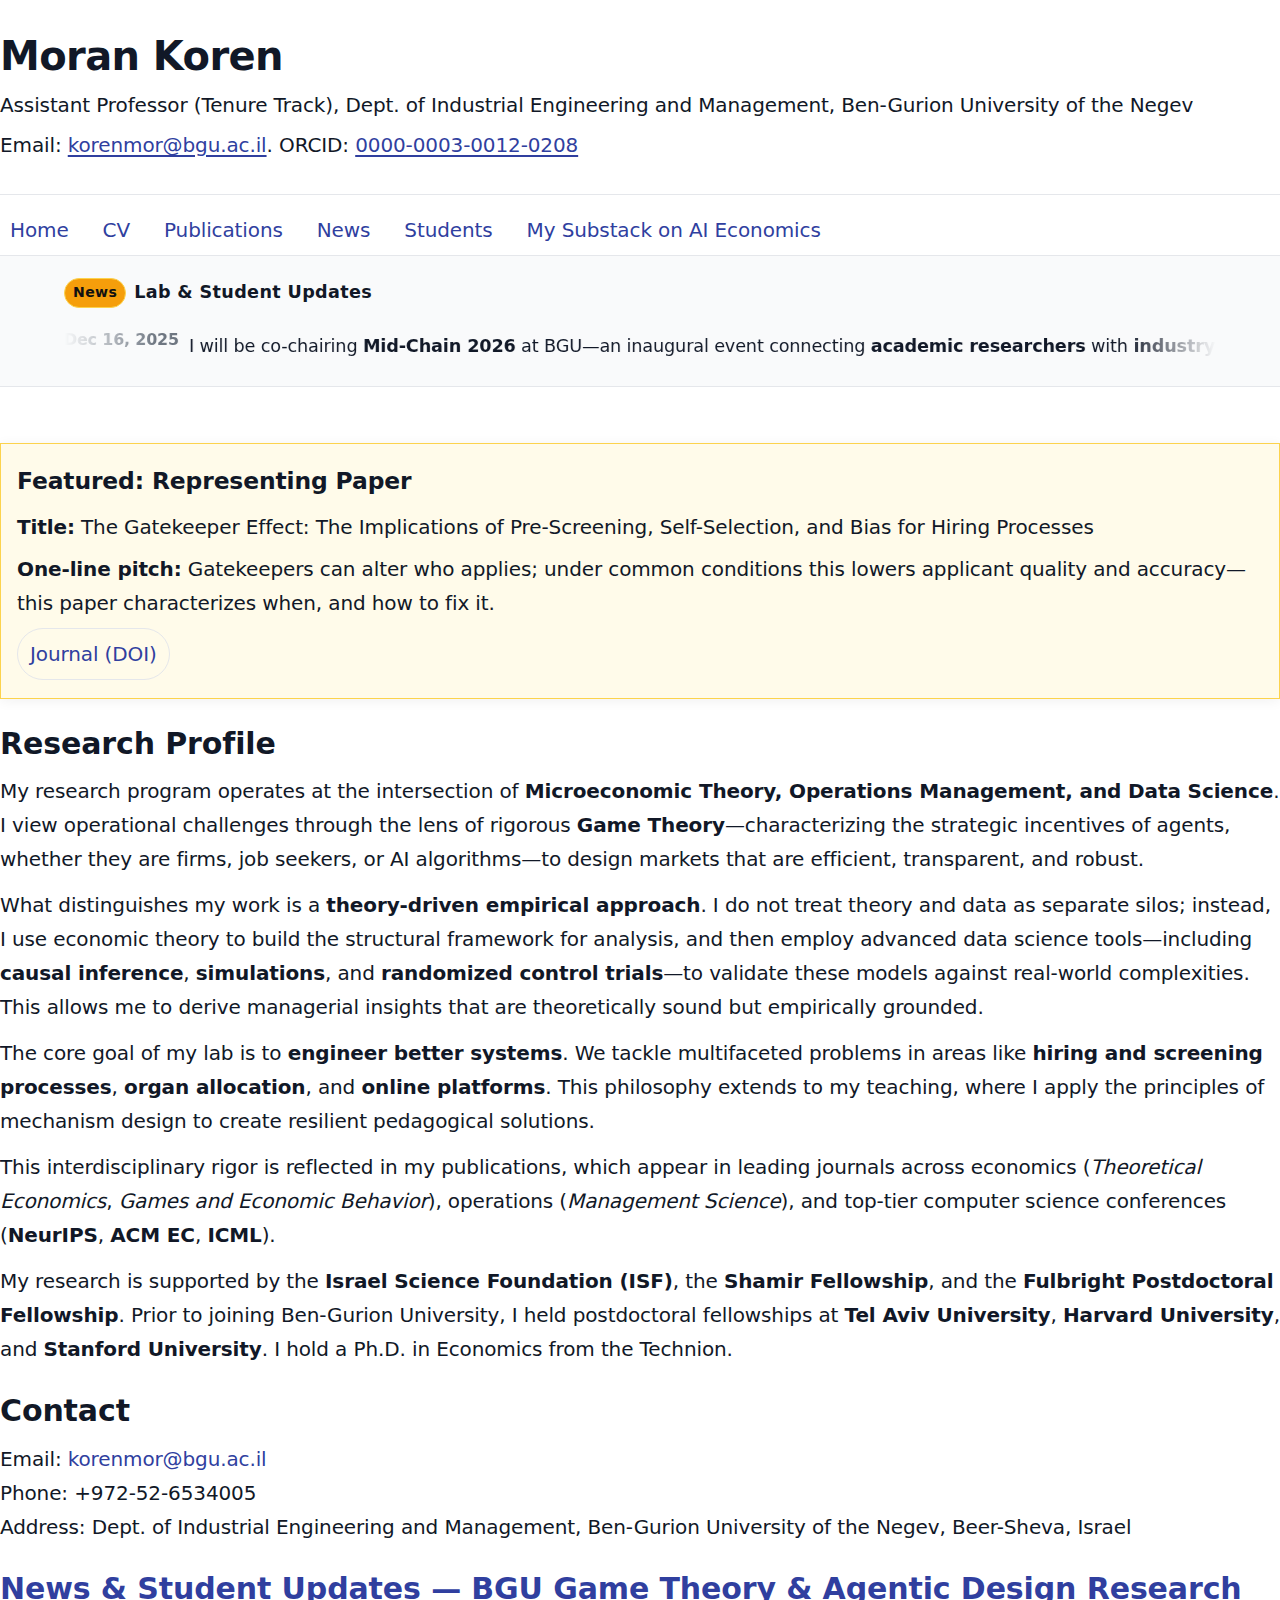
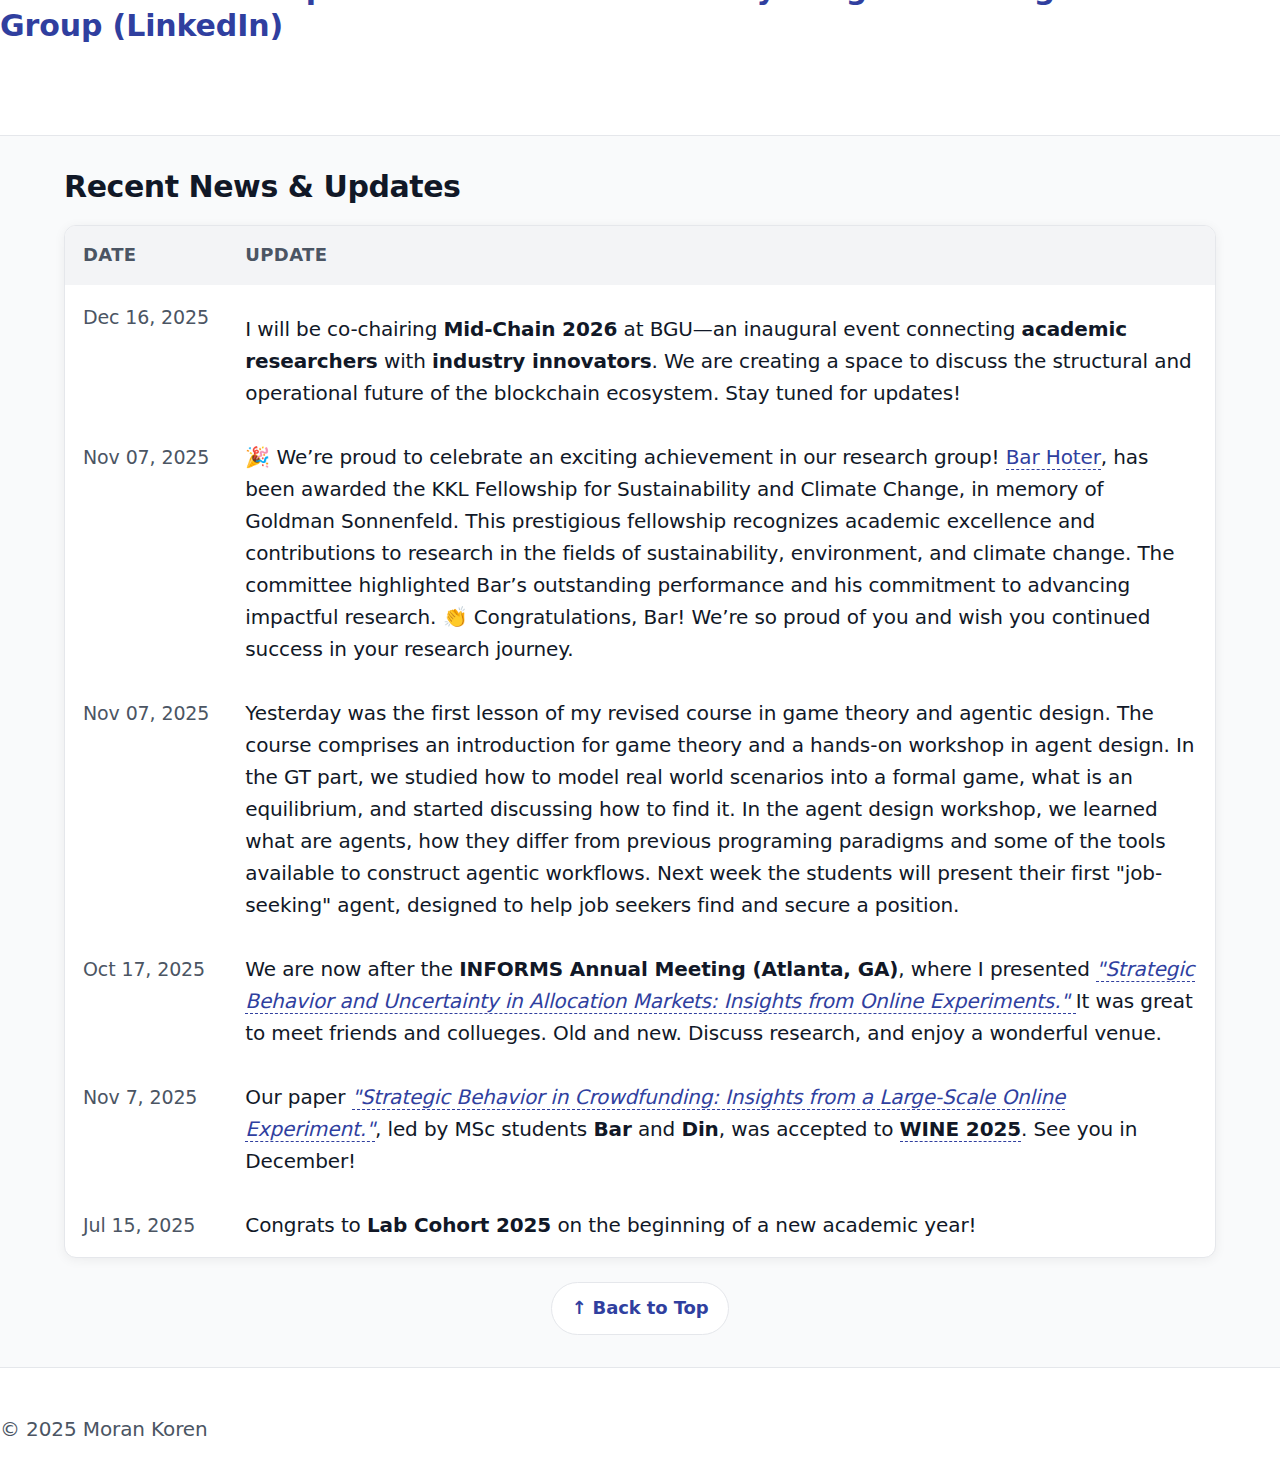
<file: index.html>
<!DOCTYPE html>
<html lang="en">
<head>
  <!-- Google tag (gtag.js) -->
  <script async src="https://www.googletagmanager.com/gtag/js?id=G-2VTLVLV9QM"></script>
  <script>
    window.dataLayer = window.dataLayer || [];
    function gtag(){dataLayer.push(arguments);}
    gtag('js', new Date());
    gtag('config', 'G-2VTLVLV9QM');
  </script>

  <meta charset="UTF-8" />
  <meta name="viewport" content="width=device-width, initial-scale=1.0"/>
  <title>Moran Koren – Academic Website</title>

  <!-- External stylesheet (optional; overridden where needed) -->
  <link rel="stylesheet" href="style.css">

  <style>
    :root{
      --bg: #ffffff;
      --text: #111827;
      --muted: #4b5563;
      --border: #e5e7eb;
      --brand: #303f9f;
      --accent: #f59e0b;
      --panel: #ffffff;
      --shadow: 0 2px 12px rgba(0,0,0,.06);
      --ticker-speed: 30s; /* baseline duration; JS will update */
    }

    html { font-size: clamp(18px, 1.05vw + 8px, 20px); scroll-behavior: smooth; }
    body {
      margin: 0;
      background: var(--bg);
      color: var(--text);
      font: 500 1rem/1.7 ui-sans-serif, system-ui, -apple-system, "Segoe UI",
            Roboto, Arial, "Apple Color Emoji", "Segoe UI Emoji";
      text-rendering: optimizeLegibility;
      -webkit-font-smoothing: antialiased;
      -moz-osx-font-smoothing: grayscale;
      min-height: 100svh;
      display: flex; flex-direction: column;
    }

    header, main, footer {
      width: 100%;
      margin: 0;
      padding: clamp(20px, 3vw, 32px) clamp(24px, 5vw, 80px);
      box-sizing: border-box;
    }

    header h1 { margin: 0 0 8px; font-weight: 800; letter-spacing: -0.015em; line-height: 1.2; }
    header p { margin: 6px 0; }
    header a { color: var(--brand); text-decoration: underline; text-underline-offset: 3px; }

    nav {
      width: 100%; margin: 0;
      padding: 10px clamp(24px, 5vw, 80px) 0;
      display: flex; flex-wrap: wrap; gap: 14px;
      border-top: 1px solid var(--border);
      box-sizing: border-box;
    }
    nav a { color: var(--brand); text-decoration: none; padding: 8px 10px; border-radius: 10px; }
    nav a:hover { background: #f9fafb; text-decoration: underline; text-underline-offset: 3px; }

    main section { margin: 26px 0; }
    h2 { margin: 0 0 10px; line-height: 1.25; }

    .jmp-hero {
      background: #fffbea;
      border: 1px solid #fcd34d;
      border-radius: 12px;
      padding: 18px 16px;
      box-shadow: var(--shadow);
      margin: 24px 0;
      max-width: none;
    }
    .jmp-hero h3 { margin: 0 0 8px; }
    .jmp-hero p { margin: 8px 0; }
    .jmp-links a {
      display: inline-block; margin-right: 10px;
      text-decoration: none; padding: 8px 12px;
      border-radius: 999px; border: 1px solid var(--border);
      color: var(--brand);
    }
    .jmp-links a:hover { text-decoration: underline; text-underline-offset: 3px; }

    a { color: var(--brand); }
    p { margin: 12px 0; }

    /* ======== News reel ======== */
    .news-reel {
      background: #f9fafb;
      border-top: 1px solid var(--border);
      border-bottom: 1px solid var(--border);
      margin: 0;
    }
    .news-reel .inner {
      padding: 10px clamp(24px, 5vw, 80px);
      display: grid; gap: 8px;
    }
    .news-reel .label {
      font-weight: 700; letter-spacing: .02em;
      display: inline-flex; align-items: center; gap: 8px;
    }
    .badge-new {
      font-size: .8em; font-weight: 700; background: var(--accent);
      color: #111; border: 1px solid #fcd34d; padding: 2px 8px; border-radius: 999px;
    }

    .news-ticker {
      overflow: hidden; position: relative;
      min-height: 2.2em;
      white-space: nowrap;
    }
    @supports (mask-image: linear-gradient(to right, black, black)) or (-webkit-mask-image: linear-gradient(to right, black, black)) {
      .news-ticker {
        mask-image: linear-gradient(to right, transparent, black 8%, black 92%, transparent);
        -webkit-mask-image: linear-gradient(to right, transparent, black 8%, black 92%, transparent);
      }
    }

    .news-track {
      display: inline-flex; gap: 28px; align-items: center;
      will-change: transform;
      /* Baseline animation so it moves immediately; JS only tweaks duration */
      animation: mkTicker var(--ticker-speed) linear infinite;
    }
    .news-item { display: inline-flex; align-items: center; gap: 10px; }
    .news-item time { font-size: .9em; color: var(--muted); }
    .news-item a { color: var(--brand); text-decoration: none; border-bottom: 1px dashed var(--brand); }
    .news-item a:hover { text-decoration: underline; text-underline-offset: 3px; }

    /* Unique keyframes: we duplicate items once; -50% loops seamlessly */
    @keyframes mkTicker {
      from { transform: translateX(0); }
      to   { transform: translateX(-50%); }
    }

    .news-ticker:hover .news-track { animation-play-state: paused; }

    @media (prefers-reduced-motion: reduce) {
      .news-track { animation: none !important; transform: none !important; }
    }

    /* ======== News Table Section ======== */
    .news-table-section {
      background: #f9fafb;
      border-top: 1px solid var(--border);
      padding: 32px clamp(24px, 5vw, 80px);
      margin-top: 32px;
    }

    .news-table-section h2 {
      margin: 0 0 20px;
      font-weight: 700;
      letter-spacing: -0.015em;
    }

    .news-table {
      width: 100%;
      border-collapse: separate;
      border-spacing: 0;
      background: var(--panel);
      border: 1px solid var(--border);
      border-radius: 12px;
      overflow: hidden;
      box-shadow: var(--shadow);
    }

    .news-table thead {
      background: #f3f4f6;
      border-bottom: 2px solid var(--border);
    }

    .news-table th {
      text-align: left;
      padding: 14px 18px;
      font-weight: 700;
      font-size: 0.9em;
      letter-spacing: 0.02em;
      color: var(--muted);
      text-transform: uppercase;
    }

    .news-table tbody tr {
      border-bottom: 1px solid var(--border);
      transition: background 0.15s ease;
    }

    .news-table tbody tr:last-child {
      border-bottom: none;
    }

    .news-table tbody tr:hover {
      background: #f9fafb;
    }

    .news-table td {
      padding: 16px 18px;
      vertical-align: top;
    }

    .news-table .date-cell {
      white-space: nowrap;
      color: var(--muted);
      font-size: 0.95em;
      width: 140px;
    }

    .news-table .content-cell {
      line-height: 1.6;
    }

    .news-table .content-cell strong {
      color: var(--text);
      font-weight: 700;
    }

    .news-table .content-cell a {
      color: var(--brand);
      text-decoration: none;
      border-bottom: 1px dashed var(--brand);
    }

    .news-table .content-cell a:hover {
      text-decoration: underline;
      text-underline-offset: 3px;
    }

    .back-to-top {
      margin-top: 24px;
      text-align: center;
    }

    .back-to-top a {
      color: var(--brand);
      text-decoration: none;
      padding: 10px 20px;
      border: 1px solid var(--border);
      border-radius: 999px;
      display: inline-block;
      font-size: 0.9em;
      transition: background 0.15s ease;
    }

    .back-to-top a:hover {
      background: #f3f4f6;
      text-decoration: none;
    }

    .sr-only {
      position: absolute !important;
      width: 1px; height: 1px;
      padding: 0; margin: -1px; overflow: hidden;
      clip: rect(0,0,0,0); white-space: nowrap; border: 0;
    }

    footer {
      color: var(--muted);
      border-top: 1px solid var(--border);
      margin-top: 28px;
      padding-bottom: 32px;
    }

    @media (max-width: 640px){
      nav { gap: 10px; padding: 8px clamp(16px, 4vw, 24px) 0; }
      header, main, footer { padding: clamp(16px, 2vw, 20px) clamp(16px, 4vw, 24px); }
      .news-reel .inner { padding: 10px clamp(16px, 4vw, 24px); }
      .news-table-section { padding: 24px clamp(16px, 4vw, 24px); }
      .news-table th, .news-table td { padding: 12px 14px; }
      .news-table .date-cell { display: block; margin-bottom: 8px; width: auto; }
    }
    @media (min-width: 641px) and (max-width: 1024px) {
      header, main, footer { padding: clamp(20px, 2.5vw, 28px) clamp(32px, 6vw, 64px); }
      nav { padding: 10px clamp(32px, 6vw, 64px) 0; }
      .news-reel .inner { padding: 10px clamp(32px, 6vw, 64px); }
      .news-table-section { padding: 28px clamp(32px, 6vw, 64px); }
    }
    @media (min-width: 1400px) {
      header, main, footer { padding: 32px 120px; }
      nav { padding: 10px 120px 0; }
      .news-reel .inner { padding: 10px 120px; }
      .news-table-section { padding: 32px 120px; }
    }

    header, nav, main, footer { padding-inline: 0 !important; width: 100%; margin: 0; box-sizing: border-box; }
    main { flex: 1 1 auto; }
    .jmp-hero { border-radius: 0; margin-left: 0; margin-right: 0; }
    .container, .wrapper, .content, .page, .site, .main {
      max-width: none !important; margin: 0 !important; padding-inline: 0 !important;
    }
  </style>
</head>
<body id="top">
  <header>
    <h1>Moran Koren</h1>
    <p>Assistant Professor (Tenure Track), Dept. of Industrial Engineering and Management, Ben-Gurion University of the Negev</p>
    <p>Email: <a href="mailto:korenmor@bgu.ac.il">korenmor@bgu.ac.il</a>. ORCID:
      <a href="https://orcid.org/0000-0003-0012-0208" target="_blank" rel="noopener">0000-0003-0012-0208</a>
    </p>
  </header>

  <nav aria-label="Primary">
    <a href="index.html">Home</a>
    <a href="cv.html">CV</a>
    <a href="publications.html">Publications</a>
    <a href="#news-table-section">News</a>
    <a href="students.html">Students</a>
    <a href="https://agenticdesigneconai.substack.com/?utm_campaign=homepage" target="_blank" rel="noopener">My Substack on AI Economics</a>
  </nav>

  <!-- NEWS REEL (ticker will be populated from table) -->
  <section class="news-reel" aria-labelledby="news-reel-title">
    <div class="inner">
      <h3 id="news-reel-title" class="label">
        <span class="badge-new">News</span> Lab & Student Updates
      </h3>

      <div class="news-ticker" aria-live="polite" aria-label="Latest news items auto-scrolling. Hover to pause.">
        <div class="news-track">
          <!-- Will be populated from the news table by JavaScript -->
        </div>
      </div>

      <p class="sr-only">Tip: Hover over the news line to pause scrolling.</p>
    </div>
  </section>

  <script>
    (function () {
      const TICKER_SEL = '.news-ticker';
      const TRACK_SEL  = '.news-track';
      const TABLE_SEL  = '#news-table';

      function populateTickerFromTable() {
        const track = document.querySelector(TRACK_SEL);
        const table = document.querySelector(TABLE_SEL);
        
        if (!track || !table) return;
        
        // Clear existing items
        track.innerHTML = '';
        
        // Get all rows from tbody
        const rows = table.querySelectorAll('tbody tr');
        
        rows.forEach(row => {
          const dateCell = row.querySelector('.date-cell');
          const contentCell = row.querySelector('.content-cell');
          
          if (dateCell && contentCell) {
            const newsItem = document.createElement('span');
            newsItem.className = 'news-item';
            
            // Clone the content to preserve links and formatting
            const dateTime = dateCell.getAttribute('data-datetime') || '';
            const dateText = dateCell.textContent.trim();
            const contentHTML = contentCell.innerHTML;
            
            newsItem.innerHTML = `
              <time datetime="${dateTime}">${dateText}</time>
              ${contentHTML}
            `;
            
            track.appendChild(newsItem);
          }
        });
      }

      function duplicateOnce(track) {
        if (track.dataset.mkCloned) return;
        const originals = Array.from(track.children);
        const frag = document.createDocumentFragment();
        originals.forEach(node => frag.appendChild(node.cloneNode(true)));
        track.appendChild(frag);
        track.dataset.mkCloned = '1';
      }

      function setDuration(track) {
        // Sum width of the FIRST HALF (originals) only
        const halfCount = Math.floor(track.children.length / 2);
        let w = 0;
        for (let i = 0; i < halfCount; i++) {
          w += track.children[i].getBoundingClientRect().width;
        }
        if (w > 0) {
          const pxPerSec = 120; // lower = slower
          const duration = Math.max(14, Math.round(w / pxPerSec));
          // Update via CSS variable so the baseline animation keeps running
          track.style.setProperty('--ticker-speed', duration + 's');
        }
      }

      function initTicker() {
        const ticker = document.querySelector(TICKER_SEL);
        const track  = ticker && ticker.querySelector(TRACK_SEL);
        if (!ticker || !track) return;

        // Populate ticker from table
        populateTickerFromTable();

        // Respect reduced motion
        if (window.matchMedia && window.matchMedia('(prefers-reduced-motion: reduce)').matches) {
          track.style.animation = 'none';
          track.style.transform = 'none';
          return;
        }

        duplicateOnce(track);
        // Measure now and again shortly after (to cover late font/layout settles)
        setDuration(track);
        setTimeout(() => setDuration(track), 500);
        setTimeout(() => setDuration(track), 2000);
      }

      // Start ASAP on DOM ready (no waiting on fonts)
      if (document.readyState === 'loading') {
        document.addEventListener('DOMContentLoaded', initTicker, { once: true });
      } else {
        initTicker();
      }

      // Recalc on visibility/resize/orientation/content changes
      document.addEventListener('visibilitychange', () => { if (!document.hidden) initTicker(); });
      window.addEventListener('resize', initTicker);
      window.addEventListener('orientationchange', initTicker);

      // Optional: if you dynamically add/remove news items later
      const mo = new MutationObserver(initTicker);
      const target = document.querySelector(TABLE_SEL);
      if (target) mo.observe(target, { childList: true, subtree: true });
    })();
  </script>

  <main>
    <section class="jmp-hero" aria-labelledby="jmp-title">
      <h3 id="jmp-title">Featured: Representing Paper</h3>
      <p><strong>Title:</strong> The Gatekeeper Effect: The Implications of Pre-Screening, Self-Selection, and Bias for Hiring Processes</p>
      <p><strong>One-line pitch:</strong> Gatekeepers can alter who applies; under common conditions this lowers applicant quality and accuracy—this paper characterizes when, and how to fix it.</p>
      <div class="jmp-links">
        <a href="https://doi.org/10.1287/mnsc.2021.03918" target="_blank" rel="noopener">Journal (DOI)</a>
      </div>
    </section>

    <section aria-labelledby="research-profile">
      <h2 id="research-profile">Research Profile</h2>
     <p>
    My research program operates at the intersection of <strong>Microeconomic Theory, Operations Management, and Data Science</strong>. 
    I view operational challenges through the lens of rigorous <strong>Game Theory</strong>—characterizing the strategic incentives of agents, 
    whether they are firms, job seekers, or AI algorithms—to design markets that are efficient, transparent, and robust.
  </p>

  <p>
    What distinguishes my work is a <strong>theory-driven empirical approach</strong>. 
    I do not treat theory and data as separate silos; instead, I use economic theory to build the structural framework for analysis, 
    and then employ advanced data science tools—including <strong>causal inference</strong>, <strong>simulations</strong>, 
    and <strong>randomized control trials</strong>—to validate these models against real-world complexities. 
    This allows me to derive managerial insights that are theoretically sound but empirically grounded.
  </p>

  <p>
    The core goal of my lab is to <strong>engineer better systems</strong>. We tackle multifaceted problems in areas like 
    <strong>hiring and screening processes</strong>, <strong>organ allocation</strong>, and <strong>online platforms</strong>. 
    This philosophy extends to my teaching, where I apply the principles of mechanism design to create resilient pedagogical solutions.
  </p>

  <p>
    This interdisciplinary rigor is reflected in my publications, which appear in leading journals across economics 
    (<em>Theoretical Economics</em>, <em>Games and Economic Behavior</em>), operations (<em>Management Science</em>), 
    and top-tier computer science conferences (<strong>NeurIPS</strong>, <strong>ACM EC</strong>, <strong>ICML</strong>).
  </p>

  <p>
    My research is supported by the <strong>Israel Science Foundation (ISF)</strong>, the <strong>Shamir Fellowship</strong>, 
    and the <strong>Fulbright Postdoctoral Fellowship</strong>. Prior to joining Ben-Gurion University, I held postdoctoral fellowships at 
    <strong>Tel Aviv University</strong>, <strong>Harvard University</strong>, and <strong>Stanford University</strong>. 
    I hold a Ph.D. in Economics from the Technion.
  </p>
    </section>

    <section aria-labelledby="contact">
      <h2 id="contact">Contact</h2>
      <p>
        Email: <a href="mailto:korenmor@bgu.ac.il">korenmor@bgu.ac.il</a><br>
        Phone: +972-52-6534005<br>
        Address: Dept. of Industrial Engineering and Management, Ben-Gurion University of the Negev, Beer-Sheva, Israel
      </p>
    </section>

    <section aria-labelledby="news-updates">
      <h2 id="news-updates">
        <a href="https://tinyurl.com/gtg2025" target="_blank" rel="noopener">
          News & Student Updates — BGU Game Theory & Agentic Design Research Group (LinkedIn)
        </a>
      </h2>
    </section>
  </main>

  <!-- NEWS TABLE SECTION -->
  <section class="news-table-section" id="news-table-section" aria-labelledby="news-table-title">
    <h2 id="news-table-title">Recent News & Updates</h2>
    <table class="news-table" id="news-table">
      <thead>
        <tr>
          <th scope="col">Date</th>
          <th scope="col">Update</th>
        </tr>
      </thead>
      <tbody>
                <tr>
          <td class="date-cell" data-datetime="2025-12-16">Dec 16, 2025</td>
          <td class="content-cell">
        <p>
    I will be co-chairing <strong>Mid-Chain 2026</strong> at BGU—an inaugural event connecting 
    <strong>academic researchers</strong> with <strong>industry innovators</strong>. 
    We are creating a space to discuss the structural and operational future of the blockchain ecosystem. 
    Stay tuned for updates!
  </p>
                     </td>
        </tr>
        <tr>
          <td class="date-cell" data-datetime="2025-11-07">Nov 07, 2025</td>
          <td class="content-cell">
            🎉 We’re proud to celebrate an exciting achievement in our research group!
            <a href="https://www.linkedin.com/in/barhoter/">Bar Hoter</a>, has been awarded the KKL Fellowship for Sustainability and Climate Change, in memory of Goldman Sonnenfeld.
              This prestigious fellowship recognizes academic excellence and contributions to research in the fields of sustainability, environment, and climate change.
               The committee highlighted Bar’s outstanding performance and his commitment to advancing impactful research.
                👏 Congratulations, Bar! We’re so proud of you and wish you continued success in your research journey.
          </td>
        </tr>
          <tr>
          <td class="date-cell" data-datetime="2025-11-07">Nov 07, 2025</td>
          <td class="content-cell">
            Yesterday was the first lesson of my revised course in game theory and agentic design. The course comprises an introduction for game theory and a hands-on workshop in agent design. In the GT part, we studied how to model real world scenarios into a formal game, what is an equilibrium, and started discussing how to find it.
            In the agent design workshop, we learned what are agents, how they differ from previous programing paradigms and some of the tools available to construct agentic workflows. Next week the students will present their first "job-seeking" agent, designed to help job seekers find and secure a position.
          </td>
        </tr>
        <tr>
          <td class="date-cell" data-datetime="2025-11-07">Oct 17, 2025</td>
          <td class="content-cell">
            We are now after the <strong>INFORMS Annual Meeting (Atlanta, GA)</strong>, where I presented
            <a href="https://submissions.mirasmart.com/InformsAnnual2025/Itinerary/PresentationDetail.aspx?evdid=480" target="_blank" rel="noopener">
              <em>"Strategic Behavior and Uncertainty in Allocation Markets: Insights from Online Experiments."</em>
            </a>
            It was great to meet friends and collueges. Old and new. Discuss research, and enjoy a wonderful venue. 
          </td>
        </tr>
        <tr>
          <td class="date-cell" data-datetime="2025-09-30">Nov 7, 2025</td>
          <td class="content-cell">
            Our paper <em><a href="https://arxiv.org/abs/2510.14872" target="_blank" rel="noopener">"Strategic Behavior in Crowdfunding: Insights from a Large-Scale Online Experiment."</a></em>,
            led by MSc students <strong>Bar</strong> and <strong>Din</strong>, was accepted to
            <a href="https://wine2025.cs.rutgers.edu/" target="_blank" rel="noopener"><strong>WINE 2025</strong></a>. See you in December!
          </td>
        </tr>
        <tr>
          <td class="date-cell" data-datetime="2025-07-15">Jul 15, 2025</td>
          <td class="content-cell">
            Congrats to <strong>Lab Cohort 2025</strong> on the beginning of a new academic year!
          </td>
        </tr>
      </tbody>
    </table>
    <div class="back-to-top">
      <a href="#top">↑ Back to Top</a>
    </div>
  </section>

  <footer>
    <p>&copy; 2025 Moran Koren</p>
  </footer>
</body>
</html>
</file>
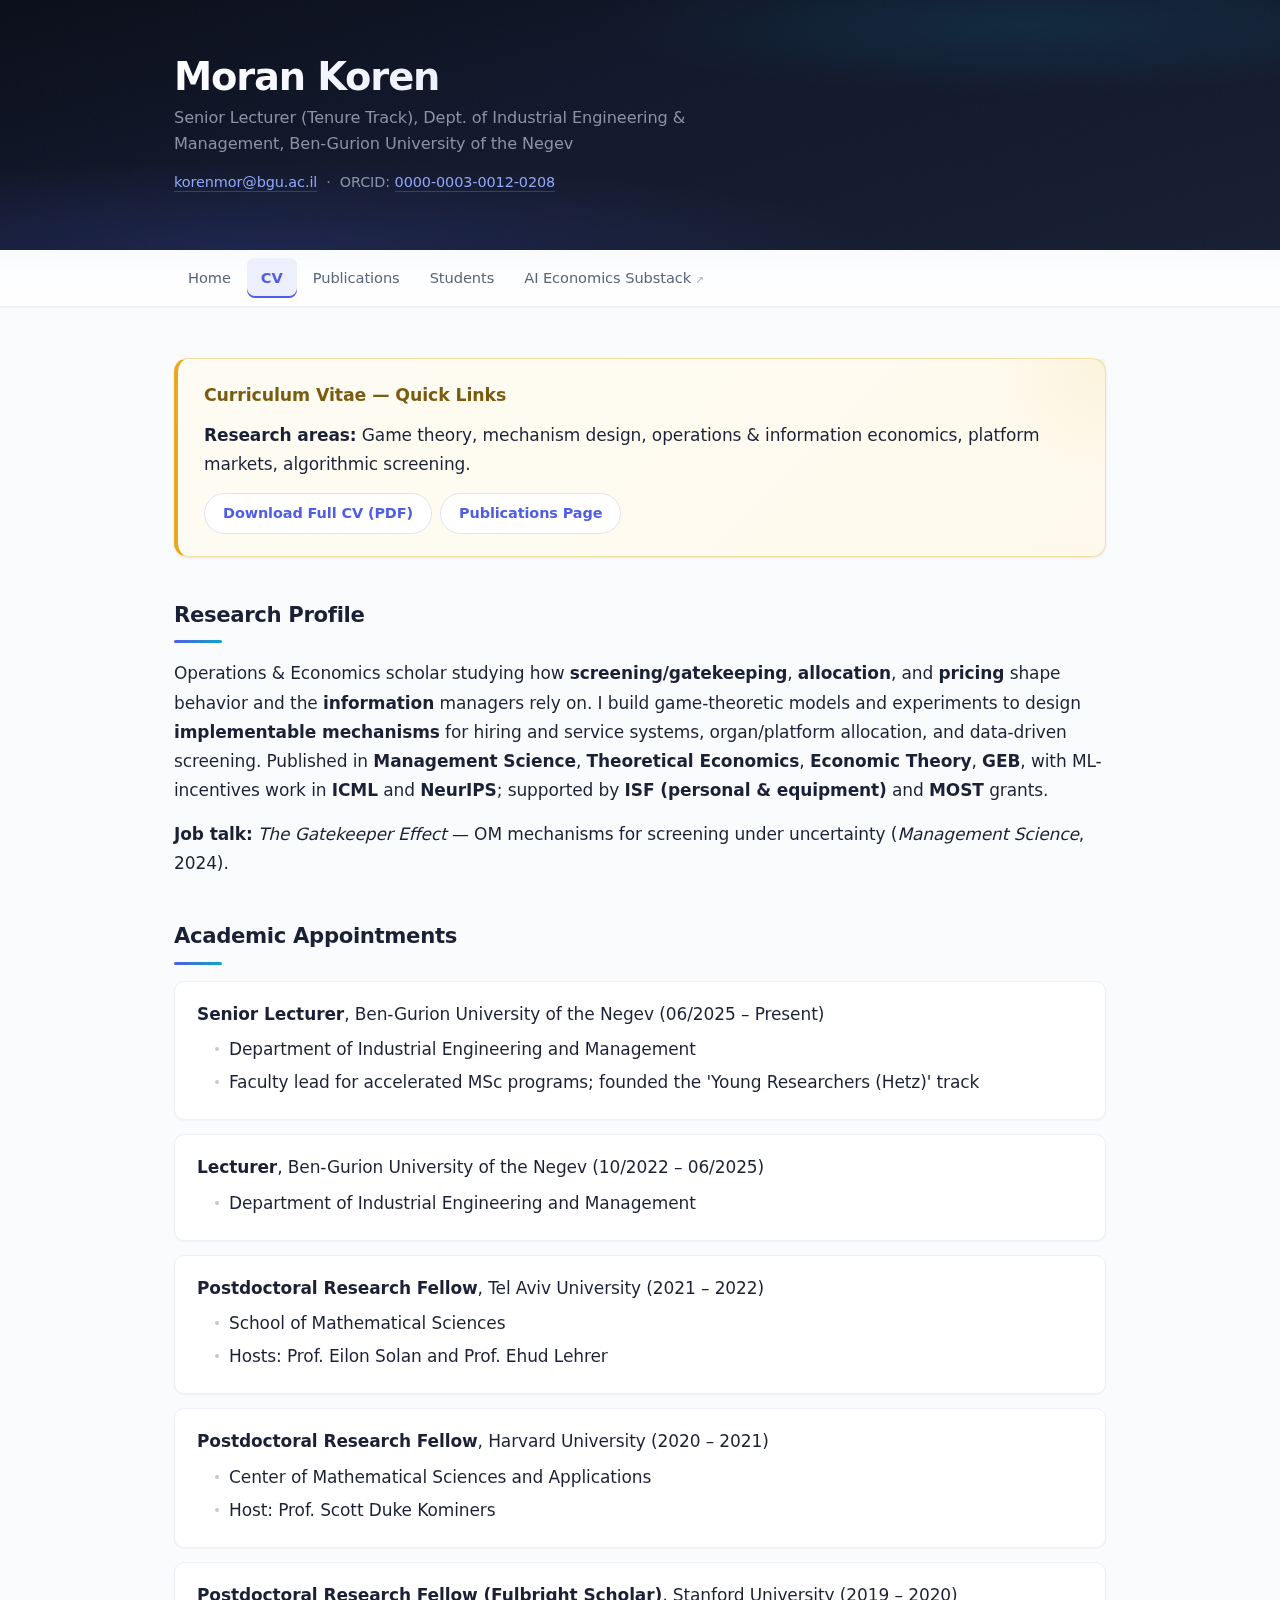
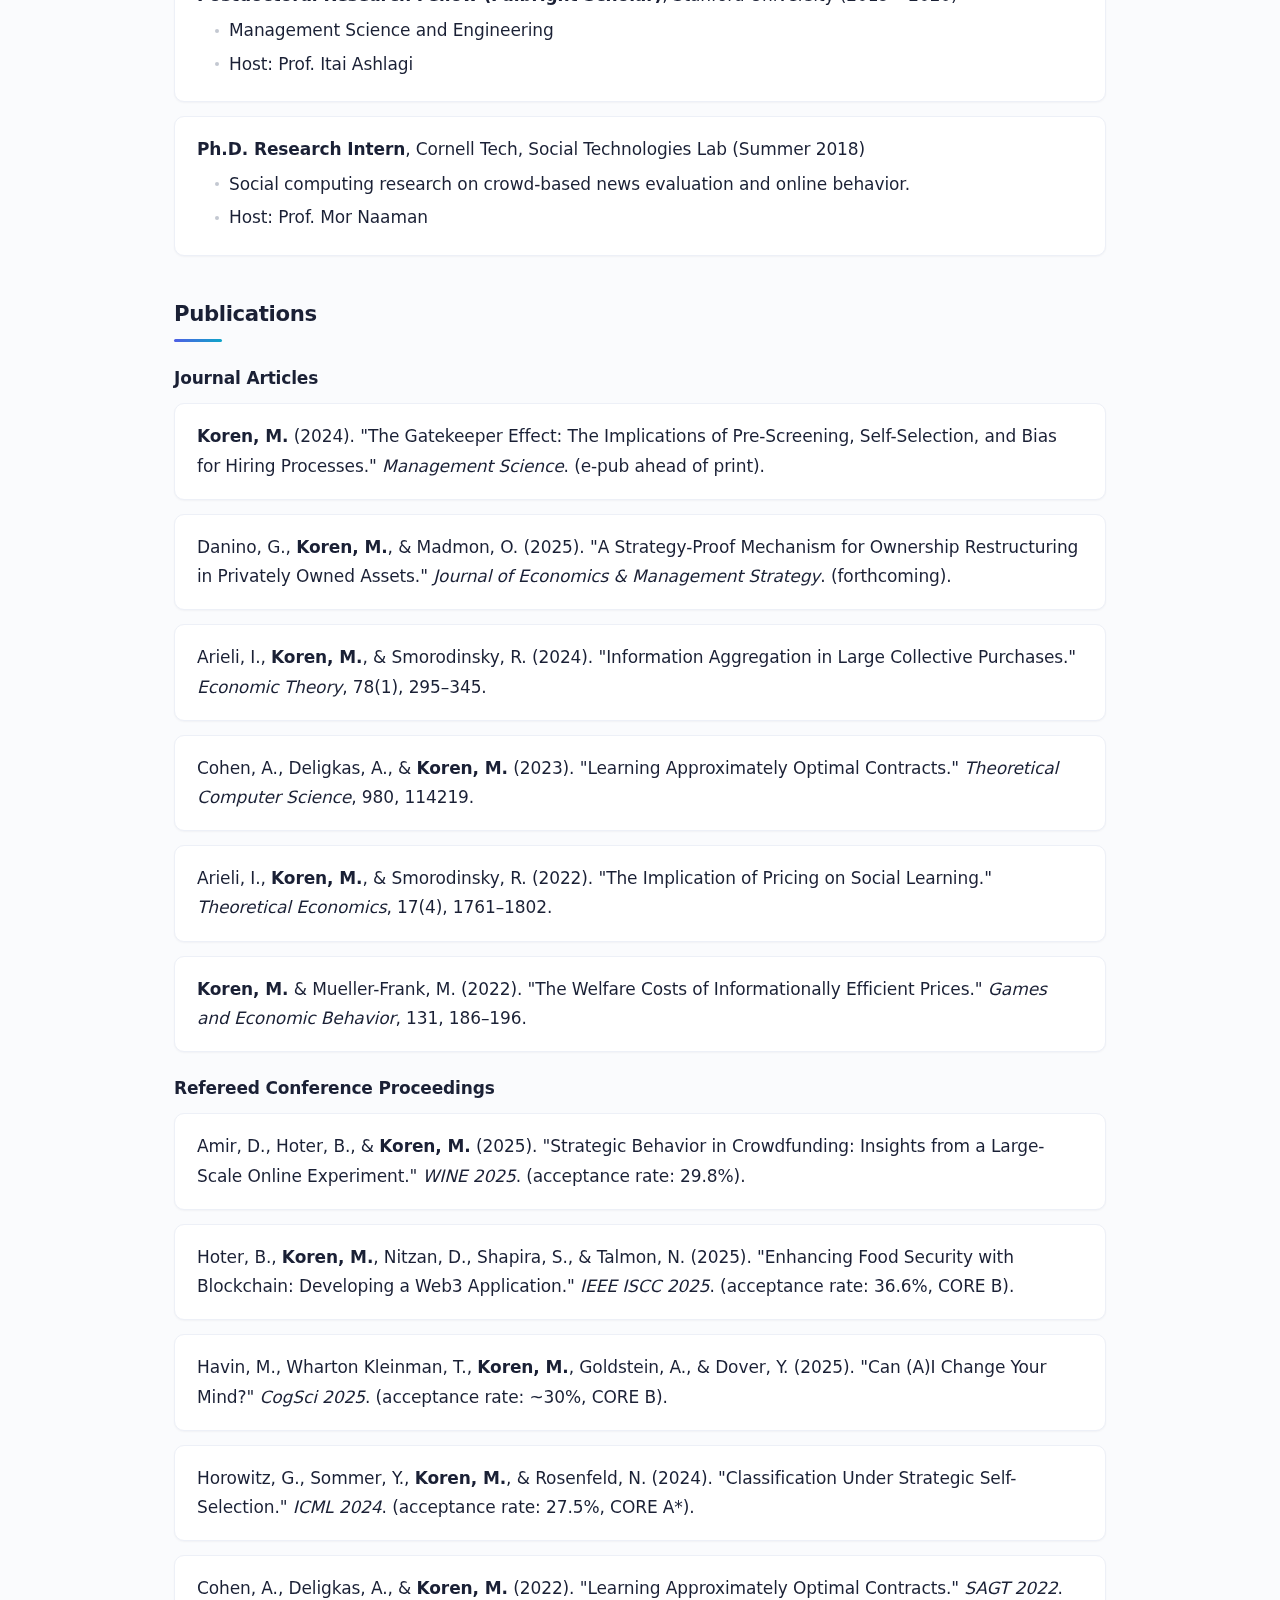
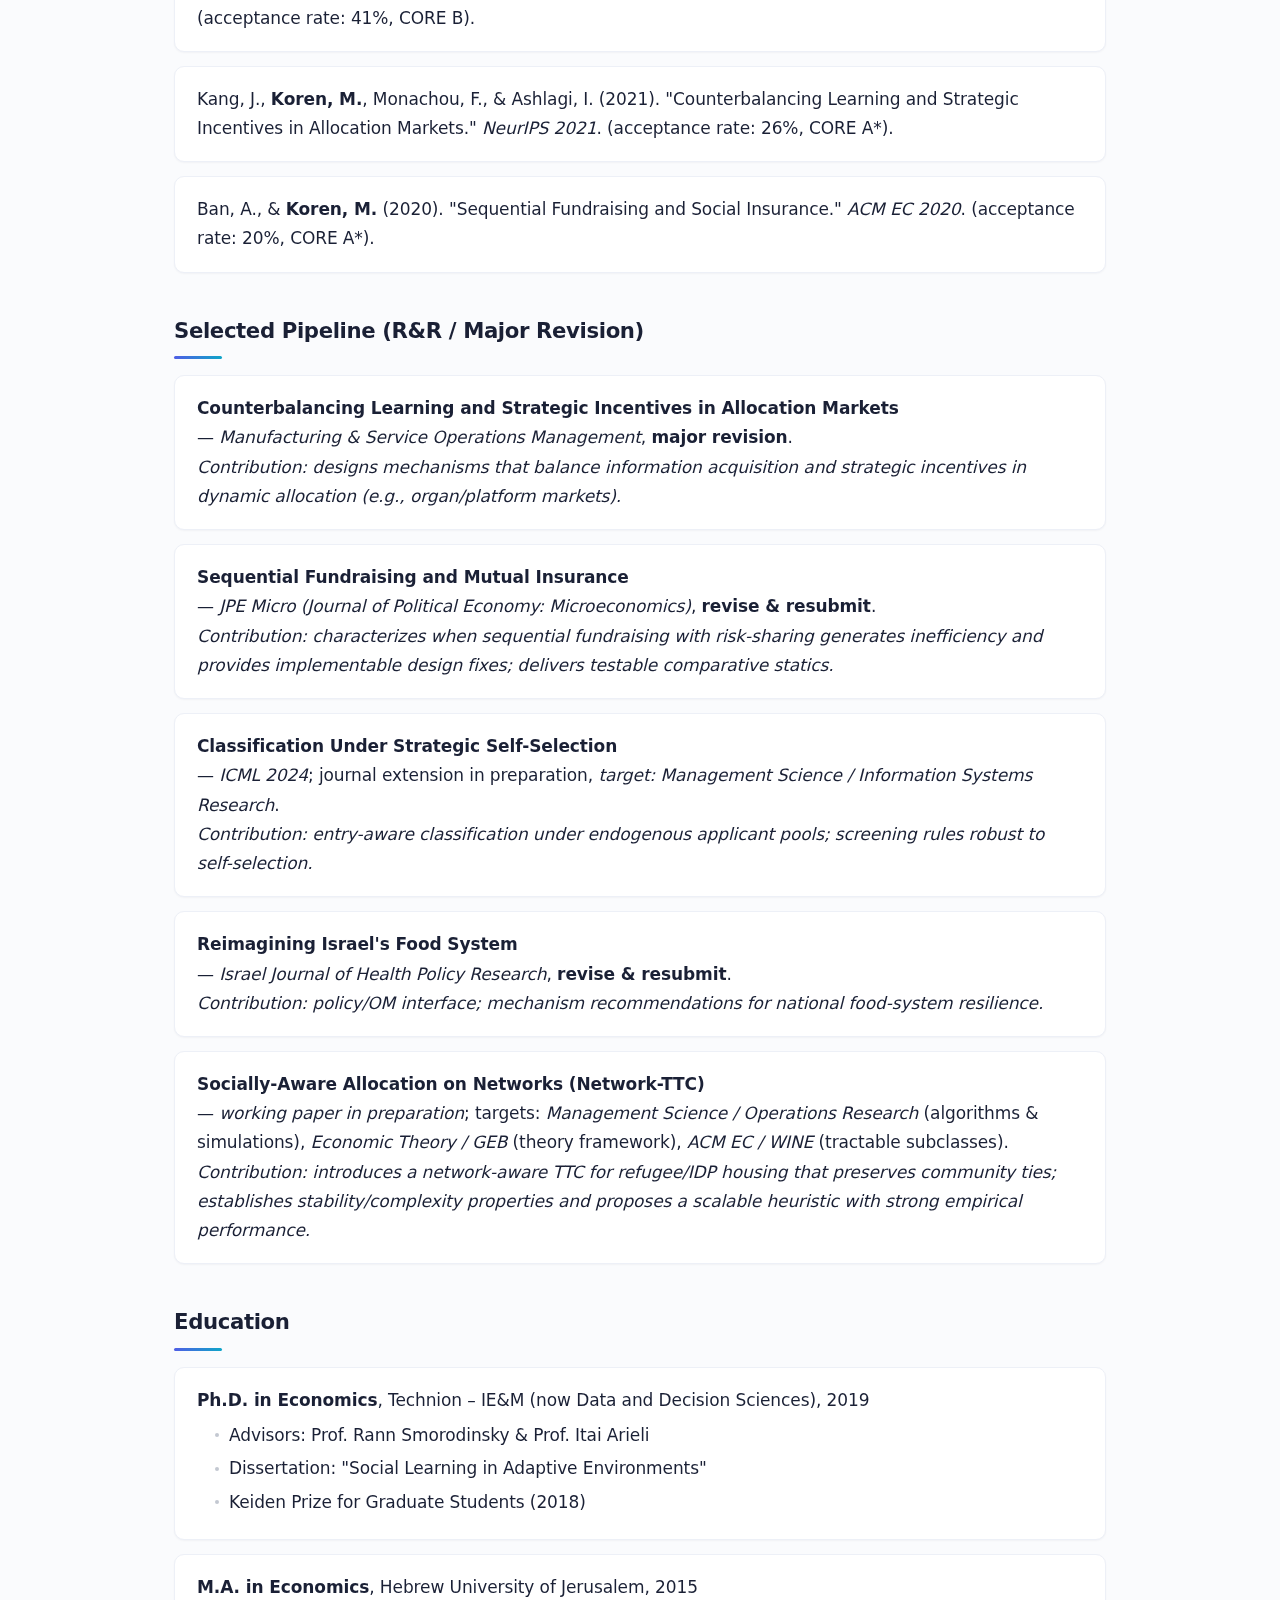
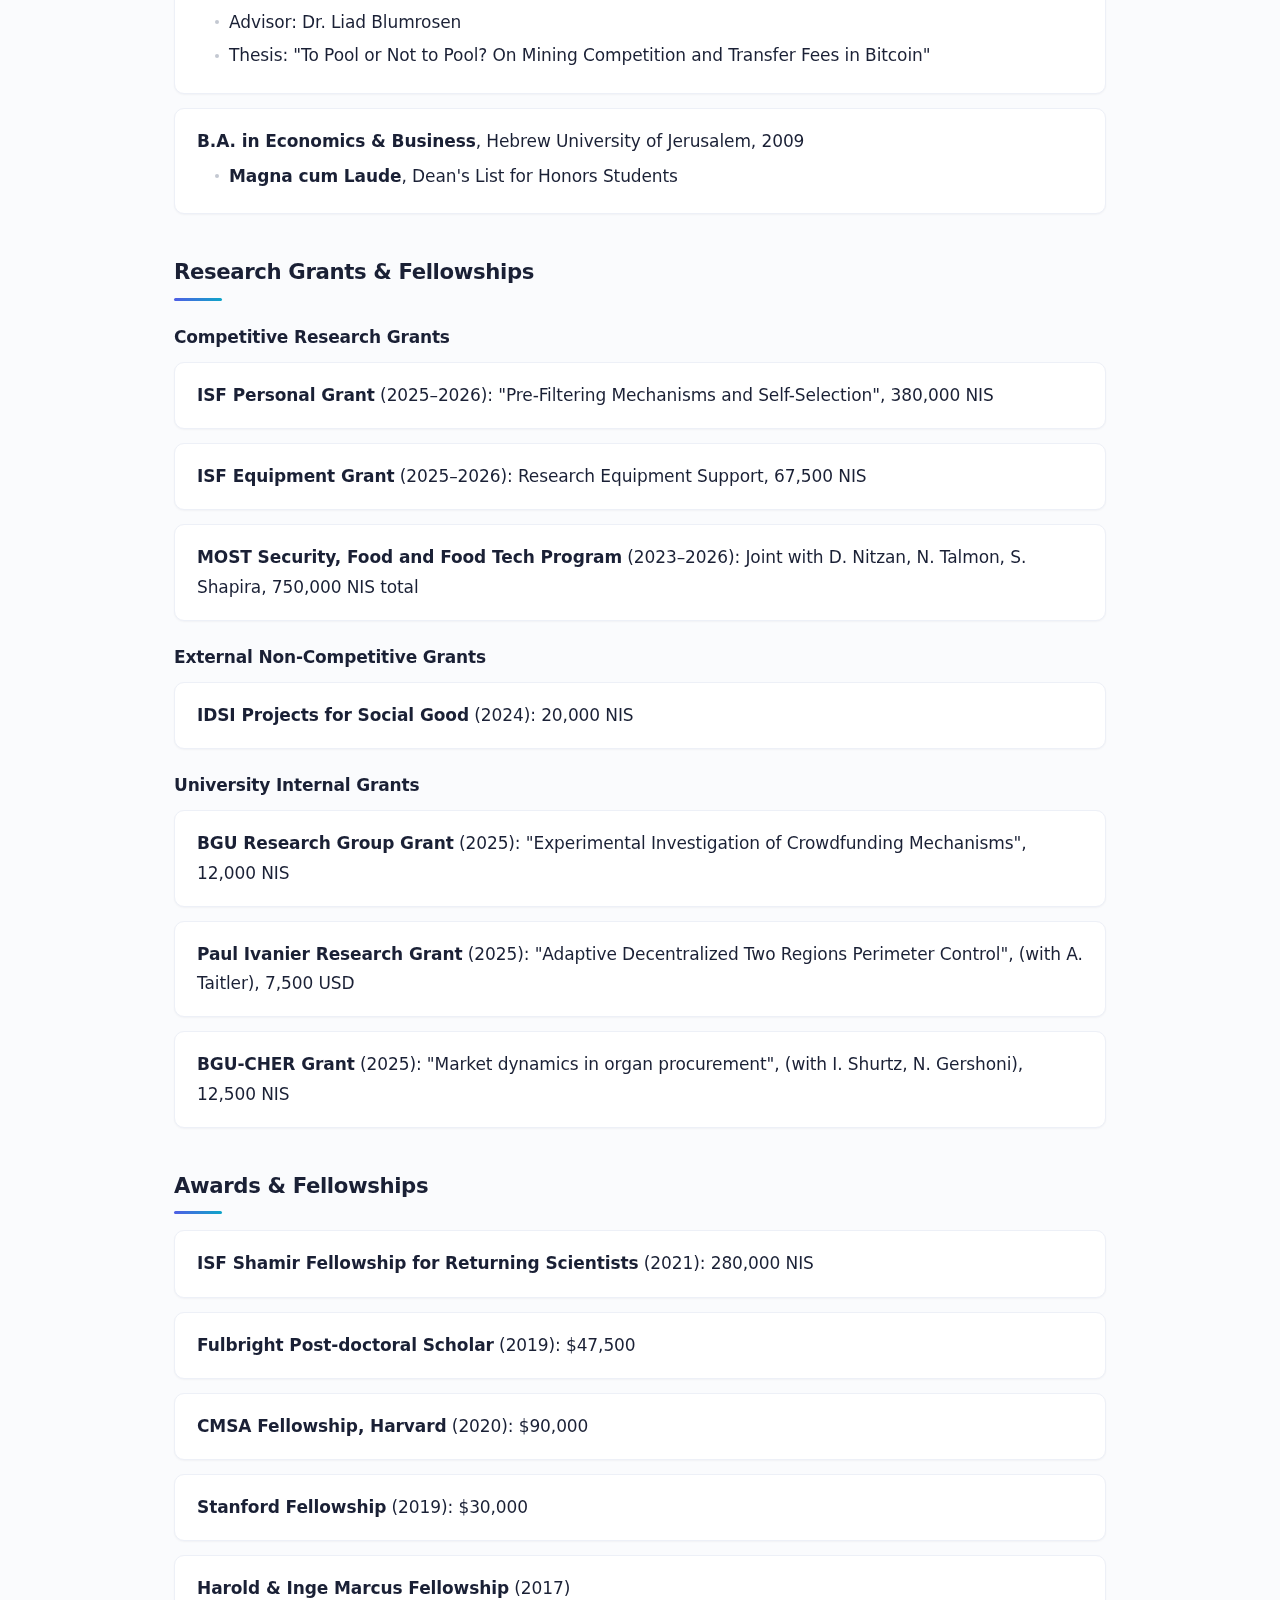
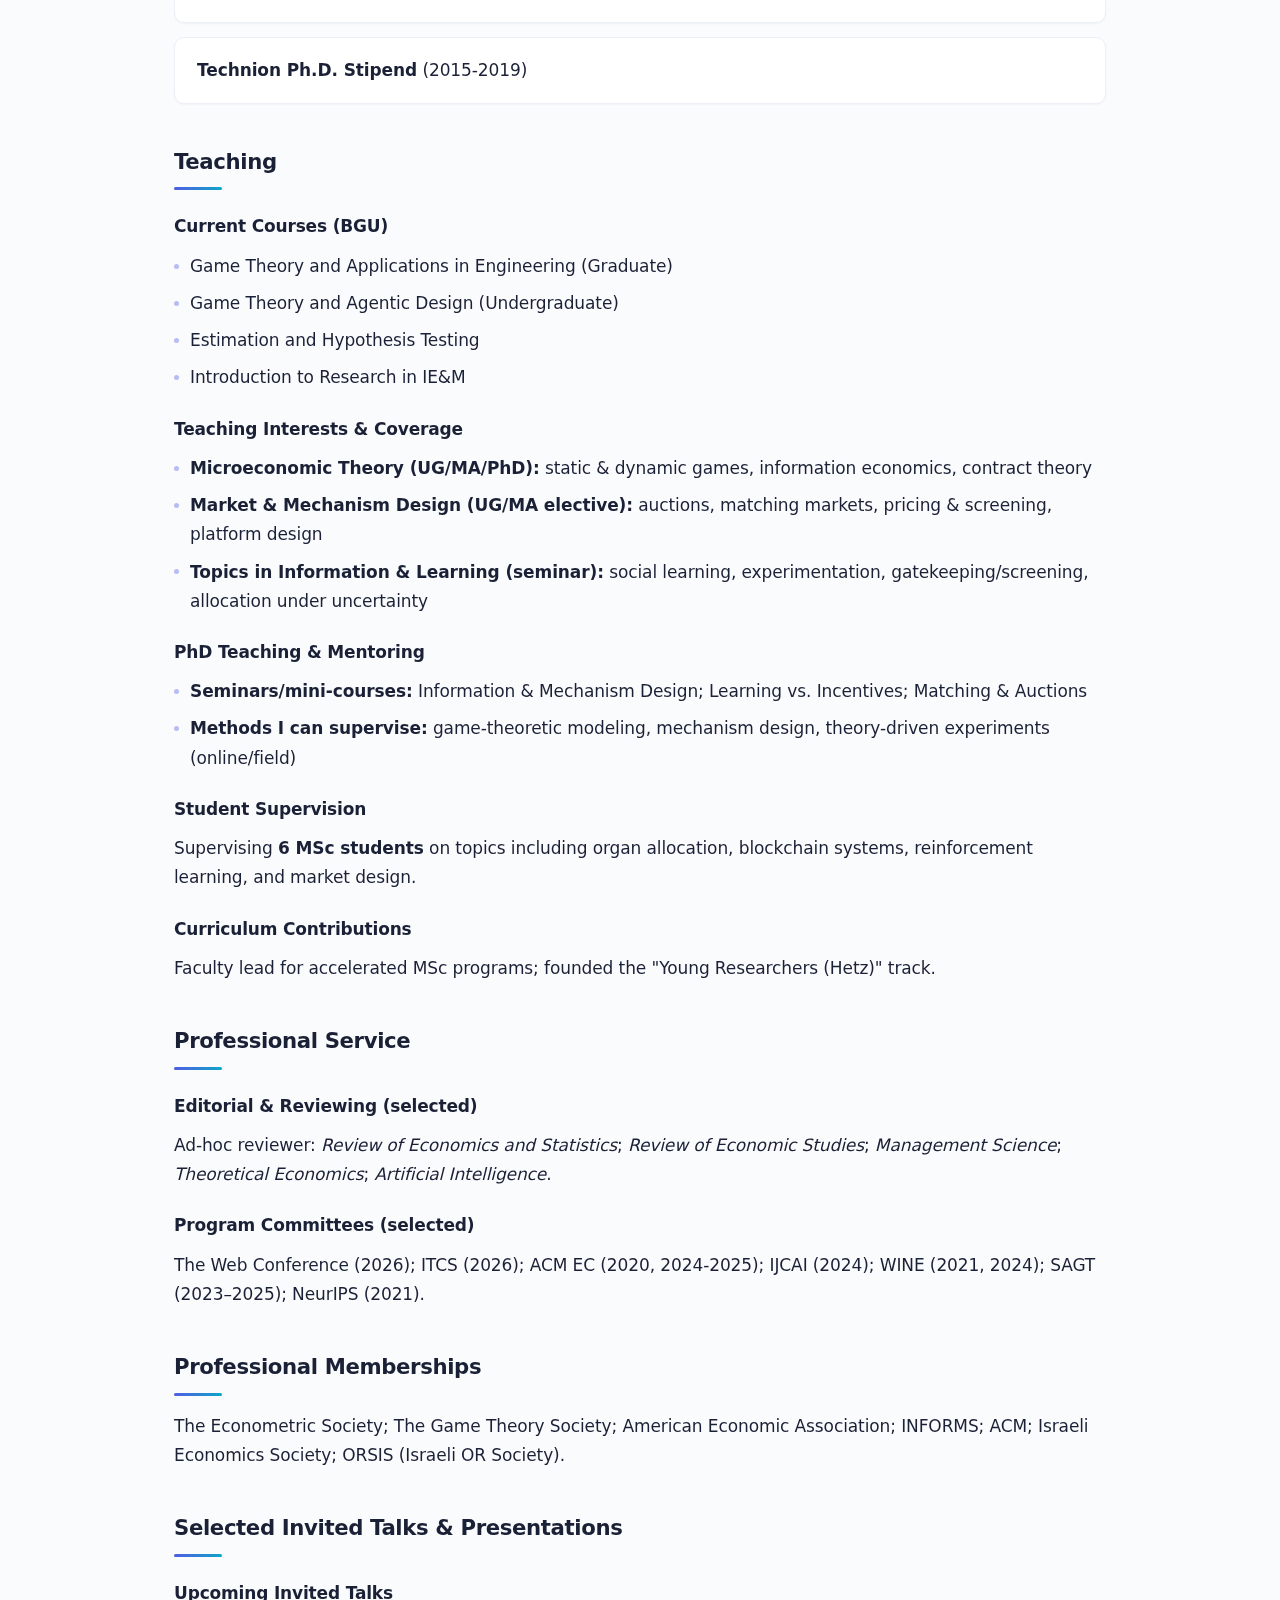
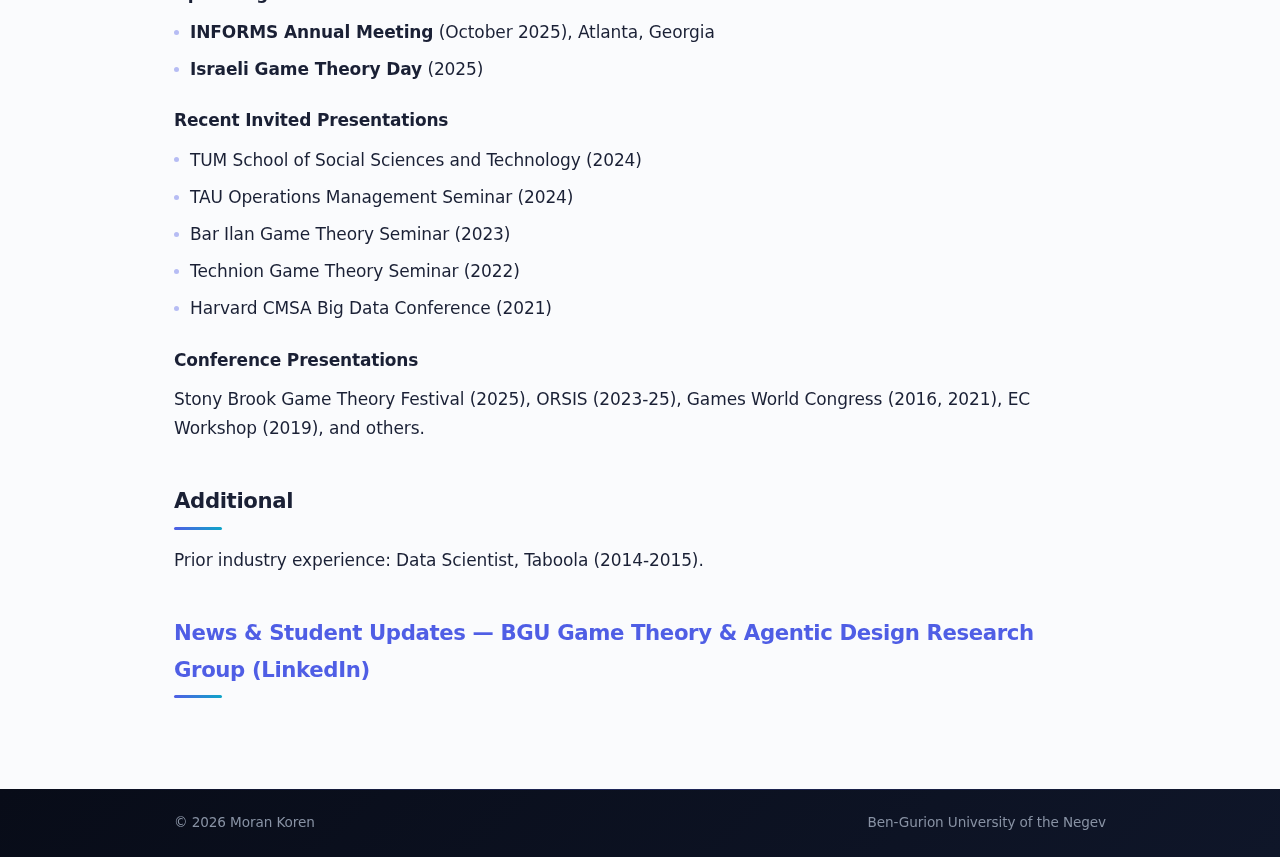
<file: cv.html>
<!DOCTYPE html>
<html lang="en">
<head>
  <meta charset="UTF-8" />
  <meta name="viewport" content="width=device-width, initial-scale=1.0" />
  <meta name="description" content="Curriculum Vitae — Moran Koren, Assistant Professor at Ben-Gurion University. Game theory, mechanism design, operations management." />
  <title>CV – Moran Koren</title>
  <link rel="stylesheet" href="style.css" />

  <!-- Google tag (gtag.js) -->
  <script async src="https://www.googletagmanager.com/gtag/js?id=G-2VTLVLV9QM"></script>
  <script>
    window.dataLayer = window.dataLayer || [];
    function gtag(){dataLayer.push(arguments);}
    gtag('js', new Date());
    gtag('config', 'G-2VTLVLV9QM');
  </script>
</head>
<body>

  <!-- ===== Header ===== -->
  <div class="site-header-wrap">
    <header class="site-header wrap">
      <h1>Moran Koren</h1>
      <p class="tagline">Senior Lecturer (Tenure Track), Dept. of Industrial Engineering &amp; Management, Ben-Gurion University of the Negev</p>
      <p class="contact-info">
        <a href="mailto:korenmor@bgu.ac.il">korenmor@bgu.ac.il</a>
        &nbsp;&middot;&nbsp;
        ORCID: <a href="https://orcid.org/0000-0003-0012-0208" target="_blank" rel="noopener">0000-0003-0012-0208</a>
      </p>
    </header>
  </div>

  <!-- ===== Nav ===== -->
  <div class="site-nav-wrap">
    <nav class="site-nav wrap" aria-label="Primary">
      <a href="index.html">Home</a>
      <a href="cv.html" aria-current="page">CV</a>
      <a href="publications.html">Publications</a>
      <a href="students.html">Students</a>
      <a href="https://agenticdesigneconai.substack.com/?utm_campaign=homepage" target="_blank" rel="noopener" class="nav-external">AI Economics Substack</a>
    </nav>
  </div>

  <!-- ===== Main ===== -->
  <div class="site-main-wrap">
    <main class="site-main wrap">

      <!-- CV Quick Links -->
      <section class="section">
        <div class="card card-featured">
          <h3>Curriculum Vitae &mdash; Quick Links</h3>
          <p><strong>Research areas:</strong> Game theory, mechanism design, operations &amp; information economics, platform markets, algorithmic screening.</p>
          <div class="card-links">
            <a href="https://www.dropbox.com/scl/fi/r0rkpu1ar5f9ccr6bpj4n/Koren_short_cv.pdf?rlkey=icxp6mgj5wj0y42fp84mxwzqv&dl=0" target="_blank" rel="noopener">Download Full CV (PDF)</a>
            <a href="publications.html">Publications Page</a>
          </div>
        </div>
      </section>

      <!-- Research Profile -->
      <section class="section" id="research">
        <h2 class="section-title">Research Profile</h2>
        <p>
          Operations &amp; Economics scholar studying how <strong>screening/gatekeeping</strong>, <strong>allocation</strong>, and <strong>pricing</strong> shape behavior and the <strong>information</strong> managers rely on.
          I build game-theoretic models and experiments to design <strong>implementable mechanisms</strong> for hiring and service systems, organ/platform allocation, and data-driven screening.
          Published in <strong>Management Science</strong>, <strong>Theoretical Economics</strong>, <strong>Economic Theory</strong>, <strong>GEB</strong>, with ML-incentives work in <strong>ICML</strong> and <strong>NeurIPS</strong>;
          supported by <strong>ISF (personal &amp; equipment)</strong> and <strong>MOST</strong> grants.
        </p>
        <p><strong>Job talk:</strong> <em>The Gatekeeper Effect</em> — OM mechanisms for screening under uncertainty (<em>Management Science</em>, 2024).</p>
      </section>

      <!-- Appointments -->
      <section class="section" id="appointments">
        <h2 class="section-title">Academic Appointments</h2>
        <ul class="spaced-list">
          <li>
            <strong>Senior Lecturer</strong>, Ben-Gurion University of the Negev (06/2025 – Present)
            <ul>
              <li>Department of Industrial Engineering and Management</li>
              <li>Faculty lead for accelerated MSc programs; founded the 'Young Researchers (Hetz)' track</li>
            </ul>
          </li>
          <li>
            <strong>Lecturer</strong>, Ben-Gurion University of the Negev (10/2022 – 06/2025)
            <ul>
              <li>Department of Industrial Engineering and Management</li>
            </ul>
          </li>
          <li>
            <strong>Postdoctoral Research Fellow</strong>, Tel Aviv University (2021 – 2022)
            <ul>
              <li>School of Mathematical Sciences</li>
              <li>Hosts: Prof. Eilon Solan and Prof. Ehud Lehrer</li>
            </ul>
          </li>
          <li>
            <strong>Postdoctoral Research Fellow</strong>, Harvard University (2020 – 2021)
            <ul>
              <li>Center of Mathematical Sciences and Applications</li>
              <li>Host: Prof. Scott Duke Kominers</li>
            </ul>
          </li>
          <li>
            <strong>Postdoctoral Research Fellow (Fulbright Scholar)</strong>, Stanford University (2019 – 2020)
            <ul>
              <li>Management Science and Engineering</li>
              <li>Host: Prof. Itai Ashlagi</li>
            </ul>
          </li>
          <li>
            <strong>Ph.D. Research Intern</strong>, Cornell Tech, Social Technologies Lab (Summer 2018)
            <ul>
              <li>Social computing research on crowd-based news evaluation and online behavior.</li>
              <li>Host: Prof. Mor Naaman</li>
            </ul>
          </li>
        </ul>
      </section>

      <!-- Publications summary -->
      <section class="section" id="publications">
        <h2 class="section-title">Publications</h2>
        <h3 class="section-subtitle">Journal Articles</h3>
        <ul class="spaced-list">
          <li><strong>Koren, M.</strong> (2024). "The Gatekeeper Effect: The Implications of Pre-Screening, Self-Selection, and Bias for Hiring Processes." <em>Management Science</em>. (e-pub ahead of print).</li>
          <li>Danino, G., <strong>Koren, M.</strong>, &amp; Madmon, O. (2025). "A Strategy-Proof Mechanism for Ownership Restructuring in Privately Owned Assets." <em>Journal of Economics &amp; Management Strategy</em>. (forthcoming).</li>
          <li>Arieli, I., <strong>Koren, M.</strong>, &amp; Smorodinsky, R. (2024). "Information Aggregation in Large Collective Purchases." <em>Economic Theory</em>, 78(1), 295–345.</li>
          <li>Cohen, A., Deligkas, A., &amp; <strong>Koren, M.</strong> (2023). "Learning Approximately Optimal Contracts." <em>Theoretical Computer Science</em>, 980, 114219.</li>
          <li>Arieli, I., <strong>Koren, M.</strong>, &amp; Smorodinsky, R. (2022). "The Implication of Pricing on Social Learning." <em>Theoretical Economics</em>, 17(4), 1761–1802.</li>
          <li><strong>Koren, M.</strong> &amp; Mueller-Frank, M. (2022). "The Welfare Costs of Informationally Efficient Prices." <em>Games and Economic Behavior</em>, 131, 186–196.</li>
        </ul>

        <h3 class="section-subtitle">Refereed Conference Proceedings</h3>
        <ul class="spaced-list">
          <li>Amir, D., Hoter, B., &amp; <strong>Koren, M.</strong> (2025). "Strategic Behavior in Crowdfunding: Insights from a Large-Scale Online Experiment." <em>WINE 2025</em>. (acceptance rate: 29.8%).</li>
          <li>Hoter, B., <strong>Koren, M.</strong>, Nitzan, D., Shapira, S., &amp; Talmon, N. (2025). "Enhancing Food Security with Blockchain: Developing a Web3 Application." <em>IEEE ISCC 2025</em>. (acceptance rate: 36.6%, CORE B).</li>
          <li>Havin, M., Wharton Kleinman, T., <strong>Koren, M.</strong>, Goldstein, A., &amp; Dover, Y. (2025). "Can (A)I Change Your Mind?" <em>CogSci 2025</em>. (acceptance rate: ~30%, CORE B).</li>
          <li>Horowitz, G., Sommer, Y., <strong>Koren, M.</strong>, &amp; Rosenfeld, N. (2024). "Classification Under Strategic Self-Selection." <em>ICML 2024</em>. (acceptance rate: 27.5%, CORE A*).</li>
          <li>Cohen, A., Deligkas, A., &amp; <strong>Koren, M.</strong> (2022). "Learning Approximately Optimal Contracts." <em>SAGT 2022</em>. (acceptance rate: 41%, CORE B).</li>
          <li>Kang, J., <strong>Koren, M.</strong>, Monachou, F., &amp; Ashlagi, I. (2021). "Counterbalancing Learning and Strategic Incentives in Allocation Markets." <em>NeurIPS 2021</em>. (acceptance rate: 26%, CORE A*).</li>
          <li>Ban, A., &amp; <strong>Koren, M.</strong> (2020). "Sequential Fundraising and Social Insurance." <em>ACM EC 2020</em>. (acceptance rate: 20%, CORE A*).</li>
        </ul>
      </section>

      <!-- Pipeline -->
      <section class="section" id="pipeline">
        <h2 class="section-title">Selected Pipeline (R&amp;R / Major Revision)</h2>
        <ul class="spaced-list">
          <li>
            <p><strong>Counterbalancing Learning and Strategic Incentives in Allocation Markets</strong><br />
            — <em>Manufacturing &amp; Service Operations Management</em>, <strong>major revision</strong>.<br />
            <em>Contribution: designs mechanisms that balance information acquisition and strategic incentives in dynamic allocation (e.g., organ/platform markets).</em></p>
          </li>
          <li>
            <p><strong>Sequential Fundraising and Mutual Insurance</strong><br />
            — <em>JPE Micro (Journal of Political Economy: Microeconomics)</em>, <strong>revise &amp; resubmit</strong>.<br />
            <em>Contribution: characterizes when sequential fundraising with risk-sharing generates inefficiency and provides implementable design fixes; delivers testable comparative statics.</em></p>
          </li>
          <li>
            <p><strong>Classification Under Strategic Self-Selection</strong><br />
            — <em>ICML 2024</em>; journal extension in preparation, <em>target: Management Science / Information Systems Research</em>.<br />
            <em>Contribution: entry-aware classification under endogenous applicant pools; screening rules robust to self-selection.</em></p>
          </li>
          <li>
            <p><strong>Reimagining Israel's Food System</strong><br />
            — <em>Israel Journal of Health Policy Research</em>, <strong>revise &amp; resubmit</strong>.<br />
            <em>Contribution: policy/OM interface; mechanism recommendations for national food-system resilience.</em></p>
          </li>
          <li>
            <p><strong>Socially-Aware Allocation on Networks (Network-TTC)</strong><br />
            — <em>working paper in preparation</em>; targets: <em>Management Science / Operations Research</em> (algorithms &amp; simulations), <em>Economic Theory / GEB</em> (theory framework), <em>ACM EC / WINE</em> (tractable subclasses).<br />
            <em>Contribution: introduces a network-aware TTC for refugee/IDP housing that preserves community ties; establishes stability/complexity properties and proposes a scalable heuristic with strong empirical performance.</em></p>
          </li>
        </ul>
      </section>

      <!-- Education -->
      <section class="section" id="education">
        <h2 class="section-title">Education</h2>
        <ul class="spaced-list">
          <li>
            <strong>Ph.D. in Economics</strong>, Technion – IE&amp;M (now Data and Decision Sciences), 2019
            <ul>
              <li>Advisors: Prof. Rann Smorodinsky &amp; Prof. Itai Arieli</li>
              <li>Dissertation: "Social Learning in Adaptive Environments"</li>
              <li>Keiden Prize for Graduate Students (2018)</li>
            </ul>
          </li>
          <li>
            <strong>M.A. in Economics</strong>, Hebrew University of Jerusalem, 2015
            <ul>
              <li>Advisor: Dr. Liad Blumrosen</li>
              <li>Thesis: "To Pool or Not to Pool? On Mining Competition and Transfer Fees in Bitcoin"</li>
            </ul>
          </li>
          <li>
            <strong>B.A. in Economics &amp; Business</strong>, Hebrew University of Jerusalem, 2009
            <ul>
              <li><strong>Magna cum Laude</strong>, Dean's List for Honors Students</li>
            </ul>
          </li>
        </ul>
      </section>

      <!-- Grants -->
      <section class="section" id="grants">
        <h2 class="section-title">Research Grants &amp; Fellowships</h2>

        <h3 class="section-subtitle">Competitive Research Grants</h3>
        <ul class="spaced-list">
          <li><strong>ISF Personal Grant</strong> (2025–2026): "Pre-Filtering Mechanisms and Self-Selection", 380,000 NIS</li>
          <li><strong>ISF Equipment Grant</strong> (2025–2026): Research Equipment Support, 67,500 NIS</li>
          <li><strong>MOST Security, Food and Food Tech Program</strong> (2023–2026): Joint with D. Nitzan, N. Talmon, S. Shapira, 750,000 NIS total</li>
        </ul>

        <h3 class="section-subtitle">External Non-Competitive Grants</h3>
        <ul class="spaced-list">
          <li><strong>IDSI Projects for Social Good</strong> (2024): 20,000 NIS</li>
        </ul>

        <h3 class="section-subtitle">University Internal Grants</h3>
        <ul class="spaced-list">
          <li><strong>BGU Research Group Grant</strong> (2025): "Experimental Investigation of Crowdfunding Mechanisms", 12,000 NIS</li>
          <li><strong>Paul Ivanier Research Grant</strong> (2025): "Adaptive Decentralized Two Regions Perimeter Control", (with A. Taitler), 7,500 USD</li>
          <li><strong>BGU-CHER Grant</strong> (2025): "Market dynamics in organ procurement", (with I. Shurtz, N. Gershoni), 12,500 NIS</li>
        </ul>
      </section>

      <!-- Awards -->
      <section class="section" id="awards">
        <h2 class="section-title">Awards &amp; Fellowships</h2>
        <ul class="spaced-list">
          <li><strong>ISF Shamir Fellowship for Returning Scientists</strong> (2021): 280,000 NIS</li>
          <li><strong>Fulbright Post-doctoral Scholar</strong> (2019): $47,500</li>
          <li><strong>CMSA Fellowship, Harvard</strong> (2020): $90,000</li>
          <li><strong>Stanford Fellowship</strong> (2019): $30,000</li>
          <li><strong>Harold &amp; Inge Marcus Fellowship</strong> (2017)</li>
          <li><strong>Technion Ph.D. Stipend</strong> (2015-2019)</li>
        </ul>
      </section>

      <!-- Teaching -->
      <section class="section" id="teaching">
        <h2 class="section-title">Teaching</h2>

        <h3 class="section-subtitle">Current Courses (BGU)</h3>
        <ul class="clean-list">
          <li>Game Theory and Applications in Engineering (Graduate)</li>
          <li>Game Theory and Agentic Design (Undergraduate)</li>
          <li>Estimation and Hypothesis Testing</li>
          <li>Introduction to Research in IE&amp;M</li>
        </ul>

        <h3 class="section-subtitle">Teaching Interests &amp; Coverage</h3>
        <ul class="clean-list">
          <li><strong>Microeconomic Theory (UG/MA/PhD):</strong> static &amp; dynamic games, information economics, contract theory</li>
          <li><strong>Market &amp; Mechanism Design (UG/MA elective):</strong> auctions, matching markets, pricing &amp; screening, platform design</li>
          <li><strong>Topics in Information &amp; Learning (seminar):</strong> social learning, experimentation, gatekeeping/screening, allocation under uncertainty</li>
        </ul>

        <h3 class="section-subtitle">PhD Teaching &amp; Mentoring</h3>
        <ul class="clean-list">
          <li><strong>Seminars/mini-courses:</strong> Information &amp; Mechanism Design; Learning vs. Incentives; Matching &amp; Auctions</li>
          <li><strong>Methods I can supervise:</strong> game-theoretic modeling, mechanism design, theory-driven experiments (online/field)</li>
        </ul>

        <h3 class="section-subtitle">Student Supervision</h3>
        <p>Supervising <strong>6 MSc students</strong> on topics including organ allocation, blockchain systems, reinforcement learning, and market design.</p>

        <h3 class="section-subtitle">Curriculum Contributions</h3>
        <p>Faculty lead for accelerated MSc programs; founded the "Young Researchers (Hetz)" track.</p>
      </section>

      <!-- Service -->
      <section class="section" id="service">
        <h2 class="section-title">Professional Service</h2>
        <h3 class="section-subtitle">Editorial &amp; Reviewing (selected)</h3>
        <p>Ad-hoc reviewer: <em>Review of Economics and Statistics</em>; <em>Review of Economic Studies</em>; <em>Management Science</em>; <em>Theoretical Economics</em>; <em>Artificial Intelligence</em>.</p>
        <h3 class="section-subtitle">Program Committees (selected)</h3>
        <p>The Web Conference (2026); ITCS (2026); ACM EC (2020, 2024-2025); IJCAI (2024); WINE (2021, 2024); SAGT (2023–2025); NeurIPS (2021).</p>
      </section>

      <!-- Memberships -->
      <section class="section" id="memberships">
        <h2 class="section-title">Professional Memberships</h2>
        <p>The Econometric Society; The Game Theory Society; American Economic Association; INFORMS; ACM; Israeli Economics Society; ORSIS (Israeli OR Society).</p>
      </section>

      <!-- Talks -->
      <section class="section" id="talks">
        <h2 class="section-title">Selected Invited Talks &amp; Presentations</h2>

        <h3 class="section-subtitle">Upcoming Invited Talks</h3>
        <ul class="clean-list">
          <li><strong>INFORMS Annual Meeting</strong> (October 2025), Atlanta, Georgia</li>
          <li><strong>Israeli Game Theory Day</strong> (2025)</li>
        </ul>

        <h3 class="section-subtitle">Recent Invited Presentations</h3>
        <ul class="clean-list">
          <li>TUM School of Social Sciences and Technology (2024)</li>
          <li>TAU Operations Management Seminar (2024)</li>
          <li>Bar Ilan Game Theory Seminar (2023)</li>
          <li>Technion Game Theory Seminar (2022)</li>
          <li>Harvard CMSA Big Data Conference (2021)</li>
        </ul>

        <h3 class="section-subtitle">Conference Presentations</h3>
        <p>Stony Brook Game Theory Festival (2025), ORSIS (2023-25), Games World Congress (2016, 2021), EC Workshop (2019), and others.</p>
      </section>

      <!-- Additional -->
      <section class="section" id="additional">
        <h2 class="section-title">Additional</h2>
        <p>Prior industry experience: Data Scientist, Taboola (2014-2015).</p>
      </section>

      <!-- LinkedIn -->
      <section class="section">
        <h2 class="section-title">
          <a href="https://tinyurl.com/gtg2025" target="_blank" rel="noopener">
            News &amp; Student Updates — BGU Game Theory &amp; Agentic Design Research Group (LinkedIn)
          </a>
        </h2>
      </section>
    </main>
  </div>

  <!-- ===== Footer ===== -->
  <div class="site-footer-wrap">
    <footer class="site-footer wrap">
      <span>&copy; 2026 Moran Koren</span>
      <span>Ben-Gurion University of the Negev</span>
    </footer>
  </div>
</body>
</html>
</file>
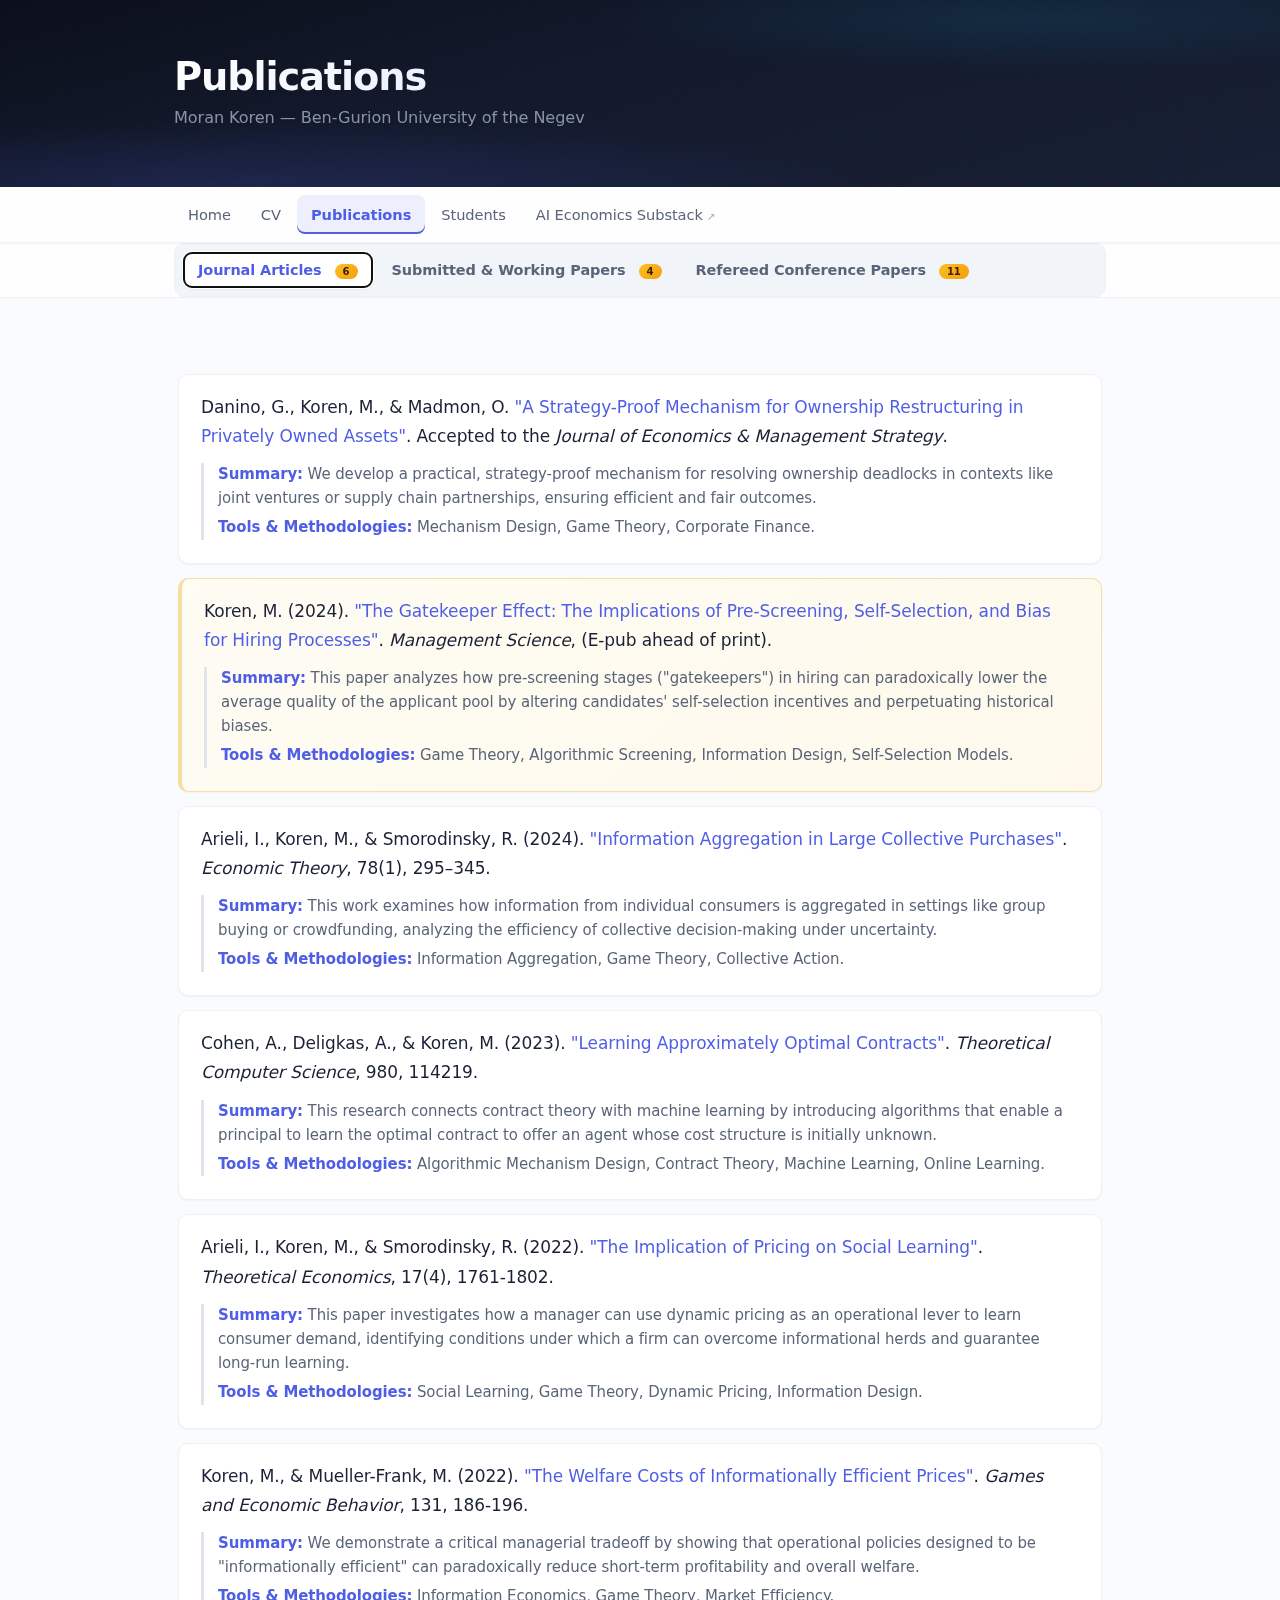
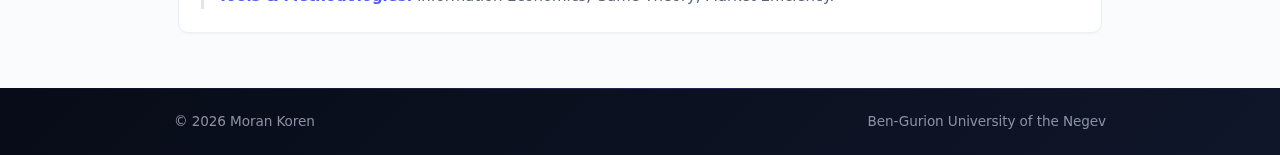
<file: publications.html>
<!DOCTYPE html>
<html lang="en">
<head>
  <meta charset="UTF-8" />
  <meta name="viewport" content="width=device-width, initial-scale=1.0" />
  <meta name="description" content="Publications by Moran Koren — journal articles, working papers, and refereed conference proceedings." />
  <title>Publications – Moran Koren</title>
  <link rel="stylesheet" href="style.css" />

  <!-- Google tag (gtag.js) -->
  <script async src="https://www.googletagmanager.com/gtag/js?id=G-2VTLVLV9QM"></script>
  <script>
    window.dataLayer = window.dataLayer || [];
    function gtag(){dataLayer.push(arguments);}
    gtag('js', new Date());
    gtag('config', 'G-2VTLVLV9QM');
  </script>
</head>
<body>

  <!-- ===== Header ===== -->
  <div class="site-header-wrap">
    <header class="site-header wrap">
      <h1>Publications</h1>
      <p class="tagline">Moran Koren — Ben-Gurion University of the Negev</p>
    </header>
  </div>

  <!-- ===== Nav ===== -->
  <div class="site-nav-wrap">
    <nav class="site-nav wrap" aria-label="Primary">
      <a href="index.html">Home</a>
      <a href="cv.html">CV</a>
      <a href="publications.html" aria-current="page">Publications</a>
      <a href="students.html">Students</a>
      <a href="https://agenticdesigneconai.substack.com/?utm_campaign=homepage" target="_blank" rel="noopener" class="nav-external">AI Economics Substack</a>
    </nav>
  </div>

  <!-- ===== Tabs ===== -->
  <div class="tabs-wrap">
    <div class="wrap">
      <div class="tablist" role="tablist" aria-label="Publications">
        <button role="tab" id="tab-journals" aria-selected="true" aria-controls="panel-journals">Journal Articles <span class="tab-badge" data-count="journals"></span></button>
        <button role="tab" id="tab-working" aria-selected="false" aria-controls="panel-working">Submitted &amp; Working Papers <span class="tab-badge" data-count="working"></span></button>
        <button role="tab" id="tab-conferences" aria-selected="false" aria-controls="panel-conferences">Refereed Conference Papers <span class="tab-badge" data-count="conferences"></span></button>
      </div>
    </div>
  </div>

  <!-- ===== Main ===== -->
  <div class="site-main-wrap">
    <main class="site-main wrap">

      <!-- Journals -->
      <section id="panel-journals" role="tabpanel" aria-labelledby="tab-journals" tabindex="0">
        <ul class="spaced-list" data-group="journals">
          <li>
            Danino, G., Koren, M., &amp; Madmon, O.
            <a href="https://onlinelibrary.wiley.com/doi/10.1111/jems.12638">"A Strategy-Proof Mechanism for Ownership Restructuring in Privately Owned Assets"</a>.
            Accepted to the <em>Journal of Economics &amp; Management Strategy</em>.
            <div class="pub-details">
              <p><strong>Summary:</strong> We develop a practical, strategy-proof mechanism for resolving ownership deadlocks in contexts like joint ventures or supply chain partnerships, ensuring efficient and fair outcomes.</p>
              <p><strong>Tools &amp; Methodologies:</strong> Mechanism Design, Game Theory, Corporate Finance.</p>
            </div>
          </li>
          <li class="highlight">
            Koren, M. (2024).
            <a href="https://pubsonline.informs.org/doi/10.1287/mnsc.2021.03918" target="_blank" rel="noopener">"The Gatekeeper Effect: The Implications of Pre-Screening, Self-Selection, and Bias for Hiring Processes"</a>.
            <em>Management Science</em>, (E-pub ahead of print).
            <div class="pub-details">
              <p><strong>Summary:</strong> This paper analyzes how pre-screening stages ("gatekeepers") in hiring can paradoxically lower the average quality of the applicant pool by altering candidates' self-selection incentives and perpetuating historical biases.</p>
              <p><strong>Tools &amp; Methodologies:</strong> Game Theory, Algorithmic Screening, Information Design, Self-Selection Models.</p>
            </div>
          </li>
          <li>
            Arieli, I., Koren, M., &amp; Smorodinsky, R. (2024).
            <a href="https://link.springer.com/article/10.1007/s00199-023-01525-w" target="_blank" rel="noopener">"Information Aggregation in Large Collective Purchases"</a>.
            <em>Economic Theory</em>, 78(1), 295–345.
            <div class="pub-details">
              <p><strong>Summary:</strong> This work examines how information from individual consumers is aggregated in settings like group buying or crowdfunding, analyzing the efficiency of collective decision-making under uncertainty.</p>
              <p><strong>Tools &amp; Methodologies:</strong> Information Aggregation, Game Theory, Collective Action.</p>
            </div>
          </li>
          <li>
            Cohen, A., Deligkas, A., &amp; Koren, M. (2023).
            <a href="https://doi.org/10.1016/j.tcs.2023.114219" target="_blank" rel="noopener">"Learning Approximately Optimal Contracts"</a>.
            <em>Theoretical Computer Science</em>, 980, 114219.
            <div class="pub-details">
              <p><strong>Summary:</strong> This research connects contract theory with machine learning by introducing algorithms that enable a principal to learn the optimal contract to offer an agent whose cost structure is initially unknown.</p>
              <p><strong>Tools &amp; Methodologies:</strong> Algorithmic Mechanism Design, Contract Theory, Machine Learning, Online Learning.</p>
            </div>
          </li>
          <li>
            Arieli, I., Koren, M., &amp; Smorodinsky, R. (2022).
            <a href="https://econtheory.org/ojs/index.php/te/article/view/3842" target="_blank" rel="noopener">"The Implication of Pricing on Social Learning"</a>.
            <em>Theoretical Economics</em>, 17(4), 1761-1802.
            <div class="pub-details">
              <p><strong>Summary:</strong> This paper investigates how a manager can use dynamic pricing as an operational lever to learn consumer demand, identifying conditions under which a firm can overcome informational herds and guarantee long-run learning.</p>
              <p><strong>Tools &amp; Methodologies:</strong> Social Learning, Game Theory, Dynamic Pricing, Information Design.</p>
            </div>
          </li>
          <li>
            Koren, M., &amp; Mueller-Frank, M. (2022).
            <a href="https://doi.org/10.1016/j.geb.2021.11.014" target="_blank" rel="noopener">"The Welfare Costs of Informationally Efficient Prices"</a>.
            <em>Games and Economic Behavior</em>, 131, 186-196.
            <div class="pub-details">
              <p><strong>Summary:</strong> We demonstrate a critical managerial tradeoff by showing that operational policies designed to be "informationally efficient" can paradoxically reduce short-term profitability and overall welfare.</p>
              <p><strong>Tools &amp; Methodologies:</strong> Information Economics, Game Theory, Market Efficiency.</p>
            </div>
          </li>
        </ul>
      </section>

      <!-- Working / Submitted -->
      <section id="panel-working" role="tabpanel" aria-labelledby="tab-working" tabindex="0" hidden>
        <ul class="spaced-list" data-group="working">
          <li>
            Kang, J., Koren, M., Monachou, F., &amp; Ashlagi, I.
            <a href="https://arxiv.org/abs/2110.14865" target="_blank" rel="noopener">"Counterbalancing Learning and Strategic Incentives in Allocation Markets"</a>.
            (Major Revision at <em>Manufacturing &amp; Service Operations Management</em>).
            <div class="pub-details">
              <p><strong>Summary:</strong> This work designs mechanisms that balance information acquisition and strategic incentives in dynamic allocation markets (e.g., organ/platform markets). It proposes a novel batch-based voting mechanism to mitigate herd behavior and improve allocation efficiency.</p>
              <p><strong>Tools &amp; Methodologies:</strong> Mechanism Design, Game Theory, Social Learning, Market Design, Simulations.</p>
            </div>
          </li>
          <li>
            Ban, A., &amp; Koren, M.
            <a href="https://arxiv.org/abs/2005.10711" target="_blank" rel="noopener">"Sequential Fundraising and Mutual Insurance"</a>.
            (Revise &amp; Resubmit at <em>JPE-Micro</em>).
            <div class="pub-details">
              <p><strong>Summary:</strong> Characterizes when sequential fundraising with risk-sharing generates inefficiency and provides implementable design fixes; delivers testable comparative statics.</p>
              <p><strong>Tools &amp; Methodologies:</strong> Game Theory, Mechanism Design, Crowdfunding, Social Learning.</p>
            </div>
          </li>
          <li>
            Berkovich, E., Koren, M., Nitzan, D., Shapira, S., &amp; Talmon, N.
            "Reimagining Israel's Food System...".
            (Revise &amp; Resubmit at <em>Israel Journal of Health Policy Research</em>).
            <div class="pub-details">
              <p><strong>Summary:</strong> A paper at the interface of operations management and policy, providing mechanism-based recommendations for enhancing the resilience of the national food-system.</p>
              <p><strong>Tools &amp; Methodologies:</strong> System Design, Operations Management, Public Policy, Resilience.</p>
            </div>
          </li>
          <li>
            Yuval, D., &amp; Koren M. "Socially-Aware Allocation on Networks". (Working paper).
          </li>
        </ul>
      </section>

      <!-- Conferences -->
      <section id="panel-conferences" role="tabpanel" aria-labelledby="tab-conferences" tabindex="0" hidden>
        <ul class="spaced-list" data-group="conferences">
          <li>
            Amir, D., Hoter, B., <strong>Koren, M.</strong> (2025).
            <a href="https://arxiv.org/abs/2510.14872">"Strategic Behavior in Crowdfunding: Insights from a Large-Scale Online Experiment".</a>
            <em>WINE 2025</em>.
            <strong>[Acceptance: 29.8%]</strong>
            <div class="pub-details">
              <p><strong>Summary:</strong> This student-led publication serves as a proof-of-concept for translating a core research agenda into a productive, student-driven research program. It directly validates theoretical predictions from earlier work.</p>
              <p><strong>Tools &amp; Methodologies:</strong> Online Experiments, Behavioral Economics, Game Theory, Crowdfunding Platforms.</p>
            </div>
          </li>
          <li>Havin, M., Kleinman, T.W., Koren, M., Goldstein, A., &amp; Dover, Y. (2025).
            <a href="https://arxiv.org/abs/2503.01844" target="_blank" rel="noopener">"Can (A)I Change Your Mind?"</a>.
            <em>CogSci 2025</em>.
          </li>
          <li>Hoter, B., Koren, M., Nitzan, D., Shapira, S., &amp; Talmon, N. (2025).
            "Enhancing Food Security with Blockchain...".
            <em>IEEE ISCC 2025</em>.
          </li>
          <li>
            Horowitz, G., Sommer, Y., Koren, M., &amp; Rosenfeld, N. (2024).
            <a href="https://proceedings.mlr.press/v235/horowitz24a.html" target="_blank" rel="noopener">"Classification Under Strategic Self-Selection"</a>.
            <em>ICML 2024</em>.
            <div class="pub-details">
              <p><strong>Summary:</strong> Develops entry-aware classification under endogenous applicant pools and proposes screening rules that are robust to self-selection.</p>
              <p><strong>Tools &amp; Methodologies:</strong> Machine Learning, Algorithmic Game Theory, Causal Inference, Fairness in AI.</p>
            </div>
          </li>
          <li>
            Cohen, A., Deligkas, A., &amp; Koren, M. (2022).
            <a href="https://link.springer.com/chapter/10.1007/978-3-031-15714-1_19" target="_blank" rel="noopener">"Learning Approximately Optimal Contracts"</a>.
            <em>SAGT 2022</em>.
          </li>
          <li>
            Kang, J., Koren, M., Monachou, F., &amp; Ashlagi, I. (2021).
            <a href="https://proceedings.neurips.cc/paper/2021/hash/5cc3749a6e56ef6d656735dff9176074-Abstract.html" target="_blank" rel="noopener">"Counterbalancing Learning and Strategic Incentives in Allocation Markets"</a>.
            <em>NeurIPS 2021</em>.
          </li>
          <li>
            Ban, A., &amp; Koren, M. (2020).
            <a href="https://dl.acm.org/doi/abs/10.1145/3391403.3399479" target="_blank" rel="noopener">"Sequential Fundraising and Social Insurance"</a>.
            <em>ACM EC '20</em>.
          </li>
          <li>
            Jakesch, M., Koren, M., Evtushenko, A., &amp; Naaman, M. (2020).
            <a href="https://truthandtrustonline.com/wp-content/uploads/2020/10/TTO01.pdf" target="_blank" rel="noopener">"How Partisan Crowds Affect News Evaluation"</a>.
            <em>TTO 2020</em>.
          </li>
          <li>
            Arieli, I., Koren, M., &amp; Smorodinsky, R. (2019).
            <a href="https://dl.acm.org/doi/10.1145/3328526.3329554" target="_blank" rel="noopener">"The Implication of Pricing on Social Learning"</a>.
            <em>ACM EC '19</em>.
          </li>
          <li>
            Arieli, I., Koren, M., &amp; Smorodinsky, R. (2018).
            <a href="https://dl.acm.org/doi/10.1145/3219166.3219215" target="_blank" rel="noopener">"The One-Shot Crowdfunding Game"</a>.
            <em>ACM EC '18</em>.
          </li>
          <li>
            Arieli, I., Koren, M., &amp; Smorodinsky, R. (2017).
            <a href="https://arxiv.org/abs/1710.00319" target="_blank" rel="noopener">"The Crowdfunding Game"</a>.
            <em>WINE 2017</em>.
          </li>
        </ul>
      </section>
    </main>
  </div>

  <!-- ===== Footer ===== -->
  <div class="site-footer-wrap">
    <footer class="site-footer wrap">
      <span>&copy; 2026 Moran Koren</span>
      <span>Ben-Gurion University of the Negev</span>
    </footer>
  </div>

  <!-- ===== Tab JS ===== -->
  <script>
    (function () {
      const tablist = document.querySelector('.tablist');
      const tabs = Array.from(tablist.querySelectorAll('[role="tab"]'));
      const panels = tabs.map(t => document.getElementById(t.getAttribute('aria-controls')));
      const keys = { left: 37, right: 39, home: 36, end: 35 };

      const saved = localStorage.getItem('pubsActiveTab') || (location.hash && location.hash.slice(1));
      if (saved) {
        const t = document.getElementById(saved.replace('panel', 'tab'));
        if (t) activate(t, false); else activate(tabs[0], false);
      } else activate(tabs[0], false);

      document.querySelectorAll('.tab-badge').forEach(b => {
        const group = b.getAttribute('data-count');
        const list = document.querySelector('[data-group="' + group + '"]');
        if (list) b.textContent = list.querySelectorAll(':scope > li').length;
      });

      tabs.forEach(tab => {
        tab.addEventListener('click', () => activate(tab, true));
        tab.addEventListener('keydown', e => {
          if (e.keyCode === keys.left)  { e.preventDefault(); focusPrev(tab); }
          if (e.keyCode === keys.right) { e.preventDefault(); focusNext(tab); }
          if (e.keyCode === keys.home)  { e.preventDefault(); tabs[0].focus(); }
          if (e.keyCode === keys.end)   { e.preventDefault(); tabs[tabs.length - 1].focus(); }
        });
      });

      function activate(selected, pushHash) {
        tabs.forEach((t, i) => {
          const on = t === selected;
          t.setAttribute('aria-selected', on ? 'true' : 'false');
          t.tabIndex = on ? 0 : -1;
          panels[i].hidden = !on;
          if (on) {
            panels[i].setAttribute('tabindex', '0');
            if (pushHash) history.replaceState(null, '', '#' + panels[i].id);
            localStorage.setItem('pubsActiveTab', t.id.replace('tab', 'panel'));
          }
        });
        selected.focus();
      }
      function focusPrev(cur) { const i = tabs.indexOf(cur); const p = tabs[(i - 1 + tabs.length) % tabs.length]; p.focus(); activate(p, true); }
      function focusNext(cur) { const i = tabs.indexOf(cur); const n = tabs[(i + 1) % tabs.length]; n.focus(); activate(n, true); }
    })();
  </script>
</body>
</html>
</file>
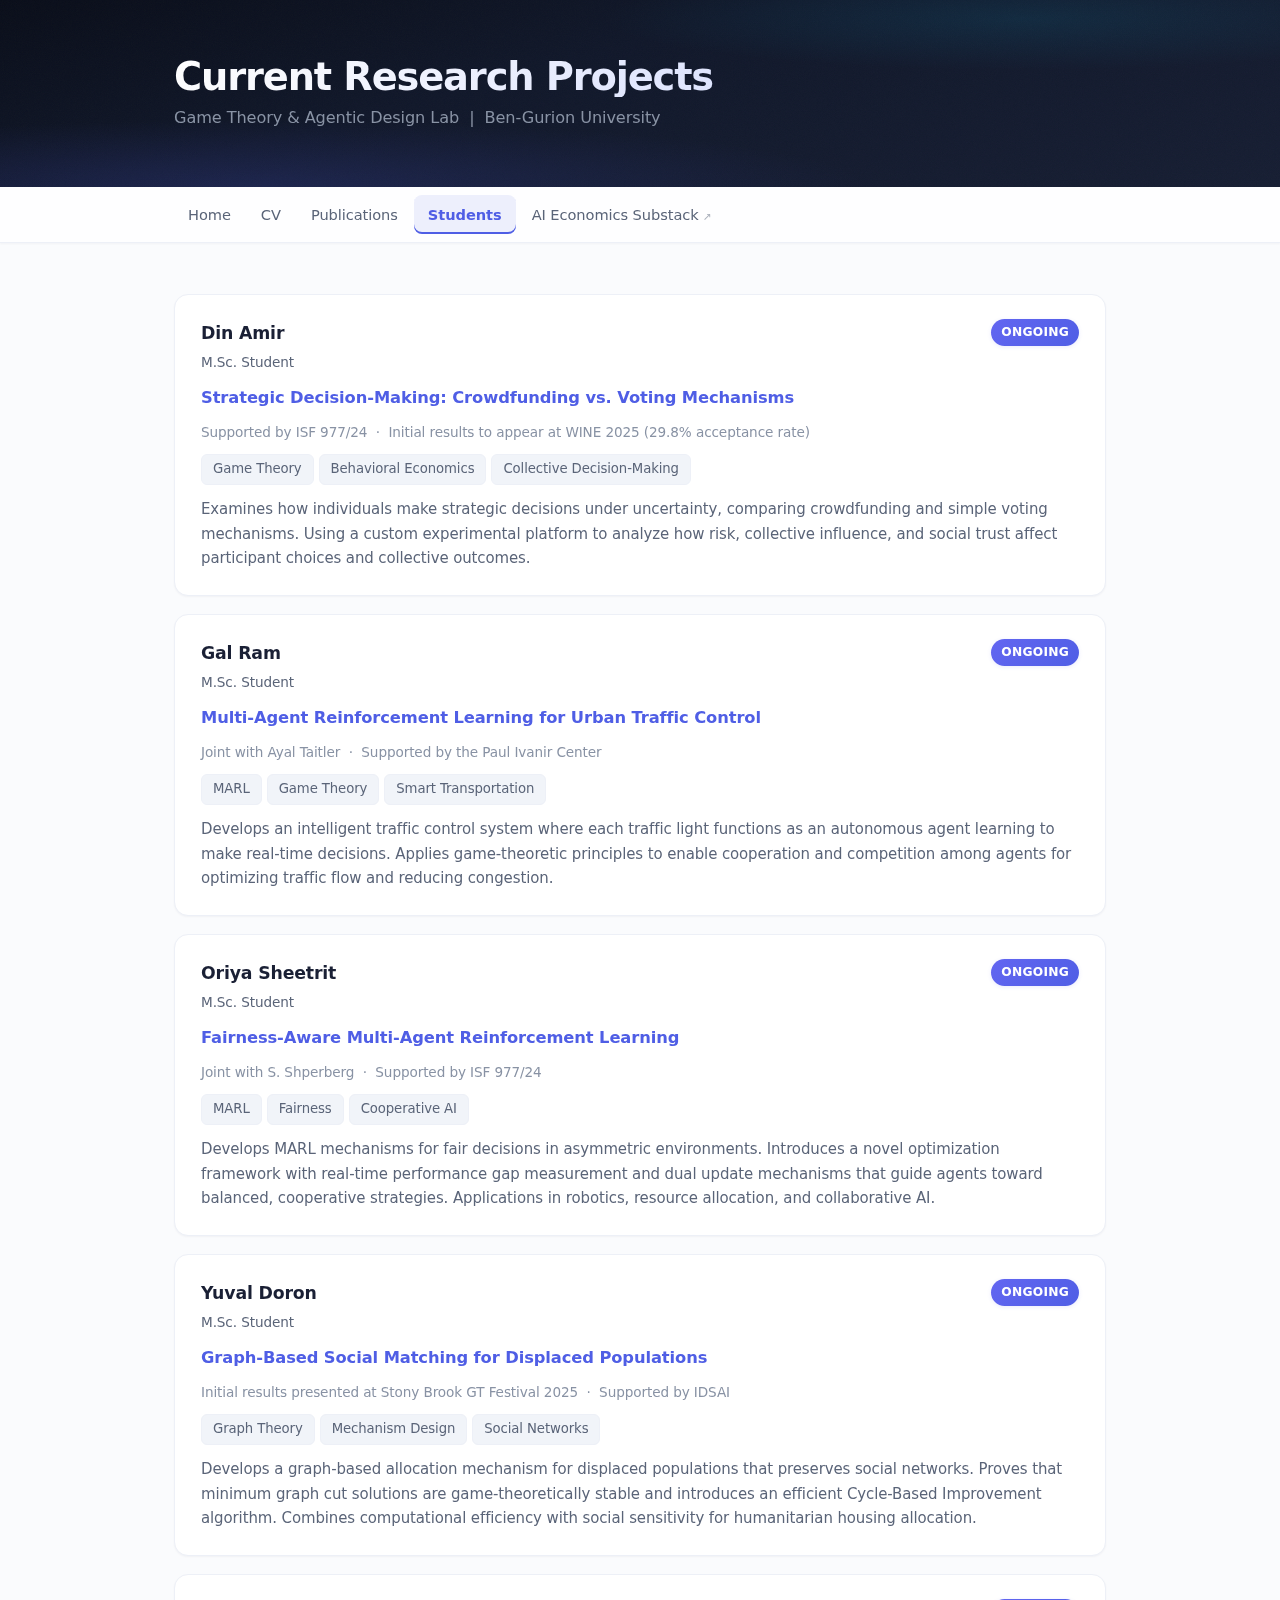
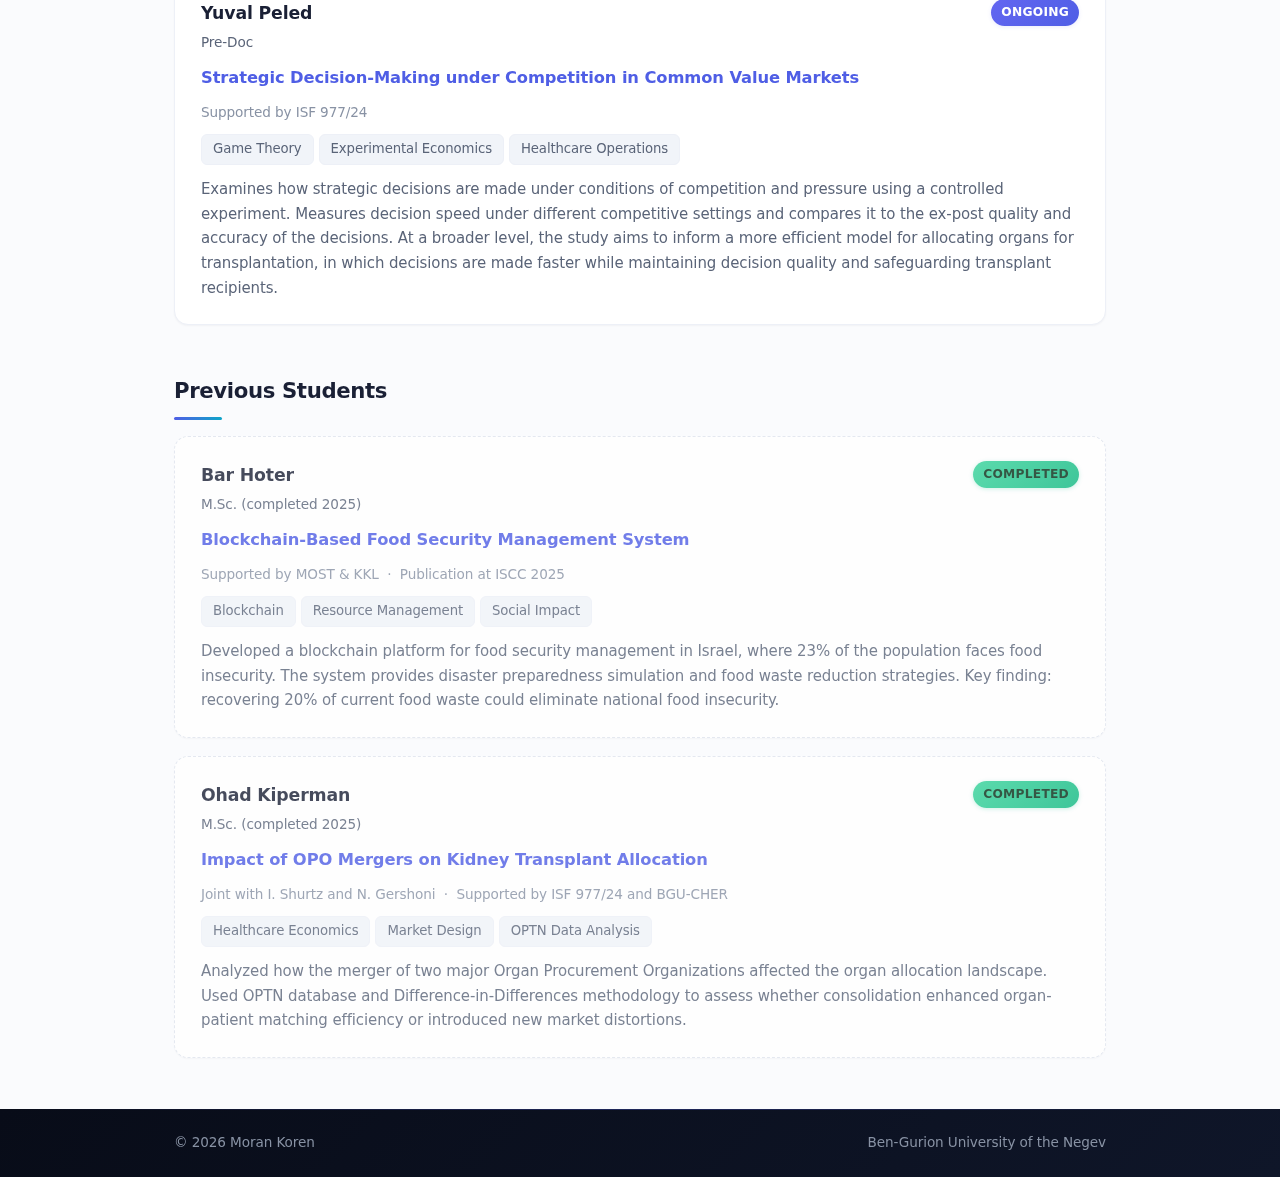
<file: students.html>
<!DOCTYPE html>
<html lang="en">
<head>
  <meta charset="UTF-8" />
  <meta name="viewport" content="width=device-width, initial-scale=1.0" />
  <meta name="description" content="Student research projects in the Game Theory &amp; Agentic Design Lab at Ben-Gurion University, led by Moran Koren." />
  <title>Students – Moran Koren</title>
  <link rel="stylesheet" href="style.css" />

  <!-- Google tag (gtag.js) -->
  <script async src="https://www.googletagmanager.com/gtag/js?id=G-2VTLVLV9QM"></script>
  <script>
    window.dataLayer = window.dataLayer || [];
    function gtag(){dataLayer.push(arguments);}
    gtag('js', new Date());
    gtag('config', 'G-2VTLVLV9QM');
  </script>
</head>
<body>

  <!-- ===== Header ===== -->
  <div class="site-header-wrap">
    <header class="site-header wrap">
      <h1>Current Research Projects</h1>
      <p class="tagline">Game Theory &amp; Agentic Design Lab &nbsp;|&nbsp; Ben-Gurion University</p>
    </header>
  </div>

  <!-- ===== Nav ===== -->
  <div class="site-nav-wrap">
    <nav class="site-nav wrap" aria-label="Primary">
      <a href="index.html">Home</a>
      <a href="cv.html">CV</a>
      <a href="publications.html">Publications</a>
      <a href="students.html" aria-current="page">Students</a>
      <a href="https://agenticdesigneconai.substack.com/?utm_campaign=homepage" target="_blank" rel="noopener" class="nav-external">AI Economics Substack</a>
    </nav>
  </div>

  <!-- ===== Main ===== -->
  <div class="site-main-wrap">
    <main class="site-main wrap">
      <div class="student-grid">

        <!-- Din Amir -->
        <article class="student-card">
          <div class="student-card-header">
            <div>
              <div class="student-name">Din Amir</div>
              <div class="student-role">M.Sc. Student</div>
            </div>
            <span class="badge badge-brand">Ongoing</span>
          </div>
          <div class="student-project-title">Strategic Decision-Making: Crowdfunding vs. Voting Mechanisms</div>
          <div class="student-meta">Supported by ISF 977/24 &nbsp;&middot;&nbsp; Initial results to appear at WINE 2025 (29.8% acceptance rate)</div>
          <div class="student-tags">
            <span class="tag">Game Theory</span>
            <span class="tag">Behavioral Economics</span>
            <span class="tag">Collective Decision-Making</span>
          </div>
          <div class="student-description">
            Examines how individuals make strategic decisions under uncertainty, comparing crowdfunding and simple voting mechanisms. Using a custom experimental platform to analyze how risk, collective influence, and social trust affect participant choices and collective outcomes.
          </div>
        </article>

        <!-- Gal Ram -->
        <article class="student-card">
          <div class="student-card-header">
            <div>
              <div class="student-name">Gal Ram</div>
              <div class="student-role">M.Sc. Student</div>
            </div>
            <span class="badge badge-brand">Ongoing</span>
          </div>
          <div class="student-project-title">Multi-Agent Reinforcement Learning for Urban Traffic Control</div>
          <div class="student-meta">Joint with Ayal Taitler &nbsp;&middot;&nbsp; Supported by the Paul Ivanir Center</div>
          <div class="student-tags">
            <span class="tag">MARL</span>
            <span class="tag">Game Theory</span>
            <span class="tag">Smart Transportation</span>
          </div>
          <div class="student-description">
            Develops an intelligent traffic control system where each traffic light functions as an autonomous agent learning to make real-time decisions. Applies game-theoretic principles to enable cooperation and competition among agents for optimizing traffic flow and reducing congestion.
          </div>
        </article>

        <!-- Oriya Sheetrit -->
        <article class="student-card">
          <div class="student-card-header">
            <div>
              <div class="student-name">Oriya Sheetrit</div>
              <div class="student-role">M.Sc. Student</div>
            </div>
            <span class="badge badge-brand">Ongoing</span>
          </div>
          <div class="student-project-title">Fairness-Aware Multi-Agent Reinforcement Learning</div>
          <div class="student-meta">Joint with S. Shperberg &nbsp;&middot;&nbsp; Supported by ISF 977/24</div>
          <div class="student-tags">
            <span class="tag">MARL</span>
            <span class="tag">Fairness</span>
            <span class="tag">Cooperative AI</span>
          </div>
          <div class="student-description">
            Develops MARL mechanisms for fair decisions in asymmetric environments. Introduces a novel optimization framework with real-time performance gap measurement and dual update mechanisms that guide agents toward balanced, cooperative strategies. Applications in robotics, resource allocation, and collaborative AI.
          </div>
        </article>

        <!-- Yuval Doron -->
        <article class="student-card">
          <div class="student-card-header">
            <div>
              <div class="student-name">Yuval Doron</div>
              <div class="student-role">M.Sc. Student</div>
            </div>
            <span class="badge badge-brand">Ongoing</span>
          </div>
          <div class="student-project-title">Graph-Based Social Matching for Displaced Populations</div>
          <div class="student-meta">Initial results presented at Stony Brook GT Festival 2025 &nbsp;&middot;&nbsp; Supported by IDSAI</div>
          <div class="student-tags">
            <span class="tag">Graph Theory</span>
            <span class="tag">Mechanism Design</span>
            <span class="tag">Social Networks</span>
          </div>
          <div class="student-description">
            Develops a graph-based allocation mechanism for displaced populations that preserves social networks. Proves that minimum graph cut solutions are game-theoretically stable and introduces an efficient Cycle-Based Improvement algorithm. Combines computational efficiency with social sensitivity for humanitarian housing allocation.
          </div>
        </article>

        <!-- Yuval Peled -->
        <article class="student-card">
          <div class="student-card-header">
            <div>
              <div class="student-name">Yuval Peled</div>
              <div class="student-role">Pre-Doc</div>
            </div>
            <span class="badge badge-brand">Ongoing</span>
          </div>
          <div class="student-project-title">Strategic Decision-Making under Competition in Common Value Markets</div>
          <div class="student-meta">Supported by ISF 977/24</div>
          <div class="student-tags">
            <span class="tag">Game Theory</span>
            <span class="tag">Experimental Economics</span>
            <span class="tag">Healthcare Operations</span>
          </div>
          <div class="student-description">
            Examines how strategic decisions are made under conditions of competition and pressure using a controlled experiment. Measures decision speed under different competitive settings and compares it to the ex-post quality and accuracy of the decisions. At a broader level, the study aims to inform a more efficient model for allocating organs for transplantation, in which decisions are made faster while maintaining decision quality and safeguarding transplant recipients.
          </div>
        </article>

      </div>

      <!-- Previous Students -->
      <h2 class="section-title" style="margin-top:48px">Previous Students</h2>
      <div class="student-grid">

        <!-- Bar Hoter -->
        <article class="student-card alumni">
          <div class="student-card-header">
            <div>
              <div class="student-name">Bar Hoter</div>
              <div class="student-role">M.Sc. (completed 2025)</div>
            </div>
            <span class="badge badge-success">Completed</span>
          </div>
          <div class="student-project-title">Blockchain-Based Food Security Management System</div>
          <div class="student-meta">Supported by MOST &amp; KKL &nbsp;&middot;&nbsp; Publication at ISCC 2025</div>
          <div class="student-tags">
            <span class="tag">Blockchain</span>
            <span class="tag">Resource Management</span>
            <span class="tag">Social Impact</span>
          </div>
          <div class="student-description">
            Developed a blockchain platform for food security management in Israel, where 23% of the population faces food insecurity. The system provides disaster preparedness simulation and food waste reduction strategies. Key finding: recovering 20% of current food waste could eliminate national food insecurity.
          </div>
        </article>

        <!-- Ohad Kiperman -->
        <article class="student-card alumni">
          <div class="student-card-header">
            <div>
              <div class="student-name">Ohad Kiperman</div>
              <div class="student-role">M.Sc. (completed 2025)</div>
            </div>
            <span class="badge badge-success">Completed</span>
          </div>
          <div class="student-project-title">Impact of OPO Mergers on Kidney Transplant Allocation</div>
          <div class="student-meta">Joint with I. Shurtz and N. Gershoni &nbsp;&middot;&nbsp; Supported by ISF 977/24 and BGU-CHER</div>
          <div class="student-tags">
            <span class="tag">Healthcare Economics</span>
            <span class="tag">Market Design</span>
            <span class="tag">OPTN Data Analysis</span>
          </div>
          <div class="student-description">
            Analyzed how the merger of two major Organ Procurement Organizations affected the organ allocation landscape. Used OPTN database and Difference-in-Differences methodology to assess whether consolidation enhanced organ-patient matching efficiency or introduced new market distortions.
          </div>
        </article>

      </div>
    </main>
  </div>

  <!-- ===== Footer ===== -->
  <div class="site-footer-wrap">
    <footer class="site-footer wrap">
      <span>&copy; 2026 Moran Koren</span>
      <span>Ben-Gurion University of the Negev</span>
    </footer>
  </div>
</body>
</html>
</file>
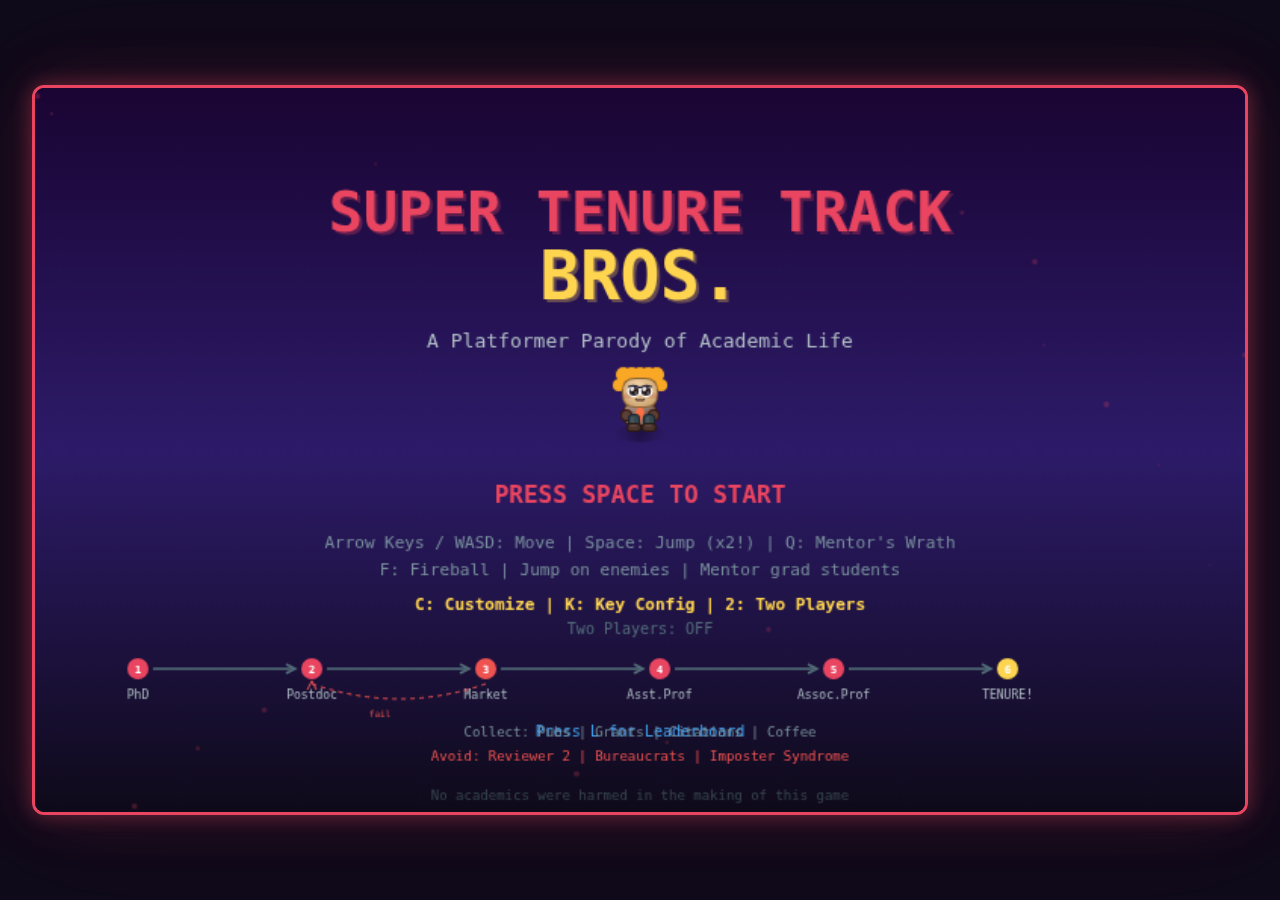
<file: TT_co.html>
<!DOCTYPE html>
<html lang="en">
<head>
<meta charset="UTF-8">
<meta name="viewport" content="width=device-width, initial-scale=1.0">
<title>Super Tenure Track Bros.</title>
<style>
@import url('https://fonts.googleapis.com/css2?family=Fredoka+One&family=Press+Start+2P&display=swap');
* { margin: 0; padding: 0; box-sizing: border-box; }
body {
  background: #0f0a1a;
  display: flex;
  justify-content: center;
  align-items: center;
  min-height: 100vh;
  font-family: 'Courier New', monospace;
  overflow: hidden;
}
canvas {
  border: 3px solid #e94560;
  border-radius: 12px;
  box-shadow: 0 0 20px rgba(233, 69, 96, 0.4), 0 0 60px rgba(233, 69, 96, 0.15), 0 0 120px rgba(233, 69, 96, 0.05), inset 0 0 30px rgba(0,0,0,0.1);
  image-rendering: auto;
}
</style>
</head>
<body>
<canvas id="game"></canvas>
<script>
// ============================================================
// SUPER TENURE TRACK BROS.
// A platformer parody of the academic tenure track
// ============================================================

const canvas = document.getElementById('game');
const ctx = canvas.getContext('2d');

const GAME_W = 800;
const GAME_H = 480;
const TILE = 32;

canvas.width = GAME_W;
canvas.height = GAME_H;

function resizeCanvas() {
  const scale = Math.min(window.innerWidth / GAME_W, window.innerHeight / GAME_H) * 0.95;
  canvas.style.width = (GAME_W * scale) + 'px';
  canvas.style.height = (GAME_H * scale) + 'px';
}
resizeCanvas();
window.addEventListener('resize', resizeCanvas);

// ============================================================
// INPUT
// ============================================================
const keys = {};
const justPressed = {};
window.addEventListener('keydown', e => {
  if (!keys[e.code]) justPressed[e.code] = true;
  keys[e.code] = true;
  e.preventDefault();
});
window.addEventListener('keyup', e => { keys[e.code] = false; e.preventDefault(); });

// ============================================================
// KEY BINDINGS
// ============================================================
let keyBindings = {
  p1_left:  ['ArrowLeft', 'KeyA'],
  p1_right: ['ArrowRight', 'KeyD'],
  p1_jump:  ['ArrowUp', 'KeyW', 'Space'],
  p1_fire:  ['KeyF', 'KeyX'],
  p1_potion:['KeyQ'],
  p2_left:  ['KeyJ'],
  p2_right: ['KeyL'],
  p2_jump:  ['KeyI', 'KeyU'],
  p2_fire:  ['KeyH'],
  p2_potion:['KeyO'],
};
const BINDABLE_ACTIONS = ['p1_left','p1_right','p1_jump','p1_fire','p1_potion','p2_left','p2_right','p2_jump','p2_fire','p2_potion'];
const ACTION_LABELS = {
  p1_left:'P1 Left', p1_right:'P1 Right', p1_jump:'P1 Jump', p1_fire:'P1 Fire', p1_potion:'P1 Potion',
  p2_left:'P2 Left', p2_right:'P2 Right', p2_jump:'P2 Jump', p2_fire:'P2 Fire', p2_potion:'P2 Potion',
};
function isAction(action) { return keyBindings[action] && keyBindings[action].some(k => keys[k]); }
function isActionJP(action) { return keyBindings[action] && keyBindings[action].some(k => justPressed[k]); }
function keyName(code) {
  if (code.startsWith('Key')) return code.slice(3);
  if (code.startsWith('Arrow')) return code.slice(5);
  if (code === 'Space') return 'Space';
  return code;
}

// Key config state
let keyConfigActive = false;
let keyConfigIndex = 0;
let keyConfigWaiting = false; // waiting for new key press

// ============================================================
// DRAWING HELPERS
// ============================================================
function drawRoundRect(x, y, w, h, r) {
  ctx.beginPath();
  ctx.moveTo(x + r, y);
  ctx.lineTo(x + w - r, y);
  ctx.quadraticCurveTo(x + w, y, x + w, y + r);
  ctx.lineTo(x + w, y + h - r);
  ctx.quadraticCurveTo(x + w, y + h, x + w - r, y + h);
  ctx.lineTo(x + r, y + h);
  ctx.quadraticCurveTo(x, y + h, x, y + h - r);
  ctx.lineTo(x, y + r);
  ctx.quadraticCurveTo(x, y, x + r, y);
  ctx.closePath();
}

function drawCircle(x, y, r) {
  ctx.beginPath();
  ctx.arc(x, y, r, 0, Math.PI * 2);
}

function drawEllipse(x, y, rx, ry) {
  ctx.beginPath();
  ctx.ellipse(x, y, rx, ry, 0, 0, Math.PI * 2);
}

function lerpColor(a, b, t) {
  const ah = parseInt(a.replace('#', ''), 16);
  const bh = parseInt(b.replace('#', ''), 16);
  const ar = (ah >> 16) & 0xff, ag = (ah >> 8) & 0xff, ab = ah & 0xff;
  const br = (bh >> 16) & 0xff, bg = (bh >> 8) & 0xff, bb = bh & 0xff;
  const rr = Math.round(ar + (br - ar) * t);
  const rg = Math.round(ag + (bg - ag) * t);
  const rb = Math.round(ab + (bb - ab) * t);
  return `rgb(${rr},${rg},${rb})`;
}

// ============================================================
// CONTOUR / OUTLINE SYSTEM
// ============================================================
// Draw an outline around any shape by rendering it offset in 8 directions
function withOutline(drawFn, outlineColor, thickness) {
  const t = thickness || 2;
  ctx.save();
  ctx.globalCompositeOperation = 'source-over';
  const offsets = [[-t,0],[t,0],[0,-t],[0,t],[-t,-t],[t,-t],[-t,t],[t,t]];
  for (const [ox, oy] of offsets) {
    ctx.save();
    ctx.translate(ox, oy);
    drawFn(true); // true = outline pass
    ctx.restore();
  }
  drawFn(false); // false = normal pass
  ctx.restore();
}

// Offscreen buffer for outline rendering (stamp-based approach)
let outlineCanvas, outlineCtx;
function ensureOutlineBuffer() {
  if (!outlineCanvas) {
    outlineCanvas = document.createElement('canvas');
    outlineCanvas.width = 128;
    outlineCanvas.height = 128;
    outlineCtx = outlineCanvas.getContext('2d');
  }
}

// Draw a sprite with a colored outline via offscreen stamp
function drawWithOutline(x, y, w, h, drawFn, outlineColor, thickness) {
  ensureOutlineBuffer();
  const pad = (thickness || 2) + 2;
  const bw = w + pad * 2;
  const bh = h + pad * 2;
  // Resize buffer if needed
  if (outlineCanvas.width < bw || outlineCanvas.height < bh) {
    outlineCanvas.width = Math.max(outlineCanvas.width, bw + 16);
    outlineCanvas.height = Math.max(outlineCanvas.height, bh + 16);
  }
  outlineCtx.clearRect(0, 0, bw + 4, bh + 4);
  // Draw sprite into buffer
  outlineCtx.save();
  outlineCtx.translate(pad - x, pad - y);
  const origCtx = ctx;
  ctx = outlineCtx;
  drawFn();
  ctx = origCtx;
  outlineCtx.restore();
  // Draw expanded outline
  const t = thickness || 2;
  ctx.save();
  ctx.globalAlpha = 1;
  // Render outline color behind
  ctx.globalCompositeOperation = 'source-over';
  const offsets = [[-t,0],[t,0],[0,-t],[0,t]];
  for (const [ox, oy] of offsets) {
    ctx.drawImage(outlineCanvas, 0, 0, bw, bh, x - pad + ox, y - pad + oy, bw, bh);
  }
  // Tint the outline copies
  ctx.globalCompositeOperation = 'source-atop';
  // (Simple approach: draw the original on top, outline stays as-is from the sprite colors)
  ctx.globalCompositeOperation = 'source-over';
  ctx.drawImage(outlineCanvas, 0, 0, bw, bh, x - pad, y - pad, bw, bh);
  ctx.restore();
}

// Darken a hex color for outlines
function darkenColor(hex, amount) {
  const h = parseInt(hex.replace('#', ''), 16);
  const r = Math.max(0, ((h >> 16) & 0xff) - amount);
  const g = Math.max(0, ((h >> 8) & 0xff) - amount);
  const b = Math.max(0, (h & 0xff) - amount);
  return `rgb(${r},${g},${b})`;
}

// Lighten a hex color for highlights
function lightenColor(hex, amount) {
  const h = parseInt(hex.replace('#', ''), 16);
  const r = Math.min(255, ((h >> 16) & 0xff) + amount);
  const g = Math.min(255, ((h >> 8) & 0xff) + amount);
  const b = Math.min(255, (h & 0xff) + amount);
  return `rgb(${r},${g},${b})`;
}

// Draw inner highlight (rim light) on a rounded rect
function drawInnerHighlight(x, y, w, h, r) {
  ctx.save();
  ctx.globalAlpha = 0.15;
  ctx.strokeStyle = '#fff';
  ctx.lineWidth = 1.5;
  drawRoundRect(x + 1, y + 1, w - 2, h * 0.4, r);
  ctx.stroke();
  ctx.restore();
}

// Draw a drop shadow under a sprite area
function drawDropShadow(x, y, w, h) {
  const grad = ctx.createRadialGradient(x + w / 2, y + h + 2, 1, x + w / 2, y + h + 2, w * 0.7);
  grad.addColorStop(0, 'rgba(0,0,0,0.25)');
  grad.addColorStop(0.6, 'rgba(0,0,0,0.08)');
  grad.addColorStop(1, 'rgba(0,0,0,0)');
  ctx.fillStyle = grad;
  drawEllipse(x + w / 2, y + h + 2, w * 0.6, 5);
  ctx.fill();
}

// ============================================================
// LEVEL THEMES
// ============================================================
const THEMES = [
  { // PhD Student - Cheerful campus
    skyTop: '#4fc3f7', skyBot: '#b3e5fc', grass: '#66bb6a', grassDark: '#43a047',
    dirt: '#8d6e63', dirtDark: '#6d4c41', platform: '#a1887f', platformTop: '#bcaaa4',
    bgHill1: '#81c784', bgHill2: '#66bb6a', bgHill3: '#a5d6a7',
    cloudColor: 'rgba(255,255,255,0.9)', flowerColors: ['#ef5350','#ffee58','#ab47bc','#ff7043'],
    treeColor: '#388e3c', treeTrunk: '#5d4037',
  },
  { // Postdoc - Slightly muted, autumn feel
    skyTop: '#ffb74d', skyBot: '#ffe0b2', grass: '#aed581', grassDark: '#8bc34a',
    dirt: '#a1887f', dirtDark: '#8d6e63', platform: '#bcaaa4', platformTop: '#d7ccc8',
    bgHill1: '#c5e1a5', bgHill2: '#aed581', bgHill3: '#dce775',
    cloudColor: 'rgba(255,245,230,0.85)', flowerColors: ['#ffa726','#ef5350','#ffca28','#ff7043'],
    treeColor: '#e65100', treeTrunk: '#4e342e',
  },
  { // Job Market - Stressful blue/steel
    skyTop: '#37474f', skyBot: '#78909c', grass: '#546e7a', grassDark: '#455a64',
    dirt: '#455a64', dirtDark: '#37474f', platform: '#607d8b', platformTop: '#90a4ae',
    bgHill1: '#546e7a', bgHill2: '#455a64', bgHill3: '#607d8b',
    cloudColor: 'rgba(176,190,197,0.5)', flowerColors: ['#ef5350','#78909c','#42a5f5','#ff7043'],
    treeColor: '#455a64', treeTrunk: '#37474f',
  },
  { // Assistant Prof - Urban/institutional
    skyTop: '#90a4ae', skyBot: '#cfd8dc', grass: '#78909c', grassDark: '#607d8b',
    dirt: '#78909c', dirtDark: '#546e7a', platform: '#90a4ae', platformTop: '#b0bec5',
    bgHill1: '#78909c', bgHill2: '#607d8b', bgHill3: '#90a4ae',
    cloudColor: 'rgba(200,210,220,0.7)', flowerColors: ['#42a5f5','#78909c','#b0bec5','#26c6da'],
    treeColor: '#546e7a', treeTrunk: '#455a64',
  },
  { // Associate Prof - Warm, golden
    skyTop: '#ff8a65', skyBot: '#ffccbc', grass: '#ffb74d', grassDark: '#ffa726',
    dirt: '#d7a86e', dirtDark: '#bf8040', platform: '#dcc69c', platformTop: '#efe0c0',
    bgHill1: '#ffcc80', bgHill2: '#ffb74d', bgHill3: '#ffe0b2',
    cloudColor: 'rgba(255,230,200,0.8)', flowerColors: ['#ffd54f','#ff8a65','#ffab40','#e65100'],
    treeColor: '#ff6f00', treeTrunk: '#5d4037',
  },
  { // Tenure Review - Dramatic purple/night
    skyTop: '#1a0533', skyBot: '#4a148c', grass: '#7e57c2', grassDark: '#5e35b1',
    dirt: '#4a148c', dirtDark: '#311b92', platform: '#7e57c2', platformTop: '#b39ddb',
    bgHill1: '#4a148c', bgHill2: '#311b92', bgHill3: '#6a1b9a',
    cloudColor: 'rgba(150,120,200,0.5)', flowerColors: ['#ce93d8','#ba68c8','#e040fb','#ea80fc'],
    treeColor: '#6a1b9a', treeTrunk: '#311b92',
  },
];

// ============================================================
// DIVERSITY SYSTEM
// ============================================================
const SKIN_TONES = [
  { base: '#ffe0b2', shadow: '#ffcc80', blush: 'rgba(255,138,128,0.35)' },  // light
  { base: '#ffcc80', shadow: '#ffb74d', blush: 'rgba(255,120,100,0.3)' },   // light-medium
  { base: '#deb887', shadow: '#c8a070', blush: 'rgba(200,100,80,0.25)' },   // medium
  { base: '#c68c53', shadow: '#a8723f', blush: 'rgba(180,80,60,0.25)' },    // medium-dark
  { base: '#8d5524', shadow: '#704214', blush: 'rgba(140,60,40,0.2)' },     // dark
  { base: '#5c3310', shadow: '#3d200a', blush: 'rgba(100,40,30,0.15)' },    // very dark
];

const HAIR_COLORS = [
  '#4e342e', // dark brown
  '#212121', // black
  '#5d4037', // brown
  '#795548', // light brown
  '#bf360c', // red/auburn
  '#f9a825', // blonde
  '#424242', // dark gray
  '#9e9e9e', // gray/silver
  '#1b5e20', // fun: dark green
  '#4a148c', // fun: purple
];

const HAIR_STYLES = [
  'messy',     // tufts sticking up (current default)
  'short',     // close-cropped
  'long',      // longer, flowing down sides
  'curly',     // round poofy curls
  'bun',       // top bun / updo
  'mohawk',    // tall center spike
  'bob',       // neat bob cut
  'afro',      // round afro
];

const JACKET_COLORS = [
  { main: '#8d6e63', patch: '#5d4037' },  // brown tweed
  { main: '#546e7a', patch: '#37474f' },  // charcoal
  { main: '#5c6bc0', patch: '#3949ab' },  // navy
  { main: '#7b1fa2', patch: '#4a148c' },  // plum
  { main: '#00695c', patch: '#004d40' },  // teal
  { main: '#bf360c', patch: '#8e2400' },  // burgundy
  { main: '#37474f', patch: '#263238' },  // dark gray
];

const TIE_COLORS = ['#ef5350', '#42a5f5', '#ffd54f', '#66bb6a', '#ab47bc', '#ff7043', '#26c6da'];

const HOODIE_COLORS = [
  { main: '#66bb6a', dark: '#388e3c' },  // green (original)
  { main: '#42a5f5', dark: '#1565c0' },  // blue
  { main: '#ab47bc', dark: '#7b1fa2' },  // purple
  { main: '#ef5350', dark: '#c62828' },  // red
  { main: '#ffa726', dark: '#e65100' },  // orange
  { main: '#26c6da', dark: '#00838f' },  // teal
  { main: '#ec407a', dark: '#ad1457' },  // pink
  { main: '#78909c', dark: '#37474f' },  // gray
  { main: '#ffee58', dark: '#f9a825' },  // yellow
];

const GLASSES_STYLES = ['none', 'round', 'rectangular', 'cat-eye'];
const ACCESSORY_STYLES = ['none', 'earrings', 'necklace', 'scarf', 'bowtie'];

function randomAppearance() {
  const gender = Math.random() < 0.5 ? 'masc' : 'fem';
  return {
    gender,
    skin: SKIN_TONES[Math.floor(Math.random() * SKIN_TONES.length)],
    hair: HAIR_COLORS[Math.floor(Math.random() * HAIR_COLORS.length)],
    hairStyle: HAIR_STYLES[Math.floor(Math.random() * HAIR_STYLES.length)],
    jacket: JACKET_COLORS[Math.floor(Math.random() * JACKET_COLORS.length)],
    tie: TIE_COLORS[Math.floor(Math.random() * TIE_COLORS.length)],
    hoodie: HOODIE_COLORS[Math.floor(Math.random() * HOODIE_COLORS.length)],
    glasses: GLASSES_STYLES[Math.floor(Math.random() * GLASSES_STYLES.length)],
    accessory: ACCESSORY_STYLES[Math.floor(Math.random() * ACCESSORY_STYLES.length)],
  };
}

let playerAppearance = randomAppearance();

// Avatar customization state
let customizing = false;
let customCategory = 0; // 0=skin, 1=hair color, 2=hair style, 3=jacket, 4=tie
let customIndices = { skin: 0, hair: 0, hairStyle: 0, jacket: 0, tie: 0 };
const CUSTOM_CATEGORIES = ['Skin', 'Hair Color', 'Hair Style', 'Jacket', 'Tie'];
const CUSTOM_ARRAYS = [SKIN_TONES, HAIR_COLORS, HAIR_STYLES, JACKET_COLORS, TIE_COLORS];
const CUSTOM_KEYS = ['skin', 'hair', 'hairStyle', 'jacket', 'tie'];

function applyCustomAppearance() {
  playerAppearance = {
    skin: SKIN_TONES[customIndices.skin],
    hair: HAIR_COLORS[customIndices.hair],
    hairStyle: HAIR_STYLES[customIndices.hairStyle],
    jacket: JACKET_COLORS[customIndices.jacket],
    tie: TIE_COLORS[customIndices.tie],
  };
}

function randomizeCustomIndices() {
  customIndices.skin = Math.floor(Math.random() * SKIN_TONES.length);
  customIndices.hair = Math.floor(Math.random() * HAIR_COLORS.length);
  customIndices.hairStyle = Math.floor(Math.random() * HAIR_STYLES.length);
  customIndices.jacket = Math.floor(Math.random() * JACKET_COLORS.length);
  customIndices.tie = Math.floor(Math.random() * TIE_COLORS.length);
  applyCustomAppearance();
}
// Init with random
randomizeCustomIndices();

function drawHairStyle(style, color, x, headY, w) {
  ctx.fillStyle = color;
  // Hair is drawn behind the head — must extend above/beyond head bounds to be visible
  switch (style) {
    case 'messy':
      drawRoundRect(x - 1, headY - 5, w + 2, 10, 5);
      ctx.fill();
      // Tufts sticking up
      ctx.fillRect(x + 1, headY - 8, 4, 5);
      ctx.fillRect(x + w / 2 - 2, headY - 9, 4, 6);
      ctx.fillRect(x + w - 5, headY - 7, 4, 4);
      break;
    case 'short':
      drawRoundRect(x, headY - 4, w, 8, 5);
      ctx.fill();
      break;
    case 'long':
      drawRoundRect(x - 2, headY - 5, w + 4, 10, 5);
      ctx.fill();
      // Side hair flowing down past head
      drawRoundRect(x - 3, headY + 2, 5, 16, 3);
      ctx.fill();
      drawRoundRect(x + w - 2, headY + 2, 5, 16, 3);
      ctx.fill();
      break;
    case 'curly':
      // Poofy round curls extending above and to sides
      for (let i = 0; i < 5; i++) {
        drawCircle(x + 2 + i * ((w - 4) / 4), headY - 3, 5);
        ctx.fill();
      }
      drawCircle(x - 1, headY + 4, 4);
      ctx.fill();
      drawCircle(x + w + 1, headY + 4, 4);
      ctx.fill();
      break;
    case 'bun':
      drawRoundRect(x, headY - 4, w, 7, 4);
      ctx.fill();
      // Top bun — sits well above head
      drawCircle(x + w / 2, headY - 8, 6);
      ctx.fill();
      break;
    case 'mohawk':
      drawRoundRect(x + 1, headY - 3, w - 2, 6, 3);
      ctx.fill();
      // Tall center spike
      ctx.beginPath();
      ctx.moveTo(x + w / 2 - 4, headY - 2);
      ctx.lineTo(x + w / 2, headY - 14);
      ctx.lineTo(x + w / 2 + 4, headY - 2);
      ctx.fill();
      break;
    case 'bob':
      drawRoundRect(x - 2, headY - 4, w + 4, 9, 5);
      ctx.fill();
      // Neat sides extending past head
      drawRoundRect(x - 3, headY + 2, 6, 12, 3);
      ctx.fill();
      drawRoundRect(x + w - 3, headY + 2, 6, 12, 3);
      ctx.fill();
      break;
    case 'afro':
      // Big round afro — extends well beyond head
      drawCircle(x + w / 2, headY + 2, w / 2 + 5);
      ctx.fill();
      break;
  }
}

// ============================================================
// CUTE CHARACTER DRAWING
// ============================================================
function drawPlayer(x, y, w, h, frame, facingRight, powered, isDead) {
  ctx.save();
  const cx = x + w / 2;

  if (!facingRight) {
    ctx.translate(cx, 0);
    ctx.scale(-1, 1);
    ctx.translate(-cx, 0);
  }

  // Bounce animation
  const bounce = Math.sin(frame * Math.PI / 2) * 2;
  const drawY = y - Math.abs(bounce);

  // Soft shadow with gradient (larger, more realistic)
  const shadowGrad = ctx.createRadialGradient(x + w / 2, y + h + 2, 1, x + w / 2, y + h + 2, w * 0.7);
  shadowGrad.addColorStop(0, 'rgba(0,0,0,0.3)');
  shadowGrad.addColorStop(0.5, 'rgba(0,0,0,0.12)');
  shadowGrad.addColorStop(1, 'rgba(0,0,0,0)');
  ctx.fillStyle = shadowGrad;
  drawEllipse(x + w / 2, y + h + 2, w * 0.65, 6);
  ctx.fill();

  // Body (round, chibi style) with contour
  const app = playerAppearance;

  // Body outline (dark contour)
  ctx.fillStyle = powered ? '#8B6914' : darkenColor(app.jacket.main, 80);
  drawRoundRect(x + 2, drawY + 13, w - 4, h - 16, 6);
  ctx.fill();

  // Body fill with gradient
  const bodyGrad = ctx.createLinearGradient(x, drawY + 14, x + w, drawY + 14);
  if (powered) {
    bodyGrad.addColorStop(0, '#FFD700');
    bodyGrad.addColorStop(0.5, '#FFE44D');
    bodyGrad.addColorStop(1, '#FFA000');
  } else {
    bodyGrad.addColorStop(0, lightenColor(app.jacket.main, 20));
    bodyGrad.addColorStop(0.5, app.jacket.main);
    bodyGrad.addColorStop(1, lerpColor(app.jacket.main, '#000000', 0.25));
  }
  ctx.fillStyle = bodyGrad;
  drawRoundRect(x + 3, drawY + 14, w - 6, h - 18, 5);
  ctx.fill();

  // Body highlight (rim light top)
  ctx.fillStyle = 'rgba(255,255,255,0.12)';
  drawRoundRect(x + 5, drawY + 15, w - 10, 4, 3);
  ctx.fill();

  // Elbow patches (cute detail) with contour
  ctx.fillStyle = powered ? '#8B6914' : darkenColor(app.jacket.patch, 40);
  drawCircle(x + 4, drawY + 22, 4);
  ctx.fill();
  drawCircle(x + w - 4, drawY + 22, 4);
  ctx.fill();
  ctx.fillStyle = powered ? '#ffcc02' : app.jacket.patch;
  drawCircle(x + 4, drawY + 22, 3);
  ctx.fill();
  drawCircle(x + w - 4, drawY + 22, 3);
  ctx.fill();

  // Tie
  ctx.fillStyle = app.tie;
  ctx.beginPath();
  ctx.moveTo(x + w / 2, drawY + 14);
  ctx.lineTo(x + w / 2 + 3, drawY + 20);
  ctx.lineTo(x + w / 2, drawY + 27);
  ctx.lineTo(x + w / 2 - 3, drawY + 20);
  ctx.closePath();
  ctx.fill();

  // Legs with shoes (walking animation)
  const legPhase = frame * 0.8;
  const leftLegX = x + 6 + Math.sin(legPhase) * 2;
  const rightLegX = x + w - 10 - Math.sin(legPhase) * 2;

  // Legs with contour
  ctx.fillStyle = '#1a2530';
  drawRoundRect(leftLegX - 1, drawY + h - 11, 8, 10, 3);
  ctx.fill();
  drawRoundRect(rightLegX - 1, drawY + h - 11, 8, 10, 3);
  ctx.fill();
  ctx.fillStyle = '#37474f';
  drawRoundRect(leftLegX, drawY + h - 10, 6, 8, 2);
  ctx.fill();
  drawRoundRect(rightLegX, drawY + h - 10, 6, 8, 2);
  ctx.fill();
  // Leg highlight
  ctx.fillStyle = 'rgba(255,255,255,0.08)';
  ctx.fillRect(leftLegX + 1, drawY + h - 9, 2, 5);
  ctx.fillRect(rightLegX + 1, drawY + h - 9, 2, 5);

  // Shoes with contour
  ctx.fillStyle = '#2a1a10';
  drawRoundRect(leftLegX - 2, drawY + h - 5, 10, 6, 3);
  ctx.fill();
  drawRoundRect(rightLegX - 2, drawY + h - 5, 10, 6, 3);
  ctx.fill();
  ctx.fillStyle = '#4e342e';
  drawRoundRect(leftLegX - 1, drawY + h - 4, 8, 4, 2);
  ctx.fill();
  drawRoundRect(rightLegX - 1, drawY + h - 4, 8, 4, 2);
  ctx.fill();
  // Shoe highlight
  ctx.fillStyle = 'rgba(255,255,255,0.1)';
  drawRoundRect(leftLegX, drawY + h - 4, 5, 1.5, 1);
  ctx.fill();
  drawRoundRect(rightLegX, drawY + h - 4, 5, 1.5, 1);
  ctx.fill();

  // Head (big, cute, round) with contour
  const headY = drawY - 2;

  // Hair (drawn behind head)
  drawHairStyle(app.hairStyle, app.hair, x, headY, w);

  // Head outline
  ctx.fillStyle = darkenColor(app.skin.shadow, 60);
  drawRoundRect(x + 1, headY - 1, w - 2, 20, 9);
  ctx.fill();
  // Head fill
  const headGrad = ctx.createRadialGradient(x + w / 2 - 2, headY + 5, 2, x + w / 2, headY + 7, 13);
  headGrad.addColorStop(0, lightenColor(app.skin.base, 15));
  headGrad.addColorStop(0.6, app.skin.base);
  headGrad.addColorStop(1, app.skin.shadow);
  ctx.fillStyle = headGrad;
  drawRoundRect(x + 2, headY, w - 4, 18, 8);
  ctx.fill();
  // Head specular highlight
  ctx.fillStyle = 'rgba(255,255,255,0.12)';
  drawEllipse(x + w / 2 - 2, headY + 4, 5, 3);
  ctx.fill();

  // Anime blush marks (horizontal lines)
  ctx.fillStyle = app.skin.blush;
  drawEllipse(x + 5, headY + 11, 3.5, 2);
  ctx.fill();
  drawEllipse(x + w - 5, headY + 11, 3.5, 2);
  ctx.fill();
  // Subtle diagonal blush lines (manga style)
  ctx.strokeStyle = app.skin.blush;
  ctx.lineWidth = 0.6;
  for (let bl = 0; bl < 3; bl++) {
    ctx.beginPath();
    ctx.moveTo(x + 3 + bl * 1.8, headY + 10);
    ctx.lineTo(x + 4.5 + bl * 1.8, headY + 12);
    ctx.stroke();
    ctx.beginPath();
    ctx.moveTo(x + w - 7 + bl * 1.8, headY + 10);
    ctx.lineTo(x + w - 5.5 + bl * 1.8, headY + 12);
    ctx.stroke();
  }

  // Anime-style big eyes
  const eyeL = x + 7;
  const eyeR = x + w - 11;
  const eyeY = headY + 7;

  if (isDead) {
    // Spiral/swirl dead eyes (manga style)
    ctx.strokeStyle = '#555';
    ctx.lineWidth = 1.5;
    for (const ex of [eyeL + 2, eyeR + 2]) {
      ctx.beginPath();
      for (let a = 0; a < Math.PI * 3; a += 0.2) {
        const sr = a * 0.7;
        const sx2 = ex + Math.cos(a) * sr;
        const sy2 = eyeY + 1 + Math.sin(a) * sr;
        a === 0 ? ctx.moveTo(sx2, sy2) : ctx.lineTo(sx2, sy2);
      }
      ctx.stroke();
    }
  } else {
    // Big anime eyes with gradient iris and multiple highlights
    for (const ex of [eyeL, eyeR]) {
      // Eye white (larger, rounder)
      ctx.fillStyle = '#fff';
      drawEllipse(ex + 2, eyeY + 1, 4.5, 4);
      ctx.fill();

      // Iris gradient
      const irisGrad = ctx.createRadialGradient(ex + 2, eyeY + 1, 0.5, ex + 2, eyeY + 1, 3.5);
      irisGrad.addColorStop(0, '#5c3310');
      irisGrad.addColorStop(0.5, '#3e2723');
      irisGrad.addColorStop(1, '#1a1a2e');
      ctx.fillStyle = irisGrad;
      drawEllipse(ex + 2, eyeY + 1, 3.2, 3);
      ctx.fill();

      // Pupil
      ctx.fillStyle = '#000';
      drawCircle(ex + 2, eyeY + 1.5, 1.5);
      ctx.fill();

      // Big highlight (top-left)
      ctx.fillStyle = 'rgba(255,255,255,0.95)';
      drawCircle(ex + 0.8, eyeY - 0.5, 1.4);
      ctx.fill();

      // Small highlight (bottom-right)
      ctx.fillStyle = 'rgba(255,255,255,0.7)';
      drawCircle(ex + 3, eyeY + 2, 0.7);
      ctx.fill();

      // Subtle color reflection
      ctx.fillStyle = 'rgba(120,200,255,0.2)';
      drawCircle(ex + 1, eyeY + 2, 0.8);
      ctx.fill();
    }

    // Upper eyelash lines — thicker/longer for fem
    ctx.strokeStyle = '#1a1a2e';
    ctx.lineWidth = app.gender === 'fem' ? 1.8 : 1.2;
    ctx.lineCap = 'round';
    ctx.beginPath();
    ctx.moveTo(eyeL - 1.5, eyeY - 2);
    ctx.quadraticCurveTo(eyeL + 2, eyeY - 3.5, eyeL + 5.5, eyeY - 1.5);
    ctx.stroke();
    ctx.beginPath();
    ctx.moveTo(eyeR - 1.5, eyeY - 1.5);
    ctx.quadraticCurveTo(eyeR + 2, eyeY - 3.5, eyeR + 5.5, eyeY - 2);
    ctx.stroke();
    // Fem: extra lash flicks
    if (app.gender === 'fem') {
      ctx.lineWidth = 1;
      ctx.beginPath();
      ctx.moveTo(eyeL + 5.5, eyeY - 1.5);
      ctx.lineTo(eyeL + 7, eyeY - 3);
      ctx.stroke();
      ctx.beginPath();
      ctx.moveTo(eyeR + 5.5, eyeY - 2);
      ctx.lineTo(eyeR + 7, eyeY - 3.5);
      ctx.stroke();
    }
    ctx.lineCap = 'butt';
  }

  // Glasses (based on appearance)
  if (app.glasses && app.glasses !== 'none') {
    if (app.glasses === 'cat-eye') {
      ctx.strokeStyle = '#880e4f';
      ctx.lineWidth = 1.2;
      ctx.beginPath();
      ctx.moveTo(x + 4, headY + 10);
      ctx.lineTo(x + 4, headY + 5);
      ctx.lineTo(x + 13, headY + 4);
      ctx.lineTo(x + 13, headY + 10);
      ctx.closePath();
      ctx.stroke();
      ctx.beginPath();
      ctx.moveTo(x + w - 13, headY + 10);
      ctx.lineTo(x + w - 13, headY + 5);
      ctx.lineTo(x + w - 4, headY + 4);
      ctx.lineTo(x + w - 4, headY + 10);
      ctx.closePath();
      ctx.stroke();
    } else if (app.glasses === 'round') {
      ctx.strokeStyle = 'rgba(55,71,79,0.7)';
      ctx.lineWidth = 1;
      drawCircle(x + 8.5, headY + 7.5, 5);
      ctx.stroke();
      drawCircle(x + w - 8.5, headY + 7.5, 5);
      ctx.stroke();
      ctx.beginPath();
      ctx.moveTo(x + 13, headY + 7);
      ctx.lineTo(x + w - 13, headY + 7);
      ctx.stroke();
    } else {
      ctx.strokeStyle = 'rgba(55,71,79,0.6)';
      ctx.lineWidth = 1;
      drawRoundRect(x + 4, headY + 4, 9, 7, 3);
      ctx.stroke();
      drawRoundRect(x + w - 13, headY + 4, 9, 7, 3);
      ctx.stroke();
      ctx.beginPath();
      ctx.moveTo(x + 13, headY + 7);
      ctx.lineTo(x + w - 13, headY + 7);
      ctx.stroke();
    }
  }

  // Fem: earrings
  if (app.gender === 'fem' && app.accessory === 'earrings') {
    ctx.fillStyle = '#ffd54f';
    drawCircle(x + 1, headY + 12, 1.5);
    ctx.fill();
    drawCircle(x + w - 1, headY + 12, 1.5);
    ctx.fill();
  }

  // Mouth
  if (isDead) {
    // Wavy distress mouth
    ctx.strokeStyle = '#555';
    ctx.lineWidth = 1.2;
    ctx.beginPath();
    ctx.moveTo(x + 9, headY + 14);
    ctx.quadraticCurveTo(x + 11, headY + 15, x + w / 2, headY + 13.5);
    ctx.quadraticCurveTo(x + w - 11, headY + 15, x + w - 9, headY + 14);
    ctx.stroke();
  } else {
    // Cute cat-mouth (anime :3 style)
    ctx.strokeStyle = app.gender === 'fem' ? '#c0392b' : '#5d4037';
    ctx.lineWidth = 1.2;
    ctx.beginPath();
    ctx.moveTo(x + w / 2 - 3, headY + 13);
    ctx.quadraticCurveTo(x + w / 2 - 1, headY + 15, x + w / 2, headY + 13.5);
    ctx.quadraticCurveTo(x + w / 2 + 1, headY + 15, x + w / 2 + 3, headY + 13);
    ctx.stroke();
    // Fem: subtle lip color
    if (app.gender === 'fem') {
      ctx.fillStyle = 'rgba(192,57,43,0.25)';
      ctx.beginPath();
      ctx.moveTo(x + w / 2 - 3, headY + 13);
      ctx.quadraticCurveTo(x + w / 2, headY + 15.5, x + w / 2 + 3, headY + 13);
      ctx.fill();
    }
  }

  // Flame aura
  if (player && player.hasFlame) {
    ctx.shadowColor = '#ff5722';
    ctx.shadowBlur = 10;
    // Flame particles around player
    for (let i = 0; i < 4; i++) {
      const fx = x + w / 2 + Math.sin(levelTimer * 0.12 + i * 1.6) * (w / 2 + 4);
      const fy = drawY + h - 4 + Math.cos(levelTimer * 0.15 + i * 2.1) * 6 - 8;
      const fGrad = ctx.createRadialGradient(fx, fy, 0, fx, fy, 4);
      fGrad.addColorStop(0, 'rgba(255,235,59,0.8)');
      fGrad.addColorStop(1, 'rgba(255,87,34,0)');
      ctx.fillStyle = fGrad;
      drawCircle(fx, fy, 4);
      ctx.fill();
    }
    ctx.shadowBlur = 0;
  }

  // Power-up glow (anime aura)
  if (powered) {
    // Outer aura ring
    ctx.shadowColor = '#FFD700';
    ctx.shadowBlur = 20;
    const auraAlpha = 0.3 + Math.sin(levelTimer * 0.15) * 0.15;
    const auraGrad = ctx.createRadialGradient(x + w / 2, drawY + h / 2, 5, x + w / 2, drawY + h / 2, w + 5);
    auraGrad.addColorStop(0, `rgba(255,215,0,${auraAlpha})`);
    auraGrad.addColorStop(0.6, `rgba(255,235,59,${auraAlpha * 0.3})`);
    auraGrad.addColorStop(1, 'rgba(255,215,0,0)');
    ctx.fillStyle = auraGrad;
    drawCircle(x + w / 2, drawY + h / 2, w + 5);
    ctx.fill();
    ctx.shadowBlur = 0;

    // Anime sparkles (rotating around character)
    for (let i = 0; i < 5; i++) {
      const angle = levelTimer * 0.08 + i * Math.PI * 2 / 5;
      const sparkDist = w / 2 + 6 + Math.sin(levelTimer * 0.12 + i) * 3;
      const sx2 = x + w / 2 + Math.cos(angle) * sparkDist;
      const sy2 = drawY + h / 2 + Math.sin(angle) * (h / 2 + 4);
      ctx.fillStyle = '#FFD700';
      drawStar(sx2, sy2, 4, 3, 1.2);
      ctx.fill();
      ctx.fillStyle = '#fff';
      drawStar(sx2, sy2, 4, 1.5, 0.6);
      ctx.fill();
    }
  }

  // Manga speed lines when moving fast
  if (player && Math.abs(player.vx) > 2.5 && !isDead) {
    const dir = player.vx > 0 ? -1 : 1;
    ctx.globalAlpha = Math.min(Math.abs(player.vx) / 6, 0.4);
    ctx.strokeStyle = '#fff';
    ctx.lineWidth = 1;
    for (let i = 0; i < 4; i++) {
      const lx = x + (dir > 0 ? w + 2 : -2) + dir * (i * 4);
      const ly = drawY + 5 + i * 7;
      ctx.beginPath();
      ctx.moveTo(lx, ly);
      ctx.lineTo(lx + dir * (8 + Math.random() * 6), ly);
      ctx.stroke();
    }
    ctx.globalAlpha = 1;
  }

  ctx.restore();
}

// ============================================================
// CUTE ENEMY DRAWING
// ============================================================
function drawEnemy(e, x, y) {
  const bob = Math.sin(levelTimer * 0.06 + e.startX * 0.1) * 2;
  const dy = y + bob;
  const facingLeft = e.vx < 0;

  ctx.save();
  if (facingLeft) {
    ctx.translate(x + e.w, 0);
    ctx.scale(-1, 1);
    x = 0;
  }

  // Shadow (richer, larger)
  const eShadowGrad = ctx.createRadialGradient(x + e.w / 2, y + e.h + 2, 1, x + e.w / 2, y + e.h + 2, e.w * 0.55);
  eShadowGrad.addColorStop(0, 'rgba(0,0,0,0.25)');
  eShadowGrad.addColorStop(0.6, 'rgba(0,0,0,0.08)');
  eShadowGrad.addColorStop(1, 'rgba(0,0,0,0)');
  ctx.fillStyle = eShadowGrad;
  drawEllipse(x + e.w / 2, y + e.h + 2, e.w / 2.2, 4);
  ctx.fill();

  switch (e.type) {
    case 'reviewer2': {
      // Cute angry blob with anime features + contour
      // Dark contour outline
      ctx.fillStyle = '#7f0000';
      drawRoundRect(x, dy + 1, e.w, e.h - 2, 13);
      ctx.fill();
      // Body glow
      ctx.shadowColor = '#ef5350';
      ctx.shadowBlur = 6;
      const grad = ctx.createRadialGradient(x + e.w / 2, dy + 6, 3, x + e.w / 2, dy + 14, 18);
      grad.addColorStop(0, '#ff8a80');
      grad.addColorStop(0.4, '#ff7070');
      grad.addColorStop(0.7, '#ef5350');
      grad.addColorStop(1, '#b71c1c');
      ctx.fillStyle = grad;
      drawRoundRect(x + 1, dy + 2, e.w - 2, e.h - 4, 12);
      ctx.fill();
      ctx.shadowBlur = 0;
      // Body highlight (rim light)
      ctx.fillStyle = 'rgba(255,255,255,0.1)';
      drawRoundRect(x + 4, dy + 4, e.w - 8, 6, 6);
      ctx.fill();

      // Angry eyebrows (thicker, more manga)
      ctx.strokeStyle = '#1a1a1a';
      ctx.lineWidth = 2.5;
      ctx.lineCap = 'round';
      ctx.beginPath();
      ctx.moveTo(x + 4, dy + 9);
      ctx.lineTo(x + 13, dy + 12);
      ctx.stroke();
      ctx.beginPath();
      ctx.moveTo(x + e.w - 4, dy + 9);
      ctx.lineTo(x + e.w - 13, dy + 12);
      ctx.stroke();
      ctx.lineCap = 'butt';

      // Big anime eyes
      for (const ex of [x + 9, x + e.w - 9]) {
        ctx.fillStyle = '#fff';
        drawEllipse(ex, dy + 15, 5.5, 5);
        ctx.fill();
        // Red iris (angry!)
        const iGrad = ctx.createRadialGradient(ex, dy + 15, 0.5, ex, dy + 15, 3.5);
        iGrad.addColorStop(0, '#ff1744');
        iGrad.addColorStop(1, '#880e4f');
        ctx.fillStyle = iGrad;
        drawCircle(ex + 0.5, dy + 15.5, 3);
        ctx.fill();
        ctx.fillStyle = '#000';
        drawCircle(ex + 0.5, dy + 15.5, 1.5);
        ctx.fill();
        // Highlights
        ctx.fillStyle = 'rgba(255,255,255,0.9)';
        drawCircle(ex - 1.2, dy + 13.8, 1.3);
        ctx.fill();
        ctx.fillStyle = 'rgba(255,255,255,0.5)';
        drawCircle(ex + 1.5, dy + 16.5, 0.6);
        ctx.fill();
      }

      // Angry fanged mouth
      ctx.fillStyle = '#1a1a1a';
      ctx.beginPath();
      ctx.moveTo(x + 8, dy + 22);
      ctx.quadraticCurveTo(x + e.w / 2, dy + 18, x + e.w - 8, dy + 22);
      ctx.quadraticCurveTo(x + e.w / 2, dy + 25, x + 8, dy + 22);
      ctx.fill();
      // Fangs
      ctx.fillStyle = '#fff';
      ctx.beginPath();
      ctx.moveTo(x + 10, dy + 22);
      ctx.lineTo(x + 12, dy + 24);
      ctx.lineTo(x + 14, dy + 22);
      ctx.fill();
      ctx.beginPath();
      ctx.moveTo(x + e.w - 14, dy + 22);
      ctx.lineTo(x + e.w - 12, dy + 24);
      ctx.lineTo(x + e.w - 10, dy + 22);
      ctx.fill();

      // Blush marks (even angry chars get blush in manga)
      ctx.fillStyle = 'rgba(255,100,100,0.25)';
      drawEllipse(x + 4, dy + 18, 3, 1.5);
      ctx.fill();
      drawEllipse(x + e.w - 4, dy + 18, 3, 1.5);
      ctx.fill();

      // Label
      ctx.fillStyle = '#fff';
      ctx.font = 'bold 8px monospace';
      ctx.fillText('R2', x + 8, dy + e.h - 2);
      break;
    }

    case 'bureaucrat': {
      const ba = e.appearance || { skin: SKIN_TONES[0], jacket: JACKET_COLORS[0], tie: TIE_COLORS[0], hair: HAIR_COLORS[0], hairStyle: 'short' };
      // Body contour
      ctx.fillStyle = darkenColor(ba.jacket.patch, 60);
      drawRoundRect(x + 1, dy + 7, e.w - 2, e.h - 8, 9);
      ctx.fill();
      // Cute suit blob
      const grad = ctx.createLinearGradient(x, dy, x, dy + e.h);
      grad.addColorStop(0, ba.jacket.main);
      grad.addColorStop(1, ba.jacket.patch);
      ctx.fillStyle = grad;
      drawRoundRect(x + 2, dy + 8, e.w - 4, e.h - 10, 8);
      ctx.fill();

      // Hair behind head (must extend above head contour)
      ctx.fillStyle = ba.hair;
      drawRoundRect(x + e.w / 2 - 10, dy - 7, 20, 8, 5);
      ctx.fill();

      // Head contour
      ctx.fillStyle = darkenColor(ba.skin.shadow, 60);
      drawCircle(x + e.w / 2, dy + 6, 10);
      ctx.fill();
      // Head
      const headGrad = ctx.createRadialGradient(x + e.w / 2, dy + 6, 2, x + e.w / 2, dy + 6, 10);
      headGrad.addColorStop(0, ba.skin.base);
      headGrad.addColorStop(1, ba.skin.shadow);
      ctx.fillStyle = headGrad;
      drawCircle(x + e.w / 2, dy + 6, 9);
      ctx.fill();

      // Tie
      ctx.fillStyle = ba.tie;
      ctx.beginPath();
      ctx.moveTo(x + e.w / 2, dy + 12);
      ctx.lineTo(x + e.w / 2 + 3, dy + 18);
      ctx.lineTo(x + e.w / 2, dy + 24);
      ctx.lineTo(x + e.w / 2 - 3, dy + 18);
      ctx.closePath();
      ctx.fill();

      // Anime eyes (annoyed half-closed)
      for (const bex of [x + e.w / 2 - 4, x + e.w / 2 + 4]) {
        ctx.fillStyle = '#fff';
        drawEllipse(bex, dy + 5, 3.5, 2.5);
        ctx.fill();
        ctx.fillStyle = '#333';
        drawCircle(bex, dy + 5.5, 1.8);
        ctx.fill();
        ctx.fillStyle = 'rgba(255,255,255,0.8)';
        drawCircle(bex - 0.8, dy + 4.5, 0.8);
        ctx.fill();
        // Half-lid (annoyed look)
        ctx.fillStyle = ba.skin.shadow;
        ctx.fillRect(bex - 4, dy + 1, 8, 3);
      }
      // Fem: longer eyelashes
      if (ba.gender === 'fem') {
        ctx.strokeStyle = '#1a1a2e';
        ctx.lineWidth = 1.2;
        ctx.lineCap = 'round';
        for (const bex of [x + e.w / 2 - 4, x + e.w / 2 + 4]) {
          ctx.beginPath();
          ctx.moveTo(bex + 3.5, dy + 3);
          ctx.lineTo(bex + 5, dy + 1.5);
          ctx.stroke();
        }
        ctx.lineCap = 'butt';
      }

      // Flat annoyed mouth
      ctx.strokeStyle = ba.gender === 'fem' ? '#c0392b' : '#555';
      ctx.lineWidth = 1.2;
      ctx.beginPath();
      ctx.moveTo(x + e.w / 2 - 3, dy + 10);
      ctx.lineTo(x + e.w / 2 + 3, dy + 10.5);
      ctx.stroke();
      // Fem: lip color
      if (ba.gender === 'fem') {
        ctx.fillStyle = 'rgba(192,57,43,0.2)';
        drawEllipse(x + e.w / 2, dy + 10.5, 3, 1.5);
        ctx.fill();
      }
      // Fem: earrings
      if (ba.gender === 'fem' && ba.accessory === 'earrings') {
        ctx.fillStyle = '#ffd54f';
        drawCircle(x + e.w / 2 - 9, dy + 10, 1.5);
        ctx.fill();
        drawCircle(x + e.w / 2 + 9, dy + 10, 1.5);
        ctx.fill();
      }

      // Briefcase contour
      ctx.fillStyle = '#2a1a10';
      drawRoundRect(x + e.w - 3, dy + e.h - 15, 10, 12, 3);
      ctx.fill();
      // Briefcase with shine
      ctx.fillStyle = '#5d4037';
      drawRoundRect(x + e.w - 2, dy + e.h - 14, 8, 10, 2);
      ctx.fill();
      ctx.fillStyle = '#ffd54f';
      ctx.fillRect(x + e.w + 1, dy + e.h - 11, 4, 1);
      // Briefcase shine
      ctx.fillStyle = 'rgba(255,255,255,0.15)';
      ctx.fillRect(x + e.w - 1, dy + e.h - 13, 3, 4);
      break;
    }

    case 'imposter': {
      // Anime ghost / yokai style
      const alpha = 0.5 + Math.sin(levelTimer * 0.08) * 0.2;

      // Ethereal glow behind
      ctx.shadowColor = '#ce93d8';
      ctx.shadowBlur = 12;
      ctx.globalAlpha = alpha * 0.3;
      ctx.fillStyle = '#e1bee7';
      drawCircle(x + e.w / 2, dy + e.h / 2, 18);
      ctx.fill();
      ctx.shadowBlur = 0;

      ctx.globalAlpha = alpha;

      // Ghost body contour (dark outline)
      ctx.fillStyle = '#4a148c';
      ctx.beginPath();
      ctx.moveTo(x + 2, dy + e.h + 1);
      ctx.lineTo(x + 2, dy + 7);
      ctx.quadraticCurveTo(x + e.w / 2, dy - 7, x + e.w - 2, dy + 7);
      ctx.lineTo(x + e.w - 2, dy + e.h + 1);
      for (let i = 0; i < 4; i++) {
        const wx2 = x + 2 + (i + 0.5) * ((e.w - 4) / 4);
        const wx3 = x + 2 + (i + 1) * ((e.w - 4) / 4);
        const waveOff = Math.sin(levelTimer * 0.1 + i) * 2;
        ctx.quadraticCurveTo(wx2, dy + e.h + 7 + waveOff, wx3, dy + e.h + 1);
      }
      ctx.closePath();
      ctx.fill();

      const grad = ctx.createRadialGradient(x + e.w / 2, dy + 8, 3, x + e.w / 2, dy + e.h / 2, 20);
      grad.addColorStop(0, '#e1bee7');
      grad.addColorStop(0.5, '#ce93d8');
      grad.addColorStop(1, '#7b1fa2');
      ctx.fillStyle = grad;

      // Ghost body with flowing shape
      ctx.beginPath();
      ctx.moveTo(x + 3, dy + e.h);
      ctx.lineTo(x + 3, dy + 8);
      ctx.quadraticCurveTo(x + e.w / 2, dy - 6, x + e.w - 3, dy + 8);
      ctx.lineTo(x + e.w - 3, dy + e.h);
      for (let i = 0; i < 4; i++) {
        const wx = x + 3 + i * ((e.w - 6) / 4);
        const wx2 = x + 3 + (i + 0.5) * ((e.w - 6) / 4);
        const wx3 = x + 3 + (i + 1) * ((e.w - 6) / 4);
        const waveOff = Math.sin(levelTimer * 0.1 + i) * 2;
        ctx.quadraticCurveTo(wx2, dy + e.h + 6 + waveOff, wx3, dy + e.h);
      }
      ctx.closePath();
      ctx.fill();

      // Large anime ghost eyes
      for (const gex of [x + 8, x + e.w - 8]) {
        ctx.fillStyle = '#fff';
        drawEllipse(gex, dy + 12, 5.5, 6.5);
        ctx.fill();
        // Purple iris
        const giGrad = ctx.createRadialGradient(gex, dy + 13, 0.5, gex, dy + 13, 3.5);
        giGrad.addColorStop(0, '#9c27b0');
        giGrad.addColorStop(1, '#4a148c');
        ctx.fillStyle = giGrad;
        drawCircle(gex + 0.5, dy + 13, 3);
        ctx.fill();
        ctx.fillStyle = '#1a0533';
        drawCircle(gex + 0.5, dy + 13.5, 1.5);
        ctx.fill();
        // Big highlight
        ctx.fillStyle = 'rgba(255,255,255,0.9)';
        drawCircle(gex - 1.5, dy + 11, 1.5);
        ctx.fill();
        ctx.fillStyle = 'rgba(255,255,255,0.5)';
        drawCircle(gex + 1.5, dy + 14.5, 0.7);
        ctx.fill();
      }

      // Small surprised mouth
      ctx.fillStyle = '#4a148c';
      drawEllipse(x + e.w / 2, dy + 22, 3, 3.5);
      ctx.fill();

      ctx.globalAlpha = 1;

      // Floating "fraud?" text with anime wobble
      ctx.globalAlpha = alpha * 0.7;
      ctx.fillStyle = '#e1bee7';
      ctx.font = 'italic 7px monospace';
      const textWobble = Math.sin(levelTimer * 0.12) * 3;
      ctx.fillText('fraud?', x + 2 + textWobble, dy - 4);
      ctx.globalAlpha = 1;
      break;
    }

    case 'teaching': {
      // Walking stack of books with eyes
      // Stack contour
      ctx.fillStyle = '#1a1a2e';
      drawRoundRect(x + 1, dy + 3, e.w - 2, e.h - 2, 3);
      ctx.fill();

      const bookColors = ['#ef5350', '#42a5f5', '#66bb6a', '#ffa726', '#ab47bc'];
      for (let i = 0; i < 5; i++) {
        // Book contour
        ctx.fillStyle = darkenColor(bookColors[i], 80);
        drawRoundRect(x + 1 + (i % 2), dy + 3 + i * 5, e.w - 2 - (i % 2) * 2, 7, 2);
        ctx.fill();
        ctx.fillStyle = bookColors[i];
        drawRoundRect(x + 2 + (i % 2), dy + 4 + i * 5, e.w - 4 - (i % 2) * 2, 6, 2);
        ctx.fill();
        // Book spine lines
        ctx.fillStyle = 'rgba(0,0,0,0.15)';
        ctx.fillRect(x + 4 + (i % 2), dy + 5 + i * 5, e.w - 8, 1);
      }

      // Eyes peeking out from between books
      ctx.fillStyle = '#1a1a2e';
      drawCircle(x + 8, dy + 10, 5);
      ctx.fill();
      drawCircle(x + e.w - 8, dy + 10, 5);
      ctx.fill();
      ctx.fillStyle = '#fff';
      drawCircle(x + 8, dy + 10, 4);
      ctx.fill();
      drawCircle(x + e.w - 8, dy + 10, 4);
      ctx.fill();
      ctx.fillStyle = '#333';
      drawCircle(x + 9, dy + 10, 2);
      ctx.fill();
      drawCircle(x + e.w - 7, dy + 10, 2);
      ctx.fill();

      // Stressed expression lines
      ctx.strokeStyle = 'rgba(0,0,0,0.3)';
      ctx.lineWidth = 1;
      ctx.beginPath();
      ctx.moveTo(x + e.w + 2, dy + 6);
      ctx.lineTo(x + e.w + 5, dy + 4);
      ctx.moveTo(x + e.w + 2, dy + 10);
      ctx.lineTo(x + e.w + 5, dy + 10);
      ctx.moveTo(x + e.w + 2, dy + 14);
      ctx.lineTo(x + e.w + 5, dy + 16);
      ctx.stroke();

      ctx.fillStyle = '#fff';
      ctx.font = '6px monospace';
      ctx.fillText('4/4', x + 8, dy + e.h - 1);
      break;
    }

    case 'committee': {
      // Three tiny cute figures huddled — each with different appearance
      const committeeSkins = [
        SKIN_TONES[Math.floor((e.startX * 3) % SKIN_TONES.length)],
        SKIN_TONES[Math.floor((e.startX * 7 + 1) % SKIN_TONES.length)],
        SKIN_TONES[Math.floor((e.startX * 11 + 3) % SKIN_TONES.length)],
      ];
      const committeeHair = [
        HAIR_COLORS[Math.floor((e.startX * 5) % HAIR_COLORS.length)],
        HAIR_COLORS[Math.floor((e.startX * 3 + 2) % HAIR_COLORS.length)],
        HAIR_COLORS[Math.floor((e.startX * 9 + 4) % HAIR_COLORS.length)],
      ];
      const committeeJackets = [
        JACKET_COLORS[Math.floor((e.startX * 2) % JACKET_COLORS.length)],
        JACKET_COLORS[Math.floor((e.startX * 4 + 1) % JACKET_COLORS.length)],
        JACKET_COLORS[Math.floor((e.startX * 6 + 3) % JACKET_COLORS.length)],
      ];
      const committeeGenders = [
        (e.startX * 13) % 2 < 1 ? 'fem' : 'masc',
        (e.startX * 17 + 1) % 2 < 1 ? 'fem' : 'masc',
        (e.startX * 23 + 2) % 2 < 1 ? 'fem' : 'masc',
      ];
      for (let i = 0; i < 3; i++) {
        const cx = x + 2 + i * 9;
        const cGender = committeeGenders[i];

        // Body contour
        ctx.fillStyle = darkenColor(committeeJackets[i].patch || committeeJackets[i].main, 60);
        drawRoundRect(cx - 1, dy + 11, 10, 18, 4);
        ctx.fill();
        // Body
        ctx.fillStyle = committeeJackets[i].main;
        drawRoundRect(cx, dy + 12, 8, 16, 3);
        ctx.fill();

        // Hair behind head (extend above head contour)
        ctx.fillStyle = committeeHair[i];
        drawRoundRect(cx - 1, dy, 10, 4, 3);
        ctx.fill();

        // Head contour
        ctx.fillStyle = darkenColor(committeeSkins[i].shadow || committeeSkins[i].base, 60);
        drawCircle(cx + 4, dy + 8, 6);
        ctx.fill();
        // Head
        ctx.fillStyle = committeeSkins[i].base;
        drawCircle(cx + 4, dy + 8, 5);
        ctx.fill();

        // Eyes (dots)
        ctx.fillStyle = '#333';
        drawCircle(cx + 3, dy + 7, 1);
        ctx.fill();
        drawCircle(cx + 6, dy + 7, 1);
        ctx.fill();
        // Fem: eyelash flicks
        if (cGender === 'fem') {
          ctx.strokeStyle = '#1a1a2e';
          ctx.lineWidth = 0.8;
          ctx.beginPath();
          ctx.moveTo(cx + 4, dy + 6);
          ctx.lineTo(cx + 5, dy + 5);
          ctx.stroke();
          ctx.beginPath();
          ctx.moveTo(cx + 7, dy + 6);
          ctx.lineTo(cx + 8, dy + 5);
          ctx.stroke();
        }

        // Serious mouth
        ctx.strokeStyle = cGender === 'fem' ? '#c0392b' : '#333';
        ctx.lineWidth = 1;
        ctx.beginPath();
        ctx.moveTo(cx + 2, dy + 10);
        ctx.lineTo(cx + 6, dy + 10);
        ctx.stroke();
      }
      break;
    }

    case 'rival': {
      // Rival researcher — competitive academic with distinct personality
      const ra = e.appearance || { skin: SKIN_TONES[0], jacket: JACKET_COLORS[0], hair: HAIR_COLORS[0], gender: 'masc', glasses: 'none', accessory: 'none' };
      const rivalTitle = e.rivalTitle || 'RIVAL';
      const rivalColor = e.rivalColor || '#ff9800';

      // Intimidation aura
      const rAuraAlpha = 0.1 + Math.sin(levelTimer * 0.06) * 0.05;
      ctx.fillStyle = `rgba(255,152,0,${rAuraAlpha})`;
      drawCircle(x + e.w / 2, dy + e.h / 2, 30);
      ctx.fill();

      // Lab coat body contour
      ctx.fillStyle = '#9e9e9e';
      drawRoundRect(x + 1, dy + 13, e.w - 2, e.h - 14, 7);
      ctx.fill();
      // Lab coat body (large)
      const labGrad = ctx.createLinearGradient(x, dy + 14, x + e.w, dy + e.h);
      labGrad.addColorStop(0, '#fafafa');
      labGrad.addColorStop(0.7, '#e0e0e0');
      labGrad.addColorStop(1, '#bdbdbd');
      ctx.fillStyle = labGrad;
      drawRoundRect(x + 2, dy + 14, e.w - 4, e.h - 16, 6);
      ctx.fill();

      // Coat buttons
      ctx.fillStyle = '#9e9e9e';
      for (let bi = 0; bi < 3; bi++) {
        drawCircle(x + e.w / 2, dy + 20 + bi * 7, 1.5);
        ctx.fill();
      }

      // Accessory: scarf or necklace on body
      if (ra.accessory === 'scarf') {
        ctx.fillStyle = ra.tie || '#ef5350';
        drawRoundRect(x + 8, dy + 14, e.w - 16, 4, 2);
        ctx.fill();
      } else if (ra.accessory === 'necklace') {
        ctx.strokeStyle = '#ffd54f';
        ctx.lineWidth = 1;
        ctx.beginPath();
        ctx.arc(x + e.w / 2, dy + 16, 6, 0.2, Math.PI - 0.2);
        ctx.stroke();
        ctx.fillStyle = '#ffd54f';
        drawCircle(x + e.w / 2, dy + 22, 2);
        ctx.fill();
      } else if (ra.accessory === 'bowtie') {
        ctx.fillStyle = ra.tie || '#42a5f5';
        ctx.beginPath();
        ctx.moveTo(x + e.w / 2, dy + 15);
        ctx.lineTo(x + e.w / 2 - 4, dy + 13);
        ctx.lineTo(x + e.w / 2 - 4, dy + 17);
        ctx.closePath();
        ctx.fill();
        ctx.beginPath();
        ctx.moveTo(x + e.w / 2, dy + 15);
        ctx.lineTo(x + e.w / 2 + 4, dy + 13);
        ctx.lineTo(x + e.w / 2 + 4, dy + 17);
        ctx.closePath();
        ctx.fill();
      }

      // Hair — gender-diverse styles (drawn behind head, must extend beyond head bounds)
      ctx.fillStyle = ra.hair;
      if (ra.hairStyle === 'long' || ra.hairStyle === 'bob') {
        drawRoundRect(x + 3, dy - 6, e.w - 6, 10, 5);
        ctx.fill();
        // Side hair flowing past head
        drawRoundRect(x + 2, dy + 2, 5, 14, 3);
        ctx.fill();
        drawRoundRect(x + e.w - 7, dy + 2, 5, 14, 3);
        ctx.fill();
      } else if (ra.hairStyle === 'bun') {
        drawRoundRect(x + 5, dy - 6, e.w - 10, 8, 5);
        ctx.fill();
        drawCircle(x + e.w / 2, dy - 9, 6);
        ctx.fill();
      } else if (ra.hairStyle === 'afro') {
        drawCircle(x + e.w / 2, dy + 4, 18);
        ctx.fill();
      } else if (ra.hairStyle === 'curly') {
        for (let ci = 0; ci < 5; ci++) {
          drawCircle(x + 7 + ci * 5, dy - 4, 5);
          ctx.fill();
        }
      } else if (ra.hairStyle === 'mohawk') {
        drawRoundRect(x + 6, dy - 4, e.w - 12, 6, 4);
        ctx.fill();
        ctx.beginPath();
        ctx.moveTo(x + e.w / 2 - 4, dy - 3);
        ctx.lineTo(x + e.w / 2, dy - 14);
        ctx.lineTo(x + e.w / 2 + 4, dy - 3);
        ctx.fill();
      } else if (ra.hairStyle === 'messy') {
        drawRoundRect(x + 4, dy - 6, e.w - 8, 10, 5);
        ctx.fill();
        ctx.fillRect(x + 6, dy - 9, 4, 5);
        ctx.fillRect(x + e.w / 2 - 2, dy - 10, 4, 6);
        ctx.fillRect(x + e.w - 10, dy - 8, 4, 4);
      } else {
        // short/default
        drawRoundRect(x + 4, dy - 5, e.w - 8, 8, 5);
        ctx.fill();
      }

      // Head contour (drawn on top of hair)
      ctx.fillStyle = darkenColor(ra.skin.shadow, 60);
      drawRoundRect(x + 5, dy - 2, e.w - 10, 20, 9);
      ctx.fill();
      // Head
      const rHeadGrad = ctx.createRadialGradient(x + e.w / 2, dy + 7, 2, x + e.w / 2, dy + 9, 11);
      rHeadGrad.addColorStop(0, lightenColor(ra.skin.base, 10));
      rHeadGrad.addColorStop(1, ra.skin.shadow);
      ctx.fillStyle = rHeadGrad;
      drawRoundRect(x + 6, dy - 1, e.w - 12, 18, 8);
      ctx.fill();

      // Earrings accessory
      if (ra.accessory === 'earrings') {
        ctx.fillStyle = '#ffd54f';
        drawCircle(x + 6, dy + 10, 2);
        ctx.fill();
        drawCircle(x + e.w - 6, dy + 10, 2);
        ctx.fill();
      }

      // Glasses
      if (ra.glasses === 'round') {
        ctx.strokeStyle = '#333';
        ctx.lineWidth = 1;
        drawCircle(x + e.w / 2 - 5, dy + 8, 4);
        ctx.stroke();
        drawCircle(x + e.w / 2 + 5, dy + 8, 4);
        ctx.stroke();
        ctx.beginPath();
        ctx.moveTo(x + e.w / 2 - 1, dy + 8);
        ctx.lineTo(x + e.w / 2 + 1, dy + 8);
        ctx.stroke();
      } else if (ra.glasses === 'rectangular') {
        ctx.strokeStyle = '#333';
        ctx.lineWidth = 1;
        ctx.strokeRect(x + e.w / 2 - 9, dy + 6, 7, 5);
        ctx.strokeRect(x + e.w / 2 + 2, dy + 6, 7, 5);
      } else if (ra.glasses === 'cat-eye') {
        ctx.strokeStyle = '#880e4f';
        ctx.lineWidth = 1.2;
        ctx.beginPath();
        ctx.moveTo(x + e.w / 2 - 9, dy + 6);
        ctx.lineTo(x + e.w / 2 - 2, dy + 6);
        ctx.lineTo(x + e.w / 2 - 2, dy + 11);
        ctx.lineTo(x + e.w / 2 - 9, dy + 10);
        ctx.closePath();
        ctx.stroke();
        ctx.beginPath();
        ctx.moveTo(x + e.w / 2 + 2, dy + 6);
        ctx.lineTo(x + e.w / 2 + 9, dy + 6);
        ctx.lineTo(x + e.w / 2 + 9, dy + 10);
        ctx.lineTo(x + e.w / 2 + 2, dy + 11);
        ctx.closePath();
        ctx.stroke();
      }

      // Competitive eyes (narrowed, intense)
      for (const rex of [x + e.w / 2 - 6, x + e.w / 2 + 4]) {
        ctx.fillStyle = '#fff';
        drawEllipse(rex, dy + 8, 4, 3);
        ctx.fill();
        ctx.fillStyle = '#e65100';
        drawCircle(rex, dy + 8.5, 2.2);
        ctx.fill();
        ctx.fillStyle = '#000';
        drawCircle(rex, dy + 8.5, 1.2);
        ctx.fill();
        ctx.fillStyle = 'rgba(255,255,255,0.8)';
        drawCircle(rex - 0.8, dy + 7.5, 0.9);
        ctx.fill();
      }
      // Fem: longer eyelashes with flicks
      if (ra.gender === 'fem') {
        ctx.strokeStyle = '#1a1a2e';
        ctx.lineWidth = 1.3;
        ctx.lineCap = 'round';
        for (const rex of [x + e.w / 2 - 6, x + e.w / 2 + 4]) {
          ctx.beginPath();
          ctx.moveTo(rex + 3.5, dy + 6);
          ctx.lineTo(rex + 5.5, dy + 4);
          ctx.stroke();
        }
        ctx.lineCap = 'butt';
      }

      // Mouth — competitive expression
      ctx.strokeStyle = ra.gender === 'fem' ? '#c0392b' : '#5d4037';
      ctx.lineWidth = 1.2;
      ctx.beginPath();
      ctx.moveTo(x + e.w / 2 - 4, dy + 13);
      ctx.quadraticCurveTo(x + e.w / 2 + 2, dy + 15, x + e.w / 2 + 5, dy + 12);
      ctx.stroke();
      // Fem: lip color
      if (ra.gender === 'fem') {
        ctx.fillStyle = 'rgba(192,57,43,0.2)';
        drawEllipse(x + e.w / 2, dy + 13.5, 4, 2);
        ctx.fill();
      }

      // Paper they're waving (their competing paper)
      const paperWave = Math.sin(levelTimer * 0.15) * 5;
      ctx.fillStyle = '#fff';
      ctx.save();
      ctx.translate(x + e.w - 2, dy + 20);
      ctx.rotate(paperWave * 0.05);
      drawRoundRect(0, 0, 12, 16, 2);
      ctx.fill();
      ctx.fillStyle = '#e65100';
      ctx.font = 'bold 5px monospace';
      ctx.fillText('MY', 2, 6);
      ctx.fillText('PUB', 1, 12);
      ctx.restore();

      // Shooting indicator (flash when about to shoot)
      if (e.shootTimer !== undefined && e.shootTimer > 140) {
        ctx.fillStyle = `rgba(255,0,0,${0.3 + Math.sin(levelTimer * 0.3) * 0.2})`;
        drawCircle(x + (e.vx > 0 ? e.w + 4 : -4), dy + 18, 4);
        ctx.fill();
      }

      // HP bar
      ctx.fillStyle = 'rgba(0,0,0,0.5)';
      drawRoundRect(x, dy - 10, e.w, 6, 3);
      ctx.fill();
      ctx.fillStyle = e.hp > 1 ? rivalColor : '#ef5350';
      drawRoundRect(x + 1, dy - 9, (e.w - 2) * (e.hp / e.maxHp), 4, 2);
      ctx.fill();

      // Label with rival subtype
      ctx.fillStyle = rivalColor;
      ctx.font = 'bold 7px monospace';
      ctx.textAlign = 'center';
      ctx.fillText(rivalTitle, x + e.w / 2, dy - 12);
      ctx.textAlign = 'left';

      // Charging indicator
      if (e.charging) {
        ctx.fillStyle = 'rgba(255,87,34,0.3)';
        const chargeDir = e.vx > 0 ? 1 : -1;
        for (let ci = 0; ci < 5; ci++) {
          drawCircle(x + e.w / 2 - chargeDir * (ci * 5 + 8), dy + e.h / 2, 3 - ci * 0.4);
          ctx.fill();
        }
      }
      break;
    }

    case 'dean': {
      const da = e.appearance || { skin: SKIN_TONES[0], hair: '#9e9e9e' };

      // Menacing aura (anime boss glow) — intensifies with phase
      const phaseIntensity = e.phase ? e.phase / 3 : 0.33;
      ctx.shadowColor = e.phase >= 3 ? '#ff0000' : e.phase >= 2 ? '#ff6f00' : '#880e4f';
      ctx.shadowBlur = 15 + phaseIntensity * 10;
      const dAuraAlpha = (0.15 + phaseIntensity * 0.15) + Math.sin(levelTimer * (0.08 + phaseIntensity * 0.06)) * 0.08;
      const auraR = e.phase >= 3 ? 200 : e.phase >= 2 ? 160 : 136;
      const auraG = e.phase >= 3 ? 0 : e.phase >= 2 ? 40 : 14;
      const auraB = e.phase >= 3 ? 0 : e.phase >= 2 ? 0 : 79;
      const dAuraGrad = ctx.createRadialGradient(x + e.w / 2, dy + e.h / 2, 10, x + e.w / 2, dy + e.h / 2, 40 + phaseIntensity * 15);
      dAuraGrad.addColorStop(0, `rgba(${auraR},${auraG},${auraB},${dAuraAlpha})`);
      dAuraGrad.addColorStop(1, `rgba(${auraR},${auraG},${auraB},0)`);
      ctx.fillStyle = dAuraGrad;
      drawCircle(x + e.w / 2, dy + e.h / 2, 40);
      ctx.fill();
      ctx.shadowBlur = 0;

      // Robe contour
      ctx.fillStyle = '#1a0010';
      drawRoundRect(x + 3, dy + 19, e.w - 6, e.h - 20, 7);
      ctx.fill();
      // Robe with richer gradient
      const robeGrad = ctx.createLinearGradient(x, dy + 20, x + e.w, dy + e.h);
      robeGrad.addColorStop(0, '#ad1457');
      robeGrad.addColorStop(0.5, '#880e4f');
      robeGrad.addColorStop(1, '#3c0020');
      ctx.fillStyle = robeGrad;
      drawRoundRect(x + 4, dy + 20, e.w - 8, e.h - 22, 6);
      ctx.fill();

      // Gold trim with glow
      ctx.shadowColor = '#ffd54f';
      ctx.shadowBlur = 4;
      ctx.strokeStyle = '#ffd54f';
      ctx.lineWidth = 2;
      drawRoundRect(x + 4, dy + 20, e.w - 8, e.h - 22, 6);
      ctx.stroke();
      // Gold epaulettes
      ctx.fillStyle = '#ffd54f';
      drawCircle(x + 8, dy + 22, 4);
      ctx.fill();
      drawCircle(x + e.w - 8, dy + 22, 4);
      ctx.fill();
      ctx.shadowBlur = 0;

      // Side hair behind head (distinguished)
      ctx.fillStyle = da.hair;
      drawRoundRect(x + 7, dy + 8, 6, 14, 3);
      ctx.fill();
      drawRoundRect(x + e.w - 13, dy + 8, 6, 14, 3);
      ctx.fill();
      // Hair on top
      drawRoundRect(x + 9, dy - 2, e.w - 18, 7, 5);
      ctx.fill();

      // Head contour
      ctx.fillStyle = darkenColor(da.skin.shadow, 60);
      drawRoundRect(x + 9, dy + 1, e.w - 18, 24, 11);
      ctx.fill();
      // Head
      const headGrad2 = ctx.createRadialGradient(x + e.w / 2, dy + 10, 3, x + e.w / 2, dy + 12, 14);
      headGrad2.addColorStop(0, da.skin.base);
      headGrad2.addColorStop(1, da.skin.shadow);
      ctx.fillStyle = headGrad2;
      drawRoundRect(x + 10, dy + 2, e.w - 20, 22, 10);
      ctx.fill();

      // Anime eyes for the Dean (intimidating)
      for (const dex of [x + e.w / 2 - 5, x + e.w / 2 + 6]) {
        ctx.fillStyle = '#fff';
        drawEllipse(dex, dy + 10, 4.5, 4);
        ctx.fill();
        // Piercing dark iris
        const diGrad = ctx.createRadialGradient(dex, dy + 10, 0.5, dex, dy + 10, 3);
        diGrad.addColorStop(0, '#4a148c');
        diGrad.addColorStop(1, '#1a0533');
        ctx.fillStyle = diGrad;
        drawCircle(dex, dy + 10.5, 2.8);
        ctx.fill();
        ctx.fillStyle = '#000';
        drawCircle(dex, dy + 10.5, 1.3);
        ctx.fill();
        ctx.fillStyle = 'rgba(255,255,255,0.85)';
        drawCircle(dex - 1, dy + 9.2, 1.1);
        ctx.fill();
        ctx.fillStyle = 'rgba(255,200,200,0.4)';
        drawCircle(dex + 1, dy + 11.5, 0.6);
        ctx.fill();
      }

      // Sharp eyebrows
      ctx.strokeStyle = '#1a0533';
      ctx.lineWidth = 2;
      ctx.lineCap = 'round';
      ctx.beginPath();
      ctx.moveTo(x + e.w / 2 - 10, dy + 5);
      ctx.lineTo(x + e.w / 2 - 2, dy + 7);
      ctx.stroke();
      ctx.beginPath();
      ctx.moveTo(x + e.w / 2 + 13, dy + 5);
      ctx.lineTo(x + e.w / 2 + 3, dy + 7);
      ctx.stroke();
      ctx.lineCap = 'butt';

      // Monocle (fancier)
      ctx.strokeStyle = '#ffd54f';
      ctx.lineWidth = 1.5;
      drawCircle(x + e.w / 2 + 6, dy + 10, 5.5);
      ctx.stroke();
      ctx.beginPath();
      ctx.moveTo(x + e.w / 2 + 6, dy + 15.5);
      ctx.quadraticCurveTo(x + e.w / 2 + 8, dy + 20, x + e.w / 2 + 6, dy + 24);
      ctx.stroke();
      // Monocle glint
      ctx.fillStyle = 'rgba(255,255,200,0.3)';
      drawCircle(x + e.w / 2 + 4, dy + 8, 1.5);
      ctx.fill();

      // Stern frown
      ctx.strokeStyle = '#333';
      ctx.lineWidth = 2;
      ctx.beginPath();
      ctx.moveTo(x + e.w / 2 - 6, dy + 18);
      ctx.quadraticCurveTo(x + e.w / 2, dy + 16, x + e.w / 2 + 6, dy + 18);
      ctx.stroke();

      // HP bar
      ctx.fillStyle = 'rgba(0,0,0,0.6)';
      drawRoundRect(x - 2, dy - 12, e.w + 4, 8, 3);
      ctx.fill();
      ctx.fillStyle = e.hp > e.maxHp / 2 ? '#66bb6a' : e.hp > 1 ? '#ffa726' : '#ef5350';
      drawRoundRect(x, dy - 10, (e.w) * (e.hp / e.maxHp), 4, 2);
      ctx.fill();

      ctx.fillStyle = '#ffd54f';
      ctx.font = 'bold 8px monospace';
      ctx.textAlign = 'center';
      ctx.fillText('THE DEAN', x + e.w / 2, dy - 14);
      ctx.textAlign = 'left';
      break;
    }

    case 'rejection': {
      // Flying paper
      const rot = Math.atan2(e.vy || 0, e.vx || 1);
      ctx.save();
      ctx.translate(x + e.w / 2, dy + e.h / 2);
      ctx.rotate(rot * 0.3 + Math.sin(levelTimer * 0.2) * 0.2);
      // Paper contour
      ctx.fillStyle = '#90a4ae';
      drawRoundRect(-e.w / 2 - 1, -e.h / 2 - 1, e.w + 2, e.h + 2, 3);
      ctx.fill();
      ctx.fillStyle = '#fff';
      drawRoundRect(-e.w / 2, -e.h / 2, e.w, e.h, 2);
      ctx.fill();
      ctx.fillStyle = '#c62828';
      ctx.font = 'bold 7px monospace';
      ctx.fillText('REJ', -8, 3);
      // Red stamp
      ctx.strokeStyle = '#c62828';
      ctx.lineWidth = 1.5;
      ctx.strokeRect(-6, -4, 12, 8);
      ctx.restore();
      break;
    }

    case 'critique': {
      // Rival's thrown critique paper — spinning red-marked manuscript
      const crot = Math.atan2(e.vy || 0, e.vx || 1);
      ctx.save();
      ctx.translate(x + e.w / 2, dy + e.h / 2);
      ctx.rotate(crot * 0.3 + levelTimer * 0.15);
      // Paper contour
      ctx.fillStyle = '#90a4ae';
      drawRoundRect(-e.w / 2 - 1, -e.h / 2 - 1, e.w + 2, e.h + 2, 3);
      ctx.fill();
      ctx.fillStyle = '#fffde7';
      drawRoundRect(-e.w / 2, -e.h / 2, e.w, e.h, 2);
      ctx.fill();
      // Red strikethrough marks
      ctx.strokeStyle = '#c62828';
      ctx.lineWidth = 1;
      ctx.beginPath();
      ctx.moveTo(-5, -2); ctx.lineTo(5, -2);
      ctx.moveTo(-4, 1); ctx.lineTo(4, 1);
      ctx.stroke();
      // Red "X" mark
      ctx.lineWidth = 1.5;
      ctx.beginPath();
      ctx.moveTo(-3, -3); ctx.lineTo(3, 3);
      ctx.moveTo(3, -3); ctx.lineTo(-3, 3);
      ctx.stroke();
      ctx.restore();
      break;
    }
  }

  ctx.restore();
}

// ============================================================
// GRAD STUDENT DRAWING (mentorable NPC)
// ============================================================
function drawGradStudent(gs, x, y) {
  const bob = gs.panicked ? 0 : Math.sin(levelTimer * 0.05 + gs.startX * 0.1) * 1.5;
  const dy = y + bob;
  const facingLeft = gs.vx < 0;

  ctx.save();
  if (facingLeft) {
    ctx.translate(x + gs.w, 0);
    ctx.scale(-1, 1);
    x = 0;
  }

  const ga = gs.appearance || { skin: SKIN_TONES[0], hair: HAIR_COLORS[0], hoodie: HOODIE_COLORS[0] };
  const hoodieColor = ga.hoodie || HOODIE_COLORS[0];

  // Panic shake
  const panicShake = gs.panicked ? (Math.random() - 0.5) * 3 : 0;

  // Shadow
  ctx.fillStyle = 'rgba(0,0,0,0.2)';
  drawEllipse(x + gs.w / 2, y + gs.h + 2, gs.w / 2.5, 3);
  ctx.fill();

  // Charge aura when mentee is moving fast
  if (gs.mentee && Math.abs(gs.vx) > 2) {
    ctx.fillStyle = 'rgba(255,235,59,0.25)';
    drawCircle(x + gs.w / 2 + panicShake, dy + gs.h / 2, gs.w * 0.8);
    ctx.fill();
  }

  // Body contour
  ctx.fillStyle = darkenColor(hoodieColor.dark, 60);
  drawRoundRect(x + 1 + panicShake, dy + 9, gs.w - 2, gs.h - 10, 6);
  ctx.fill();
  // Body (hoodie with diverse colors)
  const bodyGrad = ctx.createLinearGradient(x, dy + 10, x + gs.w, dy + gs.h);
  bodyGrad.addColorStop(0, hoodieColor.main);
  bodyGrad.addColorStop(1, hoodieColor.dark);
  ctx.fillStyle = bodyGrad;
  drawRoundRect(x + 2 + panicShake, dy + 10, gs.w - 4, gs.h - 12, 5);
  ctx.fill();

  // Hoodie highlight
  ctx.fillStyle = 'rgba(255,255,255,0.1)';
  drawRoundRect(x + 4 + panicShake, dy + 11, gs.w - 8, 4, 3);
  ctx.fill();

  // Backpack contour
  ctx.fillStyle = '#bf360c';
  drawRoundRect(x - 3 + panicShake, dy + 13, 8, 12, 4);
  ctx.fill();
  // Backpack (cute detail)
  ctx.fillStyle = '#ff7043';
  drawRoundRect(x - 2 + panicShake, dy + 14, 6, 10, 3);
  ctx.fill();
  ctx.fillStyle = '#bf360c';
  ctx.fillRect(x - 1 + panicShake, dy + 17, 4, 1);

  // Hair — diverse styles (drawn behind head, must extend beyond head bounds)
  ctx.fillStyle = ga.hair;
  if (ga.hairStyle === 'long' || ga.hairStyle === 'bob') {
    drawRoundRect(x + 1 + panicShake, dy - 7, gs.w - 2, 8, 4);
    ctx.fill();
    // Side hair past head
    drawRoundRect(x - 1 + panicShake, dy, 4, 12, 2);
    ctx.fill();
    drawRoundRect(x + gs.w - 3 + panicShake, dy, 4, 12, 2);
    ctx.fill();
  } else if (ga.hairStyle === 'bun') {
    drawRoundRect(x + 2 + panicShake, dy - 6, gs.w - 4, 6, 4);
    ctx.fill();
    drawCircle(x + gs.w / 2 + panicShake, dy - 9, 5);
    ctx.fill();
  } else if (ga.hairStyle === 'afro') {
    drawCircle(x + gs.w / 2 + panicShake, dy + 2, 14);
    ctx.fill();
  } else if (ga.hairStyle === 'curly') {
    for (let ci = 0; ci < 4; ci++) {
      drawCircle(x + 4 + ci * 5 + panicShake, dy - 5, 4.5);
      ctx.fill();
    }
  } else if (ga.hairStyle === 'mohawk') {
    drawRoundRect(x + gs.w / 2 - 3 + panicShake, dy - 11, 6, 10, 3);
    ctx.fill();
  } else if (ga.hairStyle === 'messy') {
    drawRoundRect(x + 2 + panicShake, dy - 7, gs.w - 4, 8, 4);
    ctx.fill();
    ctx.fillRect(x + 3 + panicShake, dy - 9, 3, 4);
    ctx.fillRect(x + gs.w / 2 - 1 + panicShake, dy - 10, 3, 5);
    ctx.fillRect(x + gs.w - 6 + panicShake, dy - 8, 3, 3);
  } else {
    // short/default
    drawRoundRect(x + 2 + panicShake, dy - 6, gs.w - 4, 7, 4);
    ctx.fill();
  }

  // Head contour (drawn on top of hair)
  ctx.fillStyle = darkenColor(ga.skin.shadow, 60);
  drawRoundRect(x + 2 + panicShake, dy - 3, gs.w - 4, 16, 7);
  ctx.fill();
  // Head
  const headGrad = ctx.createRadialGradient(x + gs.w / 2, dy + 5, 2, x + gs.w / 2, dy + 7, 9);
  headGrad.addColorStop(0, ga.skin.base);
  headGrad.addColorStop(1, ga.skin.shadow);
  ctx.fillStyle = headGrad;
  drawRoundRect(x + 3 + panicShake, dy - 2, gs.w - 6, 14, 6);
  ctx.fill();

  // Glasses (if any)
  if (ga.glasses === 'round') {
    ctx.strokeStyle = '#333';
    ctx.lineWidth = 0.8;
    drawCircle(x + 7 + panicShake, dy + 5, 3);
    ctx.stroke();
    drawCircle(x + gs.w - 9 + panicShake, dy + 5, 3);
    ctx.stroke();
  } else if (ga.glasses === 'rectangular') {
    ctx.strokeStyle = '#333';
    ctx.lineWidth = 0.8;
    ctx.strokeRect(x + 4 + panicShake, dy + 3, 5, 4);
    ctx.strokeRect(x + gs.w - 11 + panicShake, dy + 3, 5, 4);
  }

  // Earrings accessory
  if (ga.accessory === 'earrings') {
    ctx.fillStyle = '#ffd54f';
    drawCircle(x + 3 + panicShake, dy + 8, 1.5);
    ctx.fill();
    drawCircle(x + gs.w - 3 + panicShake, dy + 8, 1.5);
    ctx.fill();
  }

  // Eyes — panicked = wide & scared, normal = friendly
  if (gs.panicked) {
    for (const gex of [x + 7 + panicShake, x + gs.w - 9 + panicShake]) {
      ctx.fillStyle = '#fff';
      drawEllipse(gex, dy + 5, 4, 3.5);
      ctx.fill();
      ctx.fillStyle = '#333';
      drawCircle(gex, dy + 5.5, 1.5);
      ctx.fill();
    }
  } else {
    for (const gex of [x + 7, x + gs.w - 9]) {
      ctx.fillStyle = '#fff';
      drawEllipse(gex, dy + 5, 3.5, 3);
      ctx.fill();
      ctx.fillStyle = hoodieColor.main;
      drawCircle(gex, dy + 5.5, 2);
      ctx.fill();
      ctx.fillStyle = '#000';
      drawCircle(gex, dy + 5.5, 1);
      ctx.fill();
      ctx.fillStyle = 'rgba(255,255,255,0.8)';
      drawCircle(gex - 0.7, dy + 4.5, 0.8);
      ctx.fill();
    }
  }
  // Fem: eyelash flicks
  if (ga.gender === 'fem') {
    ctx.strokeStyle = '#1a1a2e';
    ctx.lineWidth = 1;
    ctx.lineCap = 'round';
    const ps = gs.panicked ? panicShake : 0;
    for (const gex of [x + 7 + ps, x + gs.w - 9 + ps]) {
      ctx.beginPath();
      ctx.moveTo(gex + 3, dy + 3);
      ctx.lineTo(gex + 4.5, dy + 1.5);
      ctx.stroke();
    }
    ctx.lineCap = 'butt';
  }

  // Mouth — panicked = open scream, normal = happy
  ctx.strokeStyle = ga.gender === 'fem' ? '#c0392b' : '#5d4037';
  ctx.lineWidth = 1;
  if (gs.panicked) {
    ctx.fillStyle = ga.gender === 'fem' ? '#c0392b' : '#5d4037';
    drawEllipse(x + gs.w / 2 + panicShake, dy + 9, 2.5, 2);
    ctx.fill();
  } else {
    ctx.beginPath();
    ctx.arc(x + gs.w / 2, dy + 8, 2.5, 0.1, Math.PI - 0.1);
    ctx.stroke();
    // Fem: subtle lip color
    if (ga.gender === 'fem') {
      ctx.fillStyle = 'rgba(192,57,43,0.2)';
      drawEllipse(x + gs.w / 2, dy + 9, 2.5, 1.5);
      ctx.fill();
    }
  }

  // Coffee cup in hand (not when panicked — dropped it!)
  if (!gs.panicked) {
    // Cup contour
    ctx.fillStyle = '#90a4ae';
    drawRoundRect(x + gs.w - 2, dy + 15, 7, 8, 3);
    ctx.fill();
    ctx.fillStyle = '#fff';
    drawRoundRect(x + gs.w - 1, dy + 16, 5, 6, 2);
    ctx.fill();
    ctx.fillStyle = '#8d6e63';
    drawRoundRect(x + gs.w, dy + 17, 3, 4, 1);
    ctx.fill();
  }

  // "MENTOR ME" indicator when player is nearby
  if (!gs.panicked && !gs.spent) {
    const p1Dist = player ? Math.abs(player.x - gs.x) + Math.abs(player.y - gs.y) : 999;
    const p2Dist = player2 ? Math.abs(player2.x - gs.x) + Math.abs(player2.y - gs.y) : 999;
    if (Math.min(p1Dist, p2Dist) < TILE * 3 && !gs.mentee) {
      ctx.fillStyle = 'rgba(102,187,106,0.7)';
      ctx.font = 'bold 7px monospace';
      ctx.textAlign = 'center';
      const arrowBob = Math.sin(levelTimer * 0.15) * 3;
      ctx.fillText('\u25BC MENTOR' + (gs.gsLabel ? ' (' + gs.gsLabel + ')' : ''), x + gs.w / 2, dy - 8 + arrowBob);
      ctx.textAlign = 'left';
    }
  } else {
    // Panic sweat drops
    ctx.fillStyle = 'rgba(100,181,246,0.7)';
    const sweatBob = Math.sin(levelTimer * 0.3) * 2;
    drawCircle(x + gs.w + 2 + panicShake, dy + 2 + sweatBob, 1.5);
    ctx.fill();
    drawCircle(x - 2 + panicShake, dy + 4 + sweatBob, 1);
    ctx.fill();
  }

  // Shoes contour
  ctx.fillStyle = '#2a1a10';
  drawRoundRect(x + 1 + panicShake, dy + gs.h - 6, 9, 6, 3);
  ctx.fill();
  drawRoundRect(x + gs.w - 10 + panicShake, dy + gs.h - 6, 9, 6, 3);
  ctx.fill();
  // Shoes
  ctx.fillStyle = '#5d4037';
  drawRoundRect(x + 2 + panicShake, dy + gs.h - 5, 7, 4, 2);
  ctx.fill();
  drawRoundRect(x + gs.w - 9 + panicShake, dy + gs.h - 5, 7, 4, 2);
  ctx.fill();

  ctx.restore();
}

// ============================================================
// CUTE COLLECTIBLE DRAWING
// ============================================================
function drawCollectible(type, x, y, w, h) {
  const glow = 0.3 + Math.sin(levelTimer * 0.1) * 0.15;

  // Anime sparkle ring around all collectibles
  const cx0 = x + w / 2, cy0 = y + h / 2;
  for (let i = 0; i < 3; i++) {
    const angle = levelTimer * 0.06 + i * Math.PI * 2 / 3;
    const dist = 14 + Math.sin(levelTimer * 0.1 + i) * 2;
    const sx = cx0 + Math.cos(angle) * dist;
    const sy = cy0 + Math.sin(angle) * (dist * 0.6);
    const sparkAlpha = 0.5 + Math.sin(levelTimer * 0.12 + i * 2) * 0.3;
    ctx.fillStyle = `rgba(255,255,230,${sparkAlpha})`;
    drawStar(sx, sy, 4, 2.5, 1);
    ctx.fill();
  }

  switch (type) {
    case 'publication': {
      // Glowing paper/scroll with contour
      ctx.shadowColor = '#fff';
      ctx.shadowBlur = 8 * glow * 2;

      // Paper contour
      ctx.fillStyle = '#90a4ae';
      drawRoundRect(x + 2, y, w - 4, h, 4);
      ctx.fill();
      // Paper fill
      const paperGrad = ctx.createLinearGradient(x + 3, y + 1, x + w - 3, y + h - 1);
      paperGrad.addColorStop(0, '#ffffff');
      paperGrad.addColorStop(1, '#eceff1');
      ctx.fillStyle = paperGrad;
      drawRoundRect(x + 3, y + 1, w - 6, h - 2, 3);
      ctx.fill();

      ctx.shadowBlur = 0;

      // Corner fold
      ctx.fillStyle = '#cfd8dc';
      ctx.beginPath();
      ctx.moveTo(x + w - 7, y + 1);
      ctx.lineTo(x + w - 3, y + 5);
      ctx.lineTo(x + w - 7, y + 5);
      ctx.closePath();
      ctx.fill();

      // Lines of text
      ctx.fillStyle = '#78909c';
      for (let i = 0; i < 3; i++) {
        drawRoundRect(x + 6, y + 5 + i * 4, w - 12 - (i === 2 ? 4 : 0), 2, 1);
        ctx.fill();
      }

      // Star on paper with contour
      ctx.fillStyle = '#f57f17';
      drawStar(x + w / 2, y + h - 5, 4, 5, 2.5);
      ctx.fill();
      ctx.fillStyle = '#ffd54f';
      drawStar(x + w / 2, y + h - 5, 4, 4, 2);
      ctx.fill();
      // Star highlight
      ctx.fillStyle = 'rgba(255,255,255,0.4)';
      drawStar(x + w / 2 - 0.5, y + h - 5.5, 4, 2, 1);
      ctx.fill();
      break;
    }

    case 'grant': {
      // Shiny money bag with contour
      ctx.shadowColor = '#ffd54f';
      ctx.shadowBlur = 10 * glow * 2;

      // Bag contour
      ctx.fillStyle = '#1b5e20';
      drawRoundRect(x + 2, y + 3, w - 4, h - 3, 7);
      ctx.fill();
      // Bag fill
      const grad = ctx.createRadialGradient(x + w / 2 - 2, y + h / 2 - 2, 2, x + w / 2, y + h / 2, 12);
      grad.addColorStop(0, '#81c784');
      grad.addColorStop(0.5, '#66bb6a');
      grad.addColorStop(1, '#2e7d32');
      ctx.fillStyle = grad;
      drawRoundRect(x + 3, y + 4, w - 6, h - 5, 6);
      ctx.fill();
      // Bag highlight
      ctx.fillStyle = 'rgba(255,255,255,0.12)';
      drawRoundRect(x + 5, y + 5, w - 12, 5, 4);
      ctx.fill();

      ctx.shadowBlur = 0;

      // Bag top with contour
      ctx.fillStyle = '#1b5e20';
      drawEllipse(x + w / 2, y + 5, 7, 4);
      ctx.fill();
      ctx.fillStyle = '#43a047';
      drawEllipse(x + w / 2, y + 5, 6, 3);
      ctx.fill();

      // Dollar sign with outline
      ctx.fillStyle = '#1b5e20';
      ctx.font = 'bold 15px monospace';
      ctx.textAlign = 'center';
      ctx.fillText('$', x + w / 2 + 0.5, y + h - 3.5);
      ctx.fillStyle = '#ffd54f';
      ctx.font = 'bold 14px monospace';
      ctx.fillText('$', x + w / 2, y + h - 4);
      ctx.textAlign = 'left';

      // Multiple sparkles
      ctx.fillStyle = '#fff';
      drawStar(x + w - 4, y + 3, 4, 3, 1.5);
      ctx.fill();
      drawStar(x + 3, y + h - 4, 4, 2, 1);
      ctx.fill();
      break;
    }

    case 'citation': {
      // Glowing star with contour
      ctx.shadowColor = '#4fc3f7';
      ctx.shadowBlur = 12 * glow * 2;

      // Star contour
      ctx.fillStyle = '#01579b';
      drawStar(x + w / 2, y + h / 2, 5, 11.5, 5.5);
      ctx.fill();

      const grad = ctx.createRadialGradient(x + w / 2, y + h / 2, 2, x + w / 2, y + h / 2, 10);
      grad.addColorStop(0, '#e1f5fe');
      grad.addColorStop(0.5, '#4fc3f7');
      grad.addColorStop(1, '#0277bd');
      ctx.fillStyle = grad;
      drawStar(x + w / 2, y + h / 2, 5, 10, 5);
      ctx.fill();

      ctx.shadowBlur = 0;

      // Inner star with glow
      ctx.fillStyle = '#e1f5fe';
      drawStar(x + w / 2, y + h / 2, 5, 5, 2.5);
      ctx.fill();
      ctx.fillStyle = '#fff';
      drawStar(x + w / 2, y + h / 2, 5, 3, 1.5);
      ctx.fill();
      break;
    }

    case 'coffee': {
      // Cute coffee cup with contour
      ctx.shadowColor = '#ff6f00';
      ctx.shadowBlur = 8 * glow * 2;

      // Cup contour
      ctx.fillStyle = '#3e2723';
      drawRoundRect(x + 3, y + 5, w - 6, h - 6, 5);
      ctx.fill();
      // Cup body
      const cupGrad = ctx.createLinearGradient(x + 4, y + 6, x + 4, y + h);
      cupGrad.addColorStop(0, '#a1887f');
      cupGrad.addColorStop(0.3, '#8d6e63');
      cupGrad.addColorStop(1, '#5d4037');
      ctx.fillStyle = cupGrad;
      drawRoundRect(x + 4, y + 6, w - 8, h - 8, 4);
      ctx.fill();
      // Cup highlight
      ctx.fillStyle = 'rgba(255,255,255,0.1)';
      drawRoundRect(x + 5, y + 7, 4, h - 12, 3);
      ctx.fill();

      ctx.shadowBlur = 0;

      // Cup rim with contour
      ctx.fillStyle = '#795548';
      drawRoundRect(x + 2, y + 4, w - 4, 6, 3);
      ctx.fill();
      ctx.fillStyle = '#d7ccc8';
      drawRoundRect(x + 3, y + 5, w - 6, 4, 2);
      ctx.fill();
      // Rim highlight
      ctx.fillStyle = 'rgba(255,255,255,0.15)';
      drawRoundRect(x + 4, y + 5.5, w - 10, 1.5, 1);
      ctx.fill();

      // Coffee inside
      ctx.fillStyle = '#3e2723';
      drawRoundRect(x + 5, y + 7, w - 10, 4, 2);
      ctx.fill();
      // Coffee surface highlight
      ctx.fillStyle = 'rgba(255,200,150,0.15)';
      drawEllipse(x + w / 2, y + 8.5, 4, 1.5);
      ctx.fill();

      // Handle with contour
      ctx.strokeStyle = '#3e2723';
      ctx.lineWidth = 3.5;
      ctx.beginPath();
      ctx.arc(x + w - 4, y + 14, 4, -Math.PI / 2, Math.PI / 2);
      ctx.stroke();
      ctx.strokeStyle = '#8d6e63';
      ctx.lineWidth = 2;
      ctx.beginPath();
      ctx.arc(x + w - 4, y + 14, 4, -Math.PI / 2, Math.PI / 2);
      ctx.stroke();

      // Steam (animated, smoother)
      for (let i = 0; i < 3; i++) {
        const sx2 = x + 8 + i * 4;
        const t = levelTimer * 0.08 + i * 1.2;
        // Steam glow
        ctx.strokeStyle = 'rgba(255,255,255,0.2)';
        ctx.lineWidth = 3;
        ctx.beginPath();
        ctx.moveTo(sx2, y + 4);
        ctx.quadraticCurveTo(sx2 + Math.sin(t) * 3, y - 2, sx2 + Math.sin(t + 1) * 2, y - 6);
        ctx.stroke();
        ctx.strokeStyle = 'rgba(255,255,255,0.5)';
        ctx.lineWidth = 1.5;
        ctx.beginPath();
        ctx.moveTo(sx2, y + 4);
        ctx.quadraticCurveTo(sx2 + Math.sin(t) * 3, y - 2, sx2 + Math.sin(t + 1) * 2, y - 6);
        ctx.stroke();
      }

      // Heart on cup with outline
      ctx.fillStyle = '#b71c1c';
      ctx.font = '9px serif';
      ctx.fillText('\u2665', x + 8.5, y + 18.5);
      ctx.fillStyle = '#ef5350';
      ctx.font = '8px serif';
      ctx.fillText('\u2665', x + 9, y + 18);
      break;
    }

    case 'heart': {
      // Extra life heart
      ctx.shadowColor = '#ef5350';
      ctx.shadowBlur = 12 * glow * 2;

      const pulse = 1 + Math.sin(levelTimer * 0.15) * 0.1;
      const cx = x + w / 2;
      const cy = y + h / 2 + 2;

      ctx.save();
      ctx.translate(cx, cy);
      ctx.scale(pulse, pulse);

      // Heart contour
      ctx.fillStyle = '#7f0000';
      ctx.beginPath();
      ctx.moveTo(0, 6);
      ctx.bezierCurveTo(-2, 3, -9, -2, -9, -5.5);
      ctx.bezierCurveTo(-9, -10, -5, -11.5, 0, -8);
      ctx.bezierCurveTo(5, -11.5, 9, -10, 9, -5.5);
      ctx.bezierCurveTo(9, -2, 2, 3, 0, 6);
      ctx.fill();
      // Heart shape
      const heartGrad = ctx.createRadialGradient(0, -2, 2, 0, 0, 12);
      heartGrad.addColorStop(0, '#ff6b81');
      heartGrad.addColorStop(1, '#c0392b');
      ctx.fillStyle = heartGrad;
      ctx.beginPath();
      ctx.moveTo(0, 4);
      ctx.bezierCurveTo(-2, 2, -8, -2, -8, -5);
      ctx.bezierCurveTo(-8, -9, -4, -10, 0, -7);
      ctx.bezierCurveTo(4, -10, 8, -9, 8, -5);
      ctx.bezierCurveTo(8, -2, 2, 2, 0, 4);
      ctx.fill();

      // Shine
      ctx.fillStyle = 'rgba(255,255,255,0.5)';
      drawCircle(-3, -6, 2);
      ctx.fill();

      ctx.restore();
      ctx.shadowBlur = 0;

      // +1 UP label
      ctx.fillStyle = '#fff';
      ctx.font = 'bold 7px monospace';
      ctx.textAlign = 'center';
      ctx.fillText('+1UP', cx, y + h + 2);
      ctx.textAlign = 'left';
      break;
    }

    case 'flame': {
      // Fire flower power-up (new contribution flame)
      ctx.shadowColor = '#ff5722';
      ctx.shadowBlur = 12 * glow * 2;

      const flameX = x + w / 2;
      const flameY = y + h / 2;
      const flicker = Math.sin(levelTimer * 0.2) * 2;

      // Flame base contour (pot/pedestal)
      ctx.fillStyle = '#3e2723';
      drawRoundRect(x + 5, y + h - 9, w - 10, 10, 4);
      ctx.fill();
      ctx.fillStyle = '#795548';
      drawRoundRect(x + 6, y + h - 8, w - 12, 8, 3);
      ctx.fill();
      ctx.fillStyle = '#ffd54f';
      drawRoundRect(x + 7, y + h - 9, w - 14, 3, 2);
      ctx.fill();

      // Flame contour
      ctx.fillStyle = '#bf360c';
      ctx.beginPath();
      ctx.moveTo(flameX, y + 1 + flicker);
      ctx.bezierCurveTo(flameX - 8, y + 5, flameX - 10, y + h - 11, flameX - 6, y + h - 9);
      ctx.lineTo(flameX + 6, y + h - 9);
      ctx.bezierCurveTo(flameX + 10, y + h - 11, flameX + 8, y + 5, flameX, y + 1 + flicker);
      ctx.fill();

      // Flame body
      const fGrad = ctx.createLinearGradient(flameX, y + 2, flameX, y + h - 6);
      fGrad.addColorStop(0, '#ff5722');
      fGrad.addColorStop(0.4, '#ff9800');
      fGrad.addColorStop(0.8, '#ffeb3b');
      fGrad.addColorStop(1, '#fff9c4');
      ctx.fillStyle = fGrad;
      ctx.beginPath();
      ctx.moveTo(flameX, y + 2 + flicker);
      ctx.bezierCurveTo(flameX - 7, y + 6, flameX - 9, y + h - 10, flameX - 5, y + h - 8);
      ctx.lineTo(flameX + 5, y + h - 8);
      ctx.bezierCurveTo(flameX + 9, y + h - 10, flameX + 7, y + 6, flameX, y + 2 + flicker);
      ctx.fill();

      // Inner flame
      ctx.fillStyle = '#fff9c4';
      ctx.beginPath();
      ctx.moveTo(flameX, y + 8 + flicker);
      ctx.bezierCurveTo(flameX - 3, y + 12, flameX - 3, y + h - 12, flameX, y + h - 10);
      ctx.bezierCurveTo(flameX + 3, y + h - 12, flameX + 3, y + 12, flameX, y + 8 + flicker);
      ctx.fill();

      ctx.shadowBlur = 0;
      break;
    }

    case 'potion': {
      // Magic potion bottle
      ctx.shadowColor = '#9c27b0';
      ctx.shadowBlur = 10 * glow * 2;

      const potX = x + w / 2;

      // Bottle body contour
      ctx.fillStyle = '#4a148c';
      drawRoundRect(x + 4, y + 7, w - 8, h - 8, 6);
      ctx.fill();
      // Bottle body
      const potGrad = ctx.createLinearGradient(x + 5, y + 6, x + w - 5, y + h);
      potGrad.addColorStop(0, '#e1bee7');
      potGrad.addColorStop(0.3, '#ce93d8');
      potGrad.addColorStop(0.7, '#9c27b0');
      potGrad.addColorStop(1, '#6a1b9a');
      ctx.fillStyle = potGrad;
      drawRoundRect(x + 5, y + 8, w - 10, h - 10, 5);
      ctx.fill();

      // Bottle neck contour
      ctx.fillStyle = '#4a148c';
      drawRoundRect(potX - 4, y + 1, 8, 9, 3);
      ctx.fill();
      // Bottle neck
      ctx.fillStyle = '#7b1fa2';
      drawRoundRect(potX - 3, y + 2, 6, 8, 2);
      ctx.fill();

      // Cork contour
      ctx.fillStyle = '#5d4037';
      drawRoundRect(potX - 5, y - 1, 10, 5, 3);
      ctx.fill();
      // Cork
      ctx.fillStyle = '#a1887f';
      drawRoundRect(potX - 4, y, 8, 4, 2);
      ctx.fill();

      // Liquid shine
      ctx.fillStyle = 'rgba(255,255,255,0.2)';
      drawRoundRect(x + 7, y + 10, 4, h - 16, 3);
      ctx.fill();

      // Bubbles
      const bubT = levelTimer * 0.1;
      ctx.fillStyle = 'rgba(255,255,255,0.5)';
      drawCircle(potX - 2, y + h - 8 + Math.sin(bubT) * 3, 1.5);
      ctx.fill();
      drawCircle(potX + 2, y + h - 6 + Math.sin(bubT + 1) * 2, 1);
      ctx.fill();

      ctx.shadowBlur = 0;

      // Magic sparkles around bottle
      ctx.fillStyle = '#e1bee7';
      drawStar(x + 3, y + 5, 4, 2, 1);
      ctx.fill();
      drawStar(x + w - 3, y + h - 5, 4, 2, 1);
      ctx.fill();

      // Label
      ctx.fillStyle = '#fff';
      ctx.font = 'bold 6px monospace';
      ctx.textAlign = 'center';
      ctx.fillText('POT', potX, y + h + 2);
      ctx.textAlign = 'left';
      break;
    }
  }
}

function drawStar(cx, cy, spikes, outerR, innerR) {
  let rot = Math.PI / 2 * 3;
  const step = Math.PI / spikes;
  ctx.beginPath();
  ctx.moveTo(cx, cy - outerR);
  for (let i = 0; i < spikes; i++) {
    ctx.lineTo(cx + Math.cos(rot) * outerR, cy + Math.sin(rot) * outerR);
    rot += step;
    ctx.lineTo(cx + Math.cos(rot) * innerR, cy + Math.sin(rot) * innerR);
    rot += step;
  }
  ctx.lineTo(cx, cy - outerR);
  ctx.closePath();
}

// ============================================================
// BACKGROUND DRAWING
// ============================================================
let clouds = [];
let bgDecor = [];
let sakuraPetals = [];

function initBackgroundDecor() {
  clouds = [];
  bgDecor = [];
  sakuraPetals = [];
  for (let i = 0; i < 15; i++) {
    clouds.push({
      x: Math.random() * 3000,
      y: 30 + Math.random() * 120,
      w: 60 + Math.random() * 80,
      h: 25 + Math.random() * 20,
      speed: 0.15 + Math.random() * 0.25,
      layer: Math.random() < 0.5 ? 0 : 1,
    });
  }
  // Floating sakura/sparkle petals
  for (let i = 0; i < 25; i++) {
    sakuraPetals.push({
      x: Math.random() * GAME_W,
      y: Math.random() * GAME_H,
      vx: 0.2 + Math.random() * 0.5,
      vy: 0.3 + Math.random() * 0.4,
      rot: Math.random() * Math.PI * 2,
      rotSpeed: (Math.random() - 0.5) * 0.08,
      size: 2 + Math.random() * 3,
      wobble: Math.random() * Math.PI * 2,
      type: Math.random() < 0.6 ? 'petal' : 'sparkle',
    });
  }
  // Background flowers/decorations
  for (let i = 0; i < 40; i++) {
    bgDecor.push({
      x: Math.random() * 4000,
      type: Math.floor(Math.random() * 3),
      colorIdx: Math.floor(Math.random() * 4),
      size: 0.6 + Math.random() * 0.6,
    });
  }
}

function drawSakuraPetal(px, py, size, rot) {
  ctx.save();
  ctx.translate(px, py);
  ctx.rotate(rot);
  ctx.fillStyle = 'rgba(255,183,197,0.7)';
  ctx.beginPath();
  ctx.moveTo(0, -size);
  ctx.bezierCurveTo(size * 0.8, -size * 0.5, size * 0.8, size * 0.5, 0, size * 0.3);
  ctx.bezierCurveTo(-size * 0.8, size * 0.5, -size * 0.8, -size * 0.5, 0, -size);
  ctx.fill();
  // Subtle center line
  ctx.strokeStyle = 'rgba(255,130,160,0.3)';
  ctx.lineWidth = 0.5;
  ctx.beginPath();
  ctx.moveTo(0, -size * 0.8);
  ctx.lineTo(0, size * 0.2);
  ctx.stroke();
  ctx.restore();
}

function updateAndDrawPetals() {
  for (const p of sakuraPetals) {
    p.wobble += 0.03;
    p.x += p.vx + Math.sin(p.wobble) * 0.5;
    p.y += p.vy;
    p.rot += p.rotSpeed;
    // Wrap around screen
    if (p.x > GAME_W + 10) p.x = -10;
    if (p.y > GAME_H + 10) { p.y = -10; p.x = Math.random() * GAME_W; }

    if (p.type === 'petal') {
      drawSakuraPetal(p.x, p.y, p.size, p.rot);
    } else {
      // Anime sparkle (4-pointed star)
      const sparkAlpha = 0.4 + Math.sin(levelTimer * 0.1 + p.wobble) * 0.3;
      ctx.fillStyle = `rgba(255,255,230,${sparkAlpha})`;
      drawStar(p.x, p.y, 4, p.size, p.size * 0.3);
      ctx.fill();
    }
  }
}

function drawBackground(ci) {
  const theme = THEMES[ci];

  // Gradient sky
  const skyGrad = ctx.createLinearGradient(0, 0, 0, GAME_H);
  skyGrad.addColorStop(0, theme.skyTop);
  skyGrad.addColorStop(1, theme.skyBot);
  ctx.fillStyle = skyGrad;
  ctx.fillRect(0, 0, GAME_W, GAME_H);

  // Sun/Moon (anime style with lens flare / glow)
  if (ci < 5) {
    // Sun with anime-style rays
    const sunX = 650, sunY = 60;
    // Outer glow
    const outerGlow = ctx.createRadialGradient(sunX, sunY, 20, sunX, sunY, 120);
    outerGlow.addColorStop(0, 'rgba(255,245,157,0.25)');
    outerGlow.addColorStop(1, 'rgba(255,241,118,0)');
    ctx.fillStyle = outerGlow;
    drawCircle(sunX, sunY, 120);
    ctx.fill();
    // Soft rays (anime light streaks)
    ctx.globalAlpha = 0.08;
    for (let i = 0; i < 8; i++) {
      const angle = i * Math.PI / 4 + levelTimer * 0.003;
      ctx.fillStyle = '#fff9c4';
      ctx.beginPath();
      ctx.moveTo(sunX, sunY);
      ctx.lineTo(sunX + Math.cos(angle - 0.05) * 200, sunY + Math.sin(angle - 0.05) * 200);
      ctx.lineTo(sunX + Math.cos(angle + 0.05) * 200, sunY + Math.sin(angle + 0.05) * 200);
      ctx.closePath();
      ctx.fill();
    }
    ctx.globalAlpha = 1;
    // Sun body
    const sunGrad = ctx.createRadialGradient(sunX, sunY, 5, sunX, sunY, 40);
    sunGrad.addColorStop(0, 'rgba(255,255,240,1)');
    sunGrad.addColorStop(0.3, 'rgba(255,245,157,0.8)');
    sunGrad.addColorStop(0.7, 'rgba(255,241,118,0.3)');
    sunGrad.addColorStop(1, 'rgba(255,241,118,0)');
    ctx.fillStyle = sunGrad;
    drawCircle(sunX, sunY, 40);
    ctx.fill();
    ctx.fillStyle = '#fffde7';
    drawCircle(sunX, sunY, 15);
    ctx.fill();
    // Lens flare dots
    ctx.fillStyle = 'rgba(255,255,200,0.15)';
    drawCircle(sunX - 60, sunY + 40, 12);
    ctx.fill();
    drawCircle(sunX - 100, sunY + 70, 6);
    ctx.fill();
  } else {
    // Moon with anime crescent glow
    const moonX = 650, moonY = 60;
    // Outer aura
    const moonAura = ctx.createRadialGradient(moonX, moonY, 10, moonX, moonY, 80);
    moonAura.addColorStop(0, 'rgba(200,180,255,0.25)');
    moonAura.addColorStop(1, 'rgba(100,80,180,0)');
    ctx.fillStyle = moonAura;
    drawCircle(moonX, moonY, 80);
    ctx.fill();
    // Moon body
    const moonGrad = ctx.createRadialGradient(moonX - 5, moonY - 5, 2, moonX, moonY, 25);
    moonGrad.addColorStop(0, 'rgba(255,255,255,0.98)');
    moonGrad.addColorStop(0.7, 'rgba(220,210,255,0.8)');
    moonGrad.addColorStop(1, 'rgba(180,160,230,0.3)');
    ctx.fillStyle = moonGrad;
    drawCircle(moonX, moonY, 25);
    ctx.fill();
    // Anime-style twinkling stars
    for (let i = 0; i < 40; i++) {
      const twinkle = 0.2 + Math.sin(levelTimer * 0.06 + i * 1.7) * 0.4;
      if (twinkle < 0.1) continue;
      ctx.fillStyle = `rgba(255,255,255,${twinkle})`;
      const sx2 = (i * 137 + 20) % GAME_W;
      const sy2 = (i * 73 + 10) % 160;
      if (i % 5 === 0) {
        // 4-pointed star sparkle
        drawStar(sx2, sy2, 4, 2 + (i % 3), 0.8);
        ctx.fill();
      } else {
        drawCircle(sx2, sy2, 0.8 + (i % 3) * 0.4);
        ctx.fill();
      }
    }
  }

  // Clouds (parallax)
  for (const c of clouds) {
    c.x += c.speed * 0.3;
    if (c.x > 4000) c.x = -c.w;

    const sx = c.x - camera.x * (c.layer === 0 ? 0.05 : 0.1);
    const screenX = ((sx % (GAME_W + c.w + 100)) + GAME_W + c.w + 100) % (GAME_W + c.w + 100) - c.w - 50;

    // Anime-style puffy cloud with soft gradient
    const cGrad = ctx.createRadialGradient(screenX + c.w * 0.5, c.y - 2, c.w * 0.1, screenX + c.w * 0.5, c.y + 5, c.w * 0.55);
    cGrad.addColorStop(0, 'rgba(255,255,255,' + (c.layer === 0 ? '0.95' : '0.7') + ')');
    cGrad.addColorStop(1, theme.cloudColor);
    ctx.fillStyle = cGrad;
    // Multi-blob puffy shape
    drawEllipse(screenX + c.w * 0.5, c.y, c.w * 0.5, c.h * 0.48);
    ctx.fill();
    drawEllipse(screenX + c.w * 0.25, c.y + 3, c.w * 0.32, c.h * 0.38);
    ctx.fill();
    drawEllipse(screenX + c.w * 0.75, c.y + 2, c.w * 0.33, c.h * 0.4);
    ctx.fill();
    drawEllipse(screenX + c.w * 0.15, c.y + 1, c.w * 0.22, c.h * 0.3);
    ctx.fill();
    drawEllipse(screenX + c.w * 0.85, c.y + 1, c.w * 0.2, c.h * 0.28);
    ctx.fill();
    // Soft highlight on top
    ctx.fillStyle = 'rgba(255,255,255,' + (c.layer === 0 ? '0.3' : '0.15') + ')';
    drawEllipse(screenX + c.w * 0.4, c.y - c.h * 0.15, c.w * 0.3, c.h * 0.2);
    ctx.fill();
  }

  // Academic campus skyline (parallax layers)
  for (let layer = 2; layer >= 0; layer--) {
    const parallax = 0.08 + layer * 0.06;
    const offset = -camera.x * parallax;
    const hillColor = [theme.bgHill3, theme.bgHill2, theme.bgHill1][layer];
    const baseY = GAME_H - 40 - layer * 40;

    // Ground strip
    ctx.fillStyle = hillColor;
    ctx.fillRect(0, baseY + 10, GAME_W, GAME_H - baseY);

    // Campus buildings on each layer
    if (layer === 2) {
      // Farthest layer: large silhouette buildings (library, admin tower)
      const bldgColor = hillColor;
      for (let i = 0; i < 8; i++) {
        const bwx = i * 200 + 30;
        const bsx = ((bwx + offset) % (GAME_W + 300)) - 150;
        const seed = (i * 7 + 3) % 5;
        ctx.fillStyle = bldgColor;
        if (seed < 2) {
          // Tall library tower
          const bh = 55 + (i % 3) * 15;
          ctx.fillRect(bsx, baseY + 10 - bh, 30, bh);
          // Dome/cap
          ctx.beginPath();
          ctx.arc(bsx + 15, baseY + 10 - bh, 15, Math.PI, 0);
          ctx.fill();
        } else if (seed < 4) {
          // Wide lecture hall
          const bh = 30 + (i % 3) * 10;
          ctx.fillRect(bsx, baseY + 10 - bh, 50, bh);
          // Triangular roof
          ctx.beginPath();
          ctx.moveTo(bsx - 3, baseY + 10 - bh);
          ctx.lineTo(bsx + 25, baseY + 10 - bh - 15);
          ctx.lineTo(bsx + 53, baseY + 10 - bh);
          ctx.closePath();
          ctx.fill();
        } else {
          // Clock tower
          const bh = 70 + (i % 2) * 20;
          ctx.fillRect(bsx + 5, baseY + 10 - bh, 16, bh);
          ctx.fillRect(bsx - 2, baseY + 10 - 25, 30, 25);
          // Clock face
          ctx.fillStyle = 'rgba(255,255,200,0.15)';
          drawCircle(bsx + 13, baseY + 10 - bh + 10, 6);
          ctx.fill();
        }
      }
    } else if (layer === 1) {
      // Mid layer: medium buildings with windows
      for (let i = 0; i < 10; i++) {
        const bwx = i * 160 + 50;
        const bsx = ((bwx + offset) % (GAME_W + 250)) - 120;
        const seed = (i * 11 + 5) % 4;
        ctx.fillStyle = hillColor;
        if (seed < 2) {
          // Office building
          const bh = 40 + (i % 4) * 10;
          const bw = 28 + (i % 3) * 8;
          ctx.fillRect(bsx, baseY + 10 - bh, bw, bh);
          // Windows
          ctx.fillStyle = 'rgba(255,255,200,0.15)';
          for (let wy = 0; wy < 3; wy++) {
            for (let wx = 0; wx < 3; wx++) {
              ctx.fillRect(bsx + 4 + wx * 9, baseY + 10 - bh + 6 + wy * 12, 5, 6);
            }
          }
        } else if (seed === 2) {
          // Greenhouse / lab with glass roof
          const bh = 30;
          ctx.fillRect(bsx, baseY + 10 - bh, 35, bh);
          ctx.fillStyle = 'rgba(200,255,200,0.1)';
          ctx.beginPath();
          ctx.moveTo(bsx, baseY + 10 - bh);
          ctx.quadraticCurveTo(bsx + 17, baseY + 10 - bh - 18, bsx + 35, baseY + 10 - bh);
          ctx.fill();
        } else {
          // Bookstore / small campus building
          const bh = 25;
          ctx.fillRect(bsx, baseY + 10 - bh, 25, bh);
          // Awning
          ctx.fillStyle = 'rgba(255,200,150,0.12)';
          ctx.fillRect(bsx - 2, baseY + 10 - bh, 29, 4);
        }
      }
    } else {
      // Closest layer: detailed foreground elements
      for (let i = 0; i < 14; i++) {
        const bwx = i * 120 + 20;
        const bsx = ((bwx + offset) % (GAME_W + 200)) - 100;
        const seed = (i * 13 + 7) % 6;
        if (seed < 2) {
          // Campus tree with depth and contour
          // Trunk contour
          ctx.fillStyle = darkenColor(theme.treeTrunk, 30);
          ctx.fillRect(bsx + 5, baseY - 6, 6, 17);
          ctx.fillStyle = theme.treeTrunk;
          ctx.fillRect(bsx + 6, baseY - 5, 4, 15);
          // Trunk bark detail
          ctx.fillStyle = 'rgba(0,0,0,0.08)';
          ctx.fillRect(bsx + 7, baseY - 3, 1, 10);
          // Foliage contour (behind)
          ctx.fillStyle = darkenColor(theme.treeColor, 40);
          drawCircle(bsx + 8, baseY - 10, 11.5);
          ctx.fill();
          drawCircle(bsx + 3, baseY - 5, 8.5);
          ctx.fill();
          drawCircle(bsx + 14, baseY - 6, 9.5);
          ctx.fill();
          // Foliage
          ctx.fillStyle = theme.treeColor;
          drawCircle(bsx + 8, baseY - 10, 10);
          ctx.fill();
          drawCircle(bsx + 3, baseY - 5, 7);
          ctx.fill();
          drawCircle(bsx + 14, baseY - 6, 8);
          ctx.fill();
          // Foliage highlight
          ctx.fillStyle = 'rgba(255,255,255,0.06)';
          drawCircle(bsx + 6, baseY - 13, 5);
          ctx.fill();
        } else if (seed === 2) {
          // Lamp post
          ctx.fillStyle = hillColor;
          ctx.fillRect(bsx + 7, baseY - 10, 2, 20);
          ctx.fillStyle = 'rgba(255,255,180,0.2)';
          drawCircle(bsx + 8, baseY - 13, 4);
          ctx.fill();
        } else if (seed === 3) {
          // Bench
          ctx.fillStyle = hillColor;
          ctx.fillRect(bsx, baseY + 5, 20, 3);
          ctx.fillRect(bsx + 2, baseY + 5, 2, 6);
          ctx.fillRect(bsx + 16, baseY + 5, 2, 6);
        } else if (seed === 4) {
          // Bike rack
          ctx.strokeStyle = hillColor;
          ctx.lineWidth = 1;
          for (let b = 0; b < 3; b++) {
            ctx.beginPath();
            ctx.arc(bsx + 5 + b * 7, baseY + 5, 4, 0, Math.PI * 2);
            ctx.stroke();
          }
        } else {
          // Campus sign / bulletin board
          ctx.fillStyle = hillColor;
          ctx.fillRect(bsx + 3, baseY - 5, 2, 14);
          ctx.fillRect(bsx + 15, baseY - 5, 2, 14);
          ctx.fillRect(bsx, baseY - 8, 20, 8);
        }
      }
    }
  }
}

// ============================================================
// TILE DRAWING
// ============================================================
function drawTiles() {
  const ci = currentLevel;
  const theme = THEMES[ci];

  const startTX = Math.floor(camera.x / TILE);
  const endTX = startTX + Math.ceil(GAME_W / TILE) + 1;
  const startTY = Math.floor(camera.y / TILE);
  const endTY = startTY + Math.ceil(GAME_H / TILE) + 1;

  for (let ty = startTY; ty <= endTY; ty++) {
    for (let tx = startTX; tx <= endTX; tx++) {
      const tile = getTile(tx, ty);
      const sx = tx * TILE - camera.x;
      const sy = ty * TILE - camera.y;

      if (tile === 1) {
        const isTop = getTile(tx, ty - 1) !== 1;
        const isLeftEmpty = getTile(tx - 1, ty) !== 1;
        const isRightEmpty = getTile(tx + 1, ty) !== 1;
        const isBotEmpty = getTile(tx, ty + 1) !== 1;

        if (isTop) {
          // Grass top with gradient
          const grassGrad = ctx.createLinearGradient(sx, sy, sx, sy + TILE);
          grassGrad.addColorStop(0, theme.grass);
          grassGrad.addColorStop(0.25, theme.grassDark);
          grassGrad.addColorStop(0.5, theme.dirt);
          grassGrad.addColorStop(1, theme.dirtDark);
          ctx.fillStyle = grassGrad;
          drawRoundRect(sx - 0.5, sy, TILE + 1, TILE, 0);
          ctx.fill();

          // Grass contour line (top edge)
          ctx.strokeStyle = darkenColor(theme.grassDark, 40);
          ctx.lineWidth = 2;
          ctx.beginPath();
          ctx.moveTo(sx - 0.5, sy + 1);
          // Wavy grass edge contour
          for (let gx = 0; gx <= TILE; gx += 4) {
            const gy = sy + 1 + Math.sin((tx * TILE + gx) * 0.15) * 1.5;
            ctx.lineTo(sx + gx, gy);
          }
          ctx.stroke();

          // Edge contour lines (sides)
          if (isLeftEmpty) {
            ctx.strokeStyle = darkenColor(theme.dirt, 30);
            ctx.lineWidth = 1.5;
            ctx.beginPath();
            ctx.moveTo(sx + 0.5, sy);
            ctx.lineTo(sx + 0.5, sy + TILE);
            ctx.stroke();
          }
          if (isRightEmpty) {
            ctx.strokeStyle = darkenColor(theme.dirt, 30);
            ctx.lineWidth = 1.5;
            ctx.beginPath();
            ctx.moveTo(sx + TILE - 0.5, sy);
            ctx.lineTo(sx + TILE - 0.5, sy + TILE);
            ctx.stroke();
          }

          // Lush anime grass blades (more, varied)
          for (let i = 0; i < 7; i++) {
            const gx = sx + 1 + i * 4.5 + Math.sin(tx * 3 + i) * 1.5;
            const gh = 3 + Math.sin(tx * 2 + i * 1.5) * 2.5 + (i % 2) * 1.5;
            // Darker blade behind (with contour)
            ctx.fillStyle = darkenColor(theme.grassDark, 30);
            ctx.beginPath();
            ctx.moveTo(gx - 1, sy);
            ctx.quadraticCurveTo(gx + 0.5 + Math.sin(levelTimer * 0.02 + i) * 0.8, sy - gh * 0.6, gx + 1, sy - gh - 2);
            ctx.lineTo(gx + 3, sy);
            ctx.fill();
            ctx.fillStyle = theme.grassDark;
            ctx.beginPath();
            ctx.moveTo(gx - 0.5, sy);
            ctx.quadraticCurveTo(gx + 0.5 + Math.sin(levelTimer * 0.02 + i) * 0.8, sy - gh * 0.6, gx + 1, sy - gh - 1);
            ctx.lineTo(gx + 2.5, sy);
            ctx.fill();
            // Lighter blade in front
            ctx.fillStyle = theme.grass;
            ctx.beginPath();
            ctx.moveTo(gx, sy);
            ctx.quadraticCurveTo(gx + 1 + Math.sin(levelTimer * 0.02 + i) * 0.5, sy - gh * 0.6, gx + 1.5, sy - gh);
            ctx.lineTo(gx + 3, sy);
            ctx.fill();
          }
          // Highlight on grass top (wider, softer)
          const topHighlight = ctx.createLinearGradient(sx, sy, sx, sy + 5);
          topHighlight.addColorStop(0, 'rgba(255,255,255,0.12)');
          topHighlight.addColorStop(1, 'rgba(255,255,255,0)');
          ctx.fillStyle = topHighlight;
          ctx.fillRect(sx, sy, TILE, 5);

          // Dirt band detail
          ctx.fillStyle = 'rgba(0,0,0,0.05)';
          ctx.fillRect(sx, sy + TILE * 0.6, TILE, 2);

          // Anime-style flowers (more elaborate)
          if ((tx * 7 + ty * 13) % 9 === 0) {
            const flowerColor = theme.flowerColors[(tx * 3 + ty) % theme.flowerColors.length];
            const fx = sx + 10 + (tx % 3) * 5;
            const fy = sy - 3;
            // Stem with contour
            ctx.strokeStyle = '#2e7d32';
            ctx.lineWidth = 2.5;
            ctx.beginPath();
            ctx.moveTo(fx + 2, fy + 5);
            ctx.quadraticCurveTo(fx + 1, fy + 2, fx + 2, fy);
            ctx.stroke();
            ctx.strokeStyle = '#4caf50';
            ctx.lineWidth = 1.5;
            ctx.beginPath();
            ctx.moveTo(fx + 2, fy + 5);
            ctx.quadraticCurveTo(fx + 1, fy + 2, fx + 2, fy);
            ctx.stroke();
            // Small leaf
            ctx.fillStyle = '#2e7d32';
            ctx.beginPath();
            ctx.ellipse(fx + 4, fy + 3, 2.8, 1.5, 0.5, 0, Math.PI * 2);
            ctx.fill();
            ctx.fillStyle = '#66bb6a';
            ctx.beginPath();
            ctx.ellipse(fx + 4, fy + 3, 2, 1, 0.5, 0, Math.PI * 2);
            ctx.fill();
            // Petals (5 pointed flower) with contour
            for (let p = 0; p < 5; p++) {
              const pa = p * Math.PI * 2 / 5 - Math.PI / 2;
              const px2 = fx + 2 + Math.cos(pa) * 2.5;
              const py2 = fy - 1 + Math.sin(pa) * 2.5;
              ctx.fillStyle = darkenColor(flowerColor, 50);
              drawCircle(px2, py2, 2.5);
              ctx.fill();
              ctx.fillStyle = flowerColor;
              drawCircle(px2, py2, 2);
              ctx.fill();
            }
            // Center
            ctx.fillStyle = '#f57f17';
            drawCircle(fx + 2, fy - 1, 2.2);
            ctx.fill();
            ctx.fillStyle = '#fff9c4';
            drawCircle(fx + 2, fy - 1, 1.6);
            ctx.fill();
            // Tiny sparkle
            ctx.fillStyle = 'rgba(255,255,255,0.7)';
            drawCircle(fx + 1, fy - 2, 0.8);
            ctx.fill();
          }
        } else {
          // Underground dirt with richer texture
          const dirtGrad = ctx.createLinearGradient(sx, sy, sx, sy + TILE);
          dirtGrad.addColorStop(0, theme.dirt);
          dirtGrad.addColorStop(1, theme.dirtDark);
          ctx.fillStyle = dirtGrad;
          ctx.fillRect(sx, sy, TILE, TILE);

          // Edge contour lines
          if (isLeftEmpty) {
            ctx.strokeStyle = darkenColor(theme.dirtDark, 25);
            ctx.lineWidth = 1.5;
            ctx.beginPath();
            ctx.moveTo(sx + 0.5, sy);
            ctx.lineTo(sx + 0.5, sy + TILE);
            ctx.stroke();
            // Inner light edge
            ctx.strokeStyle = 'rgba(255,255,255,0.04)';
            ctx.beginPath();
            ctx.moveTo(sx + 2, sy);
            ctx.lineTo(sx + 2, sy + TILE);
            ctx.stroke();
          }
          if (isRightEmpty) {
            ctx.strokeStyle = darkenColor(theme.dirtDark, 25);
            ctx.lineWidth = 1.5;
            ctx.beginPath();
            ctx.moveTo(sx + TILE - 0.5, sy);
            ctx.lineTo(sx + TILE - 0.5, sy + TILE);
            ctx.stroke();
          }
          if (isBotEmpty) {
            ctx.strokeStyle = darkenColor(theme.dirtDark, 25);
            ctx.lineWidth = 1.5;
            ctx.beginPath();
            ctx.moveTo(sx, sy + TILE - 0.5);
            ctx.lineTo(sx + TILE, sy + TILE - 0.5);
            ctx.stroke();
          }

          // Dirt texture (pebbles with contour)
          if ((tx + ty) % 3 === 0) {
            ctx.fillStyle = 'rgba(0,0,0,0.1)';
            drawCircle(sx + 8, sy + 12, 3.5);
            ctx.fill();
            ctx.fillStyle = 'rgba(255,255,255,0.04)';
            drawCircle(sx + 7.5, sy + 11, 2);
            ctx.fill();
          }
          if ((tx + ty) % 5 === 1) {
            ctx.fillStyle = 'rgba(0,0,0,0.08)';
            drawCircle(sx + 22, sy + 20, 2.5);
            ctx.fill();
          }
          // Cross-hatch dirt texture
          if ((tx + ty) % 4 === 0) {
            ctx.strokeStyle = 'rgba(0,0,0,0.04)';
            ctx.lineWidth = 0.5;
            ctx.beginPath();
            ctx.moveTo(sx + 4, sy + 4);
            ctx.lineTo(sx + 12, sy + 14);
            ctx.moveTo(sx + 18, sy + 8);
            ctx.lineTo(sx + 28, sy + 22);
            ctx.stroke();
          }
          // Subtle horizontal sediment line
          ctx.fillStyle = 'rgba(0,0,0,0.03)';
          ctx.fillRect(sx, sy + 15 + (tx % 3) * 4, TILE, 1);
        }
      } else if (tile === 2) {
        // Platform - wooden plank with contour and depth
        // Shadow underneath
        ctx.fillStyle = 'rgba(0,0,0,0.12)';
        drawRoundRect(sx, sy + 3, TILE, 10, 3);
        ctx.fill();

        // Contour outline
        ctx.fillStyle = darkenColor(theme.platform, 40);
        drawRoundRect(sx - 2, sy - 1, TILE + 4, 12, 5);
        ctx.fill();

        // Platform fill
        const platGrad = ctx.createLinearGradient(sx, sy, sx, sy + 10);
        platGrad.addColorStop(0, lightenColor(theme.platformTop, 10));
        platGrad.addColorStop(0.3, theme.platformTop);
        platGrad.addColorStop(1, theme.platform);
        ctx.fillStyle = platGrad;
        drawRoundRect(sx - 1, sy, TILE + 2, 10, 4);
        ctx.fill();

        // Top highlight line
        ctx.strokeStyle = 'rgba(255,255,255,0.15)';
        ctx.lineWidth = 1;
        ctx.beginPath();
        ctx.moveTo(sx + 3, sy + 1.5);
        ctx.lineTo(sx + TILE - 3, sy + 1.5);
        ctx.stroke();

        // Wood grain (more detail)
        ctx.strokeStyle = 'rgba(0,0,0,0.06)';
        ctx.lineWidth = 1;
        ctx.beginPath();
        ctx.moveTo(sx + 3, sy + 3);
        ctx.lineTo(sx + TILE - 3, sy + 3);
        ctx.moveTo(sx + 5, sy + 5.5);
        ctx.lineTo(sx + TILE - 5, sy + 5.5);
        ctx.moveTo(sx + 2, sy + 7.5);
        ctx.lineTo(sx + TILE - 2, sy + 7.5);
        ctx.stroke();

        // Nail/rivet details
        ctx.fillStyle = 'rgba(0,0,0,0.15)';
        drawCircle(sx + 4, sy + 5, 1.2);
        ctx.fill();
        drawCircle(sx + TILE - 4, sy + 5, 1.2);
        ctx.fill();
        ctx.fillStyle = 'rgba(255,255,255,0.08)';
        drawCircle(sx + 3.7, sy + 4.5, 0.6);
        ctx.fill();
        drawCircle(sx + TILE - 4.3, sy + 4.5, 0.6);
        ctx.fill();

        // Bracket supports (with contour)
        ctx.fillStyle = darkenColor(theme.platform, 35);
        drawRoundRect(sx + 3, sy + 9, 5, 8, 1);
        ctx.fill();
        drawRoundRect(sx + TILE - 8, sy + 9, 5, 8, 1);
        ctx.fill();
        ctx.fillStyle = 'rgba(0,0,0,0.08)';
        ctx.fillRect(sx + 4, sy + 10, 3, 6);
        ctx.fillRect(sx + TILE - 7, sy + 10, 3, 6);

        // Books on platform (random decoration) with contour
        if ((tx + ty * 3) % 5 === 0) {
          const bookColors = ['#ef5350', '#42a5f5', '#66bb6a', '#ffa726'];
          for (let i = 0; i < 3; i++) {
            // Book contour
            ctx.fillStyle = darkenColor(bookColors[(tx + i) % bookColors.length], 50);
            drawRoundRect(sx + 2 + i * 8, sy - 7 - i, 9, 8 + i, 2);
            ctx.fill();
            ctx.fillStyle = bookColors[(tx + i) % bookColors.length];
            drawRoundRect(sx + 3 + i * 8, sy - 6 - i, 7, 6 + i, 1);
            ctx.fill();
            // Book spine highlight
            ctx.fillStyle = 'rgba(255,255,255,0.12)';
            ctx.fillRect(sx + 4 + i * 8, sy - 5 - i, 2, 4 + i);
          }
        }
      }
    }
  }
}

// ============================================================
// SIGN DRAWING
// ============================================================
function drawSigns() {
  for (const s of signs) {
    const sx = s.x - camera.x;
    const sy = s.y - camera.y;

    // Post with contour
    ctx.fillStyle = '#4e342e';
    drawRoundRect(sx + 10, sy - 21, 8, 36, 3);
    ctx.fill();
    ctx.fillStyle = '#8d6e63';
    drawRoundRect(sx + 11, sy - 20, 6, 34, 2);
    ctx.fill();
    // Post highlight
    ctx.fillStyle = 'rgba(255,255,255,0.08)';
    ctx.fillRect(sx + 12, sy - 18, 2, 30);

    // Sign board with contour
    ctx.fillStyle = '#5d4037';
    drawRoundRect(sx - 19, sy - 36, 66, 24, 6);
    ctx.fill();
    const signGrad = ctx.createLinearGradient(sx - 18, sy - 35, sx - 18, sy - 12);
    signGrad.addColorStop(0, '#ffe8cc');
    signGrad.addColorStop(0.5, '#ffe0b2');
    signGrad.addColorStop(1, '#ffcc80');
    ctx.fillStyle = signGrad;
    drawRoundRect(sx - 18, sy - 35, 64, 22, 5);
    ctx.fill();
    // Sign highlight
    ctx.fillStyle = 'rgba(255,255,255,0.1)';
    drawRoundRect(sx - 16, sy - 34, 60, 6, 4);
    ctx.fill();

    // Border
    ctx.strokeStyle = '#6d4c41';
    ctx.lineWidth = 2;
    drawRoundRect(sx - 18, sy - 35, 64, 22, 5);
    ctx.stroke();

    // Icon on sign with glow
    ctx.shadowColor = '#ef5350';
    ctx.shadowBlur = 4;
    ctx.fillStyle = '#ef5350';
    ctx.font = 'bold 10px monospace';
    ctx.textAlign = 'center';
    ctx.fillText('!', sx + 14, sy - 19);
    ctx.shadowBlur = 0;
    ctx.textAlign = 'left';

    // Tooltip when close
    if (s.showText) {
      ctx.font = 'bold 11px monospace';
      const tw = ctx.measureText(s.text).width + 30;
      const bubbleX = sx - tw / 2 + 14;
      const bubbleY = sy - 74;

      // Speech bubble shadow
      ctx.fillStyle = 'rgba(0,0,0,0.3)';
      drawRoundRect(bubbleX + 2, bubbleY + 3, tw, 32, 8);
      ctx.fill();

      // Speech bubble border
      ctx.fillStyle = 'rgba(255,213,79,0.15)';
      drawRoundRect(bubbleX - 1, bubbleY - 1, tw + 2, 34, 9);
      ctx.fill();

      // Speech bubble
      const bubbleGrad = ctx.createLinearGradient(bubbleX, bubbleY, bubbleX, bubbleY + 32);
      bubbleGrad.addColorStop(0, 'rgba(35,35,60,0.95)');
      bubbleGrad.addColorStop(1, 'rgba(25,25,45,0.95)');
      ctx.fillStyle = bubbleGrad;
      drawRoundRect(bubbleX, bubbleY, tw, 32, 8);
      ctx.fill();

      // Bubble tail
      ctx.beginPath();
      ctx.moveTo(sx + 10, sy - 42);
      ctx.lineTo(sx + 14, sy - 34);
      ctx.lineTo(sx + 18, sy - 42);
      ctx.closePath();
      ctx.fill();

      // Bubble highlight
      ctx.fillStyle = 'rgba(255,255,255,0.04)';
      drawRoundRect(bubbleX + 3, bubbleY + 2, tw - 6, 12, 6);
      ctx.fill();

      // Text with outline
      ctx.strokeStyle = 'rgba(0,0,0,0.5)';
      ctx.lineWidth = 2;
      ctx.lineJoin = 'round';
      ctx.textAlign = 'center';
      ctx.strokeText(s.text, sx + 14, sy - 54);
      ctx.fillStyle = '#ffd54f';
      ctx.fillText(s.text, sx + 14, sy - 54);
      ctx.textAlign = 'left';
    }
  }
}

// ============================================================
// FLAG DRAWING
// ============================================================
function drawFlag() {
  if (!flagObj) return;
  const sx = flagObj.x - camera.x;
  const sy = flagObj.y - camera.y;

  // Pole with contour and gradient
  ctx.fillStyle = '#616161';
  drawRoundRect(sx + 12, sy - 51, 7, TILE * 3 + 52, 3);
  ctx.fill();
  const poleGrad = ctx.createLinearGradient(sx + 13, sy - 50, sx + 18, sy - 50);
  poleGrad.addColorStop(0, '#f5f5f5');
  poleGrad.addColorStop(0.3, '#e0e0e0');
  poleGrad.addColorStop(1, '#9e9e9e');
  ctx.fillStyle = poleGrad;
  drawRoundRect(sx + 13, sy - 50, 5, TILE * 3 + 50, 2);
  ctx.fill();
  // Pole specular
  ctx.fillStyle = 'rgba(255,255,255,0.2)';
  ctx.fillRect(sx + 14, sy - 48, 1.5, TILE * 3 + 46);

  // Ball on top with contour
  ctx.fillStyle = flagObj.reached ? '#f57f17' : '#757575';
  drawCircle(sx + 15.5, sy - 52, 6);
  ctx.fill();
  ctx.fillStyle = flagObj.reached ? '#ffd54f' : '#e0e0e0';
  drawCircle(sx + 15.5, sy - 52, 5);
  ctx.fill();
  // Ball highlight
  ctx.fillStyle = 'rgba(255,255,255,0.3)';
  drawCircle(sx + 14, sy - 53.5, 2);
  ctx.fill();

  // Flag cloth with wave and contour
  const flagColor = flagObj.reached ? '#ffd54f' : '#ef5350';
  const flagOutline = flagObj.reached ? '#c6a700' : '#b71c1c';
  const wave = Math.sin(levelTimer * 0.06) * 4;
  // Flag outline
  ctx.fillStyle = flagOutline;
  ctx.beginPath();
  ctx.moveTo(sx + 17, sy - 46);
  ctx.quadraticCurveTo(sx + 38 + wave, sy - 41 + wave * 0.5, sx + 57, sy - 35 + wave);
  ctx.quadraticCurveTo(sx + 38 + wave * 0.7, sy - 27, sx + 17, sy - 19);
  ctx.closePath();
  ctx.fill();
  // Flag fill
  ctx.fillStyle = flagColor;
  ctx.beginPath();
  ctx.moveTo(sx + 18, sy - 45);
  ctx.quadraticCurveTo(sx + 38 + wave, sy - 40 + wave * 0.5, sx + 55, sy - 35 + wave);
  ctx.quadraticCurveTo(sx + 38 + wave * 0.7, sy - 28, sx + 18, sy - 20);
  ctx.closePath();
  ctx.fill();
  // Flag highlight stripe
  ctx.fillStyle = 'rgba(255,255,255,0.15)';
  ctx.beginPath();
  ctx.moveTo(sx + 18, sy - 44);
  ctx.quadraticCurveTo(sx + 38 + wave, sy - 40 + wave * 0.5, sx + 50, sy - 37 + wave);
  ctx.quadraticCurveTo(sx + 38 + wave * 0.7, sy - 35, sx + 18, sy - 37);
  ctx.closePath();
  ctx.fill();

  // Text on flag with outline
  ctx.strokeStyle = 'rgba(0,0,0,0.4)';
  ctx.lineWidth = 2;
  ctx.lineJoin = 'round';
  ctx.font = 'bold 9px monospace';
  const flagText = currentLevel === 5 ? 'TENURE!' : 'NEXT';
  ctx.strokeText(flagText, sx + 24, sy - 30);
  ctx.fillStyle = '#fff';
  ctx.fillText(flagText, sx + 24, sy - 30);

  // Sparkles when reached
  if (flagObj.reached) {
    for (let i = 0; i < 5; i++) {
      const angle = levelTimer * 0.08 + i * Math.PI * 2 / 5;
      const sparkX = sx + 35 + Math.cos(angle) * 20;
      const sparkY = sy - 32 + Math.sin(angle) * 12;
      ctx.fillStyle = '#ffd54f';
      drawStar(sparkX, sparkY, 4, 3, 1.5);
      ctx.fill();
    }
  }
}

// ============================================================
// HUD DRAWING
// ============================================================
function drawHUD() {
  // HUD background with glass effect
  const hudGrad = ctx.createLinearGradient(0, 0, 0, 46);
  hudGrad.addColorStop(0, 'rgba(15,12,30,0.92)');
  hudGrad.addColorStop(0.5, 'rgba(20,18,40,0.88)');
  hudGrad.addColorStop(1, 'rgba(15,12,30,0.85)');
  ctx.fillStyle = hudGrad;
  drawRoundRect(4, 4, GAME_W - 8, 40, 10);
  ctx.fill();

  // HUD top highlight (glass effect)
  const hudHighlight = ctx.createLinearGradient(0, 4, 0, 24);
  hudHighlight.addColorStop(0, 'rgba(255,255,255,0.06)');
  hudHighlight.addColorStop(1, 'rgba(255,255,255,0)');
  ctx.fillStyle = hudHighlight;
  drawRoundRect(6, 5, GAME_W - 12, 18, 8);
  ctx.fill();

  // HUD border (subtle colored glow)
  ctx.strokeStyle = 'rgba(233,69,96,0.25)';
  ctx.lineWidth = 1.5;
  drawRoundRect(4, 4, GAME_W - 8, 40, 10);
  ctx.stroke();
  ctx.strokeStyle = 'rgba(255,255,255,0.06)';
  ctx.lineWidth = 1;
  drawRoundRect(5, 5, GAME_W - 10, 38, 9);
  ctx.stroke();

  // Divider lines between sections
  ctx.strokeStyle = 'rgba(255,255,255,0.06)';
  ctx.lineWidth = 1;
  for (const divX of [105, 215, 320]) {
    ctx.beginPath();
    ctx.moveTo(divX, 10);
    ctx.lineTo(divX, 38);
    ctx.stroke();
  }

  ctx.font = 'bold 11px monospace';

  // Lives with hearts (with glow)
  for (let i = 0; i < stats.lives; i++) {
    // Heart glow
    ctx.shadowColor = '#ef5350';
    ctx.shadowBlur = 4;
    ctx.fillStyle = '#ef5350';
    ctx.font = '14px serif';
    ctx.fillText('\u2665', 14 + i * 18, 24);
    ctx.shadowBlur = 0;
  }

  // Publications with icon
  ctx.font = 'bold 10px monospace';
  ctx.fillStyle = '#b0bec5';
  ctx.fillText('PUB', 14, 36);
  ctx.fillStyle = '#fff';
  ctx.font = 'bold 11px monospace';
  ctx.fillText(`${stats.publications}`, 44, 36);

  // Grants with icon-like label
  ctx.fillStyle = '#4caf50';
  ctx.font = 'bold 9px monospace';
  ctx.fillText('GRANT', 115, 22);
  ctx.fillStyle = '#66bb6a';
  ctx.font = 'bold 12px monospace';
  ctx.fillText(`${stats.grants}`, 165, 22);

  // Citations
  ctx.fillStyle = '#29b6f6';
  ctx.font = 'bold 9px monospace';
  ctx.fillText('CITE', 115, 36);
  ctx.fillStyle = '#4fc3f7';
  ctx.font = 'bold 12px monospace';
  ctx.fillText(`${stats.citations}`, 148, 36);

  // h-index (prominent with glow)
  ctx.shadowColor = '#ffd54f';
  ctx.shadowBlur = 6;
  ctx.fillStyle = '#ffd54f';
  ctx.font = 'bold 14px monospace';
  ctx.fillText(`h=${stats.hIndex}`, 225, 26);
  ctx.shadowBlur = 0;

  // Mentored count
  ctx.fillStyle = '#66bb6a';
  ctx.font = 'bold 9px monospace';
  ctx.fillText('MENT', 185, 36);
  ctx.fillStyle = '#81c784';
  ctx.font = 'bold 12px monospace';
  ctx.fillText(`${stats.mentored}`, 215, 36);

  // Score with counter style
  ctx.fillStyle = '#78909c';
  ctx.font = 'bold 8px monospace';
  ctx.fillText('SCORE', 225, 37);
  ctx.fillStyle = '#ffa726';
  ctx.font = 'bold 11px monospace';
  ctx.fillText(`${stats.score}`, 262, 37);

  // Mentoring timer indicator
  if (player && player.mentoring) {
    const mentorSecs = Math.ceil(player.mentoringTimer / 60);
    const mentorColor = mentorSecs <= 5 ? '#ef5350' : '#66bb6a';
    ctx.fillStyle = mentorColor;
    ctx.font = 'bold 11px monospace';
    ctx.fillText(`MENTOR ${mentorSecs}s`, 330, 24);
    // Mentoring timer bar
    ctx.fillStyle = 'rgba(102,187,106,0.3)';
    drawRoundRect(330, 28, 80, 6, 3);
    ctx.fill();
    ctx.fillStyle = mentorColor;
    drawRoundRect(330, 28, 80 * (player.mentoringTimer / 900), 6, 3);
    ctx.fill();
    // Headbutt indicator
    if (player.headbutting) {
      ctx.fillStyle = '#ff5722';
      ctx.font = 'bold 10px monospace';
      ctx.fillText('HEADBUTT!', 330, 42);
    }
  }

  // Coffee indicator
  if (player && player.powered) {
    ctx.fillStyle = '#ff6f00';
    ctx.font = 'bold 11px monospace';
    const coffeeBar = Math.ceil(player.powerTimer / 60);
    ctx.fillText(`CAFFEINE ${coffeeBar}s`, 330, 24);

    // Coffee bar
    ctx.fillStyle = 'rgba(255,111,0,0.3)';
    drawRoundRect(330, 28, 80, 6, 3);
    ctx.fill();
    ctx.fillStyle = '#ff6f00';
    drawRoundRect(330, 28, 80 * (player.powerTimer / 300), 6, 3);
    ctx.fill();
  }

  // Flame indicator
  if (player && player.hasFlame) {
    const flameHudX = player.powered ? 430 : 330;
    ctx.fillStyle = '#ff5722';
    ctx.font = 'bold 11px monospace';
    const flameBar = Math.ceil(player.flameTimer / 60);
    ctx.fillText(`FLAME ${flameBar}s [F]`, flameHudX, 24);

    ctx.fillStyle = 'rgba(255,87,34,0.3)';
    drawRoundRect(flameHudX, 28, 80, 6, 3);
    ctx.fill();
    ctx.fillStyle = '#ff5722';
    drawRoundRect(flameHudX, 28, 80 * (player.flameTimer / 900), 6, 3);
    ctx.fill();
  }

  // Mentor's Wrath magic meter (Golden Axe style potion stacking)
  if (stats.potions > 0 || magicActive) {
    const potHudX = 330;
    const potHudY = player && (player.powered || player.hasFlame) ? 38 : 24;
    // Draw potion bottles as icons (like Golden Axe magic bar)
    ctx.fillStyle = '#9c27b0';
    ctx.font = 'bold 9px monospace';
    ctx.fillText('WRATH', potHudX, potHudY - 2);
    for (let pi = 0; pi < Math.min(stats.potions, 8); pi++) {
      const px = potHudX + pi * 12;
      // Mini potion bottle icon
      ctx.fillStyle = pi < 1 ? '#ce93d8' : pi < 2 ? '#ab47bc' : pi < 3 ? '#9c27b0' : '#7b1fa2';
      drawRoundRect(px, potHudY + 1, 8, 10, 2);
      ctx.fill();
      ctx.fillStyle = '#e1bee7';
      drawRoundRect(px + 2, potHudY - 1, 4, 4, 1);
      ctx.fill();
    }
    if (stats.potions > 8) {
      ctx.fillStyle = '#ce93d8';
      ctx.font = 'bold 8px monospace';
      ctx.fillText(`+${stats.potions - 8}`, potHudX + 100, potHudY + 8);
    }
    ctx.fillStyle = '#78909c';
    ctx.font = '7px monospace';
    ctx.fillText('[Q]', potHudX + Math.min(stats.potions, 8) * 12 + 4, potHudY + 8);
  }

  // Two-player indicator
  if (twoPlayerMode) {
    ctx.fillStyle = '#42a5f5';
    ctx.font = 'bold 8px monospace';
    ctx.fillText('2P', 90, 22);
  }

  // Level name (right side)
  ctx.fillStyle = '#b0bec5';
  ctx.font = '9px monospace';
  ctx.textAlign = 'right';
  ctx.fillText(LEVEL_NAMES[currentLevel], GAME_W - 14, 22);
  ctx.fillStyle = '#78909c';
  ctx.fillText(`Time: ${Math.floor(levelTimer / 60)}s`, GAME_W - 14, 34);
  ctx.textAlign = 'left';
}

// ============================================================
// LEVEL DATA
// ============================================================
const LEVEL_NAMES = [
  'World 1: PhD Student',
  'World 2: Postdoc',
  'World 3: THE JOB MARKET',
  'World 4: Assistant Prof',
  'World 5: Associate Prof',
  'World 6: TENURE REVIEW'
];

const LEVEL_SUBTITLES = [
  '"Your stipend is a badge of honor" - Your Advisor',
  '"Just one more postdoc and you\'ll be ready" - Everyone',
  '"200 applicants for 1 position" - Search Committee',
  '"Teach 4 courses AND get a Nature paper" - The Dean',
  '"We need you on 12 more committees" - The Department',
  '"We\'ve been reviewing your case for 8 months..."'
];

const LEVELS = [
  { width: 200, height: 15, gravity: 0.5 },
  { width: 240, height: 15, gravity: 0.5 },
  { width: 220, height: 15, gravity: 0.5 },
  { width: 280, height: 15, gravity: 0.5 },
  { width: 260, height: 15, gravity: 0.5 },
  { width: 180, height: 15, gravity: 0.5 },
];

// Job market thresholds to pass World 3
const JOB_MARKET_THRESHOLDS = {
  publications: 5,
  grants: 2,
  citations: 8,
  hIndex: 2,
  mentored: 2,
  leaderboardRank: 1000, // must be in top 1000
};

// Leaderboard API
const LEADERBOARD_URL = 'https://tenure-track-leaderboard.onrender.com/api/leaderboard';
let leaderboardData = [];
let leaderboardRank = null;
let playerName = '';
let nameInputActive = false;
let jobMarketPassed = null; // null = not checked, true/false = result
let jobMarketFailReason = '';
let postdocCount = 0; // how many times sent back to postdoc

// ============================================================
// LEVEL GENERATION
// ============================================================
function generateLevel(levelIdx) {
  const lvl = LEVELS[levelIdx];
  const w = lvl.width;
  const h = lvl.height;
  const tiles = [];
  const entities = [];

  for (let y = 0; y < h; y++) {
    tiles[y] = [];
    for (let x = 0; x < w; x++) {
      tiles[y][x] = 0;
    }
  }

  const groundY = h - 2;

  for (let x = 0; x < w; x++) {
    tiles[groundY][x] = 1;
    tiles[groundY + 1][x] = 1;
  }

  entities.push({ type: 'player', x: 2, y: groundY - 2 });
  entities.push({ type: 'flag', x: w - 4, y: groundY - 3 });

  // Pits (scaled for longer levels)
  const pitCount = Math.round((3 + levelIdx * 2) * (w / 100));
  const pitPositions = [];
  for (let i = 0; i < pitCount; i++) {
    const px = 12 + Math.floor(Math.random() * (w - 25));
    let tooClose = false;
    for (const pp of pitPositions) {
      if (Math.abs(pp - px) < 8) tooClose = true;
    }
    if (tooClose) continue;
    pitPositions.push(px);
    const pitWidth = 3 + Math.floor(Math.random() * 2);
    for (let dx = 0; dx < pitWidth; dx++) {
      if (px + dx < w - 5) {
        tiles[groundY][px + dx] = 0;
        tiles[groundY + 1][px + dx] = 0;
      }
    }
    if (Math.random() < 0.6) {
      entities.push({ type: 'sign', x: px - 1, y: groundY - 1,
        text: ['Exit to Industry', 'Quit Academia?', 'Alt-Ac Career', 'Data Science Bootcamp', 'LinkedIn Awaits'][Math.floor(Math.random() * 5)] });
    }
  }

  // Platforms (scaled for longer levels)
  const platCount = Math.round((8 + levelIdx * 4) * (w / 100));
  for (let i = 0; i < platCount; i++) {
    const px = 5 + Math.floor(Math.random() * (w - 10));
    const py = groundY - 3 - Math.floor(Math.random() * 5);
    const pw = 3 + Math.floor(Math.random() * 4);
    for (let dx = 0; dx < pw; dx++) {
      if (px + dx < w && py >= 0) {
        tiles[py][px + dx] = 2;
      }
    }
    if (Math.random() < 0.7) {
      const collectTypes = ['publication', 'grant', 'citation', 'coffee', 'heart', 'flame', 'potion'];
      //                                  pub   grant  cite  coffee heart flame potion
      const weights = levelIdx === 0 ? [0.25, 0.12, 0.42, 0.08, 0.02, 0.065, 0.015] :
                      levelIdx === 1 ? [0.20, 0.19, 0.34, 0.10, 0.03, 0.09, 0.02] :
                      [0.18, 0.27, 0.23, 0.10, 0.03, 0.12, 0.04];
      let r = Math.random(), cumul = 0, cType = 'publication';
      for (let ci = 0; ci < collectTypes.length; ci++) {
        cumul += weights[ci];
        if (r < cumul) { cType = collectTypes[ci]; break; }
      }
      entities.push({ type: cType, x: px + Math.floor(pw / 2), y: py - 1 });
    }
  }

  // Ground collectibles (scaled for longer levels)
  for (let i = 0; i < Math.round((10 + levelIdx * 3) * (w / 100)); i++) {
    const cx = 5 + Math.floor(Math.random() * (w - 10));
    if (tiles[groundY][cx] === 1) {
      const collectTypes = ['publication', 'grant', 'citation', 'publication', 'grant', 'citation', 'citation', 'citation', 'grant', 'publication'];
      const gType = Math.random() < 0.03 ? 'potion' : collectTypes[Math.floor(Math.random() * collectTypes.length)];
      entities.push({ type: gType, x: cx, y: groundY - 1 });
    }
  }

  // Enemies
  const enemyTypes = [
    ['reviewer2', 'imposter'],
    ['reviewer2', 'imposter', 'bureaucrat'],
    ['reviewer2', 'committee', 'bureaucrat', 'rival'],  // Job Market
    ['reviewer2', 'bureaucrat', 'teaching', 'rival'],
    ['bureaucrat', 'teaching', 'committee', 'rival'],
    ['reviewer2', 'bureaucrat', 'committee', 'rival']
  ];

  // Collect platform info for enemy spawning
  const platforms = [];
  for (let row = 0; row < groundY; row++) {
    let start = -1;
    for (let col = 0; col < w; col++) {
      if (tiles[row][col] === 2) {
        if (start === -1) start = col;
      } else {
        if (start !== -1) { platforms.push({ y: row, x1: start, x2: col - 1 }); start = -1; }
      }
    }
    if (start !== -1) platforms.push({ y: row, x1: start, x2: w - 1 });
  }

  const enemyCount = Math.round((5 + levelIdx * 3) * 1.3 * (w / 100));
  const platformEnemyCount = platforms.length > 0 ? Math.floor(enemyCount * 0.4) : 0;
  const groundEnemyCount = enemyCount - platformEnemyCount;

  for (let i = 0; i < groundEnemyCount; i++) {
    const ex = 10 + Math.floor(Math.random() * (w - 15));
    if (tiles[groundY][ex] === 1) {
      const types = enemyTypes[levelIdx];
      const eType = types[Math.floor(Math.random() * types.length)];
      entities.push({ type: eType, x: ex, y: groundY - 1.5, patrolRange: 2 + Math.floor(Math.random() * 3) });
    }
  }

  for (let i = 0; i < platformEnemyCount; i++) {
    const plat = platforms[Math.floor(Math.random() * platforms.length)];
    const platWidth = plat.x2 - plat.x1 + 1;
    const ex = plat.x1 + Math.floor(Math.random() * platWidth);
    const types = enemyTypes[levelIdx];
    const eType = types[Math.floor(Math.random() * types.length)];
    const patrol = Math.min(2 + Math.floor(Math.random() * 2), Math.floor(platWidth / 2));
    entities.push({ type: eType, x: ex, y: plat.y - 1.5, patrolRange: patrol });
  }

  // Grad students (mentorable NPCs — rare and valuable)
  const gsCount = Math.max(1, Math.floor((1 + levelIdx) * 0.7));
  let gsPlaced = 0;
  for (const plat of platforms) {
    if (gsPlaced >= gsCount) break;
    const pw2 = plat.x2 - plat.x1 + 1;
    if (pw2 >= 4 && Math.random() < 0.22) {
      entities.push({ type: 'gradStudent', x: plat.x1 + 1, y: plat.y - 1.5, patrolRange: Math.min(3, Math.floor(pw2 / 2)) });
      gsPlaced++;
    }
  }
  // One on the ground if none placed yet
  if (gsPlaced === 0) {
    const gsx = 15 + Math.floor(Math.random() * (w - 30));
    if (tiles[groundY][gsx] === 1) {
      entities.push({ type: 'gradStudent', x: gsx, y: groundY - 1.5, patrolRange: 3 });
    }
  }

  // Signs
  const signMsgs = [
    ['"Sleep is for the tenured"', '"Free food in seminar room"', '"Advisor meeting: cancelled (again)"', '"IRB approval pending since 2019"'],
    ['"Temporary position (5th year)"', '"Your PI took first authorship"', '"Visa renewal: pending"', '"Lab meeting at 7 AM Saturday"'],
    ['"200 applicants, 1 position"', '"Skype interview at 3 AM"', '"Fly-out cancelled (budget cuts)"', '"We went with an internal candidate"'],
    ['"Startup funds: depleted"', '"Service: mandatory. Credit: none."', '"Teach intro AND advanced"', '"REU students need mentoring"'],
    ['"Meeting about meeting schedule"', '"Form 27B/6 required"', '"Annual report due yesterday"', '"Diversity statement v12 needed"'],
    ['"Decision in 6-8 months"', '"External letters: still waiting"', '"H-index insufficient"', '"One more R&R should do it"']
  ];

  const signCount = Math.round(4 * (w / 100));
  for (let i = 0; i < signCount; i++) {
    const sx = 8 + Math.floor(i * (w - 10) / signCount);
    if (tiles[groundY][sx] === 1) {
      const msgs = signMsgs[levelIdx];
      entities.push({ type: 'sign', x: sx, y: groundY - 1, text: msgs[Math.floor(Math.random() * msgs.length)] });
    }
  }

  if (levelIdx === 5) {
    entities.push({ type: 'dean', x: w - 20, y: groundY - 2, patrolRange: 8, hp: 12 });
    // Place flame collectibles leading up to and near the dean
    for (let fi = 0; fi < 8; fi++) {
      const fx = w - 50 + fi * 5;
      entities.push({ type: 'flame', x: fx, y: groundY - 1 });
    }
    // Potion stash near boss arena
    for (let fi = 0; fi < 3; fi++) {
      entities.push({ type: 'potion', x: w - 45 + fi * 6, y: groundY - 1 });
    }
    // Boss arena platforms
    for (let fi = 0; fi < 4; fi++) {
      const px = w - 40 + fi * 8;
      const py = groundY - 4 - (fi % 2) * 3;
      if (py >= 0 && px < w) {
        for (let dx = 0; dx < 4; dx++) {
          if (px + dx < w) tiles[py][px + dx] = 2;
        }
        entities.push({ type: 'flame', x: px + 1, y: py - 1 });
      }
    }
  }

  return { tiles, entities, width: w, height: h };
}

// ============================================================
// GAME STATE
// ============================================================
let gameState = 'menu';
let currentLevel = 0;
let level = null;
let player = null;
let camera = { x: 0, y: 0 };
let enemies = [];
let collectibles = [];
let signs = [];
let particles = [];
let floatingTexts = [];
let fireballs = [];
let flagObj = null;

let stats = {
  publications: 0, grants: 0, citations: 0,
  hIndex: 0, lives: 3, coffee: 0, score: 0, potions: 0, mentored: 0,
};

// Two-player mode
let twoPlayerMode = false;
let player2 = null;
let player2Appearance = randomAppearance();

// Grad students (mentorable NPCs)
let gradStudents = [];

// Mentor's Wrath magic system (Golden Axe style)
let magicActive = false;
let magicTimer = 0;
let magicDuration = 0;
let magicLevel = 0;       // 1-4 based on potions spent
let magicCasterX = 0;
let magicCasterY = 0;
let magicColumns = [];     // fire column positions
let magicDamageDealt = false;
let screenShake = { x: 0, y: 0 };

let levelTimer = 0;
let introTimer = 0;
let deathTimer = 0;
let winTimer = 0;
let messageQueue = [];
let currentMessage = null;
let messageTimer = 0;

// ============================================================
// INITIALIZE LEVEL
// ============================================================
function initLevel(idx) {
  currentLevel = idx;
  const data = generateLevel(idx);
  level = data;

  enemies = [];
  collectibles = [];
  signs = [];
  particles = [];
  floatingTexts = [];
  fireballs = [];
  gradStudents = [];
  flagObj = null;
  messageQueue = [];
  currentMessage = null;

  initBackgroundDecor();

  for (const ent of data.entities) {
    const wx = ent.x * TILE;
    const wy = ent.y * TILE;

    switch (ent.type) {
      case 'player':
        player = {
          x: wx, y: wy, vx: 0, vy: 0,
          w: 26, h: 32,
          onGround: false, facingRight: true,
          frame: 0, frameTimer: 0,
          powered: false, powerTimer: 0,
          invincible: false, invTimer: 0,
          dead: false,
          hasDoubleJumped: false,
          jumpBuffer: 0,
          coyoteTime: 0,
          wasOnGround: false,
          hasFlame: false,
          flameTimer: 0,
          fireCooldown: 0,
          mentoringTimer: 0,
          headbutting: false
        };
        break;
      case 'flag':
        flagObj = { x: wx, y: wy, w: TILE, h: TILE * 3, reached: false };
        break;
      case 'publication':
      case 'grant':
      case 'citation':
      case 'coffee':
      case 'heart':
      case 'flame':
      case 'potion':
        collectibles.push({ type: ent.type, x: wx, y: wy, w: 24, h: 24, collected: false, bobOffset: Math.random() * Math.PI * 2 });
        break;
      case 'reviewer2':
      case 'bureaucrat':
      case 'imposter':
      case 'teaching':
      case 'committee':
        enemies.push({
          type: ent.type, x: wx, y: wy, w: 28, h: 30,
          vx: (Math.random() < 0.5 ? 1 : -1) * (1 + idx * 0.3),
          startX: wx, patrolRange: (ent.patrolRange || 3) * TILE,
          alive: true, frame: 0, frameTimer: 0,
          appearance: randomAppearance()
        });
        break;
      case 'rival': {
        const rivalSubtypes = [
          { title: 'SCOOPER', color: '#e65100', desc: 'Publishes your idea first' },
          { title: 'CRITIC', color: '#c62828', desc: 'Tears apart your methods' },
          { title: 'STAR', color: '#f9a825', desc: 'Gets all the grants' },
          { title: 'SNAKE', color: '#2e7d32', desc: 'Steals your collaborators' },
          { title: 'HOTSHOT', color: '#6a1b9a', desc: 'Fresh PhD, 50 citations' },
        ];
        const sub = rivalSubtypes[Math.floor(Math.random() * rivalSubtypes.length)];
        enemies.push({
          type: 'rival', x: wx, y: wy - TILE * 0.3, w: 40, h: 44,
          vx: (Math.random() < 0.5 ? 1 : -1) * (0.7 + idx * 0.2),
          startX: wx, patrolRange: (ent.patrolRange || 3) * TILE,
          alive: true, hp: 3, maxHp: 3,
          frame: 0, frameTimer: 0, chargeTimer: 0, charging: false,
          shootTimer: 0, shootCooldown: 0,
          rivalTitle: sub.title, rivalColor: sub.color,
          appearance: randomAppearance()
        });
        break;
      }
      case 'dean':
        enemies.push({
          type: 'dean', x: wx, y: wy - TILE, w: 48, h: 56,
          vx: 1.5, startX: wx, patrolRange: (ent.patrolRange || 4) * TILE,
          alive: true, hp: ent.hp || 12, maxHp: ent.hp || 12,
          frame: 0, frameTimer: 0, attackTimer: 0,
          phase: 1, phaseTimer: 0, slamCooldown: 0,
          appearance: randomAppearance()
        });
        break;
      case 'gradStudent': {
        const gsNames = ['1st Year', '2nd Year', '3rd Year', 'ABD', 'Postdoc', 'Lab Rat', 'TA'];
        gradStudents.push({
          x: wx, y: wy, w: 24, h: 28, vx: 0.8, vy: 0,
          startX: wx, patrolRange: (ent.patrolRange || 3) * TILE,
          onGround: false, mentee: null, hp: 2,
          frame: 0, frameTimer: 0,
          pencilCooldown: 0, panicked: false, panicTimer: 0, spent: false,
          gsLabel: gsNames[Math.floor(Math.random() * gsNames.length)],
          appearance: randomAppearance()
        });
        break;
      }
      case 'sign':
        signs.push({ x: wx, y: wy, text: ent.text });
        break;
    }
  }

  // Player 2
  if (twoPlayerMode && player) {
    player2 = {
      x: player.x + 30, y: player.y, vx: 0, vy: 0,
      w: 26, h: 32,
      onGround: false, facingRight: true,
      frame: 0, frameTimer: 0,
      powered: false, powerTimer: 0,
      invincible: false, invTimer: 0,
      dead: false, isPlayer: true,
      hasDoubleJumped: false,
      jumpBuffer: 0, coyoteTime: 0, wasOnGround: false,
      hasFlame: false, flameTimer: 0, fireCooldown: 0,
      mentoring: null, mentoringTimer: 0, headbutting: false
    };
  } else {
    player2 = null;
  }
  if (player) { player.isPlayer = true; player.mentoring = null; player.mentoringTimer = 0; player.headbutting = false; }

  camera.x = 0;
  camera.y = 0;
  levelTimer = 0;
  gameState = 'levelIntro';
  introTimer = 180;
}

// ============================================================
// COLLISION
// ============================================================
function getTile(tx, ty) {
  if (tx < 0 || tx >= level.width || ty < 0 || ty >= level.height) return 0;
  return level.tiles[ty][tx];
}
function isSolid(tx, ty) { return getTile(tx, ty) === 1; }
function isPlatform(tx, ty) { return getTile(tx, ty) === 2; }
function rectCollide(a, b) {
  return a.x < b.x + b.w && a.x + a.w > b.x && a.y < b.y + b.h && a.y + a.h > b.y;
}

// ============================================================
// PHYSICS
// ============================================================
function moveEntity(ent, gravity) {
  ent.x += ent.vx;
  const left = Math.floor(ent.x / TILE);
  const right = Math.floor((ent.x + ent.w - 1) / TILE);
  const top = Math.floor(ent.y / TILE);
  const bottom = Math.floor((ent.y + ent.h - 1) / TILE);

  for (let ty = top; ty <= bottom; ty++) {
    for (let tx = left; tx <= right; tx++) {
      if (isSolid(tx, ty)) {
        if (ent.vx > 0) ent.x = tx * TILE - ent.w;
        else if (ent.vx < 0) ent.x = (tx + 1) * TILE;
        if (ent.isPlayer) ent.vx = 0;
        else ent.vx *= -1;
      }
    }
  }

  ent.vy += gravity;
  if (ent.vy > 12) ent.vy = 12;
  ent.y += ent.vy;
  ent.onGround = false;

  const left2 = Math.floor(ent.x / TILE);
  const right2 = Math.floor((ent.x + ent.w - 1) / TILE);
  const top2 = Math.floor(ent.y / TILE);
  const bottom2 = Math.floor((ent.y + ent.h - 1) / TILE);

  for (let ty = top2; ty <= bottom2; ty++) {
    for (let tx = left2; tx <= right2; tx++) {
      if (isSolid(tx, ty)) {
        if (ent.vy > 0) {
          ent.y = ty * TILE - ent.h;
          ent.vy = 0;
          ent.onGround = true;
        } else if (ent.vy < 0) {
          ent.y = (ty + 1) * TILE;
          ent.vy = 0;
        }
      }
      if (isPlatform(tx, ty) && ent.vy >= 0) {
        const platTop = ty * TILE;
        const entBottom = ent.y + ent.h;
        const prevBottom = entBottom - ent.vy;
        if (prevBottom <= platTop + 2 && entBottom >= platTop) {
          ent.y = platTop - ent.h;
          ent.vy = 0;
          ent.onGround = true;
        }
      }
    }
  }

  if (ent.y > level.height * TILE) return 'fell';
  return null;
}

// ============================================================
// PARTICLES
// ============================================================
function spawnParticles(x, y, color, count) {
  for (let i = 0; i < count; i++) {
    particles.push({
      x, y,
      vx: (Math.random() - 0.5) * 6,
      vy: -Math.random() * 5 - 2,
      life: 30 + Math.random() * 20,
      maxLife: 50,
      color,
      size: 2 + Math.random() * 3,
      type: Math.random() < 0.3 ? 'star' : 'circle'
    });
  }
}

function spawnFloatingText(x, y, text, color) {
  floatingTexts.push({ x, y, text, color, life: 60, vy: -1.5, scale: 1.5 });
}

function showMessage(text) {
  messageQueue.push(text);
}

// ============================================================
// UPDATE
// ============================================================
function update() {
  if (!currentMessage && messageQueue.length > 0) {
    currentMessage = messageQueue.shift();
    messageTimer = 180;
  }
  if (currentMessage) {
    messageTimer--;
    if (messageTimer <= 0) currentMessage = null;
  }

  // Pause toggle
  if (gameState === 'playing' && justPressed['Escape']) {
    gameState = 'paused';
    for (const key in justPressed) delete justPressed[key];
    return;
  }
  if (gameState === 'paused') {
    if (justPressed['Escape'] || justPressed['Space']) {
      gameState = 'playing';
    }
    for (const key in justPressed) delete justPressed[key];
    return;
  }

  if (gameState === 'levelIntro') {
    introTimer--;
    if (introTimer <= 0 || keys['Space'] || keys['Enter']) {
      gameState = 'playing';
      keys['Space'] = false;
      keys['Enter'] = false;
    }
    for (const key in justPressed) delete justPressed[key];
    return;
  }

  if (gameState === 'dead') {
    deathTimer--;
    if (stats.lives > 0) {
      // Auto-dismiss after timer for setbacks
      if (deathTimer <= 0) {
        initLevel(currentLevel);
        gameState = 'levelIntro';
        introTimer = 120;
      }
    } else {
      // Game over: wait for keypress (after a brief delay)
      if (deathTimer <= 0 && (justPressed['Space'] || justPressed['Enter'])) {
        gameState = 'menu';
      }
    }
    for (const key in justPressed) delete justPressed[key];
    return;
  }

  if (gameState === 'jobMarketCheck') {
    if (jobMarketPassed !== null) {
      winTimer--;
      if (winTimer <= 0) {
        if (jobMarketPassed) {
          jobMarketPassed = null;
          initLevel(3); // advance to Assistant Prof
        } else {
          jobMarketPassed = null;
          initLevel(1); // back to Postdoc
        }
      }
    }
    for (const key in justPressed) delete justPressed[key];
    return;
  }

  if (gameState === 'levelComplete') {
    winTimer--;
    if (winTimer <= 0) {
      if (currentLevel < LEVELS.length - 1) {
        initLevel(currentLevel + 1);
      } else {
        gameState = 'gameWin';
        winTimer = 600;
        submitScore();
        fetchLeaderboard();
      }
    }
    for (const key in justPressed) delete justPressed[key];
    return;
  }

  if (gameState === 'gameWin') {
    winTimer--;
    // Wait for keypress (after a brief delay to prevent accidental skip)
    if (winTimer <= 0 && (justPressed['Space'] || justPressed['Enter'])) {
      gameState = 'menu';
    }
    for (const key in justPressed) delete justPressed[key];
    return;
  }

  if (gameState === 'enterName' || gameState === 'showLeaderboard') {
    for (const key in justPressed) delete justPressed[key];
    return;
  }

  if (gameState === 'menu') {
    if (customizing) {
      if (justPressed['ArrowUp'] || justPressed['KeyW']) {
        customCategory = (customCategory - 1 + CUSTOM_CATEGORIES.length) % CUSTOM_CATEGORIES.length;
      }
      if (justPressed['ArrowDown'] || justPressed['KeyS']) {
        customCategory = (customCategory + 1) % CUSTOM_CATEGORIES.length;
      }
      if (justPressed['ArrowLeft'] || justPressed['KeyA']) {
        const key = CUSTOM_KEYS[customCategory];
        const len = CUSTOM_ARRAYS[customCategory].length;
        customIndices[key] = (customIndices[key] - 1 + len) % len;
        applyCustomAppearance();
      }
      if (justPressed['ArrowRight'] || justPressed['KeyD']) {
        const key = CUSTOM_KEYS[customCategory];
        const len = CUSTOM_ARRAYS[customCategory].length;
        customIndices[key] = (customIndices[key] + 1) % len;
        applyCustomAppearance();
      }
      if (justPressed['KeyR']) {
        randomizeCustomIndices();
      }
      if (justPressed['Space'] || justPressed['Enter']) {
        customizing = false;
        startGame();
      }
      if (justPressed['Escape']) {
        customizing = false;
      }
    } else if (keyConfigActive) {
      if (keyConfigWaiting) {
        // Waiting for a new key press to bind
        for (const code in justPressed) {
          if (code === 'Escape') {
            keyConfigWaiting = false;
            break;
          }
          const action = BINDABLE_ACTIONS[keyConfigIndex];
          keyBindings[action] = [code];
          keyConfigWaiting = false;
          break;
        }
      } else {
        if (justPressed['ArrowUp'] || justPressed['KeyW']) {
          keyConfigIndex = (keyConfigIndex - 1 + BINDABLE_ACTIONS.length) % BINDABLE_ACTIONS.length;
        }
        if (justPressed['ArrowDown'] || justPressed['KeyS']) {
          keyConfigIndex = (keyConfigIndex + 1) % BINDABLE_ACTIONS.length;
        }
        if (justPressed['Enter'] || justPressed['Space']) {
          keyConfigWaiting = true;
        }
        if (justPressed['Escape']) {
          keyConfigActive = false;
        }
      }
    } else {
      if (justPressed['Space']) {
        startGame();
      }
      if (justPressed['KeyC']) {
        customizing = true;
        customCategory = 0;
      }
      if (justPressed['KeyL']) {
        gameState = 'showLeaderboard';
        fetchLeaderboard();
      }
      if (justPressed['KeyK']) {
        keyConfigActive = true;
        keyConfigIndex = 0;
        keyConfigWaiting = false;
      }
      if (justPressed['Digit2']) {
        twoPlayerMode = !twoPlayerMode;
        if (twoPlayerMode) player2Appearance = randomAppearance();
      }
    }
    for (const key in justPressed) delete justPressed[key];
    return;
  }

  if (gameState !== 'playing') {
    for (const key in justPressed) delete justPressed[key];
    return;
  }

  levelTimer++;

  // --- Helper: update one player ---
  function updatePlayer(pl, prefix) {
    if (!pl || pl.dead) return;
    const mentoringGS = pl.mentoring;
    const speedMul = mentoringGS ? 1.5 : 1;
    const speed = (pl.powered ? 5 : 3.5) * speedMul;
    if (isAction(prefix + '_left')) {
      pl.vx = -speed;
      pl.facingRight = false;
    } else if (isAction(prefix + '_right')) {
      pl.vx = speed;
      pl.facingRight = true;
    } else {
      pl.vx *= 0.7;
      if (Math.abs(pl.vx) < 0.3) pl.vx = 0;
    }
    if (pl.onGround) { pl.coyoteTime = 8; pl.wasOnGround = true; }
    else { if (pl.coyoteTime > 0) pl.coyoteTime--; }
    const jp = isActionJP(prefix + '_jump');
    if (jp) pl.jumpBuffer = 8;
    if (pl.jumpBuffer > 0) pl.jumpBuffer--;
    const wj = pl.jumpBuffer > 0;
    const cgj = pl.onGround || pl.coyoteTime > 0;
    const jumpPower = mentoringGS ? (pl.powered ? -15 : -13) : (pl.powered ? -13 : -11);
    if (wj && cgj) {
      pl.vy = jumpPower;
      pl.onGround = false; pl.coyoteTime = 0; pl.jumpBuffer = 0;
      pl.hasDoubleJumped = false; pl.wasOnGround = false;
      if (mentoringGS) { mentoringGS.vy = jumpPower; mentoringGS.onGround = false; }
      spawnParticles(pl.x + pl.w / 2, pl.y + pl.h, 'rgba(180,180,180,0.6)', 4);
    } else if (jp && !cgj && !pl.hasDoubleJumped) {
      pl.vy = pl.powered ? -11 : -9;
      pl.hasDoubleJumped = true; pl.jumpBuffer = 0;
      spawnParticles(pl.x + pl.w / 2, pl.y + pl.h, '#aaa', 6);
    }
    if (Math.abs(pl.vx) > 0.5) {
      pl.frameTimer++;
      if (pl.frameTimer > 8) { pl.frame = (pl.frame + 1) % 4; pl.frameTimer = 0; }
    }
    if (pl.powered) { pl.powerTimer--; if (pl.powerTimer <= 0) pl.powered = false; }
    if (pl.invincible) { pl.invTimer--; if (pl.invTimer <= 0) pl.invincible = false; }
    if (pl.hasFlame) { pl.flameTimer--; if (pl.flameTimer <= 0) pl.hasFlame = false; }
    if (pl.fireCooldown > 0) pl.fireCooldown--;
    // Fireball
    if (pl.hasFlame && isActionJP(prefix + '_fire') && pl.fireCooldown <= 0) {
      pl.fireCooldown = 20;
      const dir = pl.facingRight ? 1 : -1;
      fireballs.push({
        x: pl.x + (dir > 0 ? pl.w : -8), y: pl.y + pl.h / 2 - 4,
        vx: dir * 7, vy: 0, w: 12, h: 12, life: 120, bounces: 0
      });
      spawnParticles(pl.x + pl.w / 2, pl.y + pl.h / 2, '#ff5722', 4);
    }
    // Pencil shooting while mentoring grad student
    if (mentoringGS && isActionJP(prefix + '_fire') && mentoringGS.pencilCooldown <= 0) {
      mentoringGS.pencilCooldown = 25;
      const dir = pl.facingRight ? 1 : -1;
      fireballs.push({
        x: mentoringGS.x + (dir > 0 ? mentoringGS.w : -6), y: mentoringGS.y + 8,
        vx: dir * 8, vy: -1.5, w: 10, h: 4, life: 90, bounces: 0, isPencil: true
      });
      spawnParticles(mentoringGS.x + mentoringGS.w / 2, mentoringGS.y + 10, '#ffd54f', 3);
    }
    // Mentor's Wrath magic (Golden Axe style — uses ALL stacked potions)
    if (isActionJP(prefix + '_potion') && stats.potions > 0 && !magicActive) {
      const potionsUsed = stats.potions;
      stats.potions = 0;
      magicLevel = Math.min(potionsUsed, 4); // 1-4 levels
      magicActive = true;
      magicDuration = 60 + magicLevel * 40; // longer for higher level
      magicTimer = 0;
      magicDamageDealt = false;
      magicCasterX = pl.x + pl.w / 2;
      magicCasterY = pl.y;
      stats.score += potionsUsed * 100;
      // Generate fire column positions across the screen
      magicColumns = [];
      const colCount = 3 + magicLevel * 3; // 6, 9, 12, 15 columns
      for (let i = 0; i < colCount; i++) {
        magicColumns.push({
          screenX: (i + 0.5) * (GAME_W / colCount),
          delay: Math.floor(i * (15 / magicLevel)) + Math.floor(Math.random() * 8),
          height: 0,
          maxHeight: GAME_H * (0.5 + magicLevel * 0.12) + Math.random() * 40,
          width: 20 + magicLevel * 6 + Math.random() * 10,
        });
      }
      const wrathNames = [
        "MENTOR'S WRATH!",
        "MENTOR'S FURY!",
        "MENTOR'S INFERNO!",
        "MENTOR'S APOCALYPSE!"
      ];
      spawnFloatingText(pl.x, pl.y - 30, wrathNames[magicLevel - 1], '#ff5722');
      showMessage(magicLevel >= 3 ? 'Your mentor rains fire upon academia!' : "Mentor's Wrath unleashed!");
    }
    // Mentoring: steer grad student and snap to it
    if (pl.mentoring) {
      const gs = pl.mentoring;
      // Mentoring timer (15 seconds = 900 frames)
      pl.mentoringTimer--;
      if (pl.mentoringTimer <= 0) {
        // Time's up — dismount, grad student runs off
        pl.mentoring = null; gs.mentee = null;
        pl.vy = -4;
        pl.headbutting = false;
        gs.spent = true;
        gs.panicked = true;
        gs.panicTimer = 180;
        gs.vx = (pl.facingRight ? -3.5 : 3.5);
        gs.vy = -4;
        spawnFloatingText(gs.x, gs.y - 10, 'Gotta go!', '#ff9800');
        showMessage('Grad student defended their thesis and left!');
      } else {
        // Headbutt mode: jump + arrow while mentoring
        const pressingArrow = isAction(prefix + '_left') || isAction(prefix + '_right');
        if (isActionJP(prefix + '_jump') && pressingArrow) {
          pl.headbutting = true;
          spawnFloatingText(gs.x, gs.y - 10, 'HEAD BUTT!', '#ff5722');
        }
        // Headbutt mode lasts until the player stops pressing arrow keys
        if (pl.headbutting && !pressingArrow) {
          pl.headbutting = false;
        }
        if (Math.abs(pl.vx) > 0.5) {
          gs.vx = pl.vx * (pl.headbutting ? 1.0 : 0.6); // faster when headbutting
          gs.facingRight = pl.vx > 0;
        }
        pl.x = gs.x + (gs.w - pl.w) / 2;
        pl.y = gs.y - pl.h;
        pl.vy = gs.vy;
        pl.onGround = gs.onGround;
        if (gs.pencilCooldown > 0) gs.pencilCooldown--;
      }
    }
    // Physics
    if (!pl.mentoring) {
      const result = moveEntity(pl, 0.5);
      if (result === 'fell') {
        if (pl === player) { playerDie('Fell into industry...'); }
        else { p2Die('Player 2 fell!'); }
        return;
      }
    }
  }

  updatePlayer(player, 'p1');
  if (gameState !== 'playing') { for (const key in justPressed) delete justPressed[key]; return; }
  updatePlayer(player2, 'p2');
  if (gameState !== 'playing') { for (const key in justPressed) delete justPressed[key]; return; }

  // Respawn dead players in co-op
  if (twoPlayerMode) {
    if (player.dead && player.respawnTimer !== undefined) {
      player.respawnTimer--;
      if (player.respawnTimer <= 0) {
        player.dead = false;
        player.x = player2.x;
        player.y = player2.y - 30;
        player.vy = 0; player.vx = 0;
        player.invincible = true; player.invTimer = 120;
        player.respawnTimer = undefined;
        showMessage('Player 1 respawned!');
      }
    }
    if (player2 && player2.dead && player2.respawnTimer !== undefined) {
      player2.respawnTimer--;
      if (player2.respawnTimer <= 0) {
        player2.dead = false;
        player2.x = player.x;
        player2.y = player.y - 30;
        player2.vy = 0; player2.vx = 0;
        player2.invincible = true; player2.invTimer = 120;
        player2.respawnTimer = undefined;
        showMessage('Player 2 respawned!');
      }
    }
  }

  // Camera (smooth) — follow midpoint if two players
  let camFocusX, camFocusY;
  if (player.dead && player2 && !player2.dead) {
    camFocusX = player2.x; camFocusY = player2.y;
  } else if (player2 && !player2.dead && !player.dead) {
    camFocusX = (player.x + player2.x) / 2;
    camFocusY = (player.y + player2.y) / 2;
  } else {
    camFocusX = player.x; camFocusY = player.y;
  }
  const targetCamX = camFocusX - GAME_W / 2 + player.w / 2;
  const targetCamY = camFocusY - GAME_H / 2;
  camera.x += (targetCamX - camera.x) * 0.1;
  camera.y += (targetCamY - camera.y) * 0.05;
  camera.x = Math.max(0, Math.min(level.width * TILE - GAME_W, camera.x));
  camera.y = Math.max(0, Math.min(level.height * TILE - GAME_H, camera.y));

  // Grad students update
  for (const gs of gradStudents) {
    // Panic behavior: run away fast, then disappear
    if (gs.panicked) {
      gs.panicTimer--;
      gs.x += gs.vx;
      gs.vy = (gs.vy || 0) + 0.5;
      if (gs.vy > 12) gs.vy = 12;
      gs.y += gs.vy;
      gs.onGround = false;
      const gLeft = Math.floor(gs.x / TILE);
      const gRight = Math.floor((gs.x + gs.w - 1) / TILE);
      const gBot = Math.floor((gs.y + gs.h) / TILE);
      for (let tx = gLeft; tx <= gRight; tx++) {
        if (isSolid(tx, gBot) || isPlatform(tx, gBot)) {
          gs.y = gBot * TILE - gs.h;
          gs.vy = 0;
          gs.onGround = true;
        }
      }
      if (gs.panicTimer <= 0) {
        gradStudents = gradStudents.filter(g => g !== gs);
      }
      continue;
    }

    gs.x += gs.vx;
    if (!gs.mentee && Math.abs(gs.x - gs.startX) > gs.patrolRange) gs.vx *= -1;
    gs.vy = (gs.vy || 0) + 0.5;
    if (gs.vy > 12) gs.vy = 12;
    gs.y += gs.vy;
    gs.onGround = false;
    const gLeft = Math.floor(gs.x / TILE);
    const gRight = Math.floor((gs.x + gs.w - 1) / TILE);
    const gBot = Math.floor((gs.y + gs.h) / TILE);
    for (let tx = gLeft; tx <= gRight; tx++) {
      if (isSolid(tx, gBot) || isPlatform(tx, gBot)) {
        gs.y = gBot * TILE - gs.h;
        gs.vy = 0;
        gs.onGround = true;
      }
    }
    gs.frameTimer++;
    if (gs.frameTimer > 10) { gs.frame = (gs.frame + 1) % 2; gs.frameTimer = 0; }

    // Head butt: only when player activates headbutt mode (jump+arrow)
    if (gs.mentee && gs.mentee.headbutting && Math.abs(gs.vx) > 1.5) {
      for (const e of enemies) {
        if (!e.alive) continue;
        if (rectCollide(gs, e)) {
          spawnParticles(e.x + e.w / 2, e.y + e.h / 2, '#ffd54f', 10);
          if (e.hp !== undefined) {
            e.hp -= 2;
            spawnFloatingText(e.x, e.y, 'HEAD BUTT!', '#ff9800');
            if (e.hp <= 0) {
              e.alive = false;
              stats.score += e.type === 'dean' ? 5000 : 500;
              spawnParticles(e.x + e.w / 2, e.y + e.h / 2, '#ffd54f', 30);
              if (e.type === 'dean') {
                spawnFloatingText(e.x, e.y, 'TENURE GRANTED!', '#ffd54f');
                showMessage('You defeated the Dean! Tenure is yours!');
                gameState = 'levelComplete'; winTimer = 180;
                if (flagObj) flagObj.reached = true;
              } else {
                spawnFloatingText(e.x, e.y, 'Rival down!', '#ff9800');
              }
            }
          } else {
            e.alive = false;
            stats.score += 200;
            spawnFloatingText(e.x, e.y, '+200', '#ff9800');
          }
          // Bounce back slightly after headbutt
          gs.vx *= -0.3;
          break;
        }
      }
    }

    // Check if player can mentor (not panicked)
    for (const pl of [player, player2]) {
      if (!pl || pl.dead || pl.mentoring) continue;
      if (pl.vy > 0 && rectCollide(pl, gs) && pl.y + pl.h - 6 < gs.y + gs.h / 2 && !gs.mentee && !gs.spent && !gs.panicked) {
        pl.mentoring = gs;
        gs.mentee = pl;
        pl.vy = 0;
        pl.mentoringTimer = 900; // 15 seconds at 60fps
        pl.headbutting = false;
        stats.mentored++;
        spawnFloatingText(gs.x, gs.y - 10, 'Mentoring!', '#66bb6a');
      }
    }
  }

  // Collectibles — check both players
  function collectItem(c, cy, pl) {
    if (!pl || pl.dead) return false;
    if (!rectCollide(pl, { x: c.x, y: cy, w: c.w, h: c.h })) return false;
    c.collected = true;
    switch (c.type) {
      case 'publication':
        stats.publications++; stats.score += 100;
        spawnParticles(c.x + 12, cy + 12, '#fff', 8);
        spawnFloatingText(c.x, cy, '+1 Pub!', '#fff');
        if (stats.publications % 5 === 0) showMessage('h-index increased!');
        stats.hIndex = Math.floor(Math.sqrt(stats.publications * 2));
        break;
      case 'grant':
        stats.grants++; stats.score += 500;
        spawnParticles(c.x + 12, cy + 12, '#ffd54f', 12);
        spawnFloatingText(c.x, cy, '$$$!', '#ffd54f');
        showMessage(["NSF Grant funded!", "NIH R01 approved!", "Internal seed grant!", "Industry partnership!"][Math.floor(Math.random() * 4)]);
        break;
      case 'citation':
        stats.citations++; stats.score += 50;
        spawnParticles(c.x + 12, cy + 12, '#4fc3f7', 6);
        spawnFloatingText(c.x, cy, 'Cited!', '#4fc3f7');
        break;
      case 'coffee':
        stats.coffee++; pl.powered = true; pl.powerTimer = 300; stats.score += 200;
        spawnParticles(c.x + 12, cy + 12, '#8d6e63', 15);
        spawnFloatingText(c.x, cy, 'CAFFEINE!', '#ff6f00');
        showMessage('Coffee power! Speed boost!');
        break;
      case 'heart':
        stats.lives++; stats.score += 300;
        spawnParticles(c.x + 12, cy + 12, '#ef5350', 15);
        spawnFloatingText(c.x, cy, '+1 UP!', '#ef5350');
        showMessage('Extra life! Your CV impressed someone!');
        break;
      case 'flame':
        pl.hasFlame = true; pl.flameTimer = 900; stats.score += 250;
        spawnParticles(c.x + 12, cy + 12, '#ff5722', 20);
        spawnFloatingText(c.x, cy, 'NEW CONTRIBUTION!', '#ff5722');
        showMessage('New Contribution Flame! Press F to throw fireballs!');
        break;
      case 'potion':
        stats.potions++; stats.score += 150;
        spawnParticles(c.x + 12, cy + 12, '#9c27b0', 12);
        spawnFloatingText(c.x, cy, '+1 Potion!', '#ce93d8');
        showMessage("Mentor's Wrath potion! Stack more for stronger magic! [Q]");
        break;
    }
    return true;
  }
  for (const c of collectibles) {
    if (c.collected) continue;
    c.bobOffset += 0.05;
    const cy = c.y + Math.sin(c.bobOffset) * 4;
    if (!collectItem(c, cy, player)) collectItem(c, cy, player2);
  }

  // Enemies
  for (const e of enemies) {
    if (!e.alive) continue;
    e.x += e.vx;
    if (Math.abs(e.x - e.startX) > e.patrolRange) e.vx *= -1;

    e.frameTimer++;
    if (e.frameTimer > 12) { e.frame = (e.frame + 1) % 2; e.frameTimer = 0; }

    // Rival charging and shooting behavior
    if (e.type === 'rival' && e.alive) {
      e.chargeTimer = (e.chargeTimer || 0) + 1;
      e.shootTimer = (e.shootTimer || 0) + 1;
      const closestP = [player, player2].filter(p => p && !p.dead).sort((a,b) => Math.abs(a.x - e.x) - Math.abs(b.x - e.x))[0];
      // Charging behavior
      if (closestP && Math.abs(closestP.x - e.x) < TILE * 5 && e.chargeTimer > 120) {
        e.charging = true;
        e.vx = closestP.x < e.x ? -3.5 : 3.5;
        if (e.chargeTimer > 160) { e.charging = false; e.chargeTimer = 0; e.vx = e.vx > 0 ? 0.7 : -0.7; }
      } else {
        e.charging = false;
      }
      // Shooting: rivals throw critique papers at the player
      if (closestP && Math.abs(closestP.x - e.x) < TILE * 8 && e.shootTimer > 160) {
        e.shootTimer = 0;
        const dir = closestP.x < e.x ? -1 : 1;
        enemies.push({
          type: 'critique', x: e.x + e.w / 2, y: e.y + 12,
          w: 14, h: 10, vx: dir * 3.5, vy: -1.5,
          startX: e.x, patrolRange: 300, alive: true,
          frame: 0, frameTimer: 0, isProjectile: true
        });
        spawnFloatingText(e.x, e.y - 5, 'Peer Review!', e.rivalColor || '#ff9800');
      }
    }

    // Dean boss — multi-phase attack patterns
    if (e.type === 'dean' && e.alive) {
      // Update phase based on HP
      const hpPct = e.hp / e.maxHp;
      e.phase = hpPct > 0.66 ? 1 : hpPct > 0.33 ? 2 : 3;
      e.attackTimer++;
      const attackRate = e.phase === 1 ? 100 : e.phase === 2 ? 70 : 45;
      if (e.attackTimer > attackRate) {
        e.attackTimer = 0;
        const closestP = [player, player2].filter(p => p && !p.dead).sort((a,b) => Math.abs(a.x - e.x) - Math.abs(b.x - e.x))[0] || player;
        if (e.phase === 1) {
          // Single rejection letter
          enemies.push({
            type: 'rejection', x: e.x + e.w / 2, y: e.y + 10,
            w: 20, h: 14, vx: closestP.x < e.x ? -4 : 4, vy: -2,
            startX: e.x, patrolRange: 400, alive: true,
            frame: 0, frameTimer: 0, isProjectile: true
          });
        } else if (e.phase === 2) {
          // Spread of 3 rejection letters
          for (let si = -1; si <= 1; si++) {
            enemies.push({
              type: 'rejection', x: e.x + e.w / 2, y: e.y + 10,
              w: 20, h: 14, vx: (closestP.x < e.x ? -4 : 4) + si * 1.5, vy: -3 + Math.abs(si),
              startX: e.x, patrolRange: 400, alive: true,
              frame: 0, frameTimer: 0, isProjectile: true
            });
          }
        } else {
          // Phase 3: fan of 5 + speed boost
          for (let si = -2; si <= 2; si++) {
            enemies.push({
              type: 'rejection', x: e.x + e.w / 2, y: e.y + 10,
              w: 20, h: 14, vx: (closestP.x < e.x ? -5 : 5) + si * 1.2, vy: -4 + Math.abs(si) * 0.8,
              startX: e.x, patrolRange: 500, alive: true,
              frame: 0, frameTimer: 0, isProjectile: true
            });
          }
          // Phase 3 boss moves faster
          e.vx = e.vx > 0 ? 3 : -3;
        }
      }
      // Phase transitions
      if (e.phaseTimer) {
        e.phaseTimer--;
        if (e.phaseTimer === 0) showMessage(e.phase === 2 ? 'The Dean grows angry!' : 'FINAL PHASE! The Dean is furious!');
      }
    }

    if (e.isProjectile) {
      e.vy = (e.vy || 0) + 0.15;
      e.y += e.vy;
      if (e.y > level.height * TILE) e.alive = false;
    }

    // Check collision with both players
    for (const pl of [player, player2]) {
      if (!pl || pl.dead || pl.invincible) continue;
      if (!rectCollide(pl, e)) continue;
      if (pl.vy > 0 && pl.y + pl.h - 8 < e.y + e.h / 2 && !e.isProjectile) {
        pl.vy = -8;
        if (e.hp !== undefined) {
          // HP-based enemy (dean, rival)
          e.hp--;
          spawnParticles(e.x + e.w / 2, e.y, '#ff0000', 10);
          spawnFloatingText(e.x, e.y, `HP: ${e.hp}/${e.maxHp}`, '#ef5350');
          if (e.hp <= 0) {
            e.alive = false;
            stats.score += e.type === 'dean' ? 5000 : 500;
            spawnParticles(e.x + e.w / 2, e.y + e.h / 2, '#ffd54f', 30);
            if (e.type === 'dean') {
              spawnFloatingText(e.x, e.y, 'TENURE GRANTED!', '#ffd54f');
              showMessage('You defeated the Dean! Tenure is yours!');
              gameState = 'levelComplete'; winTimer = 180;
              if (flagObj) flagObj.reached = true;
            } else {
              spawnFloatingText(e.x, e.y, 'Rival defeated!', '#ff9800');
              showMessage('Rival researcher out-published!');
            }
          } else {
            if (e.type === 'dean') {
              const prevPhase = e.phase;
              e.phase = (e.hp / e.maxHp) > 0.66 ? 1 : (e.hp / e.maxHp) > 0.33 ? 2 : 3;
              if (e.phase !== prevPhase) e.phaseTimer = 60;
              showMessage(`Dean HP: ${e.hp}/${e.maxHp} - Keep going!`);
            } else {
              showMessage(`Rival HP: ${e.hp}/${e.maxHp}`);
            }
          }
        } else {
          e.alive = false;
          stats.score += 200;
          spawnParticles(e.x + e.w / 2, e.y + e.h / 2, '#ffa726', 10);
          const defeatMsgs = {
            'reviewer2': 'Reviewer 2 defeated! Major revisions avoided!',
            'bureaucrat': 'Bureaucrat squashed! Form denied!',
            'imposter': 'Imposter syndrome banished!',
            'teaching': 'Teaching load lightened!',
            'committee': 'Committee meeting cancelled!',
          };
          spawnFloatingText(e.x, e.y, '+200', '#ffd54f');
          if (defeatMsgs[e.type]) showMessage(defeatMsgs[e.type]);
        }
      } else {
        // Player hit by enemy
        if (pl.mentoring && !pl.headbutting) {
          // Not headbutting — grad student panics and escapes for good!
          const gs = pl.mentoring;
          pl.mentoring = null; gs.mentee = null;
          pl.headbutting = false;
          pl.invincible = true; pl.invTimer = 60;
          pl.vy = -6;
          // Grad student runs away in panic — can't be mentored again
          gs.spent = true;
          gs.panicked = true;
          gs.panicTimer = 180;
          gs.vx = (gs.x < e.x ? -4 : 4); // run away from enemy
          gs.vy = -5; // small panic jump
          spawnParticles(gs.x + gs.w / 2, gs.y + gs.h / 2, '#ffeb3b', 10);
          spawnFloatingText(gs.x, gs.y - 10, 'AAAH!', '#ef5350');
          showMessage('Grad student escaped in panic!');
        } else if (pl.mentoring && pl.headbutting) {
          // Headbutting — player is protected, enemy takes damage instead
          continue;
        } else if (!pl.powered) {
          if (pl === player) playerDie(getDeathMessage(e.type));
          else { p2Die('P2: ' + getDeathMessage(e.type)); }
        } else {
          pl.powered = false;
          pl.invincible = true;
          pl.invTimer = 90;
          showMessage('Lost your coffee buzz!');
        }
      }
    }
  }

  enemies = enemies.filter(e => e.alive || !e.isProjectile);

  // Mentor's Wrath magic animation update
  if (magicActive) {
    magicTimer++;
    // Screen shake intensity scales with magic level
    const shakeIntensity = magicLevel * 2 * Math.max(0, 1 - magicTimer / magicDuration);
    screenShake.x = (Math.random() - 0.5) * shakeIntensity;
    screenShake.y = (Math.random() - 0.5) * shakeIntensity;
    // Grow fire columns
    for (const col of magicColumns) {
      if (magicTimer > col.delay) {
        const growProgress = Math.min(1, (magicTimer - col.delay) / 20);
        col.height = col.maxHeight * growProgress;
      }
    }
    // Deal damage at the peak moment (40% through animation)
    const damageMoment = Math.floor(magicDuration * 0.4);
    if (magicTimer >= damageMoment && !magicDamageDealt) {
      magicDamageDealt = true;
      const dmg = magicLevel * 2; // 2, 4, 6, 8 damage
      for (const e of enemies) {
        if (!e.alive) continue;
        const esx = e.x - camera.x;
        if (esx > -80 && esx < GAME_W + 80) {
          if (e.hp !== undefined) {
            e.hp -= dmg;
            spawnParticles(e.x + e.w / 2, e.y + e.h / 2, '#ff5722', 12 + magicLevel * 3);
            spawnFloatingText(e.x, e.y, `-${dmg} HP`, '#ff5722');
            if (e.hp <= 0) {
              e.alive = false;
              stats.score += e.type === 'dean' ? 5000 : 500;
              spawnParticles(e.x + e.w / 2, e.y + e.h / 2, '#ffd54f', 25);
              if (e.type === 'dean') {
                spawnFloatingText(e.x, e.y, 'TENURE GRANTED!', '#ffd54f');
                showMessage('The Dean has been vanquished!');
                gameState = 'levelComplete'; winTimer = 180;
                if (flagObj) flagObj.reached = true;
              }
            }
          } else {
            e.alive = false;
            stats.score += 200;
            spawnParticles(e.x + e.w / 2, e.y + e.h / 2, '#ff5722', 15);
            spawnFloatingText(e.x, e.y, 'BURNED!', '#ff5722');
          }
        }
      }
    }
    // Spawn fire particles throughout the animation
    if (magicTimer % 3 === 0) {
      for (const col of magicColumns) {
        if (magicTimer > col.delay && col.height > 10) {
          const wx = col.screenX + camera.x;
          const wy = GAME_H - col.height + camera.y + Math.random() * col.height * 0.5;
          spawnParticles(wx, wy, Math.random() < 0.5 ? '#ff5722' : '#ffd54f', 2);
        }
      }
    }
    if (magicTimer >= magicDuration) {
      magicActive = false;
      screenShake.x = 0;
      screenShake.y = 0;
    }
  }

  // Fireballs
  for (const fb of fireballs) {
    fb.x += fb.vx;
    fb.vy += fb.isPencil ? 0.08 : 0.25;
    fb.y += fb.vy;
    fb.life--;

    const fbTileX = Math.floor((fb.x + fb.w / 2) / TILE);
    const fbTileY = Math.floor((fb.y + fb.h) / TILE);
    if (isSolid(fbTileX, fbTileY) || isPlatform(fbTileX, fbTileY)) {
      if (fb.isPencil) {
        fb.life = 0; // pencils stick into walls
        spawnParticles(fb.x, fb.y, '#ffd54f', 4);
      } else {
        fb.vy = -5; fb.bounces++;
        if (fb.bounces > 3) fb.life = 0;
      }
    }
    if (isSolid(Math.floor(fb.x / TILE), Math.floor((fb.y + fb.h / 2) / TILE)) ||
        isSolid(Math.floor((fb.x + fb.w) / TILE), Math.floor((fb.y + fb.h / 2) / TILE))) {
      fb.life = 0;
      spawnParticles(fb.x, fb.y, '#ff5722', 6);
    }

    for (const e of enemies) {
      if (!e.alive) continue;
      if (rectCollide(fb, e)) {
        fb.life = 0;
        spawnParticles(e.x + e.w / 2, e.y + e.h / 2, '#ff5722', 12);
        if (e.hp !== undefined) {
          e.hp--;
          spawnFloatingText(e.x, e.y, `HP: ${e.hp}/${e.maxHp}`, '#ef5350');
          if (e.hp <= 0) {
            e.alive = false;
            stats.score += e.type === 'dean' ? 5000 : 500;
            spawnParticles(e.x + e.w / 2, e.y + e.h / 2, '#ffd54f', 30);
            if (e.type === 'dean') {
              spawnFloatingText(e.x, e.y, 'TENURE GRANTED!', '#ffd54f');
              showMessage('You defeated the Dean! Tenure is yours!');
              gameState = 'levelComplete'; winTimer = 180;
              if (flagObj) flagObj.reached = true;
            } else {
              spawnFloatingText(e.x, e.y, 'Rival down!', '#ff9800');
            }
          }
        } else {
          e.alive = false;
          stats.score += 200;
          spawnFloatingText(e.x, e.y, '+200', '#ff5722');
        }
      }
    }

    if (fb.y > level.height * TILE) fb.life = 0;
  }
  fireballs = fireballs.filter(fb => fb.life > 0);

  // Flag — either player can reach it
  if (flagObj && !flagObj.reached) {
    for (const pl of [player, player2]) {
      if (!pl || pl.dead) continue;
      if (rectCollide(pl, flagObj)) {
        flagObj.reached = true;
        stats.score += 1000;
        spawnParticles(flagObj.x + 16, flagObj.y + 16, '#ffd54f', 30);
        if (currentLevel === 2) {
          gameState = 'jobMarketCheck';
          checkJobMarket();
        } else {
          gameState = 'levelComplete'; winTimer = 180;
          const completeMsgs = [
            'Qualifying exam passed! On to the postdoc!',
            'Postdoc complete! Time for the job market!',
            '',
            'Third-year review passed! Keep going!',
            'Survived committee hell! Almost there!',
            'TENURE GRANTED! YOU WIN!'
          ];
          showMessage(completeMsgs[currentLevel]);
        }
        break;
      }
    }
  }

  // Signs proximity (both players)
  for (const s of signs) {
    let minDist = Math.abs(player.x - s.x) + Math.abs(player.y - s.y);
    if (player2 && !player2.dead) {
      minDist = Math.min(minDist, Math.abs(player2.x - s.x) + Math.abs(player2.y - s.y));
    }
    s.showText = minDist < TILE * 2.5;
  }

  // Particles
  for (const p of particles) {
    p.x += p.vx;
    p.y += p.vy;
    p.vy += 0.15;
    p.life--;
  }
  particles = particles.filter(p => p.life > 0);

  // Floating texts
  for (const ft of floatingTexts) {
    ft.y += ft.vy;
    ft.life--;
    ft.scale = Math.max(1, ft.scale - 0.02);
  }
  floatingTexts = floatingTexts.filter(ft => ft.life > 0);

  for (const key in justPressed) delete justPressed[key];
}

function playerDie(msg) {
  player.dead = true;
  stats.lives--;
  showMessage(msg || 'Career over!');
  spawnParticles(player.x + player.w / 2, player.y + player.h / 2, '#ef5350', 20);
  if (stats.lives <= 0) {
    gameState = 'dead';
    deathTimer = 120;
    submitScore();
    fetchLeaderboard();
  } else if (twoPlayerMode && player2 && !player2.dead) {
    // P2 still alive — P1 respawns after delay
    player.respawnTimer = 180;
  } else {
    gameState = 'dead';
    deathTimer = 120;
  }
}

function p2Die(msg) {
  player2.dead = true;
  stats.lives--;
  showMessage(msg);
  spawnParticles(player2.x + player2.w / 2, player2.y + player2.h / 2, '#ef5350', 20);
  if (stats.lives <= 0) {
    gameState = 'dead';
    deathTimer = 120;
    submitScore();
    fetchLeaderboard();
  } else if (!player.dead) {
    player2.respawnTimer = 180;
  } else {
    gameState = 'dead';
    deathTimer = 120;
  }
}

function getDeathMessage(enemyType) {
  const msgs = {
    'reviewer2': 'Reviewer 2 says: "Reject with prejudice"',
    'bureaucrat': 'Buried under paperwork! Career paused.',
    'imposter': 'Imposter syndrome wins... you never belonged.',
    'teaching': 'Teaching overload! No time for research!',
    'committee': 'Endless meetings consumed your soul!',
    'dean': 'The Dean denied your tenure case!',
    'rejection': 'Hit by a rejection letter!',
    'rival': 'Scooped by a rival researcher!'
  };
  return msgs[enemyType] || 'Academic career interrupted!';
}

// ============================================================
// DRAW
// ============================================================
function draw() {
  ctx.clearRect(0, 0, GAME_W, GAME_H);

  if (gameState === 'menu') { drawMenu(); return; }
  if (gameState === 'enterName') { drawNameInput(); return; }
  if (gameState === 'gameWin') { drawWinScreen(); return; }
  if (gameState === 'showLeaderboard') {
    drawLeaderboardOverlay();
    if (keys['Space']) { gameState = 'menu'; keys['Space'] = false; }
    return;
  }

  const ci = currentLevel;

  // Screen shake
  ctx.save();
  if (magicActive) {
    ctx.translate(screenShake.x, screenShake.y);
  }

  // Background
  drawBackground(ci);

  // Ambient light layer (subtle atmospheric depth)
  const ambientGrad = ctx.createLinearGradient(0, 0, 0, GAME_H);
  ambientGrad.addColorStop(0, 'rgba(255,255,255,0.02)');
  ambientGrad.addColorStop(0.4, 'rgba(255,255,255,0)');
  ambientGrad.addColorStop(0.8, 'rgba(0,0,0,0.03)');
  ambientGrad.addColorStop(1, 'rgba(0,0,0,0.08)');
  ctx.fillStyle = ambientGrad;
  ctx.fillRect(0, 0, GAME_W, GAME_H);

  // Floating petals & sparkles (behind tiles)
  updateAndDrawPetals();

  // Tiles
  drawTiles();

  // Signs
  drawSigns();

  // Collectibles
  for (const c of collectibles) {
    if (c.collected) continue;
    const sx = c.x - camera.x;
    const sy = c.y - camera.y + Math.sin(c.bobOffset) * 4;
    drawCollectible(c.type, sx, sy, c.w, c.h);
  }

  // Grad students
  for (const gs of gradStudents) {
    drawGradStudent(gs, gs.x - camera.x, gs.y - camera.y);
  }

  // Enemies
  for (const e of enemies) {
    if (!e.alive) continue;
    drawEnemy(e, e.x - camera.x, e.y - camera.y);
  }

  // Fireballs and pencils (enhanced with trails and glow)
  for (const fb of fireballs) {
    const fbsx = fb.x - camera.x;
    const fbsy = fb.y - camera.y;

    if (fb.isPencil) {
      // Draw pencil projectile
      ctx.save();
      ctx.translate(fbsx + fb.w / 2, fbsy + fb.h / 2);
      ctx.rotate(Math.atan2(fb.vy, fb.vx));
      // Pencil body (yellow)
      ctx.fillStyle = '#ffd54f';
      ctx.fillRect(-6, -2, 12, 4);
      // Pencil tip (dark)
      ctx.fillStyle = '#5d4037';
      ctx.beginPath();
      ctx.moveTo(6, -2); ctx.lineTo(9, 0); ctx.lineTo(6, 2);
      ctx.fill();
      // Eraser (pink)
      ctx.fillStyle = '#f48fb1';
      ctx.fillRect(-8, -2, 2, 4);
      // Metal band
      ctx.fillStyle = '#bdbdbd';
      ctx.fillRect(-6, -2, 1.5, 4);
      ctx.restore();
      // Small trail
      const dir = fb.vx > 0 ? -1 : 1;
      ctx.globalAlpha = 0.3;
      ctx.fillStyle = '#ffd54f';
      drawCircle(fbsx + fb.w / 2 + dir * 8, fbsy + fb.h / 2, 2);
      ctx.fill();
      ctx.globalAlpha = 1;
    } else {
      // Original fireball rendering
      const rot = levelTimer * 0.3;

      // Outer glow halo
      const haloGrad = ctx.createRadialGradient(fbsx + fb.w / 2, fbsy + fb.h / 2, 2, fbsx + fb.w / 2, fbsy + fb.h / 2, 18);
      haloGrad.addColorStop(0, 'rgba(255,152,0,0.3)');
      haloGrad.addColorStop(0.5, 'rgba(255,87,34,0.1)');
      haloGrad.addColorStop(1, 'rgba(255,87,34,0)');
      ctx.fillStyle = haloGrad;
      drawCircle(fbsx + fb.w / 2, fbsy + fb.h / 2, 18);
      ctx.fill();

      // Trail particles (behind)
      const dir = fb.vx > 0 ? -1 : 1;
      for (let ti = 0; ti < 4; ti++) {
        const trailAlpha = 0.4 - ti * 0.1;
        ctx.globalAlpha = trailAlpha;
        ctx.fillStyle = ti < 2 ? '#ff9800' : '#ff5722';
        drawCircle(fbsx + fb.w / 2 + dir * (ti * 4 + 3), fbsy + fb.h / 2 + Math.sin(levelTimer * 0.5 + ti) * 2, 3 - ti * 0.5);
        ctx.fill();
      }
      ctx.globalAlpha = 1;

      ctx.save();
      ctx.translate(fbsx + fb.w / 2, fbsy + fb.h / 2);
      ctx.rotate(rot);
      // Fireball glow
      ctx.shadowColor = '#ff5722';
      ctx.shadowBlur = 12;
      const fbGrad = ctx.createRadialGradient(0, 0, 0, 0, 0, 7);
      fbGrad.addColorStop(0, '#ffffff');
      fbGrad.addColorStop(0.2, '#fff9c4');
      fbGrad.addColorStop(0.5, '#ff9800');
      fbGrad.addColorStop(1, '#ff5722');
      ctx.fillStyle = fbGrad;
      drawCircle(0, 0, 7);
      ctx.fill();
      ctx.shadowBlur = 0;
      // Inner bright core
      ctx.fillStyle = 'rgba(255,255,255,0.6)';
      drawCircle(0, 0, 2.5);
      ctx.fill();
      ctx.restore();
    }
  }

  // Player 1
  if (player && !player.dead) {
    const sx = player.x - camera.x;
    const sy = player.y - camera.y;
    if (player.invincible && Math.floor(player.invTimer / 3) % 2 === 0) {
      // blink
    } else {
      drawPlayer(sx, sy, player.w, player.h, player.frame, player.facingRight, player.powered, player.dead);
    }
    // P1 label in two-player mode
    if (twoPlayerMode) {
      ctx.fillStyle = '#fff';
      ctx.font = 'bold 8px monospace';
      ctx.textAlign = 'center';
      ctx.fillText('P1', sx + player.w / 2, sy - 12);
      ctx.textAlign = 'left';
    }
  }

  // Player 2
  if (player2 && !player2.dead) {
    const sx2 = player2.x - camera.x;
    const sy2 = player2.y - camera.y;
    if (player2.invincible && Math.floor(player2.invTimer / 3) % 2 === 0) {
      // blink
    } else {
      const savedApp = playerAppearance;
      playerAppearance = player2Appearance;
      drawPlayer(sx2, sy2, player2.w, player2.h, player2.frame, player2.facingRight, player2.powered, player2.dead);
      playerAppearance = savedApp;
    }
    ctx.fillStyle = '#42a5f5';
    ctx.font = 'bold 8px monospace';
    ctx.textAlign = 'center';
    ctx.fillText('P2', sx2 + player2.w / 2, sy2 - 12);
    ctx.textAlign = 'left';
  }

  // Flag
  drawFlag();

  // Particles (with glow and trails)
  for (const p of particles) {
    const alpha = p.life / (p.maxLife || 50);
    const px = p.x - camera.x;
    const py = p.y - camera.y;
    // Particle glow halo
    ctx.globalAlpha = alpha * 0.3;
    ctx.fillStyle = p.color;
    if (p.type === 'star') {
      drawCircle(px, py, p.size * 2);
      ctx.fill();
    } else {
      drawCircle(px, py, p.size * alpha * 2);
      ctx.fill();
    }
    // Particle core
    ctx.globalAlpha = alpha;
    ctx.fillStyle = p.color;
    if (p.type === 'star') {
      drawStar(px, py, 4, p.size, p.size * 0.4);
      ctx.fill();
      // White center
      ctx.fillStyle = 'rgba(255,255,255,0.6)';
      drawCircle(px, py, p.size * 0.3);
      ctx.fill();
    } else {
      drawCircle(px, py, p.size * alpha);
      ctx.fill();
      // Bright core
      ctx.fillStyle = 'rgba(255,255,255,0.4)';
      drawCircle(px, py, p.size * alpha * 0.4);
      ctx.fill();
    }
  }
  ctx.globalAlpha = 1;

  // Floating texts (with outline for readability)
  for (const ft of floatingTexts) {
    const alpha = ft.life / 60;
    ctx.globalAlpha = alpha;
    const fontSize = Math.round(12 * ft.scale);
    ctx.font = `bold ${fontSize}px monospace`;
    ctx.textAlign = 'center';
    const ftx = ft.x - camera.x + 12;
    const fty = ft.y - camera.y;
    // Text outline
    ctx.strokeStyle = 'rgba(0,0,0,0.7)';
    ctx.lineWidth = 3;
    ctx.lineJoin = 'round';
    ctx.strokeText(ft.text, ftx, fty);
    // Text fill
    ctx.fillStyle = ft.color;
    ctx.fillText(ft.text, ftx, fty);
    // Text glow
    ctx.shadowColor = ft.color;
    ctx.shadowBlur = 6;
    ctx.fillText(ft.text, ftx, fty);
    ctx.shadowBlur = 0;
    ctx.textAlign = 'left';
  }
  ctx.globalAlpha = 1;

  // Mentor's Wrath magic overlay
  if (magicActive) drawMentorsWrath();

  // Restore screen shake transform before HUD/overlays
  ctx.restore();

  // Cinematic vignette (stronger, more professional)
  const vigGrad = ctx.createRadialGradient(GAME_W / 2, GAME_H / 2, GAME_W * 0.3, GAME_W / 2, GAME_H / 2, GAME_W * 0.65);
  vigGrad.addColorStop(0, 'rgba(0,0,0,0)');
  vigGrad.addColorStop(0.7, 'rgba(0,0,0,0.05)');
  vigGrad.addColorStop(1, 'rgba(0,0,0,0.22)');
  ctx.fillStyle = vigGrad;
  ctx.fillRect(0, 0, GAME_W, GAME_H);

  // Subtle scanline effect (CRT/retro touch - lightweight)
  ctx.globalAlpha = 0.025;
  ctx.fillStyle = '#000';
  for (let sl = 0; sl < GAME_H; sl += 4) {
    ctx.fillRect(0, sl, GAME_W, 1);
  }
  ctx.globalAlpha = 1;

  // Chromatic aberration hint on edges (very subtle)
  ctx.globalAlpha = 0.02;
  ctx.globalCompositeOperation = 'screen';
  ctx.fillStyle = '#ff0000';
  ctx.fillRect(0, 0, 3, GAME_H);
  ctx.fillStyle = '#0000ff';
  ctx.fillRect(GAME_W - 3, 0, 3, GAME_H);
  ctx.globalCompositeOperation = 'source-over';
  ctx.globalAlpha = 1;

  // HUD
  drawHUD();

  // Overlays
  if (gameState === 'paused') drawPauseScreen();
  if (gameState === 'levelIntro') drawLevelIntro();
  if (gameState === 'dead') drawDeathScreen();
  if (gameState === 'levelComplete') drawLevelComplete();
  if (gameState === 'jobMarketCheck') drawJobMarketResult();

  // Message popup (polished)
  if (currentMessage) {
    const alpha = messageTimer > 160 ? (180 - messageTimer) / 20 : messageTimer < 20 ? messageTimer / 20 : 1;
    ctx.globalAlpha = alpha;
    ctx.font = 'bold 12px monospace';

    const tw = ctx.measureText(currentMessage).width + 50;
    const mx = GAME_W / 2 - tw / 2;
    const my = GAME_H - 78;

    // Shadow
    ctx.fillStyle = 'rgba(0,0,0,0.3)';
    drawRoundRect(mx + 2, my + 3, tw, 36, 12);
    ctx.fill();

    // Background gradient
    const msgGrad = ctx.createLinearGradient(mx, my, mx, my + 36);
    msgGrad.addColorStop(0, 'rgba(25,20,50,0.95)');
    msgGrad.addColorStop(1, 'rgba(15,12,35,0.95)');
    ctx.fillStyle = msgGrad;
    drawRoundRect(mx, my, tw, 36, 12);
    ctx.fill();

    // Top highlight
    ctx.fillStyle = 'rgba(255,255,255,0.04)';
    drawRoundRect(mx + 3, my + 1, tw - 6, 14, 10);
    ctx.fill();

    // Animated border glow
    const borderAlpha = 0.3 + Math.sin(levelTimer * 0.1) * 0.15;
    ctx.strokeStyle = `rgba(255,213,79,${borderAlpha})`;
    ctx.lineWidth = 1.5;
    drawRoundRect(mx, my, tw, 36, 12);
    ctx.stroke();

    // Corner accent dots
    ctx.fillStyle = `rgba(255,213,79,${borderAlpha * 0.7})`;
    drawCircle(mx + 8, my + 18, 2);
    ctx.fill();
    drawCircle(mx + tw - 8, my + 18, 2);
    ctx.fill();

    // Text with outline
    ctx.strokeStyle = 'rgba(0,0,0,0.5)';
    ctx.lineWidth = 2;
    ctx.lineJoin = 'round';
    ctx.textAlign = 'center';
    ctx.strokeText(currentMessage, GAME_W / 2, GAME_H - 55);
    ctx.fillStyle = '#ffd54f';
    ctx.fillText(currentMessage, GAME_W / 2, GAME_H - 55);
    ctx.textAlign = 'left';
    ctx.globalAlpha = 1;
  }
}

// ============================================================
// MENU SCREEN
// ============================================================
function drawMenu() {
  // Animated gradient background
  const t = Date.now() * 0.001;
  const bgGrad = ctx.createLinearGradient(0, 0, 0, GAME_H);
  bgGrad.addColorStop(0, '#1a0533');
  bgGrad.addColorStop(0.5, '#2d1b69');
  bgGrad.addColorStop(1, '#0f0a1a');
  ctx.fillStyle = bgGrad;
  ctx.fillRect(0, 0, GAME_W, GAME_H);

  // Floating particles in background
  for (let i = 0; i < 30; i++) {
    const px = (Math.sin(t * 0.3 + i * 1.7) * 0.5 + 0.5) * GAME_W;
    const py = (Math.cos(t * 0.2 + i * 2.3) * 0.5 + 0.5) * GAME_H;
    const size = 1 + Math.sin(t + i) * 1;
    ctx.fillStyle = `rgba(233, 69, 96, ${0.15 + Math.sin(t + i) * 0.1})`;
    drawCircle(px, py, size);
    ctx.fill();
  }

  // Title with shadow
  ctx.textAlign = 'center';

  ctx.fillStyle = 'rgba(233,69,96,0.3)';
  ctx.font = 'bold 38px monospace';
  ctx.fillText('SUPER TENURE TRACK', GAME_W / 2 + 2, 97);

  ctx.fillStyle = '#e94560';
  ctx.fillText('SUPER TENURE TRACK', GAME_W / 2, 95);

  ctx.fillStyle = 'rgba(255,213,79,0.3)';
  ctx.font = 'bold 44px monospace';
  ctx.fillText('BROS.', GAME_W / 2 + 2, 142);

  ctx.fillStyle = '#ffd54f';
  ctx.fillText('BROS.', GAME_W / 2, 140);

  // Subtitle
  ctx.fillStyle = '#b0bec5';
  ctx.font = '13px monospace';
  ctx.fillText('A Platformer Parody of Academic Life', GAME_W / 2, 172);

  // Character preview (animated, larger)
  if (customizing) {
    // Customization panel
    ctx.fillStyle = 'rgba(10,10,30,0.85)';
    drawRoundRect(GAME_W / 2 - 200, 185, 400, 190, 10);
    ctx.fill();
    ctx.strokeStyle = '#e94560';
    ctx.lineWidth = 2;
    drawRoundRect(GAME_W / 2 - 200, 185, 400, 190, 10);
    ctx.stroke();

    ctx.fillStyle = '#ffd54f';
    ctx.font = 'bold 14px monospace';
    ctx.fillText('CUSTOMIZE YOUR ACADEMIC', GAME_W / 2, 208);

    // Character preview (big)
    drawPlayer(GAME_W / 2 - 13, 218, 26, 32, Math.floor(Date.now() / 250) % 4, true, false, false);

    // Category selection
    for (let i = 0; i < CUSTOM_CATEGORIES.length; i++) {
      const catY = 265 + i * 20;
      const isSelected = customCategory === i;
      ctx.fillStyle = isSelected ? '#ffd54f' : '#78909c';
      ctx.font = isSelected ? 'bold 11px monospace' : '11px monospace';

      const key = CUSTOM_KEYS[i];
      const arr = CUSTOM_ARRAYS[i];
      const idx = customIndices[key];
      let valueName;
      if (key === 'skin') valueName = ['Light', 'Light-Med', 'Medium', 'Med-Dark', 'Dark', 'Deep'][idx];
      else if (key === 'hair') valueName = ['Dk Brown', 'Black', 'Brown', 'Lt Brown', 'Auburn', 'Blonde', 'Dk Gray', 'Silver', 'Green', 'Purple'][idx];
      else if (key === 'hairStyle') valueName = HAIR_STYLES[idx];
      else if (key === 'jacket') valueName = ['Tweed', 'Charcoal', 'Navy', 'Plum', 'Teal', 'Burgundy', 'Dark'][idx];
      else valueName = ['Red', 'Blue', 'Yellow', 'Green', 'Purple', 'Orange', 'Cyan'][idx];

      ctx.fillText(`${isSelected ? '>' : ' '} ${CUSTOM_CATEGORIES[i]}: < ${valueName} >`, GAME_W / 2, catY);
    }

    ctx.fillStyle = '#b0bec5';
    ctx.font = '9px monospace';
    ctx.fillText('Up/Down: category  |  Left/Right: change  |  R: random  |  SPACE: start', GAME_W / 2, 370);
  } else {
    drawPlayer(GAME_W / 2 - 13, 195, 26, 32, Math.floor(Date.now() / 250) % 4, true, false, false);

    // Start prompt
    const blink = Math.sin(t * 4) > 0;
    if (blink) {
      ctx.fillStyle = '#e94560';
      ctx.font = 'bold 16px monospace';
      ctx.fillText('PRESS SPACE TO START', GAME_W / 2, 275);
    }

    // Controls
    ctx.fillStyle = '#78909c';
    ctx.font = '11px monospace';
    ctx.fillText("Arrow Keys / WASD: Move | Space: Jump (x2!) | Q: Mentor's Wrath", GAME_W / 2, 305);
    ctx.fillText('F: Fireball | Jump on enemies | Mentor grad students', GAME_W / 2, 323);
    ctx.fillStyle = '#ffd54f';
    ctx.font = 'bold 11px monospace';
    ctx.fillText('C: Customize | K: Key Config | 2: Two Players', GAME_W / 2, 346);

    // Two-player status
    ctx.fillStyle = twoPlayerMode ? '#66bb6a' : '#546e7a';
    ctx.font = '10px monospace';
    ctx.fillText(`Two Players: ${twoPlayerMode ? 'ON (P2: IJKL+U+H)' : 'OFF'}`, GAME_W / 2, 362);

    // Show P2 character preview if enabled
    if (twoPlayerMode) {
      const savedApp = playerAppearance;
      playerAppearance = player2Appearance;
      drawPlayer(GAME_W / 2 + 25, 195, 26, 32, Math.floor(Date.now() / 250) % 4, false, false, false);
      playerAppearance = savedApp;
      ctx.fillStyle = '#42a5f5';
      ctx.font = 'bold 8px monospace';
      ctx.fillText('P2', GAME_W / 2 + 38, 190);
    }
  }

  if (keyConfigActive) {
    drawKeyConfig();
    ctx.textAlign = 'left';
    return;
  }

  if (customizing) {
    ctx.textAlign = 'left';
    return;
  }

  // Level path
  ctx.font = '10px monospace';
  const levels = ['PhD', 'Postdoc', 'Market', 'Asst.Prof', 'Assoc.Prof', 'TENURE!'];
  const pathY = 385;
  for (let i = 0; i < levels.length; i++) {
    const lx = 68 + i * 115;
    // Node
    ctx.fillStyle = i === 5 ? '#ffd54f' : i === 2 ? '#ef5350' : '#e94560';
    drawCircle(lx, pathY, 7);
    ctx.fill();
    ctx.fillStyle = '#fff';
    ctx.font = 'bold 7px monospace';
    ctx.fillText(`${i + 1}`, lx, pathY + 3);
    // Label
    ctx.fillStyle = '#b0bec5';
    ctx.font = '8px monospace';
    ctx.fillText(levels[i], lx, pathY + 20);
    // Arrow (with loop-back indicator for job market)
    if (i < 5) {
      ctx.strokeStyle = '#546e7a';
      ctx.lineWidth = 1.5;
      ctx.beginPath();
      ctx.moveTo(lx + 10, pathY);
      ctx.lineTo(lx + 102, pathY);
      ctx.stroke();
      ctx.beginPath();
      ctx.moveTo(lx + 98, pathY - 3);
      ctx.lineTo(lx + 104, pathY);
      ctx.lineTo(lx + 98, pathY + 3);
      ctx.stroke();
    }
    // Loop-back arrow from Job Market to Postdoc
    if (i === 2) {
      ctx.strokeStyle = '#ef5350';
      ctx.lineWidth = 1;
      ctx.setLineDash([3, 3]);
      ctx.beginPath();
      ctx.moveTo(lx, pathY + 10);
      ctx.quadraticCurveTo(lx - 57, pathY + 30, lx - 115, pathY + 10);
      ctx.stroke();
      ctx.setLineDash([]);
      // arrowhead
      ctx.beginPath();
      ctx.moveTo(lx - 112, pathY + 14);
      ctx.lineTo(lx - 115, pathY + 8);
      ctx.lineTo(lx - 118, pathY + 14);
      ctx.stroke();
      ctx.fillStyle = '#ef5350';
      ctx.font = '6px monospace';
      ctx.fillText('fail', lx - 70, pathY + 32);
    }
  }

  // Mini leaderboard on menu
  if (leaderboardData.length > 0) {
    drawMiniLeaderboard(420, 290, 8);
  } else {
    ctx.fillStyle = '#42a5f5';
    ctx.font = '10px monospace';
    ctx.fillText('Press L for Leaderboard', GAME_W / 2, 430);
  }

  // Collectibles legend (left side when leaderboard shown, center otherwise)
  const legendX = leaderboardData.length > 0 ? 30 : GAME_W / 2;
  const legendAlign = leaderboardData.length > 0 ? 'left' : 'center';
  ctx.textAlign = legendAlign;
  ctx.font = '9px monospace';
  ctx.fillStyle = '#78909c';
  ctx.fillText('Collect: Pubs | Grants | Citations | Coffee', legendX, 430);
  ctx.fillStyle = '#ef5350';
  ctx.fillText('Avoid: Reviewer 2 | Bureaucrats | Imposter Syndrome', legendX, 446);

  ctx.textAlign = 'center';
  ctx.fillStyle = '#37474f';
  ctx.font = '9px monospace';
  ctx.fillText('No academics were harmed in the making of this game', GAME_W / 2, 472);

  ctx.textAlign = 'left';

}

// ============================================================
// MENTOR'S WRATH DRAWING (Golden Axe-style fire magic)
// ============================================================
function drawMentorsWrath() {
  const progress = magicTimer / magicDuration;
  const fadeIn = Math.min(1, magicTimer / 15);
  const fadeOut = magicTimer > magicDuration - 20 ? (magicDuration - magicTimer) / 20 : 1;
  const alpha = fadeIn * fadeOut;

  // Phase 1: Screen darkens + caster glows (first 20%)
  // Phase 2: Fire columns erupt from ground (20-60%)
  // Phase 3: Peak — screen flash + damage (40%)
  // Phase 4: Columns recede, embers drift (60-100%)

  // Dark overlay — dramatic dimming
  ctx.fillStyle = `rgba(20,0,0,${0.3 * alpha})`;
  ctx.fillRect(0, 0, GAME_W, GAME_H);

  // Bottom heat haze
  const hazeGrad = ctx.createLinearGradient(0, GAME_H * 0.5, 0, GAME_H);
  hazeGrad.addColorStop(0, 'rgba(255,87,34,0)');
  hazeGrad.addColorStop(0.5, `rgba(255,87,34,${0.08 * alpha * magicLevel})`);
  hazeGrad.addColorStop(1, `rgba(255,152,0,${0.15 * alpha * magicLevel})`);
  ctx.fillStyle = hazeGrad;
  ctx.fillRect(0, 0, GAME_W, GAME_H);

  // Caster aura (player glow)
  const casterSX = magicCasterX - camera.x;
  const casterSY = magicCasterY - camera.y;
  if (progress < 0.5) {
    const auraSize = 30 + magicLevel * 15 + Math.sin(magicTimer * 0.3) * 10;
    const auraGrad = ctx.createRadialGradient(casterSX, casterSY + 16, 5, casterSX, casterSY + 16, auraSize);
    auraGrad.addColorStop(0, `rgba(255,152,0,${0.5 * alpha})`);
    auraGrad.addColorStop(0.4, `rgba(255,87,34,${0.3 * alpha})`);
    auraGrad.addColorStop(1, 'rgba(255,87,34,0)');
    ctx.fillStyle = auraGrad;
    drawCircle(casterSX, casterSY + 16, auraSize);
    ctx.fill();
  }

  // Fire columns erupting from the ground
  for (const col of magicColumns) {
    if (magicTimer <= col.delay) continue;
    const colAge = magicTimer - col.delay;
    const colFade = colAge > magicDuration * 0.6 ? Math.max(0, 1 - (colAge - magicDuration * 0.6) / (magicDuration * 0.3)) : 1;
    if (colFade <= 0) continue;

    const baseY = GAME_H;
    const h = col.height * colFade;
    const w = col.width;
    const cx = col.screenX;

    // Column glow (wide, soft)
    ctx.save();
    ctx.globalAlpha = 0.3 * colFade * alpha;
    const glowGrad = ctx.createRadialGradient(cx, baseY - h * 0.4, 5, cx, baseY - h * 0.3, w * 2);
    glowGrad.addColorStop(0, `rgba(255,200,50,0.6)`);
    glowGrad.addColorStop(0.5, `rgba(255,87,34,0.2)`);
    glowGrad.addColorStop(1, 'rgba(255,87,34,0)');
    ctx.fillStyle = glowGrad;
    drawCircle(cx, baseY - h * 0.3, w * 2);
    ctx.fill();
    ctx.restore();

    // Main fire column (gradient from white-hot base to orange tip)
    ctx.save();
    ctx.globalAlpha = colFade * alpha;

    const colGrad = ctx.createLinearGradient(cx, baseY, cx, baseY - h);
    colGrad.addColorStop(0, '#fff9c4');
    colGrad.addColorStop(0.1, '#ffeb3b');
    colGrad.addColorStop(0.3, '#ff9800');
    colGrad.addColorStop(0.6, '#ff5722');
    colGrad.addColorStop(0.85, '#d84315');
    colGrad.addColorStop(1, 'rgba(183,28,28,0)');
    ctx.fillStyle = colGrad;

    // Wavy fire shape
    ctx.beginPath();
    const waveT = magicTimer * 0.15 + col.screenX * 0.1;
    const halfW = w / 2;
    ctx.moveTo(cx - halfW, baseY);
    // Left edge going up with flickering
    for (let fy = 0; fy <= h; fy += 5) {
      const waveX = Math.sin(waveT + fy * 0.08) * (halfW * 0.3) + Math.sin(waveT * 1.7 + fy * 0.12) * (halfW * 0.15);
      const taper = 1 - (fy / h) * 0.7; // narrow toward top
      ctx.lineTo(cx - halfW * taper + waveX, baseY - fy);
    }
    // Top flicker tip
    const tipWave = Math.sin(waveT * 2.3) * (halfW * 0.4);
    ctx.lineTo(cx + tipWave, baseY - h - 5 - Math.random() * 8);
    // Right edge going down
    for (let fy = h; fy >= 0; fy -= 5) {
      const waveX = Math.sin(waveT + fy * 0.08 + 2) * (halfW * 0.25) + Math.sin(waveT * 1.3 + fy * 0.1) * (halfW * 0.15);
      const taper = 1 - (fy / h) * 0.7;
      ctx.lineTo(cx + halfW * taper + waveX, baseY - fy);
    }
    ctx.closePath();
    ctx.fill();

    // Inner bright core (white-hot center)
    const coreGrad = ctx.createLinearGradient(cx, baseY, cx, baseY - h * 0.7);
    coreGrad.addColorStop(0, 'rgba(255,255,255,0.6)');
    coreGrad.addColorStop(0.3, 'rgba(255,255,200,0.3)');
    coreGrad.addColorStop(1, 'rgba(255,200,100,0)');
    ctx.fillStyle = coreGrad;
    ctx.beginPath();
    const coreW = halfW * 0.35;
    ctx.moveTo(cx - coreW, baseY);
    ctx.quadraticCurveTo(cx - coreW + Math.sin(waveT * 1.5) * 3, baseY - h * 0.35, cx, baseY - h * 0.65);
    ctx.quadraticCurveTo(cx + coreW + Math.sin(waveT * 1.8) * 3, baseY - h * 0.35, cx + coreW, baseY);
    ctx.closePath();
    ctx.fill();

    // Embers rising from each column
    if (magicLevel >= 2) {
      for (let ei = 0; ei < magicLevel; ei++) {
        const emberY = baseY - h * 0.3 - (colAge * 1.5 + ei * 20) % (h + 30);
        const emberX = cx + Math.sin(colAge * 0.1 + ei * 3) * halfW;
        if (emberY > baseY - h - 30 && emberY < baseY) {
          const eAlpha = Math.max(0, 1 - Math.abs(emberY - (baseY - h * 0.5)) / (h * 0.5));
          ctx.fillStyle = `rgba(255,200,50,${eAlpha * 0.8})`;
          drawCircle(emberX, emberY, 1.5 + Math.random());
          ctx.fill();
        }
      }
    }

    ctx.restore();
  }

  // Ground fire line (connects all columns at base)
  if (progress > 0.15 && progress < 0.85) {
    const lineAlpha = alpha * (progress < 0.3 ? (progress - 0.15) / 0.15 : progress > 0.7 ? (0.85 - progress) / 0.15 : 1);
    const lineGrad = ctx.createLinearGradient(0, GAME_H - 15, 0, GAME_H);
    lineGrad.addColorStop(0, `rgba(255,152,0,${lineAlpha * 0.6})`);
    lineGrad.addColorStop(0.5, `rgba(255,87,34,${lineAlpha * 0.8})`);
    lineGrad.addColorStop(1, `rgba(255,235,59,${lineAlpha})`);
    ctx.fillStyle = lineGrad;
    ctx.fillRect(0, GAME_H - 12 - magicLevel * 2, GAME_W, 12 + magicLevel * 2);
  }

  // Screen flash at damage moment
  if (Math.abs(magicTimer - magicDuration * 0.4) < 5) {
    const flashAlpha = (1 - Math.abs(magicTimer - magicDuration * 0.4) / 5) * 0.4 * magicLevel / 4;
    ctx.fillStyle = `rgba(255,255,200,${flashAlpha})`;
    ctx.fillRect(0, 0, GAME_W, GAME_H);
  }

  // Title text at start of magic
  if (progress < 0.35) {
    const textAlpha = progress < 0.05 ? progress / 0.05 : progress > 0.25 ? (0.35 - progress) / 0.1 : 1;
    ctx.save();
    ctx.globalAlpha = textAlpha;
    ctx.textAlign = 'center';

    // Title with glow and outline
    const titleSize = 18 + magicLevel * 4;
    ctx.font = `bold ${titleSize}px monospace`;

    // Shadow/glow behind text
    ctx.shadowColor = '#ff5722';
    ctx.shadowBlur = 20 + magicLevel * 5;

    // Text outline
    ctx.strokeStyle = '#8B0000';
    ctx.lineWidth = 3;
    ctx.lineJoin = 'round';
    const wrathNames = ["MENTOR'S WRATH", "MENTOR'S FURY", "MENTOR'S INFERNO", "MENTOR'S APOCALYPSE"];
    const title = wrathNames[magicLevel - 1];
    ctx.strokeText(title, GAME_W / 2, GAME_H * 0.3);
    ctx.fillStyle = '#ffd54f';
    ctx.fillText(title, GAME_W / 2, GAME_H * 0.3);

    // Subtitle
    ctx.shadowBlur = 0;
    ctx.font = 'bold 11px monospace';
    ctx.fillStyle = '#ff9800';
    const subtitles = [
      '"Your methods section is inadequate"',
      '"This lacks theoretical contribution"',
      '"Reject: insufficient novelty"',
      '"REVISE AND RESUBMIT... TO OBLIVION"'
    ];
    ctx.fillText(subtitles[magicLevel - 1], GAME_W / 2, GAME_H * 0.3 + titleSize + 5);

    ctx.textAlign = 'left';
    ctx.restore();
  }

  // Level 3-4: floating burning papers (rejection letters raining down)
  if (magicLevel >= 3 && progress > 0.2 && progress < 0.8) {
    const paperAlpha = alpha * 0.7;
    ctx.save();
    ctx.globalAlpha = paperAlpha;
    for (let pi = 0; pi < magicLevel * 3; pi++) {
      const paperX = (Math.sin(magicTimer * 0.05 + pi * 2.7) * 0.5 + 0.5) * GAME_W;
      const paperY = ((magicTimer * 1.5 + pi * 80) % (GAME_H + 40)) - 20;
      const paperRot = magicTimer * 0.03 + pi * 1.1;
      ctx.save();
      ctx.translate(paperX, paperY);
      ctx.rotate(paperRot);
      // Burning paper
      ctx.fillStyle = '#fff';
      drawRoundRect(-6, -4, 12, 8, 1);
      ctx.fill();
      ctx.fillStyle = '#d84315';
      ctx.font = 'bold 5px monospace';
      ctx.fillText('REJ', -5, 2);
      // Fire edge
      ctx.fillStyle = 'rgba(255,152,0,0.7)';
      ctx.beginPath();
      ctx.moveTo(4, -4);
      ctx.lineTo(6, -6 + Math.sin(magicTimer * 0.3 + pi) * 2);
      ctx.lineTo(8, -3);
      ctx.fill();
      ctx.restore();
    }
    ctx.restore();
  }

  // Level 4: anime-style radial burst lines
  if (magicLevel >= 4 && progress > 0.35 && progress < 0.5) {
    const burstAlpha = (1 - Math.abs(progress - 0.425) / 0.075) * 0.15;
    ctx.save();
    ctx.globalAlpha = burstAlpha;
    ctx.strokeStyle = '#ffd54f';
    ctx.lineWidth = 2;
    for (let ri = 0; ri < 24; ri++) {
      const angle = ri * Math.PI / 12 + magicTimer * 0.02;
      ctx.beginPath();
      ctx.moveTo(GAME_W / 2 + Math.cos(angle) * 50, GAME_H / 2 + Math.sin(angle) * 30);
      ctx.lineTo(GAME_W / 2 + Math.cos(angle) * 500, GAME_H / 2 + Math.sin(angle) * 300);
      ctx.stroke();
    }
    ctx.restore();
  }
}

// ============================================================
// OVERLAY SCREENS
// ============================================================
function drawPauseScreen() {
  ctx.fillStyle = 'rgba(10,10,30,0.8)';
  ctx.fillRect(0, 0, GAME_W, GAME_H);

  ctx.textAlign = 'center';

  // Pause icon (two bars)
  ctx.fillStyle = 'rgba(233,69,96,0.15)';
  drawRoundRect(GAME_W / 2 - 30, GAME_H / 2 - 60, 20, 50, 5);
  ctx.fill();
  drawRoundRect(GAME_W / 2 + 10, GAME_H / 2 - 60, 20, 50, 5);
  ctx.fill();

  ctx.fillStyle = '#e94560';
  ctx.font = 'bold 36px monospace';
  ctx.fillText('PAUSED', GAME_W / 2, GAME_H / 2 + 20);

  ctx.fillStyle = '#b0bec5';
  ctx.font = '12px monospace';
  ctx.fillText(`${LEVEL_NAMES[currentLevel]}`, GAME_W / 2, GAME_H / 2 + 50);

  // Stats summary
  ctx.fillStyle = '#78909c';
  ctx.font = '10px monospace';
  ctx.fillText(`Pubs: ${stats.publications} | Grants: ${stats.grants} | h=${stats.hIndex} | Mentored: ${stats.mentored} | Score: ${stats.score}`, GAME_W / 2, GAME_H / 2 + 75);
  ctx.fillText(`Wrath Potions: ${stats.potions} | Lives: ${stats.lives}`, GAME_W / 2, GAME_H / 2 + 95);

  const blink = Math.sin(Date.now() * 0.005) > 0;
  if (blink) {
    ctx.fillStyle = '#ffd54f';
    ctx.font = 'bold 13px monospace';
    ctx.fillText('Press ESC or SPACE to resume', GAME_W / 2, GAME_H / 2 + 130);
  }

  ctx.textAlign = 'left';
}

function drawKeyConfig() {
  ctx.fillStyle = 'rgba(10,10,30,0.92)';
  drawRoundRect(GAME_W / 2 - 220, 180, 440, 220, 10);
  ctx.fill();
  ctx.strokeStyle = '#e94560';
  ctx.lineWidth = 2;
  drawRoundRect(GAME_W / 2 - 220, 180, 440, 220, 10);
  ctx.stroke();

  ctx.textAlign = 'center';
  ctx.fillStyle = '#ffd54f';
  ctx.font = 'bold 14px monospace';
  ctx.fillText('KEYBOARD CONFIG', GAME_W / 2, 200);

  ctx.font = '10px monospace';
  for (let i = 0; i < BINDABLE_ACTIONS.length; i++) {
    const y = 220 + i * 18;
    const action = BINDABLE_ACTIONS[i];
    const isSel = keyConfigIndex === i;
    ctx.fillStyle = isSel ? '#ffd54f' : '#b0bec5';
    ctx.font = isSel ? 'bold 10px monospace' : '10px monospace';
    const keysStr = keyBindings[action].map(keyName).join(', ');
    const label = ACTION_LABELS[action];
    if (isSel && keyConfigWaiting) {
      ctx.fillText(`${label}: [ Press a key... ]`, GAME_W / 2, y);
    } else {
      ctx.fillText(`${isSel ? '> ' : '  '}${label}: ${keysStr}`, GAME_W / 2, y);
    }
  }

  ctx.fillStyle = '#78909c';
  ctx.font = '8px monospace';
  ctx.fillText('Up/Down: select  |  Enter: rebind  |  ESC: back', GAME_W / 2, 398);
  ctx.textAlign = 'left';
}

function drawLevelIntro() {
  ctx.fillStyle = 'rgba(15,10,26,0.88)';
  ctx.fillRect(0, 0, GAME_W, GAME_H);

  ctx.textAlign = 'center';

  // World number (big)
  ctx.fillStyle = 'rgba(233,69,96,0.2)';
  ctx.font = 'bold 100px monospace';
  ctx.fillText(`${currentLevel + 1}`, GAME_W / 2, GAME_H / 2 - 10);

  ctx.fillStyle = '#e94560';
  ctx.font = 'bold 26px monospace';
  ctx.fillText(LEVEL_NAMES[currentLevel], GAME_W / 2, GAME_H / 2 - 40);

  ctx.fillStyle = '#ffd54f';
  ctx.font = '13px monospace';
  ctx.fillText(LEVEL_SUBTITLES[currentLevel], GAME_W / 2, GAME_H / 2 + 15);

  // Show job market requirements on World 3 intro
  if (currentLevel === 2) {
    const t = JOB_MARKET_THRESHOLDS;
    ctx.fillStyle = '#ef5350';
    ctx.font = 'bold 11px monospace';
    ctx.fillText('To get an offer you need:', GAME_W / 2, GAME_H / 2 + 40);
    ctx.fillStyle = '#b0bec5';
    ctx.font = '10px monospace';
    ctx.fillText(`${t.publications} pubs | ${t.grants} grants | ${t.citations} cites | h>=${t.hIndex} | ${t.mentored} mentored | Top ${t.leaderboardRank} rank`, GAME_W / 2, GAME_H / 2 + 58);
    ctx.fillStyle = '#78909c';
    ctx.font = '9px monospace';
    ctx.fillText(`You have: ${stats.publications} pubs, ${stats.grants} grants, ${stats.citations} cites, h=${stats.hIndex}, ${stats.mentored} mentored`, GAME_W / 2, GAME_H / 2 + 75);
    if (postdocCount > 0) {
      ctx.fillStyle = '#ffa726';
      ctx.fillText(`Postdoc attempt #${postdocCount + 1}`, GAME_W / 2, GAME_H / 2 + 92);
    }
  }

  const blink = Math.sin(Date.now() * 0.005) > 0;
  if (blink) {
    ctx.fillStyle = '#b0bec5';
    ctx.font = '11px monospace';
    ctx.fillText('Press SPACE to begin...', GAME_W / 2, GAME_H / 2 + 115);
  }

  ctx.textAlign = 'left';
}

function drawDeathScreen() {
  const progress = 1 - deathTimer / 120;

  if (stats.lives > 0) {
    // Just a setback — brief overlay
    ctx.fillStyle = `rgba(120, 10, 20, ${0.5 + progress * 0.2})`;
    ctx.fillRect(0, 0, GAME_W, GAME_H);

    ctx.textAlign = 'center';
    ctx.fillStyle = '#fff';
    ctx.font = 'bold 28px monospace';
    ctx.fillText('CAREER SETBACK!', GAME_W / 2, GAME_H / 2 - 20);
    ctx.fillStyle = '#ffd54f';
    ctx.font = '13px monospace';
    ctx.fillText(`Lives remaining: ${stats.lives}`, GAME_W / 2, GAME_H / 2 + 20);
    ctx.textAlign = 'left';
  } else {
    // Game over — full screen with leaderboard
    ctx.fillStyle = 'rgba(15, 5, 10, 0.93)';
    ctx.fillRect(0, 0, GAME_W, GAME_H);

    ctx.textAlign = 'center';
    ctx.fillStyle = '#ef5350';
    ctx.font = 'bold 32px monospace';
    ctx.fillText('GAME OVER', GAME_W / 2, 50);

    ctx.fillStyle = '#ffd54f';
    ctx.font = '13px monospace';
    ctx.fillText('You left academia. Maybe that\'s okay.', GAME_W / 2, 80);

    ctx.fillStyle = '#b0bec5';
    ctx.font = '11px monospace';
    ctx.fillText(`Score: ${stats.score} | Pubs: ${stats.publications} | Grants: ${stats.grants} | h=${stats.hIndex} | Mentored: ${stats.mentored}`, GAME_W / 2, 108);
    if (leaderboardRank) {
      ctx.fillStyle = '#ffd54f';
      ctx.fillText(`Your Rank: #${leaderboardRank}`, GAME_W / 2, 128);
    }

    // Leaderboard
    drawMiniLeaderboard(GAME_W / 2 - 180, 150, 10);

    const blink = Math.sin(Date.now() * 0.005) > 0;
    if (blink) {
      ctx.fillStyle = '#78909c';
      ctx.font = '11px monospace';
      ctx.textAlign = 'center';
      ctx.fillText('Press SPACE to continue', GAME_W / 2, GAME_H - 20);
    }
    ctx.textAlign = 'left';
  }
}

function drawLevelComplete() {
  ctx.fillStyle = 'rgba(10,20,30,0.75)';
  ctx.fillRect(0, 0, GAME_W, GAME_H);

  // Confetti
  for (let i = 0; i < 30; i++) {
    ctx.fillStyle = ['#ef5350', '#42a5f5', '#66bb6a', '#ffa726', '#ab47bc', '#ffd54f'][i % 6];
    const cx = Math.sin(Date.now() * 0.002 + i * 1.3) * 300 + GAME_W / 2;
    const cy = (Date.now() * 0.08 + i * 60) % (GAME_H + 20) - 10;
    ctx.save();
    ctx.translate(cx, cy);
    ctx.rotate(Date.now() * 0.003 + i);
    ctx.fillRect(-3, -3, 6, 6);
    ctx.restore();
  }

  ctx.textAlign = 'center';

  ctx.fillStyle = '#ffd54f';
  ctx.font = 'bold 30px monospace';
  ctx.fillText(currentLevel === 5 ? 'TENURE GRANTED!' : 'LEVEL COMPLETE!', GAME_W / 2, GAME_H / 2 - 30);

  ctx.fillStyle = '#fff';
  ctx.font = '14px monospace';
  const promotions = ['PhD Earned!', 'Postdoc Survived!', 'Job Offer Received!', 'Passed 3rd Year Review!', 'Full Professor!', 'ENDOWED CHAIR!'];
  ctx.fillText(promotions[currentLevel], GAME_W / 2, GAME_H / 2 + 10);

  ctx.fillStyle = '#b0bec5';
  ctx.font = '11px monospace';
  ctx.fillText(`Pubs: ${stats.publications} | Grants: ${stats.grants} | h=${stats.hIndex} | Mentored: ${stats.mentored} | Score: ${stats.score}`, GAME_W / 2, GAME_H / 2 + 40);
  ctx.textAlign = 'left';
}

function drawWinScreen() {
  const t = Date.now() * 0.001;

  // Grand background
  const bgGrad = ctx.createRadialGradient(GAME_W / 2, GAME_H / 2, 50, GAME_W / 2, GAME_H / 2, 400);
  bgGrad.addColorStop(0, '#1a237e');
  bgGrad.addColorStop(0.5, '#0d1442');
  bgGrad.addColorStop(1, '#000');
  ctx.fillStyle = bgGrad;
  ctx.fillRect(0, 0, GAME_W, GAME_H);

  // Confetti (lots of it!)
  for (let i = 0; i < 80; i++) {
    const colors = ['#ef5350', '#42a5f5', '#66bb6a', '#ffa726', '#ab47bc', '#ffd54f', '#e91e63', '#00bcd4'];
    ctx.fillStyle = colors[i % colors.length];
    const cx = Math.sin(t * 1.5 + i * 1.3) * 380 + GAME_W / 2;
    const cy = (Date.now() * 0.05 + i * 60) % (GAME_H + 20) - 10;
    ctx.save();
    ctx.translate(cx, cy);
    ctx.rotate(t * 2 + i);
    if (i % 3 === 0) {
      drawStar(0, 0, 4, 4, 2);
      ctx.fill();
    } else {
      ctx.fillRect(-4, -2, 8, 4);
    }
    ctx.restore();
  }

  // Fireworks bursts
  for (let i = 0; i < 5; i++) {
    const burstT = (t * 0.7 + i * 1.3) % 3;
    if (burstT < 1.5) {
      const bx = 100 + (i * 173) % (GAME_W - 200);
      const by = 40 + (i * 97) % 100;
      const burstR = burstT * 30;
      const alpha = 1 - burstT / 1.5;
      for (let j = 0; j < 8; j++) {
        const angle = j * Math.PI / 4;
        ctx.fillStyle = `rgba(${150 + i * 20}, ${100 + j * 20}, ${255 - i * 30}, ${alpha})`;
        drawCircle(bx + Math.cos(angle) * burstR, by + Math.sin(angle) * burstR, 3 * alpha);
        ctx.fill();
      }
    }
  }

  ctx.textAlign = 'center';

  // Glow behind title
  ctx.fillStyle = `rgba(255,213,79,${0.1 + Math.sin(t * 2) * 0.05})`;
  drawCircle(GAME_W / 2, 55, 70 + Math.sin(t * 2) * 10);
  ctx.fill();

  ctx.fillStyle = '#ffd54f';
  ctx.font = 'bold 36px monospace';
  ctx.fillText('CONGRATULATIONS!', GAME_W / 2, 55);

  ctx.fillStyle = '#fff';
  ctx.font = 'bold 20px monospace';
  ctx.fillText('You achieved TENURE!', GAME_W / 2, 90);

  // Character celebration (bouncing with crown/cap)
  const charY = 100 + Math.sin(t * 3) * 5;
  drawPlayer(GAME_W / 2 - 13, charY, 26, 32, Math.floor(Date.now() / 150) % 4, true, true, false);

  // Graduation cap above character
  ctx.fillStyle = '#333';
  ctx.fillRect(GAME_W / 2 - 12, charY - 8, 24, 4);
  ctx.fillRect(GAME_W / 2 - 5, charY - 14, 10, 6);
  ctx.fillStyle = '#ffd54f';
  ctx.fillRect(GAME_W / 2 - 1, charY - 15, 2, 8);
  drawCircle(GAME_W / 2, charY - 16, 2);
  ctx.fill();

  // Left column: funny rewards
  ctx.fillStyle = '#e94560';
  ctx.font = '11px monospace';
  ctx.fillText('Now you can finally...', GAME_W / 4, 155);

  const rewards = [
    'Attend MORE committee meetings!',
    'Mentor the next generation!',
    'Worry about Full Professor!',
    'Update your email signature!',
  ];
  for (let i = 0; i < rewards.length; i++) {
    ctx.fillStyle = i % 2 === 0 ? '#e94560' : '#ffd54f';
    ctx.font = '10px monospace';
    ctx.fillText(rewards[i], GAME_W / 4, 175 + i * 18);
  }

  // Stats box
  ctx.fillStyle = 'rgba(10,10,30,0.7)';
  drawRoundRect(30, 260, GAME_W / 2 - 50, 80, 6);
  ctx.fill();
  ctx.strokeStyle = 'rgba(255,213,79,0.3)';
  ctx.lineWidth = 1;
  drawRoundRect(30, 260, GAME_W / 2 - 50, 80, 6);
  ctx.stroke();

  ctx.fillStyle = '#ffd54f';
  ctx.font = 'bold 11px monospace';
  ctx.fillText('FINAL STATS', GAME_W / 4, 280);
  ctx.fillStyle = '#fff';
  ctx.font = '10px monospace';
  ctx.fillText(`Pubs: ${stats.publications}  |  Grants: ${stats.grants}  |  Mentored: ${stats.mentored}`, GAME_W / 4, 298);
  ctx.fillText(`Citations: ${stats.citations}  |  h-index: ${stats.hIndex}`, GAME_W / 4, 314);
  ctx.fillStyle = '#ffa726';
  ctx.font = 'bold 12px monospace';
  ctx.fillText(`Score: ${stats.score}`, GAME_W / 4, 332);

  // Right column: leaderboard
  if (leaderboardData.length > 0) {
    drawMiniLeaderboard(GAME_W / 2 + 20, 155, 8);
  }
  if (leaderboardRank) {
    ctx.textAlign = 'center';
    ctx.fillStyle = '#ffd54f';
    ctx.font = 'bold 14px monospace';
    ctx.fillText(`Your Rank: #${leaderboardRank}`, GAME_W * 3 / 4, 340);
  }

  // Bottom prompt
  ctx.textAlign = 'center';
  if (winTimer <= 0) {
    const blink = Math.sin(t * 4) > 0;
    if (blink) {
      ctx.fillStyle = '#78909c';
      ctx.font = '11px monospace';
      ctx.fillText('Press SPACE to play again (just like real academia)', GAME_W / 2, GAME_H - 30);
    }
  } else {
    ctx.fillStyle = '#546e7a';
    ctx.font = '10px monospace';
    ctx.fillText('Celebrating...', GAME_W / 2, GAME_H - 30);
  }

  ctx.fillStyle = '#37474f';
  ctx.font = '8px monospace';
  ctx.fillText('"The real tenure was the papers we published along the way"', GAME_W / 2, GAME_H - 10);

  ctx.textAlign = 'left';
}

// ============================================================
// LEADERBOARD & JOB MARKET
// ============================================================
async function fetchLeaderboard() {
  try {
    const res = await fetch(LEADERBOARD_URL);
    leaderboardData = await res.json();
  } catch (e) {
    leaderboardData = [];
  }
}

async function fetchRank(score) {
  try {
    const res = await fetch(`${LEADERBOARD_URL}/rank?score=${score}`);
    const data = await res.json();
    return data.rank;
  } catch (e) {
    return 1; // if server is down, let them pass
  }
}

async function submitScore() {
  try {
    const res = await fetch(LEADERBOARD_URL, {
      method: 'POST',
      headers: { 'Content-Type': 'application/json' },
      body: JSON.stringify({
        name: playerName || 'Anonymous',
        score: stats.score,
        publications: stats.publications,
        grants: stats.grants,
        citations: stats.citations,
        hIndex: stats.hIndex,
      }),
    });
    const data = await res.json();
    leaderboardRank = data.rank;
  } catch (e) {
    leaderboardRank = null;
  }
}

async function checkJobMarket() {
  const t = JOB_MARKET_THRESHOLDS;
  const failReasons = [];

  if (stats.publications < t.publications) failReasons.push(`Pubs: ${stats.publications}/${t.publications}`);
  if (stats.grants < t.grants) failReasons.push(`Grants: ${stats.grants}/${t.grants}`);
  if (stats.citations < t.citations) failReasons.push(`Cites: ${stats.citations}/${t.citations}`);
  if (stats.hIndex < t.hIndex) failReasons.push(`h-index: ${stats.hIndex}/${t.hIndex}`);
  if (stats.mentored < t.mentored) failReasons.push(`Mentored: ${stats.mentored}/${t.mentored}`);

  // Check leaderboard rank
  const rank = await fetchRank(stats.score);
  leaderboardRank = rank;
  if (rank > t.leaderboardRank) failReasons.push(`Rank: #${rank} (need top ${t.leaderboardRank})`);

  if (failReasons.length === 0) {
    jobMarketPassed = true;
    jobMarketFailReason = '';
  } else {
    jobMarketPassed = false;
    jobMarketFailReason = failReasons.join('  |  ');
  }
  // Submit score regardless
  await submitScore();
  await fetchLeaderboard();

  winTimer = 300;
}

// Name input handling
let nameChars = [];
function handleNameInput(e) {
  if (!nameInputActive) return;
  if (e.key === 'Enter' && nameChars.length > 0) {
    playerName = nameChars.join('');
    nameInputActive = false;
    window.removeEventListener('keydown', handleNameInput);
    startGameAfterName();
    return;
  }
  if (e.key === 'Backspace') {
    nameChars.pop();
    return;
  }
  if (e.key.length === 1 && nameChars.length < 15) {
    nameChars.push(e.key);
  }
}

function drawNameInput() {
  const t = Date.now() * 0.001;
  const bgGrad = ctx.createLinearGradient(0, 0, 0, GAME_H);
  bgGrad.addColorStop(0, '#1a0533');
  bgGrad.addColorStop(1, '#0f0a1a');
  ctx.fillStyle = bgGrad;
  ctx.fillRect(0, 0, GAME_W, GAME_H);

  ctx.textAlign = 'center';

  ctx.fillStyle = '#e94560';
  ctx.font = 'bold 28px monospace';
  ctx.fillText('ENTER YOUR NAME', GAME_W / 2, 150);

  ctx.fillStyle = '#78909c';
  ctx.font = '12px monospace';
  ctx.fillText('(for the leaderboard)', GAME_W / 2, 180);

  // Name box
  ctx.fillStyle = 'rgba(255,255,255,0.1)';
  drawRoundRect(GAME_W / 2 - 150, 210, 300, 50, 10);
  ctx.fill();
  ctx.strokeStyle = '#e94560';
  ctx.lineWidth = 2;
  drawRoundRect(GAME_W / 2 - 150, 210, 300, 50, 10);
  ctx.stroke();

  const displayName = nameChars.join('') + (Math.sin(t * 5) > 0 ? '_' : '');
  ctx.fillStyle = '#fff';
  ctx.font = 'bold 22px monospace';
  ctx.fillText(displayName, GAME_W / 2, 242);

  const blink = Math.sin(t * 4) > 0;
  if (blink && nameChars.length > 0) {
    ctx.fillStyle = '#ffd54f';
    ctx.font = '14px monospace';
    ctx.fillText('Press ENTER to start', GAME_W / 2, 310);
  }

  ctx.textAlign = 'left';
}

function drawJobMarketResult() {
  ctx.fillStyle = 'rgba(10,20,30,0.88)';
  ctx.fillRect(0, 0, GAME_W, GAME_H);

  ctx.textAlign = 'center';

  if (jobMarketPassed === null) {
    // Still checking
    ctx.fillStyle = '#ffd54f';
    ctx.font = 'bold 20px monospace';
    ctx.fillText('Reviewing your application...', GAME_W / 2, GAME_H / 2);
    const dots = '.'.repeat(Math.floor(Date.now() / 500) % 4);
    ctx.fillText(dots, GAME_W / 2, GAME_H / 2 + 30);
  } else if (jobMarketPassed) {
    // Success!
    // Confetti
    for (let i = 0; i < 30; i++) {
      ctx.fillStyle = ['#ef5350', '#42a5f5', '#66bb6a', '#ffa726', '#ab47bc', '#ffd54f'][i % 6];
      const cx = Math.sin(Date.now() * 0.002 + i * 1.3) * 300 + GAME_W / 2;
      const cy = (Date.now() * 0.08 + i * 60) % (GAME_H + 20) - 10;
      ctx.save();
      ctx.translate(cx, cy);
      ctx.rotate(Date.now() * 0.003 + i);
      ctx.fillRect(-3, -3, 6, 6);
      ctx.restore();
    }

    ctx.fillStyle = '#66bb6a';
    ctx.font = 'bold 28px monospace';
    ctx.fillText('OFFER RECEIVED!', GAME_W / 2, 120);

    ctx.fillStyle = '#fff';
    ctx.font = '14px monospace';
    ctx.fillText('The search committee was impressed!', GAME_W / 2, 160);

    ctx.fillStyle = '#ffd54f';
    ctx.font = '12px monospace';
    ctx.fillText(`Pubs: ${stats.publications} | Grants: ${stats.grants} | Cites: ${stats.citations} | h=${stats.hIndex} | Mentored: ${stats.mentored}`, GAME_W / 2, 200);
    if (leaderboardRank) {
      ctx.fillText(`Leaderboard Rank: #${leaderboardRank}`, GAME_W / 2, 225);
    }

    ctx.fillStyle = '#b0bec5';
    ctx.font = '11px monospace';
    ctx.fillText('Starting assistant professorship...', GAME_W / 2, 280);
  } else {
    // Failed
    ctx.fillStyle = '#ef5350';
    ctx.font = 'bold 26px monospace';
    ctx.fillText('APPLICATION REJECTED', GAME_W / 2, 100);

    ctx.fillStyle = '#ffd54f';
    ctx.font = '13px monospace';
    ctx.fillText('"We regret to inform you..."', GAME_W / 2, 140);

    ctx.fillStyle = '#fff';
    ctx.font = '11px monospace';
    ctx.fillText('Your CV did not meet the requirements:', GAME_W / 2, 180);

    ctx.fillStyle = '#ef5350';
    ctx.font = 'bold 11px monospace';
    ctx.fillText(jobMarketFailReason, GAME_W / 2, 210);

    // Show thresholds
    ctx.fillStyle = '#78909c';
    ctx.font = '10px monospace';
    const t = JOB_MARKET_THRESHOLDS;
    ctx.fillText(`Required: ${t.publications} pubs, ${t.grants} grants, ${t.citations} cites, h>=${t.hIndex}, ${t.mentored} mentored, top ${t.leaderboardRank} rank`, GAME_W / 2, 240);

    if (leaderboardRank) {
      ctx.fillStyle = '#ffa726';
      ctx.fillText(`Your leaderboard rank: #${leaderboardRank}`, GAME_W / 2, 265);
    }

    postdocCount++;
    ctx.fillStyle = '#ffd54f';
    ctx.font = 'bold 14px monospace';
    ctx.fillText(`Back to Postdoc #${postdocCount + 1}...`, GAME_W / 2, 310);

    ctx.fillStyle = '#78909c';
    ctx.font = '10px monospace';
    ctx.fillText('Collect more pubs, grants, and citations!', GAME_W / 2, 340);
  }

  ctx.textAlign = 'left';
}

function drawLeaderboardOverlay() {
  ctx.fillStyle = 'rgba(15,10,26,0.95)';
  ctx.fillRect(0, 0, GAME_W, GAME_H);

  ctx.textAlign = 'center';
  ctx.fillStyle = '#ffd54f';
  ctx.font = 'bold 22px monospace';
  ctx.fillText('LEADERBOARD', GAME_W / 2, 40);

  if (leaderboardData.length === 0) {
    ctx.fillStyle = '#78909c';
    ctx.font = '12px monospace';
    ctx.fillText('No scores yet. Be the first!', GAME_W / 2, GAME_H / 2);
  } else {
    // Header
    ctx.fillStyle = '#b0bec5';
    ctx.font = 'bold 9px monospace';
    ctx.textAlign = 'left';
    ctx.fillText('#', 100, 70);
    ctx.fillText('NAME', 130, 70);
    ctx.fillText('SCORE', 320, 70);
    ctx.fillText('PUBS', 410, 70);
    ctx.fillText('GRANTS', 470, 70);
    ctx.fillText('h-idx', 540, 70);
    ctx.fillText('CITES', 600, 70);

    ctx.strokeStyle = 'rgba(255,255,255,0.1)';
    ctx.lineWidth = 1;
    ctx.beginPath();
    ctx.moveTo(90, 75);
    ctx.lineTo(670, 75);
    ctx.stroke();

    const maxShow = Math.min(leaderboardData.length, 15);
    for (let i = 0; i < maxShow; i++) {
      const e = leaderboardData[i];
      const y = 92 + i * 22;
      const isMe = e.name === playerName && i === (leaderboardRank ? leaderboardRank - 1 : -1);

      if (isMe) {
        ctx.fillStyle = 'rgba(255,213,79,0.15)';
        ctx.fillRect(85, y - 12, 590, 20);
      }

      ctx.fillStyle = i < 3 ? '#ffd54f' : '#b0bec5';
      ctx.font = i < 3 ? 'bold 10px monospace' : '10px monospace';
      ctx.fillText(`${e.rank || i + 1}`, 100, y);
      ctx.fillStyle = isMe ? '#ffd54f' : '#fff';
      ctx.fillText(e.name, 130, y);
      ctx.fillStyle = '#ffa726';
      ctx.fillText(`${e.score}`, 320, y);
      ctx.fillStyle = '#fff';
      ctx.fillText(`${e.publications}`, 410, y);
      ctx.fillStyle = '#66bb6a';
      ctx.fillText(`${e.grants}`, 470, y);
      ctx.fillStyle = '#ffd54f';
      ctx.fillText(`${e.hIndex}`, 540, y);
      ctx.fillStyle = '#4fc3f7';
      ctx.fillText(`${e.citations}`, 600, y);
    }
  }

  ctx.textAlign = 'center';
  const blink = Math.sin(Date.now() * 0.005) > 0;
  if (blink) {
    ctx.fillStyle = '#78909c';
    ctx.font = '11px monospace';
    ctx.fillText('Press SPACE to continue', GAME_W / 2, GAME_H - 30);
  }
  ctx.textAlign = 'left';
}

// Draw a compact leaderboard table at a given position
function drawMiniLeaderboard(startX, startY, maxRows) {
  const lbW = 360;
  // Panel background
  ctx.fillStyle = 'rgba(10,10,30,0.7)';
  drawRoundRect(startX - 10, startY - 18, lbW + 20, maxRows * 16 + 34, 6);
  ctx.fill();
  ctx.strokeStyle = 'rgba(255,213,79,0.2)';
  ctx.lineWidth = 1;
  drawRoundRect(startX - 10, startY - 18, lbW + 20, maxRows * 16 + 34, 6);
  ctx.stroke();

  // Title
  ctx.fillStyle = '#ffd54f';
  ctx.font = 'bold 10px monospace';
  ctx.textAlign = 'center';
  ctx.fillText('LEADERBOARD', startX + lbW / 2, startY - 4);
  ctx.textAlign = 'left';

  if (leaderboardData.length === 0) {
    ctx.fillStyle = '#78909c';
    ctx.font = '9px monospace';
    ctx.textAlign = 'center';
    ctx.fillText('No scores yet', startX + lbW / 2, startY + 20);
    ctx.textAlign = 'left';
    return;
  }

  // Header
  ctx.fillStyle = '#78909c';
  ctx.font = '8px monospace';
  ctx.fillText('#', startX, startY + 12);
  ctx.fillText('NAME', startX + 20, startY + 12);
  ctx.fillText('SCORE', startX + 150, startY + 12);
  ctx.fillText('PUBS', startX + 210, startY + 12);
  ctx.fillText('h', startX + 255, startY + 12);
  ctx.fillText('GRANTS', startX + 280, startY + 12);

  const rows = Math.min(leaderboardData.length, maxRows);
  for (let i = 0; i < rows; i++) {
    const e = leaderboardData[i];
    const rowY = startY + 26 + i * 16;
    const isMe = playerName && e.name === playerName;

    if (isMe) {
      ctx.fillStyle = 'rgba(255,213,79,0.1)';
      ctx.fillRect(startX - 5, rowY - 10, lbW + 10, 15);
    }

    ctx.font = i < 3 ? 'bold 9px monospace' : '9px monospace';
    ctx.fillStyle = i < 3 ? '#ffd54f' : '#b0bec5';
    ctx.fillText(`${e.rank || i + 1}`, startX, rowY);
    ctx.fillStyle = isMe ? '#ffd54f' : '#fff';
    ctx.fillText(e.name.slice(0, 12), startX + 20, rowY);
    ctx.fillStyle = '#ffa726';
    ctx.fillText(`${e.score}`, startX + 150, rowY);
    ctx.fillStyle = '#fff';
    ctx.fillText(`${e.publications}`, startX + 210, rowY);
    ctx.fillStyle = '#ffd54f';
    ctx.fillText(`${e.hIndex}`, startX + 255, rowY);
    ctx.fillStyle = '#66bb6a';
    ctx.fillText(`${e.grants}`, startX + 280, rowY);
  }
}

function startGame() {
  stats = { publications: 0, grants: 0, citations: 0, hIndex: 0, lives: 3, coffee: 0, score: 0, potions: 0, mentored: 0 };
  postdocCount = 0;
  jobMarketPassed = null;
  // playerAppearance is already set by customization or random default

  // Start name input
  gameState = 'enterName';
  nameInputActive = true;
  nameChars = playerName ? playerName.split('') : [];
  window.addEventListener('keydown', handleNameInput);
}

function startGameAfterName() {
  fetchLeaderboard();
  initLevel(0);
}

// ============================================================
// GAME LOOP
// ============================================================
function gameLoop() {
  update();
  draw();
  requestAnimationFrame(gameLoop);
}

gameLoop();
</script>
</body>
</html>
</file>
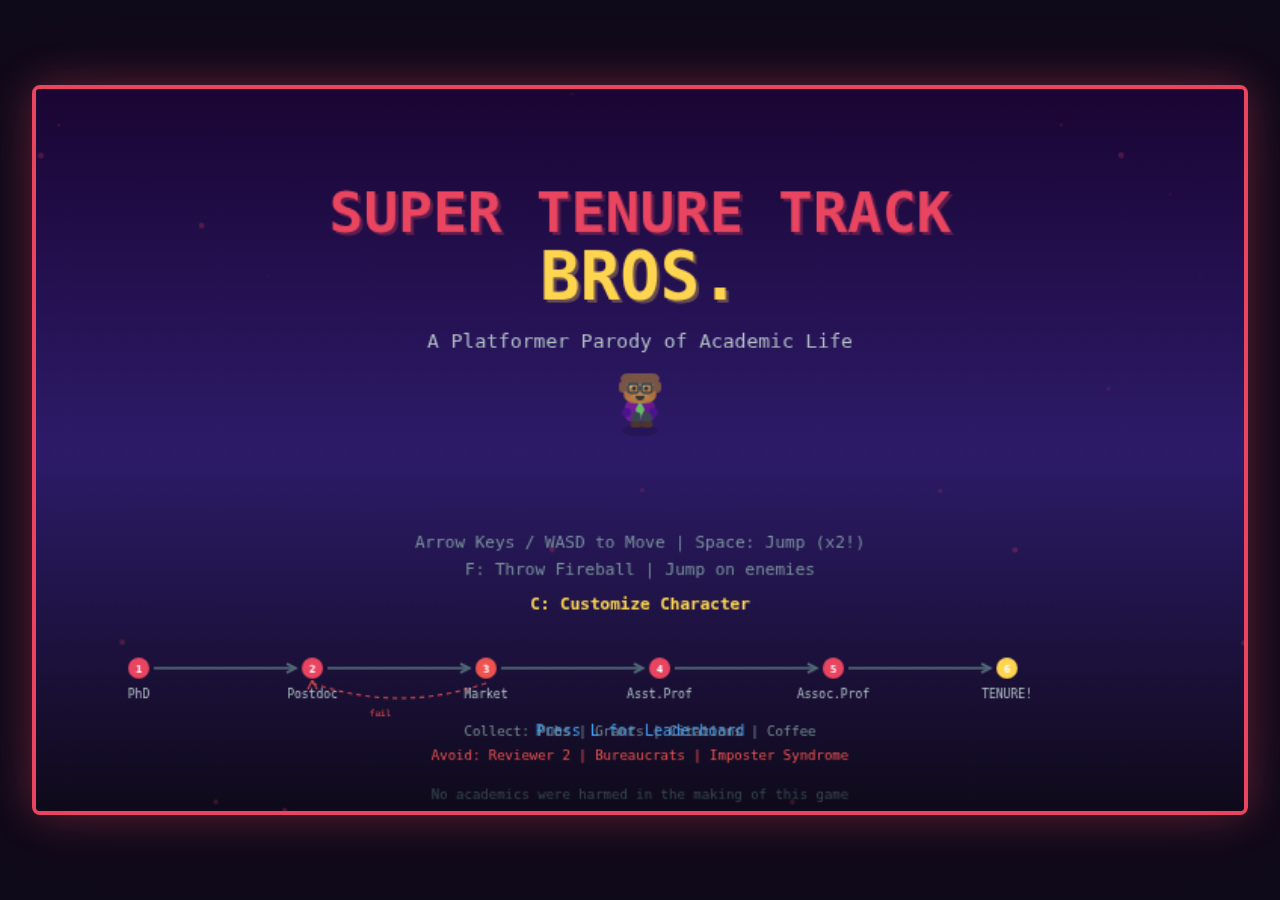
<file: TT_game.html>
<!DOCTYPE html>
<html lang="en">
<head>
      <!-- Google tag (gtag.js) -->
  <script async src="https://www.googletagmanager.com/gtag/js?id=G-2VTLVLV9QM"></script>
  <script>
    window.dataLayer = window.dataLayer || [];
    function gtag(){dataLayer.push(arguments);}
    gtag('js', new Date());
    gtag('config', 'G-2VTLVLV9QM');
  </script>
<meta charset="UTF-8">
<meta name="viewport" content="width=device-width, initial-scale=1.0">
<title>Super Tenure Track Bros.</title>
<style>
@import url('https://fonts.googleapis.com/css2?family=Fredoka+One&family=Press+Start+2P&display=swap');
* { margin: 0; padding: 0; box-sizing: border-box; }
body {
  background: #0f0a1a;
  display: flex;
  justify-content: center;
  align-items: center;
  min-height: 100vh;
  font-family: 'Courier New', monospace;
  overflow: hidden;
}
canvas {
  border: 4px solid #e94560;
  border-radius: 8px;
  box-shadow: 0 0 40px rgba(233, 69, 96, 0.3), 0 0 80px rgba(233, 69, 96, 0.1);
}
</style>
</head>
<body>
<canvas id="game"></canvas>
<script>
// ============================================================
// SUPER TENURE TRACK BROS.
// A platformer parody of the academic tenure track
// ============================================================

const canvas = document.getElementById('game');
const ctx = canvas.getContext('2d');

const GAME_W = 800;
const GAME_H = 480;
const TILE = 32;

canvas.width = GAME_W;
canvas.height = GAME_H;

function resizeCanvas() {
  const scale = Math.min(window.innerWidth / GAME_W, window.innerHeight / GAME_H) * 0.95;
  canvas.style.width = (GAME_W * scale) + 'px';
  canvas.style.height = (GAME_H * scale) + 'px';
}
resizeCanvas();
window.addEventListener('resize', resizeCanvas);

// ============================================================
// INPUT
// ============================================================
const keys = {};
const justPressed = {};
window.addEventListener('keydown', e => {
  if (!keys[e.code]) justPressed[e.code] = true;
  keys[e.code] = true;
  e.preventDefault();
});
window.addEventListener('keyup', e => { keys[e.code] = false; e.preventDefault(); });

// ============================================================
// DRAWING HELPERS
// ============================================================
function drawRoundRect(x, y, w, h, r) {
  ctx.beginPath();
  ctx.moveTo(x + r, y);
  ctx.lineTo(x + w - r, y);
  ctx.quadraticCurveTo(x + w, y, x + w, y + r);
  ctx.lineTo(x + w, y + h - r);
  ctx.quadraticCurveTo(x + w, y + h, x + w - r, y + h);
  ctx.lineTo(x + r, y + h);
  ctx.quadraticCurveTo(x, y + h, x, y + h - r);
  ctx.lineTo(x, y + r);
  ctx.quadraticCurveTo(x, y, x + r, y);
  ctx.closePath();
}

function drawCircle(x, y, r) {
  ctx.beginPath();
  ctx.arc(x, y, r, 0, Math.PI * 2);
}

function drawEllipse(x, y, rx, ry) {
  ctx.beginPath();
  ctx.ellipse(x, y, rx, ry, 0, 0, Math.PI * 2);
}

function lerpColor(a, b, t) {
  const ah = parseInt(a.replace('#', ''), 16);
  const bh = parseInt(b.replace('#', ''), 16);
  const ar = (ah >> 16) & 0xff, ag = (ah >> 8) & 0xff, ab = ah & 0xff;
  const br = (bh >> 16) & 0xff, bg = (bh >> 8) & 0xff, bb = bh & 0xff;
  const rr = Math.round(ar + (br - ar) * t);
  const rg = Math.round(ag + (bg - ag) * t);
  const rb = Math.round(ab + (bb - ab) * t);
  return `rgb(${rr},${rg},${rb})`;
}

// ============================================================
// LEVEL THEMES
// ============================================================
const THEMES = [
  { // PhD Student - Cheerful campus
    skyTop: '#4fc3f7', skyBot: '#b3e5fc', grass: '#66bb6a', grassDark: '#43a047',
    dirt: '#8d6e63', dirtDark: '#6d4c41', platform: '#a1887f', platformTop: '#bcaaa4',
    bgHill1: '#81c784', bgHill2: '#66bb6a', bgHill3: '#a5d6a7',
    cloudColor: 'rgba(255,255,255,0.9)', flowerColors: ['#ef5350','#ffee58','#ab47bc','#ff7043'],
    treeColor: '#388e3c', treeTrunk: '#5d4037',
  },
  { // Postdoc - Slightly muted, autumn feel
    skyTop: '#ffb74d', skyBot: '#ffe0b2', grass: '#aed581', grassDark: '#8bc34a',
    dirt: '#a1887f', dirtDark: '#8d6e63', platform: '#bcaaa4', platformTop: '#d7ccc8',
    bgHill1: '#c5e1a5', bgHill2: '#aed581', bgHill3: '#dce775',
    cloudColor: 'rgba(255,245,230,0.85)', flowerColors: ['#ffa726','#ef5350','#ffca28','#ff7043'],
    treeColor: '#e65100', treeTrunk: '#4e342e',
  },
  { // Job Market - Stressful blue/steel
    skyTop: '#37474f', skyBot: '#78909c', grass: '#546e7a', grassDark: '#455a64',
    dirt: '#455a64', dirtDark: '#37474f', platform: '#607d8b', platformTop: '#90a4ae',
    bgHill1: '#546e7a', bgHill2: '#455a64', bgHill3: '#607d8b',
    cloudColor: 'rgba(176,190,197,0.5)', flowerColors: ['#ef5350','#78909c','#42a5f5','#ff7043'],
    treeColor: '#455a64', treeTrunk: '#37474f',
  },
  { // Assistant Prof - Urban/institutional
    skyTop: '#90a4ae', skyBot: '#cfd8dc', grass: '#78909c', grassDark: '#607d8b',
    dirt: '#78909c', dirtDark: '#546e7a', platform: '#90a4ae', platformTop: '#b0bec5',
    bgHill1: '#78909c', bgHill2: '#607d8b', bgHill3: '#90a4ae',
    cloudColor: 'rgba(200,210,220,0.7)', flowerColors: ['#42a5f5','#78909c','#b0bec5','#26c6da'],
    treeColor: '#546e7a', treeTrunk: '#455a64',
  },
  { // Associate Prof - Warm, golden
    skyTop: '#ff8a65', skyBot: '#ffccbc', grass: '#ffb74d', grassDark: '#ffa726',
    dirt: '#d7a86e', dirtDark: '#bf8040', platform: '#dcc69c', platformTop: '#efe0c0',
    bgHill1: '#ffcc80', bgHill2: '#ffb74d', bgHill3: '#ffe0b2',
    cloudColor: 'rgba(255,230,200,0.8)', flowerColors: ['#ffd54f','#ff8a65','#ffab40','#e65100'],
    treeColor: '#ff6f00', treeTrunk: '#5d4037',
  },
  { // Tenure Review - Dramatic purple/night
    skyTop: '#1a0533', skyBot: '#4a148c', grass: '#7e57c2', grassDark: '#5e35b1',
    dirt: '#4a148c', dirtDark: '#311b92', platform: '#7e57c2', platformTop: '#b39ddb',
    bgHill1: '#4a148c', bgHill2: '#311b92', bgHill3: '#6a1b9a',
    cloudColor: 'rgba(150,120,200,0.5)', flowerColors: ['#ce93d8','#ba68c8','#e040fb','#ea80fc'],
    treeColor: '#6a1b9a', treeTrunk: '#311b92',
  },
];

// ============================================================
// DIVERSITY SYSTEM
// ============================================================
const SKIN_TONES = [
  { base: '#ffe0b2', shadow: '#ffcc80', blush: 'rgba(255,138,128,0.35)' },  // light
  { base: '#ffcc80', shadow: '#ffb74d', blush: 'rgba(255,120,100,0.3)' },   // light-medium
  { base: '#deb887', shadow: '#c8a070', blush: 'rgba(200,100,80,0.25)' },   // medium
  { base: '#c68c53', shadow: '#a8723f', blush: 'rgba(180,80,60,0.25)' },    // medium-dark
  { base: '#8d5524', shadow: '#704214', blush: 'rgba(140,60,40,0.2)' },     // dark
  { base: '#5c3310', shadow: '#3d200a', blush: 'rgba(100,40,30,0.15)' },    // very dark
];

const HAIR_COLORS = [
  '#4e342e', // dark brown
  '#212121', // black
  '#5d4037', // brown
  '#795548', // light brown
  '#bf360c', // red/auburn
  '#f9a825', // blonde
  '#424242', // dark gray
  '#9e9e9e', // gray/silver
  '#1b5e20', // fun: dark green
  '#4a148c', // fun: purple
];

const HAIR_STYLES = [
  'messy',     // tufts sticking up (current default)
  'short',     // close-cropped
  'long',      // longer, flowing down sides
  'curly',     // round poofy curls
  'bun',       // top bun / updo
  'mohawk',    // tall center spike
  'bob',       // neat bob cut
  'afro',      // round afro
];

const JACKET_COLORS = [
  { main: '#8d6e63', patch: '#5d4037' },  // brown tweed
  { main: '#546e7a', patch: '#37474f' },  // charcoal
  { main: '#5c6bc0', patch: '#3949ab' },  // navy
  { main: '#7b1fa2', patch: '#4a148c' },  // plum
  { main: '#00695c', patch: '#004d40' },  // teal
  { main: '#bf360c', patch: '#8e2400' },  // burgundy
  { main: '#37474f', patch: '#263238' },  // dark gray
];

const TIE_COLORS = ['#ef5350', '#42a5f5', '#ffd54f', '#66bb6a', '#ab47bc', '#ff7043', '#26c6da'];

function randomAppearance() {
  return {
    skin: SKIN_TONES[Math.floor(Math.random() * SKIN_TONES.length)],
    hair: HAIR_COLORS[Math.floor(Math.random() * HAIR_COLORS.length)],
    hairStyle: HAIR_STYLES[Math.floor(Math.random() * HAIR_STYLES.length)],
    jacket: JACKET_COLORS[Math.floor(Math.random() * JACKET_COLORS.length)],
    tie: TIE_COLORS[Math.floor(Math.random() * TIE_COLORS.length)],
  };
}

let playerAppearance = randomAppearance();

// Avatar customization state
let customizing = false;
let customCategory = 0; // 0=skin, 1=hair color, 2=hair style, 3=jacket, 4=tie
let customIndices = { skin: 0, hair: 0, hairStyle: 0, jacket: 0, tie: 0 };
const CUSTOM_CATEGORIES = ['Skin', 'Hair Color', 'Hair Style', 'Jacket', 'Tie'];
const CUSTOM_ARRAYS = [SKIN_TONES, HAIR_COLORS, HAIR_STYLES, JACKET_COLORS, TIE_COLORS];
const CUSTOM_KEYS = ['skin', 'hair', 'hairStyle', 'jacket', 'tie'];

function applyCustomAppearance() {
  playerAppearance = {
    skin: SKIN_TONES[customIndices.skin],
    hair: HAIR_COLORS[customIndices.hair],
    hairStyle: HAIR_STYLES[customIndices.hairStyle],
    jacket: JACKET_COLORS[customIndices.jacket],
    tie: TIE_COLORS[customIndices.tie],
  };
}

function randomizeCustomIndices() {
  customIndices.skin = Math.floor(Math.random() * SKIN_TONES.length);
  customIndices.hair = Math.floor(Math.random() * HAIR_COLORS.length);
  customIndices.hairStyle = Math.floor(Math.random() * HAIR_STYLES.length);
  customIndices.jacket = Math.floor(Math.random() * JACKET_COLORS.length);
  customIndices.tie = Math.floor(Math.random() * TIE_COLORS.length);
  applyCustomAppearance();
}
// Init with random
randomizeCustomIndices();

function drawHairStyle(style, color, x, headY, w) {
  ctx.fillStyle = color;
  switch (style) {
    case 'messy':
      drawRoundRect(x + 1, headY - 3, w - 2, 8, 5);
      ctx.fill();
      ctx.fillRect(x + 2, headY - 5, 3, 4);
      ctx.fillRect(x + w / 2 - 1, headY - 6, 3, 5);
      ctx.fillRect(x + w - 6, headY - 4, 3, 3);
      break;
    case 'short':
      drawRoundRect(x + 2, headY - 1, w - 4, 6, 4);
      ctx.fill();
      break;
    case 'long':
      drawRoundRect(x, headY - 3, w, 8, 5);
      ctx.fill();
      // Side hair flowing down
      drawRoundRect(x - 1, headY + 3, 4, 12, 2);
      ctx.fill();
      drawRoundRect(x + w - 3, headY + 3, 4, 12, 2);
      ctx.fill();
      break;
    case 'curly':
      // Poofy round curls
      for (let i = 0; i < 5; i++) {
        drawCircle(x + 3 + i * ((w - 6) / 4), headY - 1, 4);
        ctx.fill();
      }
      drawCircle(x + 1, headY + 3, 3);
      ctx.fill();
      drawCircle(x + w - 1, headY + 3, 3);
      ctx.fill();
      break;
    case 'bun':
      drawRoundRect(x + 2, headY - 1, w - 4, 5, 3);
      ctx.fill();
      // Top bun
      drawCircle(x + w / 2, headY - 5, 5);
      ctx.fill();
      break;
    case 'mohawk':
      drawRoundRect(x + 2, headY - 1, w - 4, 5, 3);
      ctx.fill();
      // Tall center spike
      ctx.beginPath();
      ctx.moveTo(x + w / 2 - 3, headY - 1);
      ctx.lineTo(x + w / 2, headY - 10);
      ctx.lineTo(x + w / 2 + 3, headY - 1);
      ctx.fill();
      break;
    case 'bob':
      drawRoundRect(x, headY - 2, w, 7, 5);
      ctx.fill();
      // Neat sides
      drawRoundRect(x - 1, headY + 3, 5, 8, 3);
      ctx.fill();
      drawRoundRect(x + w - 4, headY + 3, 5, 8, 3);
      ctx.fill();
      break;
    case 'afro':
      // Big round afro
      drawCircle(x + w / 2, headY + 2, w / 2 + 3);
      ctx.fill();
      break;
  }
}

// ============================================================
// CUTE CHARACTER DRAWING
// ============================================================
function drawPlayer(x, y, w, h, frame, facingRight, powered, isDead) {
  ctx.save();
  const cx = x + w / 2;

  if (!facingRight) {
    ctx.translate(cx, 0);
    ctx.scale(-1, 1);
    ctx.translate(-cx, 0);
  }

  // Bounce animation
  const bounce = Math.sin(frame * Math.PI / 2) * 2;
  const drawY = y - Math.abs(bounce);

  // Shadow
  ctx.fillStyle = 'rgba(0,0,0,0.15)';
  drawEllipse(x + w / 2, y + h, w / 2.2, 4);
  ctx.fill();

  // Body (round, chibi style)
  const app = playerAppearance;
  const bodyGrad = ctx.createLinearGradient(x, drawY + 14, x + w, drawY + 14);
  if (powered) {
    bodyGrad.addColorStop(0, '#FFD700');
    bodyGrad.addColorStop(1, '#FFA000');
  } else {
    bodyGrad.addColorStop(0, app.jacket.main);
    bodyGrad.addColorStop(1, lerpColor(app.jacket.main, '#000000', 0.2));
  }
  ctx.fillStyle = bodyGrad;
  drawRoundRect(x + 3, drawY + 14, w - 6, h - 18, 5);
  ctx.fill();

  // Elbow patches (cute detail)
  ctx.fillStyle = powered ? '#ffcc02' : app.jacket.patch;
  drawCircle(x + 4, drawY + 22, 3);
  ctx.fill();
  drawCircle(x + w - 4, drawY + 22, 3);
  ctx.fill();

  // Tie
  ctx.fillStyle = app.tie;
  ctx.beginPath();
  ctx.moveTo(x + w / 2, drawY + 14);
  ctx.lineTo(x + w / 2 + 3, drawY + 20);
  ctx.lineTo(x + w / 2, drawY + 27);
  ctx.lineTo(x + w / 2 - 3, drawY + 20);
  ctx.closePath();
  ctx.fill();

  // Legs with shoes (walking animation)
  const legPhase = frame * 0.8;
  const leftLegX = x + 6 + Math.sin(legPhase) * 2;
  const rightLegX = x + w - 10 - Math.sin(legPhase) * 2;

  // Legs
  ctx.fillStyle = '#37474f';
  drawRoundRect(leftLegX, drawY + h - 10, 6, 8, 2);
  ctx.fill();
  drawRoundRect(rightLegX, drawY + h - 10, 6, 8, 2);
  ctx.fill();

  // Shoes
  ctx.fillStyle = '#4e342e';
  drawRoundRect(leftLegX - 1, drawY + h - 4, 8, 4, 2);
  ctx.fill();
  drawRoundRect(rightLegX - 1, drawY + h - 4, 8, 4, 2);
  ctx.fill();

  // Head (big, cute, round)
  const headY = drawY - 2;
  const headGrad = ctx.createRadialGradient(x + w / 2, headY + 7, 2, x + w / 2, headY + 7, 13);
  headGrad.addColorStop(0, app.skin.base);
  headGrad.addColorStop(1, app.skin.shadow);
  ctx.fillStyle = headGrad;
  drawRoundRect(x + 2, headY, w - 4, 18, 8);
  ctx.fill();

  // Blush circles
  ctx.fillStyle = app.skin.blush;
  drawCircle(x + 5, headY + 11, 3);
  ctx.fill();
  drawCircle(x + w - 5, headY + 11, 3);
  ctx.fill();

  // Hair
  drawHairStyle(app.hairStyle, app.hair, x, headY, w);

  // Glasses
  ctx.strokeStyle = '#37474f';
  ctx.lineWidth = 1.5;
  // Left lens
  drawRoundRect(x + 5, headY + 5, 7, 6, 2);
  ctx.stroke();
  // Right lens
  drawRoundRect(x + w - 12, headY + 5, 7, 6, 2);
  ctx.stroke();
  // Bridge
  ctx.beginPath();
  ctx.moveTo(x + 12, headY + 8);
  ctx.lineTo(x + w - 12, headY + 8);
  ctx.stroke();

  // Lens glare
  ctx.fillStyle = 'rgba(200,230,255,0.4)';
  ctx.fillRect(x + 6, headY + 6, 3, 2);
  ctx.fillRect(x + w - 11, headY + 6, 3, 2);

  // Eyes behind glasses
  if (isDead) {
    ctx.strokeStyle = '#333';
    ctx.lineWidth = 1.5;
    // X eyes
    for (const ex of [x + 8, x + w - 10]) {
      ctx.beginPath();
      ctx.moveTo(ex, headY + 7); ctx.lineTo(ex + 3, headY + 10);
      ctx.moveTo(ex + 3, headY + 7); ctx.lineTo(ex, headY + 10);
      ctx.stroke();
    }
  } else {
    ctx.fillStyle = '#333';
    drawCircle(x + 9, headY + 8, 1.5);
    ctx.fill();
    drawCircle(x + w - 9, headY + 8, 1.5);
    ctx.fill();
  }

  // Mouth
  if (isDead) {
    ctx.strokeStyle = '#333';
    ctx.lineWidth = 1.5;
    ctx.beginPath();
    ctx.moveTo(x + 9, headY + 14);
    ctx.lineTo(x + w - 9, headY + 14);
    ctx.stroke();
  } else {
    ctx.fillStyle = '#333';
    ctx.beginPath();
    ctx.arc(x + w / 2, headY + 13, 3, 0, Math.PI);
    ctx.fill();
  }

  // Flame aura
  if (player && player.hasFlame) {
    ctx.shadowColor = '#ff5722';
    ctx.shadowBlur = 10;
    // Flame particles around player
    for (let i = 0; i < 4; i++) {
      const fx = x + w / 2 + Math.sin(levelTimer * 0.12 + i * 1.6) * (w / 2 + 4);
      const fy = drawY + h - 4 + Math.cos(levelTimer * 0.15 + i * 2.1) * 6 - 8;
      const fGrad = ctx.createRadialGradient(fx, fy, 0, fx, fy, 4);
      fGrad.addColorStop(0, 'rgba(255,235,59,0.8)');
      fGrad.addColorStop(1, 'rgba(255,87,34,0)');
      ctx.fillStyle = fGrad;
      drawCircle(fx, fy, 4);
      ctx.fill();
    }
    ctx.shadowBlur = 0;
  }

  // Power-up glow
  if (powered) {
    ctx.shadowColor = '#FFD700';
    ctx.shadowBlur = 15;
    ctx.strokeStyle = `rgba(255,215,0,${0.4 + Math.sin(levelTimer * 0.15) * 0.2})`;
    ctx.lineWidth = 2;
    drawRoundRect(x - 1, drawY - 4, w + 2, h + 6, 8);
    ctx.stroke();
    ctx.shadowBlur = 0;

    // Sparkles
    for (let i = 0; i < 3; i++) {
      const sx2 = x + Math.sin(levelTimer * 0.1 + i * 2.1) * (w / 2 + 5) + w / 2;
      const sy2 = drawY + Math.cos(levelTimer * 0.13 + i * 1.7) * (h / 2 + 3) + h / 2 - 4;
      ctx.fillStyle = '#FFD700';
      drawStar(sx2, sy2, 4, 4, 2);
      ctx.fill();
    }
  }

  ctx.restore();
}

// ============================================================
// CUTE ENEMY DRAWING
// ============================================================
function drawEnemy(e, x, y) {
  const bob = Math.sin(levelTimer * 0.06 + e.startX * 0.1) * 2;
  const dy = y + bob;
  const facingLeft = e.vx < 0;

  ctx.save();
  if (facingLeft) {
    ctx.translate(x + e.w, 0);
    ctx.scale(-1, 1);
    x = 0;
  }

  // Shadow
  ctx.fillStyle = 'rgba(0,0,0,0.12)';
  drawEllipse(x + e.w / 2, y + e.h + 2, e.w / 2.5, 3);
  ctx.fill();

  switch (e.type) {
    case 'reviewer2': {
      // Cute angry mushroom-like blob
      const grad = ctx.createRadialGradient(x + e.w / 2, dy + 8, 3, x + e.w / 2, dy + 12, 18);
      grad.addColorStop(0, '#ef5350');
      grad.addColorStop(1, '#c62828');
      ctx.fillStyle = grad;
      drawRoundRect(x + 1, dy + 2, e.w - 2, e.h - 4, 10);
      ctx.fill();

      // Angry eyebrows
      ctx.strokeStyle = '#333';
      ctx.lineWidth = 2;
      ctx.beginPath();
      ctx.moveTo(x + 5, dy + 10);
      ctx.lineTo(x + 12, dy + 12);
      ctx.moveTo(x + e.w - 5, dy + 10);
      ctx.lineTo(x + e.w - 12, dy + 12);
      ctx.stroke();

      // Eyes (big white circles with pupils)
      ctx.fillStyle = '#fff';
      drawCircle(x + 9, dy + 14, 5);
      ctx.fill();
      drawCircle(x + e.w - 9, dy + 14, 5);
      ctx.fill();
      ctx.fillStyle = '#333';
      drawCircle(x + 10, dy + 14, 2.5);
      ctx.fill();
      drawCircle(x + e.w - 8, dy + 14, 2.5);
      ctx.fill();

      // Angry mouth
      ctx.strokeStyle = '#333';
      ctx.lineWidth = 1.5;
      ctx.beginPath();
      ctx.moveTo(x + 9, dy + 22);
      ctx.quadraticCurveTo(x + e.w / 2, dy + 19, x + e.w - 9, dy + 22);
      ctx.stroke();

      // Label
      ctx.fillStyle = '#fff';
      ctx.font = 'bold 8px monospace';
      ctx.fillText('R2', x + 8, dy + e.h - 2);
      break;
    }

    case 'bureaucrat': {
      const ba = e.appearance || { skin: SKIN_TONES[0], jacket: JACKET_COLORS[0], tie: TIE_COLORS[0], hair: HAIR_COLORS[0], hairStyle: 'short' };
      // Cute suit blob
      const grad = ctx.createLinearGradient(x, dy, x, dy + e.h);
      grad.addColorStop(0, ba.jacket.main);
      grad.addColorStop(1, ba.jacket.patch);
      ctx.fillStyle = grad;
      drawRoundRect(x + 2, dy + 8, e.w - 4, e.h - 10, 8);
      ctx.fill();

      // Head
      const headGrad = ctx.createRadialGradient(x + e.w / 2, dy + 6, 2, x + e.w / 2, dy + 6, 10);
      headGrad.addColorStop(0, ba.skin.base);
      headGrad.addColorStop(1, ba.skin.shadow);
      ctx.fillStyle = headGrad;
      drawCircle(x + e.w / 2, dy + 6, 9);
      ctx.fill();

      // Hair on bureaucrat
      ctx.fillStyle = ba.hair;
      drawRoundRect(x + e.w / 2 - 9, dy - 3, 18, 5, 4);
      ctx.fill();

      // Tie
      ctx.fillStyle = ba.tie;
      ctx.beginPath();
      ctx.moveTo(x + e.w / 2, dy + 12);
      ctx.lineTo(x + e.w / 2 + 3, dy + 18);
      ctx.lineTo(x + e.w / 2, dy + 24);
      ctx.lineTo(x + e.w / 2 - 3, dy + 18);
      ctx.closePath();
      ctx.fill();

      // Eyes (beady, annoyed)
      ctx.fillStyle = '#333';
      drawCircle(x + e.w / 2 - 4, dy + 5, 2);
      ctx.fill();
      drawCircle(x + e.w / 2 + 4, dy + 5, 2);
      ctx.fill();

      // Flat mouth
      ctx.strokeStyle = '#333';
      ctx.lineWidth = 1.5;
      ctx.beginPath();
      ctx.moveTo(x + e.w / 2 - 3, dy + 10);
      ctx.lineTo(x + e.w / 2 + 3, dy + 10);
      ctx.stroke();

      // Briefcase
      ctx.fillStyle = '#5d4037';
      drawRoundRect(x + e.w - 2, dy + e.h - 14, 8, 10, 2);
      ctx.fill();
      ctx.fillStyle = '#ffd54f';
      ctx.fillRect(x + e.w + 1, dy + e.h - 11, 4, 1);
      break;
    }

    case 'imposter': {
      // Ghostly translucent figure
      const alpha = 0.45 + Math.sin(levelTimer * 0.08) * 0.2;
      ctx.globalAlpha = alpha;

      const grad = ctx.createRadialGradient(x + e.w / 2, dy + e.h / 2, 3, x + e.w / 2, dy + e.h / 2, 18);
      grad.addColorStop(0, '#ce93d8');
      grad.addColorStop(1, '#7b1fa2');
      ctx.fillStyle = grad;

      // Ghost body
      ctx.beginPath();
      ctx.moveTo(x + 3, dy + e.h);
      ctx.lineTo(x + 3, dy + 8);
      ctx.quadraticCurveTo(x + e.w / 2, dy - 4, x + e.w - 3, dy + 8);
      ctx.lineTo(x + e.w - 3, dy + e.h);
      // Wavy bottom
      for (let i = 0; i < 4; i++) {
        const wx = x + 3 + i * ((e.w - 6) / 4);
        const wx2 = x + 3 + (i + 0.5) * ((e.w - 6) / 4);
        const wx3 = x + 3 + (i + 1) * ((e.w - 6) / 4);
        ctx.quadraticCurveTo(wx2, dy + e.h + 5, wx3, dy + e.h);
      }
      ctx.closePath();
      ctx.fill();

      // Spooky eyes
      ctx.fillStyle = '#fff';
      drawEllipse(x + 8, dy + 12, 5, 6);
      ctx.fill();
      drawEllipse(x + e.w - 8, dy + 12, 5, 6);
      ctx.fill();
      ctx.fillStyle = '#4a148c';
      drawCircle(x + 9, dy + 13, 2.5);
      ctx.fill();
      drawCircle(x + e.w - 7, dy + 13, 2.5);
      ctx.fill();

      // Open mouth
      ctx.fillStyle = '#4a148c';
      drawEllipse(x + e.w / 2, dy + 22, 4, 3);
      ctx.fill();

      ctx.globalAlpha = 1;

      // Label floats
      ctx.globalAlpha = alpha * 0.8;
      ctx.fillStyle = '#e1bee7';
      ctx.font = '7px monospace';
      ctx.fillText('fraud?', x + 2, dy - 2);
      ctx.globalAlpha = 1;
      break;
    }

    case 'teaching': {
      // Walking stack of books with eyes
      const bookColors = ['#ef5350', '#42a5f5', '#66bb6a', '#ffa726', '#ab47bc'];
      for (let i = 0; i < 5; i++) {
        ctx.fillStyle = bookColors[i];
        drawRoundRect(x + 2 + (i % 2), dy + 4 + i * 5, e.w - 4 - (i % 2) * 2, 6, 2);
        ctx.fill();
        // Book spine lines
        ctx.fillStyle = 'rgba(0,0,0,0.15)';
        ctx.fillRect(x + 4 + (i % 2), dy + 5 + i * 5, e.w - 8, 1);
      }

      // Eyes peeking out from between books
      ctx.fillStyle = '#fff';
      drawCircle(x + 8, dy + 10, 4);
      ctx.fill();
      drawCircle(x + e.w - 8, dy + 10, 4);
      ctx.fill();
      ctx.fillStyle = '#333';
      drawCircle(x + 9, dy + 10, 2);
      ctx.fill();
      drawCircle(x + e.w - 7, dy + 10, 2);
      ctx.fill();

      // Stressed expression lines
      ctx.strokeStyle = 'rgba(0,0,0,0.3)';
      ctx.lineWidth = 1;
      ctx.beginPath();
      ctx.moveTo(x + e.w + 2, dy + 6);
      ctx.lineTo(x + e.w + 5, dy + 4);
      ctx.moveTo(x + e.w + 2, dy + 10);
      ctx.lineTo(x + e.w + 5, dy + 10);
      ctx.moveTo(x + e.w + 2, dy + 14);
      ctx.lineTo(x + e.w + 5, dy + 16);
      ctx.stroke();

      ctx.fillStyle = '#fff';
      ctx.font = '6px monospace';
      ctx.fillText('4/4', x + 8, dy + e.h - 1);
      break;
    }

    case 'committee': {
      // Three tiny cute figures huddled — each with different appearance
      const committeeSkins = [
        SKIN_TONES[Math.floor((e.startX * 3) % SKIN_TONES.length)],
        SKIN_TONES[Math.floor((e.startX * 7 + 1) % SKIN_TONES.length)],
        SKIN_TONES[Math.floor((e.startX * 11 + 3) % SKIN_TONES.length)],
      ];
      const committeeHair = [
        HAIR_COLORS[Math.floor((e.startX * 5) % HAIR_COLORS.length)],
        HAIR_COLORS[Math.floor((e.startX * 3 + 2) % HAIR_COLORS.length)],
        HAIR_COLORS[Math.floor((e.startX * 9 + 4) % HAIR_COLORS.length)],
      ];
      const committeeJackets = [
        JACKET_COLORS[Math.floor((e.startX * 2) % JACKET_COLORS.length)],
        JACKET_COLORS[Math.floor((e.startX * 4 + 1) % JACKET_COLORS.length)],
        JACKET_COLORS[Math.floor((e.startX * 6 + 3) % JACKET_COLORS.length)],
      ];
      for (let i = 0; i < 3; i++) {
        const cx = x + 2 + i * 9;

        // Body
        ctx.fillStyle = committeeJackets[i].main;
        drawRoundRect(cx, dy + 12, 8, 16, 3);
        ctx.fill();

        // Head
        ctx.fillStyle = committeeSkins[i].base;
        drawCircle(cx + 4, dy + 8, 5);
        ctx.fill();

        // Hair
        ctx.fillStyle = committeeHair[i];
        drawRoundRect(cx, dy + 3, 8, 3, 3);
        ctx.fill();

        // Eyes (dots)
        ctx.fillStyle = '#333';
        drawCircle(cx + 3, dy + 7, 1);
        ctx.fill();
        drawCircle(cx + 6, dy + 7, 1);
        ctx.fill();

        // Serious mouth
        ctx.strokeStyle = '#333';
        ctx.lineWidth = 1;
        ctx.beginPath();
        ctx.moveTo(cx + 2, dy + 10);
        ctx.lineTo(cx + 6, dy + 10);
        ctx.stroke();
      }
      break;
    }

    case 'dean': {
      const da = e.appearance || { skin: SKIN_TONES[0], hair: '#9e9e9e' };
      // Large imposing figure
      // Robe
      const robeGrad = ctx.createLinearGradient(x, dy + 20, x, dy + e.h);
      robeGrad.addColorStop(0, '#880e4f');
      robeGrad.addColorStop(1, '#4a0028');
      ctx.fillStyle = robeGrad;
      drawRoundRect(x + 4, dy + 20, e.w - 8, e.h - 22, 6);
      ctx.fill();

      // Gold trim
      ctx.strokeStyle = '#ffd54f';
      ctx.lineWidth = 2;
      drawRoundRect(x + 4, dy + 20, e.w - 8, e.h - 22, 6);
      ctx.stroke();

      // Head
      const headGrad2 = ctx.createRadialGradient(x + e.w / 2, dy + 12, 3, x + e.w / 2, dy + 12, 14);
      headGrad2.addColorStop(0, da.skin.base);
      headGrad2.addColorStop(1, da.skin.shadow);
      ctx.fillStyle = headGrad2;
      drawRoundRect(x + 10, dy + 2, e.w - 20, 22, 10);
      ctx.fill();

      // Side hair (distinguished)
      ctx.fillStyle = da.hair;
      drawRoundRect(x + 8, dy + 10, 5, 10, 2);
      ctx.fill();
      drawRoundRect(x + e.w - 13, dy + 10, 5, 10, 2);
      ctx.fill();

      // Monocle
      ctx.strokeStyle = '#ffd54f';
      ctx.lineWidth = 2;
      drawCircle(x + e.w / 2 + 6, dy + 10, 5);
      ctx.stroke();
      ctx.beginPath();
      ctx.moveTo(x + e.w / 2 + 6, dy + 15);
      ctx.lineTo(x + e.w / 2 + 6, dy + 22);
      ctx.stroke();

      // Eyes
      ctx.fillStyle = '#333';
      drawCircle(x + e.w / 2 - 5, dy + 10, 2);
      ctx.fill();
      drawCircle(x + e.w / 2 + 6, dy + 10, 2);
      ctx.fill();

      // Stern frown
      ctx.strokeStyle = '#333';
      ctx.lineWidth = 2;
      ctx.beginPath();
      ctx.moveTo(x + e.w / 2 - 6, dy + 18);
      ctx.quadraticCurveTo(x + e.w / 2, dy + 16, x + e.w / 2 + 6, dy + 18);
      ctx.stroke();

      // HP bar
      ctx.fillStyle = 'rgba(0,0,0,0.6)';
      drawRoundRect(x - 2, dy - 12, e.w + 4, 8, 3);
      ctx.fill();
      ctx.fillStyle = e.hp > e.maxHp / 2 ? '#66bb6a' : e.hp > 1 ? '#ffa726' : '#ef5350';
      drawRoundRect(x, dy - 10, (e.w) * (e.hp / e.maxHp), 4, 2);
      ctx.fill();

      ctx.fillStyle = '#ffd54f';
      ctx.font = 'bold 8px monospace';
      ctx.textAlign = 'center';
      ctx.fillText('THE DEAN', x + e.w / 2, dy - 14);
      ctx.textAlign = 'left';
      break;
    }

    case 'rejection': {
      // Flying paper
      const rot = Math.atan2(e.vy || 0, e.vx || 1);
      ctx.save();
      ctx.translate(x + e.w / 2, dy + e.h / 2);
      ctx.rotate(rot * 0.3 + Math.sin(levelTimer * 0.2) * 0.2);
      ctx.fillStyle = '#fff';
      drawRoundRect(-e.w / 2, -e.h / 2, e.w, e.h, 2);
      ctx.fill();
      ctx.fillStyle = '#c62828';
      ctx.font = 'bold 7px monospace';
      ctx.fillText('REJ', -8, 3);
      // Red stamp
      ctx.strokeStyle = '#c62828';
      ctx.lineWidth = 1.5;
      ctx.strokeRect(-6, -4, 12, 8);
      ctx.restore();
      break;
    }
  }

  ctx.restore();
}

// ============================================================
// CUTE COLLECTIBLE DRAWING
// ============================================================
function drawCollectible(type, x, y, w, h) {
  const glow = 0.3 + Math.sin(levelTimer * 0.1) * 0.15;

  switch (type) {
    case 'publication': {
      // Glowing paper/scroll
      ctx.shadowColor = '#fff';
      ctx.shadowBlur = 8 * glow * 2;

      ctx.fillStyle = '#fff';
      drawRoundRect(x + 3, y + 1, w - 6, h - 2, 3);
      ctx.fill();

      ctx.shadowBlur = 0;

      // Lines of text
      ctx.fillStyle = '#90a4ae';
      for (let i = 0; i < 3; i++) {
        drawRoundRect(x + 6, y + 5 + i * 4, w - 12 - (i === 2 ? 4 : 0), 2, 1);
        ctx.fill();
      }

      // Star on paper
      ctx.fillStyle = '#ffd54f';
      drawStar(x + w / 2, y + h - 5, 4, 4, 2);
      ctx.fill();
      break;
    }

    case 'grant': {
      // Shiny money bag
      ctx.shadowColor = '#ffd54f';
      ctx.shadowBlur = 10 * glow * 2;

      const grad = ctx.createRadialGradient(x + w / 2, y + h / 2, 2, x + w / 2, y + h / 2, 12);
      grad.addColorStop(0, '#66bb6a');
      grad.addColorStop(1, '#2e7d32');
      ctx.fillStyle = grad;
      drawRoundRect(x + 3, y + 4, w - 6, h - 5, 6);
      ctx.fill();

      ctx.shadowBlur = 0;

      // Bag top
      ctx.fillStyle = '#43a047';
      drawEllipse(x + w / 2, y + 5, 6, 3);
      ctx.fill();

      // Dollar sign
      ctx.fillStyle = '#ffd54f';
      ctx.font = 'bold 14px monospace';
      ctx.textAlign = 'center';
      ctx.fillText('$', x + w / 2, y + h - 4);
      ctx.textAlign = 'left';

      // Sparkle
      ctx.fillStyle = '#fff';
      drawStar(x + w - 4, y + 3, 4, 3, 1.5);
      ctx.fill();
      break;
    }

    case 'citation': {
      // Glowing star
      ctx.shadowColor = '#4fc3f7';
      ctx.shadowBlur = 12 * glow * 2;

      const grad = ctx.createRadialGradient(x + w / 2, y + h / 2, 2, x + w / 2, y + h / 2, 10);
      grad.addColorStop(0, '#e1f5fe');
      grad.addColorStop(1, '#29b6f6');
      ctx.fillStyle = grad;
      drawStar(x + w / 2, y + h / 2, 5, 10, 5);
      ctx.fill();

      ctx.shadowBlur = 0;

      // Inner star
      ctx.fillStyle = '#fff';
      drawStar(x + w / 2, y + h / 2, 5, 5, 2.5);
      ctx.fill();
      break;
    }

    case 'coffee': {
      // Cute coffee cup
      ctx.shadowColor = '#ff6f00';
      ctx.shadowBlur = 8 * glow * 2;

      // Cup body
      const cupGrad = ctx.createLinearGradient(x + 4, y, x + 4, y + h);
      cupGrad.addColorStop(0, '#8d6e63');
      cupGrad.addColorStop(1, '#5d4037');
      ctx.fillStyle = cupGrad;
      drawRoundRect(x + 4, y + 6, w - 8, h - 8, 4);
      ctx.fill();

      ctx.shadowBlur = 0;

      // Cup rim
      ctx.fillStyle = '#bcaaa4';
      drawRoundRect(x + 3, y + 5, w - 6, 4, 2);
      ctx.fill();

      // Coffee inside
      ctx.fillStyle = '#4e342e';
      drawRoundRect(x + 5, y + 7, w - 10, 4, 2);
      ctx.fill();

      // Handle
      ctx.strokeStyle = '#8d6e63';
      ctx.lineWidth = 2;
      ctx.beginPath();
      ctx.arc(x + w - 4, y + 14, 4, -Math.PI / 2, Math.PI / 2);
      ctx.stroke();

      // Steam (animated)
      ctx.strokeStyle = 'rgba(255,255,255,0.5)';
      ctx.lineWidth = 1.5;
      for (let i = 0; i < 3; i++) {
        const sx2 = x + 8 + i * 4;
        const t = levelTimer * 0.08 + i * 1.2;
        ctx.beginPath();
        ctx.moveTo(sx2, y + 4);
        ctx.quadraticCurveTo(sx2 + Math.sin(t) * 3, y - 2, sx2 + Math.sin(t + 1) * 2, y - 6);
        ctx.stroke();
      }

      // Heart on cup
      ctx.fillStyle = '#ef5350';
      ctx.font = '8px serif';
      ctx.fillText('\u2665', x + 9, y + 18);
      break;
    }

    case 'heart': {
      // Extra life heart
      ctx.shadowColor = '#ef5350';
      ctx.shadowBlur = 12 * glow * 2;

      const pulse = 1 + Math.sin(levelTimer * 0.15) * 0.1;
      const cx = x + w / 2;
      const cy = y + h / 2 + 2;

      ctx.save();
      ctx.translate(cx, cy);
      ctx.scale(pulse, pulse);

      // Heart shape
      const heartGrad = ctx.createRadialGradient(0, -2, 2, 0, 0, 12);
      heartGrad.addColorStop(0, '#ff6b81');
      heartGrad.addColorStop(1, '#c0392b');
      ctx.fillStyle = heartGrad;
      ctx.beginPath();
      ctx.moveTo(0, 4);
      ctx.bezierCurveTo(-2, 2, -8, -2, -8, -5);
      ctx.bezierCurveTo(-8, -9, -4, -10, 0, -7);
      ctx.bezierCurveTo(4, -10, 8, -9, 8, -5);
      ctx.bezierCurveTo(8, -2, 2, 2, 0, 4);
      ctx.fill();

      // Shine
      ctx.fillStyle = 'rgba(255,255,255,0.5)';
      drawCircle(-3, -6, 2);
      ctx.fill();

      ctx.restore();
      ctx.shadowBlur = 0;

      // +1 UP label
      ctx.fillStyle = '#fff';
      ctx.font = 'bold 7px monospace';
      ctx.textAlign = 'center';
      ctx.fillText('+1UP', cx, y + h + 2);
      ctx.textAlign = 'left';
      break;
    }

    case 'flame': {
      // Fire flower power-up (new contribution flame)
      ctx.shadowColor = '#ff5722';
      ctx.shadowBlur = 12 * glow * 2;

      const flameX = x + w / 2;
      const flameY = y + h / 2;
      const flicker = Math.sin(levelTimer * 0.2) * 2;

      // Flame base (pot/pedestal)
      ctx.fillStyle = '#795548';
      drawRoundRect(x + 6, y + h - 8, w - 12, 8, 3);
      ctx.fill();
      ctx.fillStyle = '#ffd54f';
      drawRoundRect(x + 7, y + h - 9, w - 14, 3, 2);
      ctx.fill();

      // Flame body
      const fGrad = ctx.createLinearGradient(flameX, y + 2, flameX, y + h - 6);
      fGrad.addColorStop(0, '#ff5722');
      fGrad.addColorStop(0.4, '#ff9800');
      fGrad.addColorStop(0.8, '#ffeb3b');
      fGrad.addColorStop(1, '#fff9c4');
      ctx.fillStyle = fGrad;
      ctx.beginPath();
      ctx.moveTo(flameX, y + 2 + flicker);
      ctx.bezierCurveTo(flameX - 7, y + 6, flameX - 9, y + h - 10, flameX - 5, y + h - 8);
      ctx.lineTo(flameX + 5, y + h - 8);
      ctx.bezierCurveTo(flameX + 9, y + h - 10, flameX + 7, y + 6, flameX, y + 2 + flicker);
      ctx.fill();

      // Inner flame
      ctx.fillStyle = '#fff9c4';
      ctx.beginPath();
      ctx.moveTo(flameX, y + 8 + flicker);
      ctx.bezierCurveTo(flameX - 3, y + 12, flameX - 3, y + h - 12, flameX, y + h - 10);
      ctx.bezierCurveTo(flameX + 3, y + h - 12, flameX + 3, y + 12, flameX, y + 8 + flicker);
      ctx.fill();

      ctx.shadowBlur = 0;
      break;
    }
  }
}

function drawStar(cx, cy, spikes, outerR, innerR) {
  let rot = Math.PI / 2 * 3;
  const step = Math.PI / spikes;
  ctx.beginPath();
  ctx.moveTo(cx, cy - outerR);
  for (let i = 0; i < spikes; i++) {
    ctx.lineTo(cx + Math.cos(rot) * outerR, cy + Math.sin(rot) * outerR);
    rot += step;
    ctx.lineTo(cx + Math.cos(rot) * innerR, cy + Math.sin(rot) * innerR);
    rot += step;
  }
  ctx.lineTo(cx, cy - outerR);
  ctx.closePath();
}

// ============================================================
// BACKGROUND DRAWING
// ============================================================
let clouds = [];
let bgDecor = [];

function initBackgroundDecor() {
  clouds = [];
  bgDecor = [];
  for (let i = 0; i < 15; i++) {
    clouds.push({
      x: Math.random() * 3000,
      y: 30 + Math.random() * 120,
      w: 60 + Math.random() * 80,
      h: 25 + Math.random() * 20,
      speed: 0.15 + Math.random() * 0.25,
      layer: Math.random() < 0.5 ? 0 : 1,
    });
  }
  // Background flowers/decorations
  for (let i = 0; i < 40; i++) {
    bgDecor.push({
      x: Math.random() * 4000,
      type: Math.floor(Math.random() * 3), // flower, mushroom, bush
      colorIdx: Math.floor(Math.random() * 4),
      size: 0.6 + Math.random() * 0.6,
    });
  }
}

function drawBackground(ci) {
  const theme = THEMES[ci];

  // Gradient sky
  const skyGrad = ctx.createLinearGradient(0, 0, 0, GAME_H);
  skyGrad.addColorStop(0, theme.skyTop);
  skyGrad.addColorStop(1, theme.skyBot);
  ctx.fillStyle = skyGrad;
  ctx.fillRect(0, 0, GAME_W, GAME_H);

  // Sun/Moon
  if (ci < 5) {
    // Sun
    const sunGrad = ctx.createRadialGradient(650, 60, 10, 650, 60, 50);
    sunGrad.addColorStop(0, 'rgba(255,245,157,1)');
    sunGrad.addColorStop(0.5, 'rgba(255,241,118,0.5)');
    sunGrad.addColorStop(1, 'rgba(255,241,118,0)');
    ctx.fillStyle = sunGrad;
    drawCircle(650, 60, 50);
    ctx.fill();
    ctx.fillStyle = '#fff9c4';
    drawCircle(650, 60, 20);
    ctx.fill();
  } else {
    // Moon for final level
    const moonGrad = ctx.createRadialGradient(650, 60, 5, 650, 60, 30);
    moonGrad.addColorStop(0, 'rgba(255,255,255,0.95)');
    moonGrad.addColorStop(1, 'rgba(200,180,255,0.3)');
    ctx.fillStyle = moonGrad;
    drawCircle(650, 60, 30);
    ctx.fill();
    // Stars
    for (let i = 0; i < 30; i++) {
      ctx.fillStyle = `rgba(255,255,255,${0.3 + Math.sin(levelTimer * 0.05 + i) * 0.3})`;
      const sx2 = (i * 137 + 20) % GAME_W;
      const sy2 = (i * 73 + 10) % 150;
      drawCircle(sx2, sy2, 1 + (i % 3) * 0.5);
      ctx.fill();
    }
  }

  // Clouds (parallax)
  for (const c of clouds) {
    c.x += c.speed * 0.3;
    if (c.x > 4000) c.x = -c.w;

    const sx = c.x - camera.x * (c.layer === 0 ? 0.05 : 0.1);
    const screenX = ((sx % (GAME_W + c.w + 100)) + GAME_W + c.w + 100) % (GAME_W + c.w + 100) - c.w - 50;

    ctx.fillStyle = theme.cloudColor;
    // Fluffy cloud shape
    drawEllipse(screenX + c.w * 0.5, c.y, c.w * 0.5, c.h * 0.5);
    ctx.fill();
    drawEllipse(screenX + c.w * 0.3, c.y + 3, c.w * 0.35, c.h * 0.4);
    ctx.fill();
    drawEllipse(screenX + c.w * 0.7, c.y + 2, c.w * 0.35, c.h * 0.38);
    ctx.fill();
  }

  // Academic campus skyline (parallax layers)
  for (let layer = 2; layer >= 0; layer--) {
    const parallax = 0.08 + layer * 0.06;
    const offset = -camera.x * parallax;
    const hillColor = [theme.bgHill3, theme.bgHill2, theme.bgHill1][layer];
    const baseY = GAME_H - 40 - layer * 40;

    // Ground strip
    ctx.fillStyle = hillColor;
    ctx.fillRect(0, baseY + 10, GAME_W, GAME_H - baseY);

    // Campus buildings on each layer
    if (layer === 2) {
      // Farthest layer: large silhouette buildings (library, admin tower)
      const bldgColor = hillColor;
      for (let i = 0; i < 8; i++) {
        const bwx = i * 200 + 30;
        const bsx = ((bwx + offset) % (GAME_W + 300)) - 150;
        const seed = (i * 7 + 3) % 5;
        ctx.fillStyle = bldgColor;
        if (seed < 2) {
          // Tall library tower
          const bh = 55 + (i % 3) * 15;
          ctx.fillRect(bsx, baseY + 10 - bh, 30, bh);
          // Dome/cap
          ctx.beginPath();
          ctx.arc(bsx + 15, baseY + 10 - bh, 15, Math.PI, 0);
          ctx.fill();
        } else if (seed < 4) {
          // Wide lecture hall
          const bh = 30 + (i % 3) * 10;
          ctx.fillRect(bsx, baseY + 10 - bh, 50, bh);
          // Triangular roof
          ctx.beginPath();
          ctx.moveTo(bsx - 3, baseY + 10 - bh);
          ctx.lineTo(bsx + 25, baseY + 10 - bh - 15);
          ctx.lineTo(bsx + 53, baseY + 10 - bh);
          ctx.closePath();
          ctx.fill();
        } else {
          // Clock tower
          const bh = 70 + (i % 2) * 20;
          ctx.fillRect(bsx + 5, baseY + 10 - bh, 16, bh);
          ctx.fillRect(bsx - 2, baseY + 10 - 25, 30, 25);
          // Clock face
          ctx.fillStyle = 'rgba(255,255,200,0.15)';
          drawCircle(bsx + 13, baseY + 10 - bh + 10, 6);
          ctx.fill();
        }
      }
    } else if (layer === 1) {
      // Mid layer: medium buildings with windows
      for (let i = 0; i < 10; i++) {
        const bwx = i * 160 + 50;
        const bsx = ((bwx + offset) % (GAME_W + 250)) - 120;
        const seed = (i * 11 + 5) % 4;
        ctx.fillStyle = hillColor;
        if (seed < 2) {
          // Office building
          const bh = 40 + (i % 4) * 10;
          const bw = 28 + (i % 3) * 8;
          ctx.fillRect(bsx, baseY + 10 - bh, bw, bh);
          // Windows
          ctx.fillStyle = 'rgba(255,255,200,0.15)';
          for (let wy = 0; wy < 3; wy++) {
            for (let wx = 0; wx < 3; wx++) {
              ctx.fillRect(bsx + 4 + wx * 9, baseY + 10 - bh + 6 + wy * 12, 5, 6);
            }
          }
        } else if (seed === 2) {
          // Greenhouse / lab with glass roof
          const bh = 30;
          ctx.fillRect(bsx, baseY + 10 - bh, 35, bh);
          ctx.fillStyle = 'rgba(200,255,200,0.1)';
          ctx.beginPath();
          ctx.moveTo(bsx, baseY + 10 - bh);
          ctx.quadraticCurveTo(bsx + 17, baseY + 10 - bh - 18, bsx + 35, baseY + 10 - bh);
          ctx.fill();
        } else {
          // Bookstore / small campus building
          const bh = 25;
          ctx.fillRect(bsx, baseY + 10 - bh, 25, bh);
          // Awning
          ctx.fillStyle = 'rgba(255,200,150,0.12)';
          ctx.fillRect(bsx - 2, baseY + 10 - bh, 29, 4);
        }
      }
    } else {
      // Closest layer: detailed foreground elements
      for (let i = 0; i < 14; i++) {
        const bwx = i * 120 + 20;
        const bsx = ((bwx + offset) % (GAME_W + 200)) - 100;
        const seed = (i * 13 + 7) % 6;
        if (seed < 2) {
          // Campus tree (keep some greenery)
          ctx.fillStyle = theme.treeTrunk;
          ctx.fillRect(bsx + 6, baseY - 5, 4, 15);
          ctx.fillStyle = theme.treeColor;
          drawCircle(bsx + 8, baseY - 10, 10);
          ctx.fill();
          drawCircle(bsx + 3, baseY - 5, 7);
          ctx.fill();
          drawCircle(bsx + 14, baseY - 6, 8);
          ctx.fill();
        } else if (seed === 2) {
          // Lamp post
          ctx.fillStyle = hillColor;
          ctx.fillRect(bsx + 7, baseY - 10, 2, 20);
          ctx.fillStyle = 'rgba(255,255,180,0.2)';
          drawCircle(bsx + 8, baseY - 13, 4);
          ctx.fill();
        } else if (seed === 3) {
          // Bench
          ctx.fillStyle = hillColor;
          ctx.fillRect(bsx, baseY + 5, 20, 3);
          ctx.fillRect(bsx + 2, baseY + 5, 2, 6);
          ctx.fillRect(bsx + 16, baseY + 5, 2, 6);
        } else if (seed === 4) {
          // Bike rack
          ctx.strokeStyle = hillColor;
          ctx.lineWidth = 1;
          for (let b = 0; b < 3; b++) {
            ctx.beginPath();
            ctx.arc(bsx + 5 + b * 7, baseY + 5, 4, 0, Math.PI * 2);
            ctx.stroke();
          }
        } else {
          // Campus sign / bulletin board
          ctx.fillStyle = hillColor;
          ctx.fillRect(bsx + 3, baseY - 5, 2, 14);
          ctx.fillRect(bsx + 15, baseY - 5, 2, 14);
          ctx.fillRect(bsx, baseY - 8, 20, 8);
        }
      }
    }
  }
}

// ============================================================
// TILE DRAWING
// ============================================================
function drawTiles() {
  const ci = currentLevel;
  const theme = THEMES[ci];

  const startTX = Math.floor(camera.x / TILE);
  const endTX = startTX + Math.ceil(GAME_W / TILE) + 1;
  const startTY = Math.floor(camera.y / TILE);
  const endTY = startTY + Math.ceil(GAME_H / TILE) + 1;

  for (let ty = startTY; ty <= endTY; ty++) {
    for (let tx = startTX; tx <= endTX; tx++) {
      const tile = getTile(tx, ty);
      const sx = tx * TILE - camera.x;
      const sy = ty * TILE - camera.y;

      if (tile === 1) {
        const isTop = getTile(tx, ty - 1) !== 1;

        if (isTop) {
          // Grass top with gradient
          const grassGrad = ctx.createLinearGradient(sx, sy, sx, sy + TILE);
          grassGrad.addColorStop(0, theme.grass);
          grassGrad.addColorStop(0.3, theme.grassDark);
          grassGrad.addColorStop(1, theme.dirt);
          ctx.fillStyle = grassGrad;
          drawRoundRect(sx - 0.5, sy, TILE + 1, TILE, 0);
          ctx.fill();

          // Grass blades on top
          ctx.fillStyle = theme.grass;
          for (let i = 0; i < 5; i++) {
            const gx = sx + 3 + i * 6 + Math.sin(tx * 3 + i) * 2;
            const gh = 4 + Math.sin(tx * 2 + i * 1.5) * 2;
            ctx.beginPath();
            ctx.moveTo(gx, sy);
            ctx.lineTo(gx + 1.5, sy - gh);
            ctx.lineTo(gx + 3, sy);
            ctx.fill();
          }

          // Occasional flower on grass
          if ((tx * 7 + ty * 13) % 11 === 0) {
            const flowerColor = theme.flowerColors[(tx * 3 + ty) % theme.flowerColors.length];
            const fx = sx + 10 + (tx % 3) * 5;
            const fy = sy - 2;
            // Stem
            ctx.fillStyle = '#66bb6a';
            ctx.fillRect(fx + 1, fy, 2, 5);
            // Petals
            ctx.fillStyle = flowerColor;
            drawCircle(fx + 2, fy - 1, 3);
            ctx.fill();
            ctx.fillStyle = '#fff9c4';
            drawCircle(fx + 2, fy - 1, 1.5);
            ctx.fill();
          }
        } else {
          // Underground dirt
          const dirtGrad = ctx.createLinearGradient(sx, sy, sx, sy + TILE);
          dirtGrad.addColorStop(0, theme.dirt);
          dirtGrad.addColorStop(1, theme.dirtDark);
          ctx.fillStyle = dirtGrad;
          ctx.fillRect(sx, sy, TILE, TILE);

          // Dirt texture (pebbles)
          ctx.fillStyle = 'rgba(0,0,0,0.08)';
          if ((tx + ty) % 3 === 0) {
            drawCircle(sx + 8, sy + 12, 3);
            ctx.fill();
          }
          if ((tx + ty) % 5 === 1) {
            drawCircle(sx + 22, sy + 20, 2);
            ctx.fill();
          }
        }
      } else if (tile === 2) {
        // Platform - cute wooden plank style
        const platGrad = ctx.createLinearGradient(sx, sy, sx, sy + 10);
        platGrad.addColorStop(0, theme.platformTop);
        platGrad.addColorStop(1, theme.platform);
        ctx.fillStyle = platGrad;
        drawRoundRect(sx - 1, sy, TILE + 2, 10, 4);
        ctx.fill();

        // Wood grain
        ctx.strokeStyle = 'rgba(0,0,0,0.08)';
        ctx.lineWidth = 1;
        ctx.beginPath();
        ctx.moveTo(sx + 4, sy + 3);
        ctx.lineTo(sx + TILE - 4, sy + 3);
        ctx.moveTo(sx + 2, sy + 6);
        ctx.lineTo(sx + TILE - 2, sy + 6);
        ctx.stroke();

        // Cute bracket supports
        ctx.fillStyle = 'rgba(0,0,0,0.1)';
        ctx.fillRect(sx + 4, sy + 9, 3, 6);
        ctx.fillRect(sx + TILE - 7, sy + 9, 3, 6);

        // Books on platform (random decoration)
        if ((tx + ty * 3) % 5 === 0) {
          const bookColors = ['#ef5350', '#42a5f5', '#66bb6a', '#ffa726'];
          for (let i = 0; i < 3; i++) {
            ctx.fillStyle = bookColors[(tx + i) % bookColors.length];
            drawRoundRect(sx + 3 + i * 8, sy - 6 - i, 7, 6 + i, 1);
            ctx.fill();
          }
        }
      }
    }
  }
}

// ============================================================
// SIGN DRAWING
// ============================================================
function drawSigns() {
  for (const s of signs) {
    const sx = s.x - camera.x;
    const sy = s.y - camera.y;

    // Post
    ctx.fillStyle = '#8d6e63';
    drawRoundRect(sx + 11, sy - 20, 6, 34, 2);
    ctx.fill();

    // Sign board
    const signGrad = ctx.createLinearGradient(sx - 18, sy - 35, sx - 18, sy - 12);
    signGrad.addColorStop(0, '#ffe0b2');
    signGrad.addColorStop(1, '#ffcc80');
    ctx.fillStyle = signGrad;
    drawRoundRect(sx - 18, sy - 35, 64, 22, 5);
    ctx.fill();

    // Border
    ctx.strokeStyle = '#8d6e63';
    ctx.lineWidth = 2;
    drawRoundRect(sx - 18, sy - 35, 64, 22, 5);
    ctx.stroke();

    // Icon on sign
    ctx.fillStyle = '#ef5350';
    ctx.font = '9px monospace';
    ctx.textAlign = 'center';
    ctx.fillText('!', sx + 14, sy - 19);
    ctx.textAlign = 'left';

    // Tooltip when close
    if (s.showText) {
      const tw = ctx.measureText(s.text).width + 30;

      // Speech bubble
      ctx.fillStyle = 'rgba(30,30,50,0.92)';
      drawRoundRect(sx - tw / 2 + 14, sy - 72, tw, 32, 8);
      ctx.fill();

      // Bubble tail
      ctx.beginPath();
      ctx.moveTo(sx + 10, sy - 40);
      ctx.lineTo(sx + 14, sy - 34);
      ctx.lineTo(sx + 18, sy - 40);
      ctx.closePath();
      ctx.fill();

      // Text
      ctx.fillStyle = '#ffd54f';
      ctx.font = 'bold 11px monospace';
      ctx.textAlign = 'center';
      ctx.fillText(s.text, sx + 14, sy - 52);
      ctx.textAlign = 'left';
    }
  }
}

// ============================================================
// FLAG DRAWING
// ============================================================
function drawFlag() {
  if (!flagObj) return;
  const sx = flagObj.x - camera.x;
  const sy = flagObj.y - camera.y;

  // Pole with gradient
  const poleGrad = ctx.createLinearGradient(sx + 14, sy - 50, sx + 18, sy - 50);
  poleGrad.addColorStop(0, '#e0e0e0');
  poleGrad.addColorStop(1, '#9e9e9e');
  ctx.fillStyle = poleGrad;
  drawRoundRect(sx + 13, sy - 50, 5, TILE * 3 + 50, 2);
  ctx.fill();

  // Ball on top
  ctx.fillStyle = flagObj.reached ? '#ffd54f' : '#e0e0e0';
  drawCircle(sx + 15.5, sy - 52, 5);
  ctx.fill();

  // Flag cloth with wave
  const flagColor = flagObj.reached ? '#ffd54f' : '#ef5350';
  const wave = Math.sin(levelTimer * 0.06) * 4;
  ctx.fillStyle = flagColor;
  ctx.beginPath();
  ctx.moveTo(sx + 18, sy - 45);
  ctx.quadraticCurveTo(sx + 38 + wave, sy - 40 + wave * 0.5, sx + 55, sy - 35 + wave);
  ctx.quadraticCurveTo(sx + 38 + wave * 0.7, sy - 28, sx + 18, sy - 20);
  ctx.closePath();
  ctx.fill();

  // Text on flag
  ctx.fillStyle = '#fff';
  ctx.font = 'bold 9px monospace';
  ctx.fillText(currentLevel === 5 ? 'TENURE!' : 'NEXT', sx + 24, sy - 30);

  // Sparkles when reached
  if (flagObj.reached) {
    for (let i = 0; i < 5; i++) {
      const angle = levelTimer * 0.08 + i * Math.PI * 2 / 5;
      const sparkX = sx + 35 + Math.cos(angle) * 20;
      const sparkY = sy - 32 + Math.sin(angle) * 12;
      ctx.fillStyle = '#ffd54f';
      drawStar(sparkX, sparkY, 4, 3, 1.5);
      ctx.fill();
    }
  }
}

// ============================================================
// HUD DRAWING
// ============================================================
function drawHUD() {
  // Background bar with gradient
  const hudGrad = ctx.createLinearGradient(0, 0, 0, 42);
  hudGrad.addColorStop(0, 'rgba(20,20,40,0.9)');
  hudGrad.addColorStop(1, 'rgba(20,20,40,0.7)');
  ctx.fillStyle = hudGrad;
  drawRoundRect(4, 4, GAME_W - 8, 38, 8);
  ctx.fill();

  ctx.strokeStyle = 'rgba(255,255,255,0.1)';
  ctx.lineWidth = 1;
  drawRoundRect(4, 4, GAME_W - 8, 38, 8);
  ctx.stroke();

  ctx.font = 'bold 11px monospace';

  // Lives with hearts
  ctx.fillStyle = '#ef5350';
  for (let i = 0; i < stats.lives; i++) {
    ctx.font = '14px serif';
    ctx.fillText('\u2665', 14 + i * 18, 24);
  }

  // Publications
  ctx.font = 'bold 10px monospace';
  ctx.fillStyle = '#fff';
  ctx.fillText(`Pubs: ${stats.publications}`, 14, 36);

  // Grants
  ctx.fillStyle = '#66bb6a';
  ctx.fillText(`Grants: ${stats.grants}`, 115, 24);

  // Citations
  ctx.fillStyle = '#4fc3f7';
  ctx.fillText(`Cites: ${stats.citations}`, 115, 36);

  // h-index (prominent)
  ctx.fillStyle = '#ffd54f';
  ctx.font = 'bold 12px monospace';
  ctx.fillText(`h=${stats.hIndex}`, 225, 24);

  // Score
  ctx.fillStyle = '#ffa726';
  ctx.font = 'bold 10px monospace';
  ctx.fillText(`Score: ${stats.score}`, 225, 36);

  // Coffee indicator
  if (player && player.powered) {
    ctx.fillStyle = '#ff6f00';
    ctx.font = 'bold 11px monospace';
    const coffeeBar = Math.ceil(player.powerTimer / 60);
    ctx.fillText(`CAFFEINE ${coffeeBar}s`, 330, 24);

    // Coffee bar
    ctx.fillStyle = 'rgba(255,111,0,0.3)';
    drawRoundRect(330, 28, 80, 6, 3);
    ctx.fill();
    ctx.fillStyle = '#ff6f00';
    drawRoundRect(330, 28, 80 * (player.powerTimer / 300), 6, 3);
    ctx.fill();
  }

  // Flame indicator
  if (player && player.hasFlame) {
    const flameHudX = player.powered ? 430 : 330;
    ctx.fillStyle = '#ff5722';
    ctx.font = 'bold 11px monospace';
    const flameBar = Math.ceil(player.flameTimer / 60);
    ctx.fillText(`FLAME ${flameBar}s [F]`, flameHudX, 24);

    ctx.fillStyle = 'rgba(255,87,34,0.3)';
    drawRoundRect(flameHudX, 28, 80, 6, 3);
    ctx.fill();
    ctx.fillStyle = '#ff5722';
    drawRoundRect(flameHudX, 28, 80 * (player.flameTimer / 900), 6, 3);
    ctx.fill();
  }

  // Level name (right side)
  ctx.fillStyle = '#b0bec5';
  ctx.font = '9px monospace';
  ctx.textAlign = 'right';
  ctx.fillText(LEVEL_NAMES[currentLevel], GAME_W - 14, 22);
  ctx.fillStyle = '#78909c';
  ctx.fillText(`Time: ${Math.floor(levelTimer / 60)}s`, GAME_W - 14, 34);
  ctx.textAlign = 'left';
}

// ============================================================
// LEVEL DATA
// ============================================================
const LEVEL_NAMES = [
  'World 1: PhD Student',
  'World 2: Postdoc',
  'World 3: THE JOB MARKET',
  'World 4: Assistant Prof',
  'World 5: Associate Prof',
  'World 6: TENURE REVIEW'
];

const LEVEL_SUBTITLES = [
  '"Your stipend is a badge of honor" - Your Advisor',
  '"Just one more postdoc and you\'ll be ready" - Everyone',
  '"200 applicants for 1 position" - Search Committee',
  '"Teach 4 courses AND get a Nature paper" - The Dean',
  '"We need you on 12 more committees" - The Department',
  '"We\'ve been reviewing your case for 8 months..."'
];

const LEVELS = [
  { width: 100, height: 15, gravity: 0.5 },
  { width: 120, height: 15, gravity: 0.5 },
  { width: 110, height: 15, gravity: 0.5 },
  { width: 140, height: 15, gravity: 0.5 },
  { width: 130, height: 15, gravity: 0.5 },
  { width: 80, height: 15, gravity: 0.5 },
];

// Job market thresholds to pass World 3
const JOB_MARKET_THRESHOLDS = {
  publications: 5,
  grants: 2,
  citations: 8,
  hIndex: 2,
  leaderboardRank: 1000, // must be in top 1000
};

// Leaderboard API
const LEADERBOARD_URL = 'https://tenure-track-leaderboard.onrender.com/api/leaderboard';
let leaderboardData = [];
let leaderboardRank = null;
let playerName = '';
let nameInputActive = false;
let jobMarketPassed = null; // null = not checked, true/false = result
let jobMarketFailReason = '';
let postdocCount = 0; // how many times sent back to postdoc

// ============================================================
// LEVEL GENERATION
// ============================================================
function generateLevel(levelIdx) {
  const lvl = LEVELS[levelIdx];
  const w = lvl.width;
  const h = lvl.height;
  const tiles = [];
  const entities = [];

  for (let y = 0; y < h; y++) {
    tiles[y] = [];
    for (let x = 0; x < w; x++) {
      tiles[y][x] = 0;
    }
  }

  const groundY = h - 2;

  for (let x = 0; x < w; x++) {
    tiles[groundY][x] = 1;
    tiles[groundY + 1][x] = 1;
  }

  entities.push({ type: 'player', x: 2, y: groundY - 2 });
  entities.push({ type: 'flag', x: w - 4, y: groundY - 3 });

  // Pits
  const pitCount = 3 + levelIdx * 2;
  const pitPositions = [];
  for (let i = 0; i < pitCount; i++) {
    const px = 12 + Math.floor(Math.random() * (w - 25));
    let tooClose = false;
    for (const pp of pitPositions) {
      if (Math.abs(pp - px) < 8) tooClose = true;
    }
    if (tooClose) continue;
    pitPositions.push(px);
    const pitWidth = 3 + Math.floor(Math.random() * 2);
    for (let dx = 0; dx < pitWidth; dx++) {
      if (px + dx < w - 5) {
        tiles[groundY][px + dx] = 0;
        tiles[groundY + 1][px + dx] = 0;
      }
    }
    if (Math.random() < 0.6) {
      entities.push({ type: 'sign', x: px - 1, y: groundY - 1,
        text: ['Exit to Industry', 'Quit Academia?', 'Alt-Ac Career', 'Data Science Bootcamp', 'LinkedIn Awaits'][Math.floor(Math.random() * 5)] });
    }
  }

  // Platforms
  const platCount = 8 + levelIdx * 4;
  for (let i = 0; i < platCount; i++) {
    const px = 5 + Math.floor(Math.random() * (w - 10));
    const py = groundY - 3 - Math.floor(Math.random() * 5);
    const pw = 3 + Math.floor(Math.random() * 4);
    for (let dx = 0; dx < pw; dx++) {
      if (px + dx < w && py >= 0) {
        tiles[py][px + dx] = 2;
      }
    }
    if (Math.random() < 0.7) {
      const collectTypes = ['publication', 'grant', 'citation', 'coffee', 'heart', 'flame'];
      const weights = levelIdx === 0 ? [0.45, 0.1, 0.25, 0.1, 0.05, 0.05] :
                      levelIdx === 1 ? [0.35, 0.18, 0.18, 0.15, 0.07, 0.07] :
                      [0.25, 0.25, 0.18, 0.15, 0.07, 0.10];
      let r = Math.random(), cumul = 0, cType = 'publication';
      for (let ci = 0; ci < collectTypes.length; ci++) {
        cumul += weights[ci];
        if (r < cumul) { cType = collectTypes[ci]; break; }
      }
      entities.push({ type: cType, x: px + Math.floor(pw / 2), y: py - 1 });
    }
  }

  // Ground collectibles
  for (let i = 0; i < 10 + levelIdx * 3; i++) {
    const cx = 5 + Math.floor(Math.random() * (w - 10));
    if (tiles[groundY][cx] === 1) {
      const collectTypes = ['publication', 'grant', 'citation'];
      entities.push({ type: collectTypes[Math.floor(Math.random() * collectTypes.length)], x: cx, y: groundY - 1 });
    }
  }

  // Enemies
  const enemyTypes = [
    ['reviewer2', 'imposter'],
    ['reviewer2', 'imposter', 'bureaucrat'],
    ['reviewer2', 'committee', 'bureaucrat'],  // Job Market
    ['reviewer2', 'bureaucrat', 'teaching'],
    ['bureaucrat', 'teaching', 'committee'],
    ['reviewer2', 'bureaucrat', 'committee']
  ];

  // Collect platform info for enemy spawning
  const platforms = [];
  for (let row = 0; row < groundY; row++) {
    let start = -1;
    for (let col = 0; col < w; col++) {
      if (tiles[row][col] === 2) {
        if (start === -1) start = col;
      } else {
        if (start !== -1) { platforms.push({ y: row, x1: start, x2: col - 1 }); start = -1; }
      }
    }
    if (start !== -1) platforms.push({ y: row, x1: start, x2: w - 1 });
  }

  const enemyCount = Math.round((5 + levelIdx * 3) * 1.3);
  const platformEnemyCount = platforms.length > 0 ? Math.floor(enemyCount * 0.4) : 0;
  const groundEnemyCount = enemyCount - platformEnemyCount;

  for (let i = 0; i < groundEnemyCount; i++) {
    const ex = 10 + Math.floor(Math.random() * (w - 15));
    if (tiles[groundY][ex] === 1) {
      const types = enemyTypes[levelIdx];
      const eType = types[Math.floor(Math.random() * types.length)];
      entities.push({ type: eType, x: ex, y: groundY - 1.5, patrolRange: 2 + Math.floor(Math.random() * 3) });
    }
  }

  for (let i = 0; i < platformEnemyCount; i++) {
    const plat = platforms[Math.floor(Math.random() * platforms.length)];
    const platWidth = plat.x2 - plat.x1 + 1;
    const ex = plat.x1 + Math.floor(Math.random() * platWidth);
    const types = enemyTypes[levelIdx];
    const eType = types[Math.floor(Math.random() * types.length)];
    const patrol = Math.min(2 + Math.floor(Math.random() * 2), Math.floor(platWidth / 2));
    entities.push({ type: eType, x: ex, y: plat.y - 1.5, patrolRange: patrol });
  }

  // Signs
  const signMsgs = [
    ['"Sleep is for the tenured"', '"Free food in seminar room"', '"Advisor meeting: cancelled (again)"', '"IRB approval pending since 2019"'],
    ['"Temporary position (5th year)"', '"Your PI took first authorship"', '"Visa renewal: pending"', '"Lab meeting at 7 AM Saturday"'],
    ['"200 applicants, 1 position"', '"Skype interview at 3 AM"', '"Fly-out cancelled (budget cuts)"', '"We went with an internal candidate"'],
    ['"Startup funds: depleted"', '"Service: mandatory. Credit: none."', '"Teach intro AND advanced"', '"REU students need mentoring"'],
    ['"Meeting about meeting schedule"', '"Form 27B/6 required"', '"Annual report due yesterday"', '"Diversity statement v12 needed"'],
    ['"Decision in 6-8 months"', '"External letters: still waiting"', '"H-index insufficient"', '"One more R&R should do it"']
  ];

  for (let i = 0; i < 4; i++) {
    const sx = 8 + Math.floor(i * (w - 10) / 4);
    if (tiles[groundY][sx] === 1) {
      const msgs = signMsgs[levelIdx];
      entities.push({ type: 'sign', x: sx, y: groundY - 1, text: msgs[Math.floor(Math.random() * msgs.length)] });
    }
  }

  if (levelIdx === 5) {
    entities.push({ type: 'dean', x: w - 15, y: groundY - 2, patrolRange: 4, hp: 5 });
    // Place flame collectibles leading up to and near the dean
    for (let fi = 0; fi < 4; fi++) {
      const fx = w - 30 + fi * 4;
      entities.push({ type: 'flame', x: fx, y: groundY - 1 });
    }
    // A couple on platforms near the dean area
    for (let fi = 0; fi < 2; fi++) {
      const px = w - 25 + fi * 8;
      const py = groundY - 4 - fi * 2;
      if (py >= 0 && px < w) {
        for (let dx = 0; dx < 3; dx++) {
          if (px + dx < w) tiles[py][px + dx] = 2;
        }
        entities.push({ type: 'flame', x: px + 1, y: py - 1 });
      }
    }
  }

  return { tiles, entities, width: w, height: h };
}

// ============================================================
// GAME STATE
// ============================================================
let gameState = 'menu';
let currentLevel = 0;
let level = null;
let player = null;
let camera = { x: 0, y: 0 };
let enemies = [];
let collectibles = [];
let signs = [];
let particles = [];
let floatingTexts = [];
let fireballs = [];
let flagObj = null;

let stats = {
  publications: 0, grants: 0, citations: 0,
  hIndex: 0, lives: 3, coffee: 0, score: 0,
};

let levelTimer = 0;
let introTimer = 0;
let deathTimer = 0;
let winTimer = 0;
let messageQueue = [];
let currentMessage = null;
let messageTimer = 0;

// ============================================================
// INITIALIZE LEVEL
// ============================================================
function initLevel(idx) {
  currentLevel = idx;
  const data = generateLevel(idx);
  level = data;

  enemies = [];
  collectibles = [];
  signs = [];
  particles = [];
  floatingTexts = [];
  fireballs = [];
  flagObj = null;
  messageQueue = [];
  currentMessage = null;

  initBackgroundDecor();

  for (const ent of data.entities) {
    const wx = ent.x * TILE;
    const wy = ent.y * TILE;

    switch (ent.type) {
      case 'player':
        player = {
          x: wx, y: wy, vx: 0, vy: 0,
          w: 26, h: 32,
          onGround: false, facingRight: true,
          frame: 0, frameTimer: 0,
          powered: false, powerTimer: 0,
          invincible: false, invTimer: 0,
          dead: false,
          hasDoubleJumped: false,
          jumpBuffer: 0,
          coyoteTime: 0,
          wasOnGround: false,
          hasFlame: false,
          flameTimer: 0,
          fireCooldown: 0
        };
        break;
      case 'flag':
        flagObj = { x: wx, y: wy, w: TILE, h: TILE * 3, reached: false };
        break;
      case 'publication':
      case 'grant':
      case 'citation':
      case 'coffee':
      case 'heart':
      case 'flame':
        collectibles.push({ type: ent.type, x: wx, y: wy, w: 24, h: 24, collected: false, bobOffset: Math.random() * Math.PI * 2 });
        break;
      case 'reviewer2':
      case 'bureaucrat':
      case 'imposter':
      case 'teaching':
      case 'committee':
        enemies.push({
          type: ent.type, x: wx, y: wy, w: 28, h: 30,
          vx: (Math.random() < 0.5 ? 1 : -1) * (1 + idx * 0.3),
          startX: wx, patrolRange: (ent.patrolRange || 3) * TILE,
          alive: true, frame: 0, frameTimer: 0,
          appearance: randomAppearance()
        });
        break;
      case 'dean':
        enemies.push({
          type: 'dean', x: wx, y: wy - TILE, w: 48, h: 56,
          vx: 1.5, startX: wx, patrolRange: (ent.patrolRange || 4) * TILE,
          alive: true, hp: ent.hp || 5, maxHp: ent.hp || 5,
          frame: 0, frameTimer: 0, attackTimer: 0,
          appearance: randomAppearance()
        });
        break;
      case 'sign':
        signs.push({ x: wx, y: wy, text: ent.text });
        break;
    }
  }

  camera.x = 0;
  camera.y = 0;
  levelTimer = 0;
  gameState = 'levelIntro';
  introTimer = 180;
}

// ============================================================
// COLLISION
// ============================================================
function getTile(tx, ty) {
  if (tx < 0 || tx >= level.width || ty < 0 || ty >= level.height) return 0;
  return level.tiles[ty][tx];
}
function isSolid(tx, ty) { return getTile(tx, ty) === 1; }
function isPlatform(tx, ty) { return getTile(tx, ty) === 2; }
function rectCollide(a, b) {
  return a.x < b.x + b.w && a.x + a.w > b.x && a.y < b.y + b.h && a.y + a.h > b.y;
}

// ============================================================
// PHYSICS
// ============================================================
function moveEntity(ent, gravity) {
  ent.x += ent.vx;
  const left = Math.floor(ent.x / TILE);
  const right = Math.floor((ent.x + ent.w - 1) / TILE);
  const top = Math.floor(ent.y / TILE);
  const bottom = Math.floor((ent.y + ent.h - 1) / TILE);

  for (let ty = top; ty <= bottom; ty++) {
    for (let tx = left; tx <= right; tx++) {
      if (isSolid(tx, ty)) {
        if (ent.vx > 0) ent.x = tx * TILE - ent.w;
        else if (ent.vx < 0) ent.x = (tx + 1) * TILE;
        if (ent === player) ent.vx = 0;
        else ent.vx *= -1;
      }
    }
  }

  ent.vy += gravity;
  if (ent.vy > 12) ent.vy = 12;
  ent.y += ent.vy;
  ent.onGround = false;

  const left2 = Math.floor(ent.x / TILE);
  const right2 = Math.floor((ent.x + ent.w - 1) / TILE);
  const top2 = Math.floor(ent.y / TILE);
  const bottom2 = Math.floor((ent.y + ent.h - 1) / TILE);

  for (let ty = top2; ty <= bottom2; ty++) {
    for (let tx = left2; tx <= right2; tx++) {
      if (isSolid(tx, ty)) {
        if (ent.vy > 0) {
          ent.y = ty * TILE - ent.h;
          ent.vy = 0;
          ent.onGround = true;
        } else if (ent.vy < 0) {
          ent.y = (ty + 1) * TILE;
          ent.vy = 0;
        }
      }
      if (isPlatform(tx, ty) && ent.vy >= 0) {
        const platTop = ty * TILE;
        const entBottom = ent.y + ent.h;
        const prevBottom = entBottom - ent.vy;
        if (prevBottom <= platTop + 2 && entBottom >= platTop) {
          ent.y = platTop - ent.h;
          ent.vy = 0;
          ent.onGround = true;
        }
      }
    }
  }

  if (ent.y > level.height * TILE) return 'fell';
  return null;
}

// ============================================================
// PARTICLES
// ============================================================
function spawnParticles(x, y, color, count) {
  for (let i = 0; i < count; i++) {
    particles.push({
      x, y,
      vx: (Math.random() - 0.5) * 6,
      vy: -Math.random() * 5 - 2,
      life: 30 + Math.random() * 20,
      maxLife: 50,
      color,
      size: 2 + Math.random() * 3,
      type: Math.random() < 0.3 ? 'star' : 'circle'
    });
  }
}

function spawnFloatingText(x, y, text, color) {
  floatingTexts.push({ x, y, text, color, life: 60, vy: -1.5, scale: 1.5 });
}

function showMessage(text) {
  messageQueue.push(text);
}

// ============================================================
// UPDATE
// ============================================================
function update() {
  if (!currentMessage && messageQueue.length > 0) {
    currentMessage = messageQueue.shift();
    messageTimer = 180;
  }
  if (currentMessage) {
    messageTimer--;
    if (messageTimer <= 0) currentMessage = null;
  }

  if (gameState === 'levelIntro') {
    introTimer--;
    if (introTimer <= 0 || keys['Space'] || keys['Enter']) {
      gameState = 'playing';
      keys['Space'] = false;
      keys['Enter'] = false;
    }
    for (const key in justPressed) delete justPressed[key];
    return;
  }

  if (gameState === 'dead') {
    deathTimer--;
    if (stats.lives > 0) {
      // Auto-dismiss after timer for setbacks
      if (deathTimer <= 0) {
        initLevel(currentLevel);
        gameState = 'levelIntro';
        introTimer = 120;
      }
    } else {
      // Game over: wait for keypress (after a brief delay)
      if (deathTimer <= 0 && (justPressed['Space'] || justPressed['Enter'])) {
        gameState = 'menu';
      }
    }
    for (const key in justPressed) delete justPressed[key];
    return;
  }

  if (gameState === 'jobMarketCheck') {
    if (jobMarketPassed !== null) {
      winTimer--;
      if (winTimer <= 0) {
        if (jobMarketPassed) {
          jobMarketPassed = null;
          initLevel(3); // advance to Assistant Prof
        } else {
          jobMarketPassed = null;
          initLevel(1); // back to Postdoc
        }
      }
    }
    for (const key in justPressed) delete justPressed[key];
    return;
  }

  if (gameState === 'levelComplete') {
    winTimer--;
    if (winTimer <= 0) {
      if (currentLevel < LEVELS.length - 1) {
        initLevel(currentLevel + 1);
      } else {
        gameState = 'gameWin';
        winTimer = 600;
        submitScore();
        fetchLeaderboard();
      }
    }
    for (const key in justPressed) delete justPressed[key];
    return;
  }

  if (gameState === 'gameWin') {
    winTimer--;
    // Wait for keypress (after a brief delay to prevent accidental skip)
    if (winTimer <= 0 && (justPressed['Space'] || justPressed['Enter'])) {
      gameState = 'menu';
    }
    for (const key in justPressed) delete justPressed[key];
    return;
  }

  if (gameState === 'enterName' || gameState === 'showLeaderboard') {
    for (const key in justPressed) delete justPressed[key];
    return;
  }

  if (gameState === 'menu') {
    if (customizing) {
      if (justPressed['ArrowUp'] || justPressed['KeyW']) {
        customCategory = (customCategory - 1 + CUSTOM_CATEGORIES.length) % CUSTOM_CATEGORIES.length;
      }
      if (justPressed['ArrowDown'] || justPressed['KeyS']) {
        customCategory = (customCategory + 1) % CUSTOM_CATEGORIES.length;
      }
      if (justPressed['ArrowLeft'] || justPressed['KeyA']) {
        const key = CUSTOM_KEYS[customCategory];
        const len = CUSTOM_ARRAYS[customCategory].length;
        customIndices[key] = (customIndices[key] - 1 + len) % len;
        applyCustomAppearance();
      }
      if (justPressed['ArrowRight'] || justPressed['KeyD']) {
        const key = CUSTOM_KEYS[customCategory];
        const len = CUSTOM_ARRAYS[customCategory].length;
        customIndices[key] = (customIndices[key] + 1) % len;
        applyCustomAppearance();
      }
      if (justPressed['KeyR']) {
        randomizeCustomIndices();
      }
      if (justPressed['Space'] || justPressed['Enter']) {
        customizing = false;
        startGame();
      }
      if (justPressed['Escape']) {
        customizing = false;
      }
    } else {
      if (justPressed['Space']) {
        startGame();
      }
      if (justPressed['KeyC']) {
        customizing = true;
        customCategory = 0;
      }
      if (justPressed['KeyL']) {
        gameState = 'showLeaderboard';
        fetchLeaderboard();
      }
    }
    for (const key in justPressed) delete justPressed[key];
    return;
  }

  if (gameState !== 'playing') {
    for (const key in justPressed) delete justPressed[key];
    return;
  }

  levelTimer++;

  // Player input
  const speed = player.powered ? 5 : 3.5;
  if (keys['ArrowLeft'] || keys['KeyA']) {
    player.vx = -speed;
    player.facingRight = false;
  } else if (keys['ArrowRight'] || keys['KeyD']) {
    player.vx = speed;
    player.facingRight = true;
  } else {
    player.vx *= 0.7;
    if (Math.abs(player.vx) < 0.3) player.vx = 0;
  }

  // Coyote time: track frames since last on ground
  if (player.onGround) {
    player.coyoteTime = 8; // 8 frames of grace after leaving ground
    player.wasOnGround = true;
  } else {
    if (player.coyoteTime > 0) player.coyoteTime--;
  }

  // Jump buffer: remember jump press for several frames
  const jumpPressed = justPressed['ArrowUp'] || justPressed['KeyW'] || justPressed['Space'];
  if (jumpPressed) player.jumpBuffer = 8; // 8 frames of input buffer
  if (player.jumpBuffer > 0) player.jumpBuffer--;

  const wantsJump = player.jumpBuffer > 0;
  const canGroundJump = player.onGround || player.coyoteTime > 0;

  if (wantsJump && canGroundJump) {
    player.vy = player.powered ? -13 : -11;
    player.onGround = false;
    player.coyoteTime = 0;
    player.jumpBuffer = 0;
    player.hasDoubleJumped = false;
    player.wasOnGround = false;
    // Jump dust
    spawnParticles(player.x + player.w / 2, player.y + player.h, 'rgba(180,180,180,0.6)', 4);
  } else if (jumpPressed && !canGroundJump && !player.hasDoubleJumped) {
    player.vy = player.powered ? -11 : -9;
    player.hasDoubleJumped = true;
    player.jumpBuffer = 0;
    spawnParticles(player.x + player.w / 2, player.y + player.h, '#aaa', 6);
  }

  // Animation
  if (Math.abs(player.vx) > 0.5) {
    player.frameTimer++;
    if (player.frameTimer > 8) {
      player.frame = (player.frame + 1) % 4;
      player.frameTimer = 0;
    }
  }

  if (player.powered) {
    player.powerTimer--;
    if (player.powerTimer <= 0) player.powered = false;
  }
  if (player.invincible) {
    player.invTimer--;
    if (player.invTimer <= 0) player.invincible = false;
  }

  // Flame power-up timer
  if (player.hasFlame) {
    player.flameTimer--;
    if (player.flameTimer <= 0) player.hasFlame = false;
  }
  if (player.fireCooldown > 0) player.fireCooldown--;

  // Shoot fireball with F key
  if (player.hasFlame && (justPressed['KeyF'] || justPressed['KeyX']) && player.fireCooldown <= 0) {
    player.fireCooldown = 20;
    const dir = player.facingRight ? 1 : -1;
    fireballs.push({
      x: player.x + (dir > 0 ? player.w : -8),
      y: player.y + player.h / 2 - 4,
      vx: dir * 7,
      vy: 0,
      w: 12, h: 12,
      life: 120,
      bounces: 0
    });
    spawnParticles(player.x + player.w / 2, player.y + player.h / 2, '#ff5722', 4);
  }

  const result = moveEntity(player, 0.5);
  if (result === 'fell') {
    playerDie('Fell into industry...');
    for (const key in justPressed) delete justPressed[key];
    return;
  }

  // Camera (smooth)
  const targetCamX = player.x - GAME_W / 2 + player.w / 2;
  const targetCamY = player.y - GAME_H / 2;
  camera.x += (targetCamX - camera.x) * 0.1;
  camera.y += (targetCamY - camera.y) * 0.05;
  camera.x = Math.max(0, Math.min(level.width * TILE - GAME_W, camera.x));
  camera.y = Math.max(0, Math.min(level.height * TILE - GAME_H, camera.y));

  // Collectibles
  for (const c of collectibles) {
    if (c.collected) continue;
    c.bobOffset += 0.05;
    const cy = c.y + Math.sin(c.bobOffset) * 4;
    if (rectCollide(player, { x: c.x, y: cy, w: c.w, h: c.h })) {
      c.collected = true;
      switch (c.type) {
        case 'publication':
          stats.publications++;
          stats.score += 100;
          spawnParticles(c.x + 12, cy + 12, '#fff', 8);
          spawnFloatingText(c.x, cy, '+1 Pub!', '#fff');
          if (stats.publications % 5 === 0) showMessage('h-index increased!');
          stats.hIndex = Math.floor(Math.sqrt(stats.publications * 2));
          break;
        case 'grant':
          stats.grants++;
          stats.score += 500;
          spawnParticles(c.x + 12, cy + 12, '#ffd54f', 12);
          spawnFloatingText(c.x, cy, '$$$!', '#ffd54f');
          showMessage(["NSF Grant funded!", "NIH R01 approved!", "Internal seed grant!", "Industry partnership!"][Math.floor(Math.random() * 4)]);
          break;
        case 'citation':
          stats.citations++;
          stats.score += 50;
          spawnParticles(c.x + 12, cy + 12, '#4fc3f7', 6);
          spawnFloatingText(c.x, cy, 'Cited!', '#4fc3f7');
          break;
        case 'coffee':
          stats.coffee++;
          player.powered = true;
          player.powerTimer = 300;
          stats.score += 200;
          spawnParticles(c.x + 12, cy + 12, '#8d6e63', 15);
          spawnFloatingText(c.x, cy, 'CAFFEINE!', '#ff6f00');
          showMessage('Coffee power! Speed boost!');
          break;
        case 'heart':
          stats.lives++;
          stats.score += 300;
          spawnParticles(c.x + 12, cy + 12, '#ef5350', 15);
          spawnFloatingText(c.x, cy, '+1 UP!', '#ef5350');
          showMessage('Extra life! Your CV impressed someone!');
          break;
        case 'flame':
          player.hasFlame = true;
          player.flameTimer = 900; // 15 seconds
          stats.score += 250;
          spawnParticles(c.x + 12, cy + 12, '#ff5722', 20);
          spawnFloatingText(c.x, cy, 'NEW CONTRIBUTION!', '#ff5722');
          showMessage('New Contribution Flame! Press F to throw fireballs!');
          break;
      }
    }
  }

  // Enemies
  for (const e of enemies) {
    if (!e.alive) continue;
    e.x += e.vx;
    if (Math.abs(e.x - e.startX) > e.patrolRange) e.vx *= -1;

    e.frameTimer++;
    if (e.frameTimer > 12) {
      e.frame = (e.frame + 1) % 2;
      e.frameTimer = 0;
    }

    if (e.type === 'dean' && e.alive) {
      e.attackTimer++;
      if (e.attackTimer > 120) {
        e.attackTimer = 0;
        enemies.push({
          type: 'rejection', x: e.x + e.w / 2, y: e.y + 10,
          w: 20, h: 14, vx: player.x < e.x ? -4 : 4, vy: -2,
          startX: e.x, patrolRange: 300, alive: true,
          frame: 0, frameTimer: 0, isProjectile: true
        });
      }
    }

    if (e.isProjectile) {
      e.vy = (e.vy || 0) + 0.15;
      e.y += e.vy;
      if (e.y > level.height * TILE) e.alive = false;
    }

    if (rectCollide(player, e)) {
      if (player.invincible) continue;
      if (player.vy > 0 && player.y + player.h - 8 < e.y + e.h / 2 && !e.isProjectile) {
        player.vy = -8;
        if (e.type === 'dean') {
          e.hp--;
          spawnParticles(e.x + e.w / 2, e.y, '#ff0000', 10);
          spawnFloatingText(e.x, e.y, `HP: ${e.hp}/${e.maxHp}`, '#ef5350');
          if (e.hp <= 0) {
            e.alive = false;
            stats.score += 5000;
            spawnParticles(e.x + e.w / 2, e.y + e.h / 2, '#ffd54f', 30);
            spawnFloatingText(e.x, e.y, 'TENURE GRANTED!', '#ffd54f');
            showMessage('You defeated the Dean! Tenure is yours!');
            // Trigger win
            gameState = 'levelComplete';
            winTimer = 180;
            if (flagObj) flagObj.reached = true;
          } else {
            showMessage(`Dean HP: ${e.hp}/${e.maxHp} - Keep jumping!`);
          }
        } else {
          e.alive = false;
          stats.score += 200;
          spawnParticles(e.x + e.w / 2, e.y + e.h / 2, '#ffa726', 10);
          const defeatMsgs = {
            'reviewer2': 'Reviewer 2 defeated! Major revisions avoided!',
            'bureaucrat': 'Bureaucrat squashed! Form denied!',
            'imposter': 'Imposter syndrome banished!',
            'teaching': 'Teaching load lightened!',
            'committee': 'Committee meeting cancelled!',
          };
          spawnFloatingText(e.x, e.y, '+200', '#ffd54f');
          if (defeatMsgs[e.type]) showMessage(defeatMsgs[e.type]);
        }
      } else {
        if (!player.powered) {
          playerDie(getDeathMessage(e.type));
        } else {
          player.powered = false;
          player.invincible = true;
          player.invTimer = 90;
          showMessage('Lost your coffee buzz!');
        }
      }
    }
  }

  enemies = enemies.filter(e => e.alive || !e.isProjectile);

  // Fireballs
  for (const fb of fireballs) {
    fb.x += fb.vx;
    fb.vy += 0.25;
    fb.y += fb.vy;
    fb.life--;

    // Bounce off ground
    const fbTileX = Math.floor((fb.x + fb.w / 2) / TILE);
    const fbTileY = Math.floor((fb.y + fb.h) / TILE);
    if (isSolid(fbTileX, fbTileY) || isPlatform(fbTileX, fbTileY)) {
      fb.vy = -5;
      fb.bounces++;
      if (fb.bounces > 3) fb.life = 0;
    }
    // Hit wall
    if (isSolid(Math.floor(fb.x / TILE), Math.floor((fb.y + fb.h / 2) / TILE)) ||
        isSolid(Math.floor((fb.x + fb.w) / TILE), Math.floor((fb.y + fb.h / 2) / TILE))) {
      fb.life = 0;
      spawnParticles(fb.x, fb.y, '#ff5722', 6);
    }

    // Hit enemies
    for (const e of enemies) {
      if (!e.alive) continue;
      if (rectCollide(fb, e)) {
        fb.life = 0;
        spawnParticles(e.x + e.w / 2, e.y + e.h / 2, '#ff5722', 12);
        if (e.type === 'dean') {
          e.hp--;
          spawnFloatingText(e.x, e.y, `HP: ${e.hp}/${e.maxHp}`, '#ef5350');
          if (e.hp <= 0) {
            e.alive = false;
            stats.score += 5000;
            spawnParticles(e.x + e.w / 2, e.y + e.h / 2, '#ffd54f', 30);
            spawnFloatingText(e.x, e.y, 'TENURE GRANTED!', '#ffd54f');
            showMessage('You defeated the Dean! Tenure is yours!');
            // Trigger win
            gameState = 'levelComplete';
            winTimer = 180;
            if (flagObj) flagObj.reached = true;
          }
        } else {
          e.alive = false;
          stats.score += 200;
          spawnFloatingText(e.x, e.y, '+200', '#ff5722');
        }
      }
    }

    if (fb.y > level.height * TILE) fb.life = 0;
  }
  fireballs = fireballs.filter(fb => fb.life > 0);

  // Flag
  if (flagObj && !flagObj.reached && rectCollide(player, flagObj)) {
    flagObj.reached = true;
    stats.score += 1000;
    spawnParticles(flagObj.x + 16, flagObj.y + 16, '#ffd54f', 30);

    if (currentLevel === 2) {
      // Job Market gate — check thresholds and leaderboard
      gameState = 'jobMarketCheck';
      checkJobMarket();
    } else {
      gameState = 'levelComplete';
      winTimer = 180;
      const completeMsgs = [
        'Qualifying exam passed! On to the postdoc!',
        'Postdoc complete! Time for the job market!',
        '', // job market handled separately
        'Third-year review passed! Keep going!',
        'Survived committee hell! Almost there!',
        'TENURE GRANTED! YOU WIN!'
      ];
      showMessage(completeMsgs[currentLevel]);
    }
  }

  // Signs proximity
  for (const s of signs) {
    const dist = Math.abs(player.x - s.x) + Math.abs(player.y - s.y);
    s.showText = dist < TILE * 2.5;
  }

  // Particles
  for (const p of particles) {
    p.x += p.vx;
    p.y += p.vy;
    p.vy += 0.15;
    p.life--;
  }
  particles = particles.filter(p => p.life > 0);

  // Floating texts
  for (const ft of floatingTexts) {
    ft.y += ft.vy;
    ft.life--;
    ft.scale = Math.max(1, ft.scale - 0.02);
  }
  floatingTexts = floatingTexts.filter(ft => ft.life > 0);

  for (const key in justPressed) delete justPressed[key];
}

function playerDie(msg) {
  player.dead = true;
  stats.lives--;
  gameState = 'dead';
  deathTimer = 120;
  showMessage(msg || 'Career over!');
  spawnParticles(player.x + player.w / 2, player.y + player.h / 2, '#ef5350', 20);
  if (stats.lives <= 0) {
    // Game over — submit score and fetch leaderboard
    submitScore();
    fetchLeaderboard();
  }
}

function getDeathMessage(enemyType) {
  const msgs = {
    'reviewer2': 'Reviewer 2 says: "Reject with prejudice"',
    'bureaucrat': 'Buried under paperwork! Career paused.',
    'imposter': 'Imposter syndrome wins... you never belonged.',
    'teaching': 'Teaching overload! No time for research!',
    'committee': 'Endless meetings consumed your soul!',
    'dean': 'The Dean denied your tenure case!',
    'rejection': 'Hit by a rejection letter!'
  };
  return msgs[enemyType] || 'Academic career interrupted!';
}

// ============================================================
// DRAW
// ============================================================
function draw() {
  ctx.clearRect(0, 0, GAME_W, GAME_H);

  if (gameState === 'menu') { drawMenu(); return; }
  if (gameState === 'enterName') { drawNameInput(); return; }
  if (gameState === 'gameWin') { drawWinScreen(); return; }
  if (gameState === 'showLeaderboard') {
    drawLeaderboardOverlay();
    if (keys['Space']) { gameState = 'menu'; keys['Space'] = false; }
    return;
  }

  const ci = currentLevel;

  // Background
  drawBackground(ci);

  // Tiles
  drawTiles();

  // Signs
  drawSigns();

  // Collectibles
  for (const c of collectibles) {
    if (c.collected) continue;
    const sx = c.x - camera.x;
    const sy = c.y - camera.y + Math.sin(c.bobOffset) * 4;
    drawCollectible(c.type, sx, sy, c.w, c.h);
  }

  // Enemies
  for (const e of enemies) {
    if (!e.alive) continue;
    drawEnemy(e, e.x - camera.x, e.y - camera.y);
  }

  // Fireballs
  for (const fb of fireballs) {
    const fbsx = fb.x - camera.x;
    const fbsy = fb.y - camera.y;
    const rot = levelTimer * 0.3;
    ctx.save();
    ctx.translate(fbsx + fb.w / 2, fbsy + fb.h / 2);
    ctx.rotate(rot);
    // Fireball glow
    ctx.shadowColor = '#ff5722';
    ctx.shadowBlur = 8;
    const fbGrad = ctx.createRadialGradient(0, 0, 1, 0, 0, 6);
    fbGrad.addColorStop(0, '#fff9c4');
    fbGrad.addColorStop(0.4, '#ff9800');
    fbGrad.addColorStop(1, '#ff5722');
    ctx.fillStyle = fbGrad;
    drawCircle(0, 0, 6);
    ctx.fill();
    ctx.shadowBlur = 0;
    // Trail particles
    ctx.fillStyle = '#ff5722';
    drawCircle(-3, -2, 2);
    ctx.fill();
    ctx.fillStyle = '#ffa726';
    drawCircle(2, 3, 1.5);
    ctx.fill();
    ctx.restore();
  }

  // Player
  if (player && !player.dead) {
    const sx = player.x - camera.x;
    const sy = player.y - camera.y;
    if (player.invincible && Math.floor(player.invTimer / 3) % 2 === 0) {
      // blink
    } else {
      drawPlayer(sx, sy, player.w, player.h, player.frame, player.facingRight, player.powered, player.dead);
    }
  }

  // Flag
  drawFlag();

  // Particles (with glow)
  for (const p of particles) {
    const alpha = p.life / (p.maxLife || 50);
    ctx.globalAlpha = alpha;
    ctx.fillStyle = p.color;
    if (p.type === 'star') {
      drawStar(p.x - camera.x, p.y - camera.y, 4, p.size, p.size * 0.4);
      ctx.fill();
    } else {
      drawCircle(p.x - camera.x, p.y - camera.y, p.size * alpha);
      ctx.fill();
    }
  }
  ctx.globalAlpha = 1;

  // Floating texts
  for (const ft of floatingTexts) {
    const alpha = ft.life / 60;
    ctx.globalAlpha = alpha;
    ctx.fillStyle = ft.color;
    ctx.font = `bold ${Math.round(12 * ft.scale)}px monospace`;
    ctx.textAlign = 'center';
    ctx.fillText(ft.text, ft.x - camera.x + 12, ft.y - camera.y);
    ctx.textAlign = 'left';
  }
  ctx.globalAlpha = 1;

  // HUD
  drawHUD();

  // Overlays
  if (gameState === 'levelIntro') drawLevelIntro();
  if (gameState === 'dead') drawDeathScreen();
  if (gameState === 'levelComplete') drawLevelComplete();
  if (gameState === 'jobMarketCheck') drawJobMarketResult();

  // Message popup
  if (currentMessage) {
    const alpha = messageTimer > 160 ? (180 - messageTimer) / 20 : messageTimer < 20 ? messageTimer / 20 : 1;
    ctx.globalAlpha = alpha;

    const tw = ctx.measureText(currentMessage).width + 40;
    ctx.fillStyle = 'rgba(20,20,40,0.9)';
    drawRoundRect(GAME_W / 2 - tw / 2, GAME_H - 75, tw, 34, 10);
    ctx.fill();

    ctx.strokeStyle = 'rgba(255,213,79,0.4)';
    ctx.lineWidth = 1;
    drawRoundRect(GAME_W / 2 - tw / 2, GAME_H - 75, tw, 34, 10);
    ctx.stroke();

    ctx.fillStyle = '#ffd54f';
    ctx.font = 'bold 12px monospace';
    ctx.textAlign = 'center';
    ctx.fillText(currentMessage, GAME_W / 2, GAME_H - 53);
    ctx.textAlign = 'left';
    ctx.globalAlpha = 1;
  }
}

// ============================================================
// MENU SCREEN
// ============================================================
function drawMenu() {
  // Animated gradient background
  const t = Date.now() * 0.001;
  const bgGrad = ctx.createLinearGradient(0, 0, 0, GAME_H);
  bgGrad.addColorStop(0, '#1a0533');
  bgGrad.addColorStop(0.5, '#2d1b69');
  bgGrad.addColorStop(1, '#0f0a1a');
  ctx.fillStyle = bgGrad;
  ctx.fillRect(0, 0, GAME_W, GAME_H);

  // Floating particles in background
  for (let i = 0; i < 30; i++) {
    const px = (Math.sin(t * 0.3 + i * 1.7) * 0.5 + 0.5) * GAME_W;
    const py = (Math.cos(t * 0.2 + i * 2.3) * 0.5 + 0.5) * GAME_H;
    const size = 1 + Math.sin(t + i) * 1;
    ctx.fillStyle = `rgba(233, 69, 96, ${0.15 + Math.sin(t + i) * 0.1})`;
    drawCircle(px, py, size);
    ctx.fill();
  }

  // Title with shadow
  ctx.textAlign = 'center';

  ctx.fillStyle = 'rgba(233,69,96,0.3)';
  ctx.font = 'bold 38px monospace';
  ctx.fillText('SUPER TENURE TRACK', GAME_W / 2 + 2, 97);

  ctx.fillStyle = '#e94560';
  ctx.fillText('SUPER TENURE TRACK', GAME_W / 2, 95);

  ctx.fillStyle = 'rgba(255,213,79,0.3)';
  ctx.font = 'bold 44px monospace';
  ctx.fillText('BROS.', GAME_W / 2 + 2, 142);

  ctx.fillStyle = '#ffd54f';
  ctx.fillText('BROS.', GAME_W / 2, 140);

  // Subtitle
  ctx.fillStyle = '#b0bec5';
  ctx.font = '13px monospace';
  ctx.fillText('A Platformer Parody of Academic Life', GAME_W / 2, 172);

  // Character preview (animated, larger)
  if (customizing) {
    // Customization panel
    ctx.fillStyle = 'rgba(10,10,30,0.85)';
    drawRoundRect(GAME_W / 2 - 200, 185, 400, 190, 10);
    ctx.fill();
    ctx.strokeStyle = '#e94560';
    ctx.lineWidth = 2;
    drawRoundRect(GAME_W / 2 - 200, 185, 400, 190, 10);
    ctx.stroke();

    ctx.fillStyle = '#ffd54f';
    ctx.font = 'bold 14px monospace';
    ctx.fillText('CUSTOMIZE YOUR ACADEMIC', GAME_W / 2, 208);

    // Character preview (big)
    drawPlayer(GAME_W / 2 - 13, 218, 26, 32, Math.floor(Date.now() / 250) % 4, true, false, false);

    // Category selection
    for (let i = 0; i < CUSTOM_CATEGORIES.length; i++) {
      const catY = 265 + i * 20;
      const isSelected = customCategory === i;
      ctx.fillStyle = isSelected ? '#ffd54f' : '#78909c';
      ctx.font = isSelected ? 'bold 11px monospace' : '11px monospace';

      const key = CUSTOM_KEYS[i];
      const arr = CUSTOM_ARRAYS[i];
      const idx = customIndices[key];
      let valueName;
      if (key === 'skin') valueName = ['Light', 'Light-Med', 'Medium', 'Med-Dark', 'Dark', 'Deep'][idx];
      else if (key === 'hair') valueName = ['Dk Brown', 'Black', 'Brown', 'Lt Brown', 'Auburn', 'Blonde', 'Dk Gray', 'Silver', 'Green', 'Purple'][idx];
      else if (key === 'hairStyle') valueName = HAIR_STYLES[idx];
      else if (key === 'jacket') valueName = ['Tweed', 'Charcoal', 'Navy', 'Plum', 'Teal', 'Burgundy', 'Dark'][idx];
      else valueName = ['Red', 'Blue', 'Yellow', 'Green', 'Purple', 'Orange', 'Cyan'][idx];

      ctx.fillText(`${isSelected ? '>' : ' '} ${CUSTOM_CATEGORIES[i]}: < ${valueName} >`, GAME_W / 2, catY);
    }

    ctx.fillStyle = '#b0bec5';
    ctx.font = '9px monospace';
    ctx.fillText('Up/Down: category  |  Left/Right: change  |  R: random  |  SPACE: start', GAME_W / 2, 370);
  } else {
    drawPlayer(GAME_W / 2 - 13, 195, 26, 32, Math.floor(Date.now() / 250) % 4, true, false, false);

    // Start prompt
    const blink = Math.sin(t * 4) > 0;
    if (blink) {
      ctx.fillStyle = '#e94560';
      ctx.font = 'bold 16px monospace';
      ctx.fillText('PRESS SPACE TO START', GAME_W / 2, 275);
    }

    // Controls
    ctx.fillStyle = '#78909c';
    ctx.font = '11px monospace';
    ctx.fillText('Arrow Keys / WASD to Move | Space: Jump (x2!)', GAME_W / 2, 305);
    ctx.fillText('F: Throw Fireball | Jump on enemies', GAME_W / 2, 323);
    ctx.fillStyle = '#ffd54f';
    ctx.font = 'bold 11px monospace';
    ctx.fillText('C: Customize Character', GAME_W / 2, 346);
  }

  if (customizing) {
    // Don't show level path / legend when customizing
    ctx.textAlign = 'left';
    return;
  }

  // Level path
  ctx.font = '10px monospace';
  const levels = ['PhD', 'Postdoc', 'Market', 'Asst.Prof', 'Assoc.Prof', 'TENURE!'];
  const pathY = 385;
  for (let i = 0; i < levels.length; i++) {
    const lx = 68 + i * 115;
    // Node
    ctx.fillStyle = i === 5 ? '#ffd54f' : i === 2 ? '#ef5350' : '#e94560';
    drawCircle(lx, pathY, 7);
    ctx.fill();
    ctx.fillStyle = '#fff';
    ctx.font = 'bold 7px monospace';
    ctx.fillText(`${i + 1}`, lx, pathY + 3);
    // Label
    ctx.fillStyle = '#b0bec5';
    ctx.font = '8px monospace';
    ctx.fillText(levels[i], lx, pathY + 20);
    // Arrow (with loop-back indicator for job market)
    if (i < 5) {
      ctx.strokeStyle = '#546e7a';
      ctx.lineWidth = 1.5;
      ctx.beginPath();
      ctx.moveTo(lx + 10, pathY);
      ctx.lineTo(lx + 102, pathY);
      ctx.stroke();
      ctx.beginPath();
      ctx.moveTo(lx + 98, pathY - 3);
      ctx.lineTo(lx + 104, pathY);
      ctx.lineTo(lx + 98, pathY + 3);
      ctx.stroke();
    }
    // Loop-back arrow from Job Market to Postdoc
    if (i === 2) {
      ctx.strokeStyle = '#ef5350';
      ctx.lineWidth = 1;
      ctx.setLineDash([3, 3]);
      ctx.beginPath();
      ctx.moveTo(lx, pathY + 10);
      ctx.quadraticCurveTo(lx - 57, pathY + 30, lx - 115, pathY + 10);
      ctx.stroke();
      ctx.setLineDash([]);
      // arrowhead
      ctx.beginPath();
      ctx.moveTo(lx - 112, pathY + 14);
      ctx.lineTo(lx - 115, pathY + 8);
      ctx.lineTo(lx - 118, pathY + 14);
      ctx.stroke();
      ctx.fillStyle = '#ef5350';
      ctx.font = '6px monospace';
      ctx.fillText('fail', lx - 70, pathY + 32);
    }
  }

  // Mini leaderboard on menu
  if (leaderboardData.length > 0) {
    drawMiniLeaderboard(420, 290, 8);
  } else {
    ctx.fillStyle = '#42a5f5';
    ctx.font = '10px monospace';
    ctx.fillText('Press L for Leaderboard', GAME_W / 2, 430);
  }

  // Collectibles legend (left side when leaderboard shown, center otherwise)
  const legendX = leaderboardData.length > 0 ? 30 : GAME_W / 2;
  const legendAlign = leaderboardData.length > 0 ? 'left' : 'center';
  ctx.textAlign = legendAlign;
  ctx.font = '9px monospace';
  ctx.fillStyle = '#78909c';
  ctx.fillText('Collect: Pubs | Grants | Citations | Coffee', legendX, 430);
  ctx.fillStyle = '#ef5350';
  ctx.fillText('Avoid: Reviewer 2 | Bureaucrats | Imposter Syndrome', legendX, 446);

  ctx.textAlign = 'center';
  ctx.fillStyle = '#37474f';
  ctx.font = '9px monospace';
  ctx.fillText('No academics were harmed in the making of this game', GAME_W / 2, 472);

  ctx.textAlign = 'left';

}

// ============================================================
// OVERLAY SCREENS
// ============================================================
function drawLevelIntro() {
  ctx.fillStyle = 'rgba(15,10,26,0.88)';
  ctx.fillRect(0, 0, GAME_W, GAME_H);

  ctx.textAlign = 'center';

  // World number (big)
  ctx.fillStyle = 'rgba(233,69,96,0.2)';
  ctx.font = 'bold 100px monospace';
  ctx.fillText(`${currentLevel + 1}`, GAME_W / 2, GAME_H / 2 - 10);

  ctx.fillStyle = '#e94560';
  ctx.font = 'bold 26px monospace';
  ctx.fillText(LEVEL_NAMES[currentLevel], GAME_W / 2, GAME_H / 2 - 40);

  ctx.fillStyle = '#ffd54f';
  ctx.font = '13px monospace';
  ctx.fillText(LEVEL_SUBTITLES[currentLevel], GAME_W / 2, GAME_H / 2 + 15);

  // Show job market requirements on World 3 intro
  if (currentLevel === 2) {
    const t = JOB_MARKET_THRESHOLDS;
    ctx.fillStyle = '#ef5350';
    ctx.font = 'bold 11px monospace';
    ctx.fillText('To get an offer you need:', GAME_W / 2, GAME_H / 2 + 40);
    ctx.fillStyle = '#b0bec5';
    ctx.font = '10px monospace';
    ctx.fillText(`${t.publications} pubs | ${t.grants} grants | ${t.citations} cites | h>=${t.hIndex} | Top ${t.leaderboardRank} rank`, GAME_W / 2, GAME_H / 2 + 58);
    ctx.fillStyle = '#78909c';
    ctx.font = '9px monospace';
    ctx.fillText(`You have: ${stats.publications} pubs, ${stats.grants} grants, ${stats.citations} cites, h=${stats.hIndex}`, GAME_W / 2, GAME_H / 2 + 75);
    if (postdocCount > 0) {
      ctx.fillStyle = '#ffa726';
      ctx.fillText(`Postdoc attempt #${postdocCount + 1}`, GAME_W / 2, GAME_H / 2 + 92);
    }
  }

  const blink = Math.sin(Date.now() * 0.005) > 0;
  if (blink) {
    ctx.fillStyle = '#b0bec5';
    ctx.font = '11px monospace';
    ctx.fillText('Press SPACE to begin...', GAME_W / 2, GAME_H / 2 + 115);
  }

  ctx.textAlign = 'left';
}

function drawDeathScreen() {
  const progress = 1 - deathTimer / 120;

  if (stats.lives > 0) {
    // Just a setback — brief overlay
    ctx.fillStyle = `rgba(120, 10, 20, ${0.5 + progress * 0.2})`;
    ctx.fillRect(0, 0, GAME_W, GAME_H);

    ctx.textAlign = 'center';
    ctx.fillStyle = '#fff';
    ctx.font = 'bold 28px monospace';
    ctx.fillText('CAREER SETBACK!', GAME_W / 2, GAME_H / 2 - 20);
    ctx.fillStyle = '#ffd54f';
    ctx.font = '13px monospace';
    ctx.fillText(`Lives remaining: ${stats.lives}`, GAME_W / 2, GAME_H / 2 + 20);
    ctx.textAlign = 'left';
  } else {
    // Game over — full screen with leaderboard
    ctx.fillStyle = 'rgba(15, 5, 10, 0.93)';
    ctx.fillRect(0, 0, GAME_W, GAME_H);

    ctx.textAlign = 'center';
    ctx.fillStyle = '#ef5350';
    ctx.font = 'bold 32px monospace';
    ctx.fillText('GAME OVER', GAME_W / 2, 50);

    ctx.fillStyle = '#ffd54f';
    ctx.font = '13px monospace';
    ctx.fillText('You left academia. Maybe that\'s okay.', GAME_W / 2, 80);

    ctx.fillStyle = '#b0bec5';
    ctx.font = '11px monospace';
    ctx.fillText(`Final Score: ${stats.score}  |  Pubs: ${stats.publications}  |  Grants: ${stats.grants}  |  h-index: ${stats.hIndex}`, GAME_W / 2, 108);
    if (leaderboardRank) {
      ctx.fillStyle = '#ffd54f';
      ctx.fillText(`Your Rank: #${leaderboardRank}`, GAME_W / 2, 128);
    }

    // Leaderboard
    drawMiniLeaderboard(GAME_W / 2 - 180, 150, 10);

    const blink = Math.sin(Date.now() * 0.005) > 0;
    if (blink) {
      ctx.fillStyle = '#78909c';
      ctx.font = '11px monospace';
      ctx.textAlign = 'center';
      ctx.fillText('Press SPACE to continue', GAME_W / 2, GAME_H - 20);
    }
    ctx.textAlign = 'left';
  }
}

function drawLevelComplete() {
  ctx.fillStyle = 'rgba(10,20,30,0.75)';
  ctx.fillRect(0, 0, GAME_W, GAME_H);

  // Confetti
  for (let i = 0; i < 30; i++) {
    ctx.fillStyle = ['#ef5350', '#42a5f5', '#66bb6a', '#ffa726', '#ab47bc', '#ffd54f'][i % 6];
    const cx = Math.sin(Date.now() * 0.002 + i * 1.3) * 300 + GAME_W / 2;
    const cy = (Date.now() * 0.08 + i * 60) % (GAME_H + 20) - 10;
    ctx.save();
    ctx.translate(cx, cy);
    ctx.rotate(Date.now() * 0.003 + i);
    ctx.fillRect(-3, -3, 6, 6);
    ctx.restore();
  }

  ctx.textAlign = 'center';

  ctx.fillStyle = '#ffd54f';
  ctx.font = 'bold 30px monospace';
  ctx.fillText(currentLevel === 5 ? 'TENURE GRANTED!' : 'LEVEL COMPLETE!', GAME_W / 2, GAME_H / 2 - 30);

  ctx.fillStyle = '#fff';
  ctx.font = '14px monospace';
  const promotions = ['PhD Earned!', 'Postdoc Survived!', 'Job Offer Received!', 'Passed 3rd Year Review!', 'Full Professor!', 'ENDOWED CHAIR!'];
  ctx.fillText(promotions[currentLevel], GAME_W / 2, GAME_H / 2 + 10);

  ctx.fillStyle = '#b0bec5';
  ctx.font = '11px monospace';
  ctx.fillText(`Pubs: ${stats.publications} | Grants: ${stats.grants} | h-index: ${stats.hIndex} | Score: ${stats.score}`, GAME_W / 2, GAME_H / 2 + 40);
  ctx.textAlign = 'left';
}

function drawWinScreen() {
  const t = Date.now() * 0.001;

  // Grand background
  const bgGrad = ctx.createRadialGradient(GAME_W / 2, GAME_H / 2, 50, GAME_W / 2, GAME_H / 2, 400);
  bgGrad.addColorStop(0, '#1a237e');
  bgGrad.addColorStop(0.5, '#0d1442');
  bgGrad.addColorStop(1, '#000');
  ctx.fillStyle = bgGrad;
  ctx.fillRect(0, 0, GAME_W, GAME_H);

  // Confetti (lots of it!)
  for (let i = 0; i < 80; i++) {
    const colors = ['#ef5350', '#42a5f5', '#66bb6a', '#ffa726', '#ab47bc', '#ffd54f', '#e91e63', '#00bcd4'];
    ctx.fillStyle = colors[i % colors.length];
    const cx = Math.sin(t * 1.5 + i * 1.3) * 380 + GAME_W / 2;
    const cy = (Date.now() * 0.05 + i * 60) % (GAME_H + 20) - 10;
    ctx.save();
    ctx.translate(cx, cy);
    ctx.rotate(t * 2 + i);
    if (i % 3 === 0) {
      drawStar(0, 0, 4, 4, 2);
      ctx.fill();
    } else {
      ctx.fillRect(-4, -2, 8, 4);
    }
    ctx.restore();
  }

  // Fireworks bursts
  for (let i = 0; i < 5; i++) {
    const burstT = (t * 0.7 + i * 1.3) % 3;
    if (burstT < 1.5) {
      const bx = 100 + (i * 173) % (GAME_W - 200);
      const by = 40 + (i * 97) % 100;
      const burstR = burstT * 30;
      const alpha = 1 - burstT / 1.5;
      for (let j = 0; j < 8; j++) {
        const angle = j * Math.PI / 4;
        ctx.fillStyle = `rgba(${150 + i * 20}, ${100 + j * 20}, ${255 - i * 30}, ${alpha})`;
        drawCircle(bx + Math.cos(angle) * burstR, by + Math.sin(angle) * burstR, 3 * alpha);
        ctx.fill();
      }
    }
  }

  ctx.textAlign = 'center';

  // Glow behind title
  ctx.fillStyle = `rgba(255,213,79,${0.1 + Math.sin(t * 2) * 0.05})`;
  drawCircle(GAME_W / 2, 55, 70 + Math.sin(t * 2) * 10);
  ctx.fill();

  ctx.fillStyle = '#ffd54f';
  ctx.font = 'bold 36px monospace';
  ctx.fillText('CONGRATULATIONS!', GAME_W / 2, 55);

  ctx.fillStyle = '#fff';
  ctx.font = 'bold 20px monospace';
  ctx.fillText('You achieved TENURE!', GAME_W / 2, 90);

  // Character celebration (bouncing with crown/cap)
  const charY = 100 + Math.sin(t * 3) * 5;
  drawPlayer(GAME_W / 2 - 13, charY, 26, 32, Math.floor(Date.now() / 150) % 4, true, true, false);

  // Graduation cap above character
  ctx.fillStyle = '#333';
  ctx.fillRect(GAME_W / 2 - 12, charY - 8, 24, 4);
  ctx.fillRect(GAME_W / 2 - 5, charY - 14, 10, 6);
  ctx.fillStyle = '#ffd54f';
  ctx.fillRect(GAME_W / 2 - 1, charY - 15, 2, 8);
  drawCircle(GAME_W / 2, charY - 16, 2);
  ctx.fill();

  // Left column: funny rewards
  ctx.fillStyle = '#e94560';
  ctx.font = '11px monospace';
  ctx.fillText('Now you can finally...', GAME_W / 4, 155);

  const rewards = [
    'Attend MORE committee meetings!',
    'Mentor the next generation!',
    'Worry about Full Professor!',
    'Update your email signature!',
  ];
  for (let i = 0; i < rewards.length; i++) {
    ctx.fillStyle = i % 2 === 0 ? '#e94560' : '#ffd54f';
    ctx.font = '10px monospace';
    ctx.fillText(rewards[i], GAME_W / 4, 175 + i * 18);
  }

  // Stats box
  ctx.fillStyle = 'rgba(10,10,30,0.7)';
  drawRoundRect(30, 260, GAME_W / 2 - 50, 80, 6);
  ctx.fill();
  ctx.strokeStyle = 'rgba(255,213,79,0.3)';
  ctx.lineWidth = 1;
  drawRoundRect(30, 260, GAME_W / 2 - 50, 80, 6);
  ctx.stroke();

  ctx.fillStyle = '#ffd54f';
  ctx.font = 'bold 11px monospace';
  ctx.fillText('FINAL STATS', GAME_W / 4, 280);
  ctx.fillStyle = '#fff';
  ctx.font = '10px monospace';
  ctx.fillText(`Pubs: ${stats.publications}  |  Grants: ${stats.grants}`, GAME_W / 4, 298);
  ctx.fillText(`Citations: ${stats.citations}  |  h-index: ${stats.hIndex}`, GAME_W / 4, 314);
  ctx.fillStyle = '#ffa726';
  ctx.font = 'bold 12px monospace';
  ctx.fillText(`Score: ${stats.score}`, GAME_W / 4, 332);

  // Right column: leaderboard
  if (leaderboardData.length > 0) {
    drawMiniLeaderboard(GAME_W / 2 + 20, 155, 8);
  }
  if (leaderboardRank) {
    ctx.textAlign = 'center';
    ctx.fillStyle = '#ffd54f';
    ctx.font = 'bold 14px monospace';
    ctx.fillText(`Your Rank: #${leaderboardRank}`, GAME_W * 3 / 4, 340);
  }

  // Bottom prompt
  ctx.textAlign = 'center';
  if (winTimer <= 0) {
    const blink = Math.sin(t * 4) > 0;
    if (blink) {
      ctx.fillStyle = '#78909c';
      ctx.font = '11px monospace';
      ctx.fillText('Press SPACE to play again (just like real academia)', GAME_W / 2, GAME_H - 30);
    }
  } else {
    ctx.fillStyle = '#546e7a';
    ctx.font = '10px monospace';
    ctx.fillText('Celebrating...', GAME_W / 2, GAME_H - 30);
  }

  ctx.fillStyle = '#37474f';
  ctx.font = '8px monospace';
  ctx.fillText('"The real tenure was the papers we published along the way"', GAME_W / 2, GAME_H - 10);

  ctx.textAlign = 'left';
}

// ============================================================
// LEADERBOARD & JOB MARKET
// ============================================================
async function fetchLeaderboard() {
  try {
    const res = await fetch(LEADERBOARD_URL);
    leaderboardData = await res.json();
  } catch (e) {
    leaderboardData = [];
  }
}

async function fetchRank(score) {
  try {
    const res = await fetch(`${LEADERBOARD_URL}/rank?score=${score}`);
    const data = await res.json();
    return data.rank;
  } catch (e) {
    return 1; // if server is down, let them pass
  }
}

async function submitScore() {
  try {
    const res = await fetch(LEADERBOARD_URL, {
      method: 'POST',
      headers: { 'Content-Type': 'application/json' },
      body: JSON.stringify({
        name: playerName || 'Anonymous',
        score: stats.score,
        publications: stats.publications,
        grants: stats.grants,
        citations: stats.citations,
        hIndex: stats.hIndex,
      }),
    });
    const data = await res.json();
    leaderboardRank = data.rank;
  } catch (e) {
    leaderboardRank = null;
  }
}

async function checkJobMarket() {
  const t = JOB_MARKET_THRESHOLDS;
  const failReasons = [];

  if (stats.publications < t.publications) failReasons.push(`Pubs: ${stats.publications}/${t.publications}`);
  if (stats.grants < t.grants) failReasons.push(`Grants: ${stats.grants}/${t.grants}`);
  if (stats.citations < t.citations) failReasons.push(`Cites: ${stats.citations}/${t.citations}`);
  if (stats.hIndex < t.hIndex) failReasons.push(`h-index: ${stats.hIndex}/${t.hIndex}`);

  // Check leaderboard rank
  const rank = await fetchRank(stats.score);
  leaderboardRank = rank;
  if (rank > t.leaderboardRank) failReasons.push(`Rank: #${rank} (need top ${t.leaderboardRank})`);

  if (failReasons.length === 0) {
    jobMarketPassed = true;
    jobMarketFailReason = '';
  } else {
    jobMarketPassed = false;
    jobMarketFailReason = failReasons.join('  |  ');
  }
  // Submit score regardless
  await submitScore();
  await fetchLeaderboard();

  winTimer = 300;
}

// Name input handling
let nameChars = [];
function handleNameInput(e) {
  if (!nameInputActive) return;
  if (e.key === 'Enter' && nameChars.length > 0) {
    playerName = nameChars.join('');
    nameInputActive = false;
    window.removeEventListener('keydown', handleNameInput);
    startGameAfterName();
    return;
  }
  if (e.key === 'Backspace') {
    nameChars.pop();
    return;
  }
  if (e.key.length === 1 && nameChars.length < 15) {
    nameChars.push(e.key);
  }
}

function drawNameInput() {
  const t = Date.now() * 0.001;
  const bgGrad = ctx.createLinearGradient(0, 0, 0, GAME_H);
  bgGrad.addColorStop(0, '#1a0533');
  bgGrad.addColorStop(1, '#0f0a1a');
  ctx.fillStyle = bgGrad;
  ctx.fillRect(0, 0, GAME_W, GAME_H);

  ctx.textAlign = 'center';

  ctx.fillStyle = '#e94560';
  ctx.font = 'bold 28px monospace';
  ctx.fillText('ENTER YOUR NAME', GAME_W / 2, 150);

  ctx.fillStyle = '#78909c';
  ctx.font = '12px monospace';
  ctx.fillText('(for the leaderboard)', GAME_W / 2, 180);

  // Name box
  ctx.fillStyle = 'rgba(255,255,255,0.1)';
  drawRoundRect(GAME_W / 2 - 150, 210, 300, 50, 10);
  ctx.fill();
  ctx.strokeStyle = '#e94560';
  ctx.lineWidth = 2;
  drawRoundRect(GAME_W / 2 - 150, 210, 300, 50, 10);
  ctx.stroke();

  const displayName = nameChars.join('') + (Math.sin(t * 5) > 0 ? '_' : '');
  ctx.fillStyle = '#fff';
  ctx.font = 'bold 22px monospace';
  ctx.fillText(displayName, GAME_W / 2, 242);

  const blink = Math.sin(t * 4) > 0;
  if (blink && nameChars.length > 0) {
    ctx.fillStyle = '#ffd54f';
    ctx.font = '14px monospace';
    ctx.fillText('Press ENTER to start', GAME_W / 2, 310);
  }

  ctx.textAlign = 'left';
}

function drawJobMarketResult() {
  ctx.fillStyle = 'rgba(10,20,30,0.88)';
  ctx.fillRect(0, 0, GAME_W, GAME_H);

  ctx.textAlign = 'center';

  if (jobMarketPassed === null) {
    // Still checking
    ctx.fillStyle = '#ffd54f';
    ctx.font = 'bold 20px monospace';
    ctx.fillText('Reviewing your application...', GAME_W / 2, GAME_H / 2);
    const dots = '.'.repeat(Math.floor(Date.now() / 500) % 4);
    ctx.fillText(dots, GAME_W / 2, GAME_H / 2 + 30);
  } else if (jobMarketPassed) {
    // Success!
    // Confetti
    for (let i = 0; i < 30; i++) {
      ctx.fillStyle = ['#ef5350', '#42a5f5', '#66bb6a', '#ffa726', '#ab47bc', '#ffd54f'][i % 6];
      const cx = Math.sin(Date.now() * 0.002 + i * 1.3) * 300 + GAME_W / 2;
      const cy = (Date.now() * 0.08 + i * 60) % (GAME_H + 20) - 10;
      ctx.save();
      ctx.translate(cx, cy);
      ctx.rotate(Date.now() * 0.003 + i);
      ctx.fillRect(-3, -3, 6, 6);
      ctx.restore();
    }

    ctx.fillStyle = '#66bb6a';
    ctx.font = 'bold 28px monospace';
    ctx.fillText('OFFER RECEIVED!', GAME_W / 2, 120);

    ctx.fillStyle = '#fff';
    ctx.font = '14px monospace';
    ctx.fillText('The search committee was impressed!', GAME_W / 2, 160);

    ctx.fillStyle = '#ffd54f';
    ctx.font = '12px monospace';
    ctx.fillText(`Pubs: ${stats.publications} | Grants: ${stats.grants} | Cites: ${stats.citations} | h=${stats.hIndex}`, GAME_W / 2, 200);
    if (leaderboardRank) {
      ctx.fillText(`Leaderboard Rank: #${leaderboardRank}`, GAME_W / 2, 225);
    }

    ctx.fillStyle = '#b0bec5';
    ctx.font = '11px monospace';
    ctx.fillText('Starting assistant professorship...', GAME_W / 2, 280);
  } else {
    // Failed
    ctx.fillStyle = '#ef5350';
    ctx.font = 'bold 26px monospace';
    ctx.fillText('APPLICATION REJECTED', GAME_W / 2, 100);

    ctx.fillStyle = '#ffd54f';
    ctx.font = '13px monospace';
    ctx.fillText('"We regret to inform you..."', GAME_W / 2, 140);

    ctx.fillStyle = '#fff';
    ctx.font = '11px monospace';
    ctx.fillText('Your CV did not meet the requirements:', GAME_W / 2, 180);

    ctx.fillStyle = '#ef5350';
    ctx.font = 'bold 11px monospace';
    ctx.fillText(jobMarketFailReason, GAME_W / 2, 210);

    // Show thresholds
    ctx.fillStyle = '#78909c';
    ctx.font = '10px monospace';
    const t = JOB_MARKET_THRESHOLDS;
    ctx.fillText(`Required: ${t.publications} pubs, ${t.grants} grants, ${t.citations} cites, h>=${t.hIndex}, top ${t.leaderboardRank} rank`, GAME_W / 2, 240);

    if (leaderboardRank) {
      ctx.fillStyle = '#ffa726';
      ctx.fillText(`Your leaderboard rank: #${leaderboardRank}`, GAME_W / 2, 265);
    }

    postdocCount++;
    ctx.fillStyle = '#ffd54f';
    ctx.font = 'bold 14px monospace';
    ctx.fillText(`Back to Postdoc #${postdocCount + 1}...`, GAME_W / 2, 310);

    ctx.fillStyle = '#78909c';
    ctx.font = '10px monospace';
    ctx.fillText('Collect more pubs, grants, and citations!', GAME_W / 2, 340);
  }

  ctx.textAlign = 'left';
}

function drawLeaderboardOverlay() {
  ctx.fillStyle = 'rgba(15,10,26,0.95)';
  ctx.fillRect(0, 0, GAME_W, GAME_H);

  ctx.textAlign = 'center';
  ctx.fillStyle = '#ffd54f';
  ctx.font = 'bold 22px monospace';
  ctx.fillText('LEADERBOARD', GAME_W / 2, 40);

  if (leaderboardData.length === 0) {
    ctx.fillStyle = '#78909c';
    ctx.font = '12px monospace';
    ctx.fillText('No scores yet. Be the first!', GAME_W / 2, GAME_H / 2);
  } else {
    // Header
    ctx.fillStyle = '#b0bec5';
    ctx.font = 'bold 9px monospace';
    ctx.textAlign = 'left';
    ctx.fillText('#', 100, 70);
    ctx.fillText('NAME', 130, 70);
    ctx.fillText('SCORE', 320, 70);
    ctx.fillText('PUBS', 410, 70);
    ctx.fillText('GRANTS', 470, 70);
    ctx.fillText('h-idx', 540, 70);
    ctx.fillText('CITES', 600, 70);

    ctx.strokeStyle = 'rgba(255,255,255,0.1)';
    ctx.lineWidth = 1;
    ctx.beginPath();
    ctx.moveTo(90, 75);
    ctx.lineTo(670, 75);
    ctx.stroke();

    const maxShow = Math.min(leaderboardData.length, 15);
    for (let i = 0; i < maxShow; i++) {
      const e = leaderboardData[i];
      const y = 92 + i * 22;
      const isMe = e.name === playerName && i === (leaderboardRank ? leaderboardRank - 1 : -1);

      if (isMe) {
        ctx.fillStyle = 'rgba(255,213,79,0.15)';
        ctx.fillRect(85, y - 12, 590, 20);
      }

      ctx.fillStyle = i < 3 ? '#ffd54f' : '#b0bec5';
      ctx.font = i < 3 ? 'bold 10px monospace' : '10px monospace';
      ctx.fillText(`${e.rank || i + 1}`, 100, y);
      ctx.fillStyle = isMe ? '#ffd54f' : '#fff';
      ctx.fillText(e.name, 130, y);
      ctx.fillStyle = '#ffa726';
      ctx.fillText(`${e.score}`, 320, y);
      ctx.fillStyle = '#fff';
      ctx.fillText(`${e.publications}`, 410, y);
      ctx.fillStyle = '#66bb6a';
      ctx.fillText(`${e.grants}`, 470, y);
      ctx.fillStyle = '#ffd54f';
      ctx.fillText(`${e.hIndex}`, 540, y);
      ctx.fillStyle = '#4fc3f7';
      ctx.fillText(`${e.citations}`, 600, y);
    }
  }

  ctx.textAlign = 'center';
  const blink = Math.sin(Date.now() * 0.005) > 0;
  if (blink) {
    ctx.fillStyle = '#78909c';
    ctx.font = '11px monospace';
    ctx.fillText('Press SPACE to continue', GAME_W / 2, GAME_H - 30);
  }
  ctx.textAlign = 'left';
}

// Draw a compact leaderboard table at a given position
function drawMiniLeaderboard(startX, startY, maxRows) {
  const lbW = 360;
  // Panel background
  ctx.fillStyle = 'rgba(10,10,30,0.7)';
  drawRoundRect(startX - 10, startY - 18, lbW + 20, maxRows * 16 + 34, 6);
  ctx.fill();
  ctx.strokeStyle = 'rgba(255,213,79,0.2)';
  ctx.lineWidth = 1;
  drawRoundRect(startX - 10, startY - 18, lbW + 20, maxRows * 16 + 34, 6);
  ctx.stroke();

  // Title
  ctx.fillStyle = '#ffd54f';
  ctx.font = 'bold 10px monospace';
  ctx.textAlign = 'center';
  ctx.fillText('LEADERBOARD', startX + lbW / 2, startY - 4);
  ctx.textAlign = 'left';

  if (leaderboardData.length === 0) {
    ctx.fillStyle = '#78909c';
    ctx.font = '9px monospace';
    ctx.textAlign = 'center';
    ctx.fillText('No scores yet', startX + lbW / 2, startY + 20);
    ctx.textAlign = 'left';
    return;
  }

  // Header
  ctx.fillStyle = '#78909c';
  ctx.font = '8px monospace';
  ctx.fillText('#', startX, startY + 12);
  ctx.fillText('NAME', startX + 20, startY + 12);
  ctx.fillText('SCORE', startX + 150, startY + 12);
  ctx.fillText('PUBS', startX + 210, startY + 12);
  ctx.fillText('h', startX + 255, startY + 12);
  ctx.fillText('GRANTS', startX + 280, startY + 12);

  const rows = Math.min(leaderboardData.length, maxRows);
  for (let i = 0; i < rows; i++) {
    const e = leaderboardData[i];
    const rowY = startY + 26 + i * 16;
    const isMe = playerName && e.name === playerName;

    if (isMe) {
      ctx.fillStyle = 'rgba(255,213,79,0.1)';
      ctx.fillRect(startX - 5, rowY - 10, lbW + 10, 15);
    }

    ctx.font = i < 3 ? 'bold 9px monospace' : '9px monospace';
    ctx.fillStyle = i < 3 ? '#ffd54f' : '#b0bec5';
    ctx.fillText(`${e.rank || i + 1}`, startX, rowY);
    ctx.fillStyle = isMe ? '#ffd54f' : '#fff';
    ctx.fillText(e.name.slice(0, 12), startX + 20, rowY);
    ctx.fillStyle = '#ffa726';
    ctx.fillText(`${e.score}`, startX + 150, rowY);
    ctx.fillStyle = '#fff';
    ctx.fillText(`${e.publications}`, startX + 210, rowY);
    ctx.fillStyle = '#ffd54f';
    ctx.fillText(`${e.hIndex}`, startX + 255, rowY);
    ctx.fillStyle = '#66bb6a';
    ctx.fillText(`${e.grants}`, startX + 280, rowY);
  }
}

function startGame() {
  stats = { publications: 0, grants: 0, citations: 0, hIndex: 0, lives: 3, coffee: 0, score: 0 };
  postdocCount = 0;
  jobMarketPassed = null;
  // playerAppearance is already set by customization or random default

  // Start name input
  gameState = 'enterName';
  nameInputActive = true;
  nameChars = playerName ? playerName.split('') : [];
  window.addEventListener('keydown', handleNameInput);
}

function startGameAfterName() {
  fetchLeaderboard();
  initLevel(0);
}

// ============================================================
// GAME LOOP
// ============================================================
function gameLoop() {
  update();
  draw();
  requestAnimationFrame(gameLoop);
}

gameLoop();
</script>
</body>
</html>
</file>
<file: style.css>
/* ============================================================
   Moran Koren – Academic Website
   ============================================================ */

/* --- Reset --- */
*, *::before, *::after { box-sizing: border-box; margin: 0; padding: 0; }

:root {
  /* Palette */
  --bg:            #fafbfd;
  --bg-alt:        #f1f4f9;
  --bg-dark:       #080c18;
  --bg-dark-2:     #111827;
  --text:          #1a2035;
  --text-muted:    #5a6478;
  --text-light:    #eef1f6;
  --text-dim:      #8892a4;
  --border:        #dfe4ed;
  --border-light:  #edf0f7;

  /* Brand */
  --brand:         #4f5ee5;
  --brand-hover:   #3d4bd3;
  --brand-light:   #edeffc;
  --brand-glow:    rgba(79, 94, 229, .12);

  /* Accents */
  --accent:        #e8a820;
  --accent-light:  #fef9ec;
  --cyan:          #0ea5c8;
  --cyan-light:    #ecfbff;
  --emerald:       #10b981;

  /* Surfaces */
  --panel:         #ffffff;
  --glass:         rgba(255, 255, 255, .72);
  --glass-border:  rgba(255, 255, 255, .35);

  /* Shadows (layered for depth) */
  --shadow-xs:     0 1px 2px rgba(10,20,40,.04);
  --shadow-sm:     0 1px 3px rgba(10,20,40,.06), 0 1px 2px rgba(10,20,40,.04);
  --shadow:        0 4px 12px rgba(10,20,40,.06), 0 1px 3px rgba(10,20,40,.04);
  --shadow-md:     0 8px 24px rgba(10,20,40,.08), 0 2px 6px rgba(10,20,40,.04);
  --shadow-lg:     0 16px 48px rgba(10,20,40,.10), 0 4px 12px rgba(10,20,40,.05);

  /* Radii */
  --radius:        10px;
  --radius-lg:     14px;
  --radius-xl:     20px;

  /* Ticker */
  --ticker-speed:  30s;
}

/* --- Base --- */
html {
  font-size: clamp(15px, 0.85vw + 7px, 17px);
  scroll-behavior: smooth;
}

body {
  background: var(--bg);
  color: var(--text);
  font-family: 'Inter', ui-sans-serif, system-ui, -apple-system, 'Segoe UI', Roboto, 'Helvetica Neue', sans-serif;
  font-weight: 400;
  line-height: 1.72;
  letter-spacing: -0.006em;
  text-rendering: optimizeLegibility;
  -webkit-font-smoothing: antialiased;
  -moz-osx-font-smoothing: grayscale;
  min-height: 100svh;
  display: flex;
  flex-direction: column;
}

a {
  color: var(--brand);
  text-decoration: none;
  transition: color .2s;
}
a:hover { color: var(--brand-hover); }

p { margin: 0 0 14px; }
p:last-child { margin-bottom: 0; }
img { max-width: 100%; display: block; }
strong { font-weight: 650; }

/* --- Layout --- */
.wrap {
  width: 100%;
  max-width: 1060px;
  margin: 0 auto;
  padding-inline: clamp(20px, 5vw, 72px);
}

/* ================================================================
   HEADER
   ================================================================ */
.site-header-wrap {
  background:
    radial-gradient(ellipse 80% 60% at 20% 100%, rgba(79,94,229,.18) 0%, transparent 60%),
    radial-gradient(ellipse 60% 50% at 80% 10%, rgba(14,165,200,.12) 0%, transparent 55%),
    linear-gradient(165deg, #080c18 0%, #0f1629 40%, #151d32 100%);
  color: var(--text-light);
  padding-block: clamp(36px, 5vw, 56px);
  position: relative;
  overflow: hidden;
}

/* subtle grain texture */
.site-header-wrap::before {
  content: '';
  position: absolute;
  inset: 0;
  background-image: url("data:image/svg+xml,%3Csvg viewBox='0 0 256 256' xmlns='http://www.w3.org/2000/svg'%3E%3Cfilter id='n'%3E%3CfeTurbulence type='fractalNoise' baseFrequency='.85' numOctaves='4' stitchTiles='stitch'/%3E%3C/filter%3E%3Crect width='100%25' height='100%25' filter='url(%23n)' opacity='.03'/%3E%3C/svg%3E");
  background-repeat: repeat;
  pointer-events: none;
}

.site-header h1 {
  font-size: clamp(1.8rem, 3vw, 2.6rem);
  font-weight: 780;
  letter-spacing: -0.03em;
  line-height: 1.08;
  margin-bottom: 8px;
  background: linear-gradient(135deg, #ffffff 0%, #c7d2fe 100%);
  -webkit-background-clip: text;
  -webkit-text-fill-color: transparent;
  background-clip: text;
}

.site-header .tagline {
  font-size: 0.95rem;
  font-weight: 420;
  color: var(--text-dim);
  line-height: 1.55;
  max-width: 600px;
}

.site-header .contact-info {
  margin-top: 14px;
  font-size: 0.85rem;
  color: var(--text-dim);
}

.site-header .contact-info a {
  color: #93a4f8;
  border-bottom: 1px solid rgba(147,164,248,.25);
  padding-bottom: 1px;
  transition: color .2s, border-color .2s;
}

.site-header .contact-info a:hover {
  color: #bbc5fd;
  border-bottom-color: #bbc5fd;
}

/* ================================================================
   NAVIGATION
   ================================================================ */
.site-nav-wrap {
  position: sticky;
  top: 0;
  z-index: 100;
  background: var(--glass);
  backdrop-filter: saturate(180%) blur(14px);
  -webkit-backdrop-filter: saturate(180%) blur(14px);
  border-bottom: 1px solid var(--border-light);
  box-shadow: var(--shadow-xs);
}

.site-nav {
  display: flex;
  flex-wrap: wrap;
  gap: 2px;
  padding-block: 8px;
  align-items: center;
}

.site-nav a {
  color: var(--text-muted);
  text-decoration: none;
  padding: 7px 14px;
  border-radius: 8px;
  font-weight: 520;
  font-size: 0.86rem;
  letter-spacing: -0.005em;
  transition: color .2s, background .2s;
  white-space: nowrap;
}

.site-nav a:hover {
  color: var(--brand);
  background: var(--brand-light);
}

.site-nav a[aria-current="page"] {
  color: var(--brand);
  background: var(--brand-light);
  font-weight: 620;
  box-shadow: inset 0 -2px 0 var(--brand);
}

.site-nav a.nav-external::after {
  content: " \2197";
  font-size: 0.72em;
  opacity: .5;
  margin-left: 1px;
}

/* ================================================================
   MAIN CONTENT
   ================================================================ */
.site-main-wrap { flex: 1; }

.site-main {
  padding-block: clamp(28px, 4vw, 52px);
}

/* ================================================================
   SECTIONS
   ================================================================ */
.section { margin-bottom: 40px; }

.section-title {
  font-size: 1.25rem;
  font-weight: 720;
  letter-spacing: -0.018em;
  margin-bottom: 16px;
  padding-bottom: 10px;
  border-bottom: none;
  position: relative;
}

.section-title::after {
  content: '';
  position: absolute;
  left: 0;
  bottom: 0;
  width: 48px;
  height: 3px;
  border-radius: 3px;
  background: linear-gradient(90deg, var(--brand), var(--cyan));
}

.section-subtitle {
  font-size: 1rem;
  font-weight: 660;
  color: var(--text);
  margin: 22px 0 10px;
  letter-spacing: -0.01em;
}

/* ================================================================
   CARDS
   ================================================================ */
.card {
  background: var(--panel);
  border: 1px solid var(--border-light);
  border-radius: var(--radius-lg);
  padding: 22px 26px;
  box-shadow: var(--shadow-sm);
  transition: box-shadow .25s, transform .25s;
}

.card:hover {
  box-shadow: var(--shadow);
  transform: translateY(-1px);
}

.card-featured {
  background: linear-gradient(135deg, #fefcf3 0%, #fef9ec 100%);
  border-color: #f5dfa0;
  border-left: 4px solid var(--accent);
  position: relative;
}

.card-featured::before {
  content: '';
  position: absolute;
  top: 0;
  right: 0;
  width: 120px;
  height: 120px;
  background: radial-gradient(circle at top right, rgba(232,168,32,.08), transparent 70%);
  pointer-events: none;
}

.card-featured h3 {
  font-size: 1.02rem;
  font-weight: 700;
  margin-bottom: 10px;
  color: #7a5c10;
}

.card-links {
  margin-top: 14px;
  display: flex;
  flex-wrap: wrap;
  gap: 8px;
}

.card-links a,
.pill-link {
  display: inline-block;
  padding: 7px 18px;
  border-radius: 999px;
  border: 1px solid var(--border);
  font-size: 0.85rem;
  font-weight: 550;
  color: var(--brand);
  background: var(--panel);
  transition: all .2s;
}

.card-links a:hover,
.pill-link:hover {
  background: var(--brand);
  color: #fff;
  border-color: var(--brand);
  box-shadow: 0 2px 8px var(--brand-glow);
}

/* ================================================================
   BADGES & TAGS
   ================================================================ */
.badge {
  display: inline-flex;
  align-items: center;
  font-size: 0.72rem;
  font-weight: 680;
  padding: 3px 10px;
  border-radius: 999px;
  letter-spacing: 0.02em;
  text-transform: uppercase;
  white-space: nowrap;
}

.badge-accent {
  background: linear-gradient(135deg, #fbbf24, #f59e0b);
  color: #422006;
  box-shadow: 0 1px 4px rgba(245,158,11,.25);
}

.badge-brand {
  background: linear-gradient(135deg, #6366f1, #4f5ee5);
  color: #fff;
  box-shadow: 0 1px 4px var(--brand-glow);
}

.badge-success {
  background: linear-gradient(135deg, #34d399, #10b981);
  color: #052e16;
  box-shadow: 0 1px 4px rgba(16,185,129,.25);
}

.tag {
  display: inline-block;
  background: var(--bg-alt);
  border: 1px solid var(--border-light);
  padding: 3px 11px;
  border-radius: 6px;
  font-size: 0.78rem;
  color: var(--text-muted);
  font-weight: 520;
  transition: border-color .2s, color .2s;
}

.tag:hover {
  border-color: var(--brand);
  color: var(--brand);
}

/* ================================================================
   LISTS
   ================================================================ */
.clean-list {
  list-style: none;
  padding: 0;
}

.clean-list li {
  margin-bottom: 8px;
  padding-left: 16px;
  position: relative;
}

.clean-list li::before {
  content: '';
  position: absolute;
  left: 0;
  top: 0.7em;
  width: 5px;
  height: 5px;
  border-radius: 50%;
  background: var(--brand);
  opacity: .4;
}

.spaced-list {
  list-style: none;
  padding: 0;
  display: grid;
  gap: 14px;
}

.spaced-list > li {
  padding: 18px 22px;
  border: 1px solid var(--border-light);
  border-radius: var(--radius);
  background: var(--panel);
  box-shadow: var(--shadow-xs);
  transition: box-shadow .25s, transform .25s;
}

.spaced-list > li:hover {
  box-shadow: var(--shadow);
  transform: translateY(-1px);
}

.spaced-list > li.highlight {
  background: linear-gradient(135deg, #fefcf3 0%, #fef9ec 100%);
  border-left: 4px solid var(--accent);
  border-color: #f5dfa0;
}

/* nested lists */
.spaced-list ul {
  list-style: none;
  padding-left: 18px;
  margin-top: 6px;
}

.spaced-list ul li {
  padding: 0 0 0 14px;
  border: none;
  background: none;
  box-shadow: none;
  margin-bottom: 4px;
  position: relative;
}

.spaced-list ul li::before {
  content: '';
  position: absolute;
  left: 0;
  top: 0.72em;
  width: 4px;
  height: 4px;
  border-radius: 50%;
  background: var(--text-dim);
  opacity: .5;
}

/* ================================================================
   PUBLICATION DETAILS
   ================================================================ */
.pub-details {
  font-size: 0.88rem;
  color: var(--text-muted);
  margin-top: 12px;
  padding-left: 14px;
  border-left: 3px solid var(--border);
  line-height: 1.6;
}

.pub-details p { margin: 5px 0; }
.pub-details strong { color: var(--brand); font-weight: 620; }

/* ================================================================
   TABLES
   ================================================================ */
.modern-table {
  width: 100%;
  border-collapse: separate;
  border-spacing: 0;
  background: var(--panel);
  border: 1px solid var(--border-light);
  border-radius: var(--radius-lg);
  overflow: hidden;
  box-shadow: var(--shadow-sm);
}

.modern-table thead {
  background: linear-gradient(135deg, #0f1629 0%, #1a2240 100%);
  color: var(--text-light);
}

.modern-table th {
  text-align: left;
  padding: 13px 20px;
  font-weight: 620;
  font-size: 0.78rem;
  letter-spacing: 0.06em;
  text-transform: uppercase;
  color: var(--text-dim);
}

.modern-table tbody tr {
  border-bottom: 1px solid var(--border-light);
  transition: background .2s;
}

.modern-table tbody tr:last-child { border-bottom: none; }

.modern-table tbody tr:hover {
  background: var(--brand-light);
}

.modern-table td {
  padding: 16px 20px;
  vertical-align: top;
}

.modern-table .date-cell {
  white-space: nowrap;
  color: var(--text-muted);
  font-size: 0.88rem;
  font-weight: 550;
  width: 130px;
}

.modern-table .content-cell {
  line-height: 1.65;
}

.modern-table .content-cell a {
  border-bottom: 1px dashed currentColor;
  transition: border-color .2s;
}

.modern-table .content-cell a:hover {
  border-bottom-style: solid;
}

/* ================================================================
   NEWS TICKER
   ================================================================ */
.news-reel-wrap {
  background: var(--bg-alt);
  border-bottom: 1px solid var(--border-light);
}

.news-reel {
  padding-block: 12px;
}

.news-reel .label {
  font-weight: 700;
  font-size: 0.88rem;
  letter-spacing: 0.01em;
  display: inline-flex;
  align-items: center;
  gap: 8px;
  margin-bottom: 4px;
}

.news-ticker {
  overflow: hidden;
  position: relative;
  min-height: 2em;
  white-space: nowrap;
}

@supports (mask-image: linear-gradient(to right, black, black)) or (-webkit-mask-image: linear-gradient(to right, black, black)) {
  .news-ticker {
    mask-image: linear-gradient(to right, transparent, black 5%, black 95%, transparent);
    -webkit-mask-image: linear-gradient(to right, transparent, black 5%, black 95%, transparent);
  }
}

.news-track {
  display: inline-flex;
  gap: 32px;
  align-items: center;
  will-change: transform;
  animation: mkTicker var(--ticker-speed) linear infinite;
}

.news-item {
  display: inline-flex;
  align-items: center;
  gap: 10px;
  font-size: 0.88rem;
}

.news-item time {
  font-size: 0.82em;
  font-weight: 620;
  color: var(--brand);
  opacity: .8;
}

.news-item a {
  color: var(--brand);
  border-bottom: 1px dashed currentColor;
}

.news-item a:hover { border-bottom-style: solid; }

@keyframes mkTicker {
  from { transform: translateX(0); }
  to   { transform: translateX(-50%); }
}

.news-ticker:hover .news-track { animation-play-state: paused; }

@media (prefers-reduced-motion: reduce) {
  .news-track { animation: none !important; transform: none !important; }
}

/* ================================================================
   NEWS TABLE SECTION
   ================================================================ */
.news-section-wrap {
  background: var(--bg-alt);
  border-top: 1px solid var(--border-light);
  padding-block: clamp(32px, 5vw, 52px);
}

.news-section-title {
  font-size: 1.25rem;
  font-weight: 720;
  letter-spacing: -0.018em;
  margin-bottom: 20px;
  position: relative;
  padding-bottom: 10px;
}

.news-section-title::after {
  content: '';
  position: absolute;
  left: 0;
  bottom: 0;
  width: 48px;
  height: 3px;
  border-radius: 3px;
  background: linear-gradient(90deg, var(--brand), var(--cyan));
}

.back-to-top {
  margin-top: 28px;
  text-align: center;
}

.back-to-top a {
  display: inline-block;
  padding: 9px 24px;
  border: 1px solid var(--border);
  border-radius: 999px;
  font-size: 0.85rem;
  font-weight: 550;
  color: var(--text-muted);
  background: var(--panel);
  transition: all .2s;
}

.back-to-top a:hover {
  color: var(--brand);
  border-color: var(--brand);
  box-shadow: 0 2px 8px var(--brand-glow);
}

/* ================================================================
   PUBLICATION TABS
   ================================================================ */
.tabs-wrap {
  background: var(--glass);
  backdrop-filter: saturate(180%) blur(14px);
  -webkit-backdrop-filter: saturate(180%) blur(14px);
  border-bottom: 1px solid var(--border-light);
  position: sticky;
  top: 0;
  z-index: 5;
}

.tablist {
  display: flex;
  gap: 4px;
  flex-wrap: wrap;
  padding: 8px;
  background: var(--bg-alt);
  border: 1px solid var(--border-light);
  border-radius: var(--radius);
}

[role="tab"] {
  appearance: none;
  background: transparent;
  border: 1px solid transparent;
  border-radius: 8px;
  padding: 8px 14px;
  color: var(--text-muted);
  font-weight: 580;
  font-size: 0.85rem;
  cursor: pointer;
  line-height: 1.3;
  transition: all .2s;
  font-family: inherit;
  letter-spacing: -0.005em;
}

[role="tab"]:hover {
  color: var(--text);
  background: rgba(0,0,0,.04);
}

[role="tab"][aria-selected="true"] {
  color: var(--brand);
  background: var(--panel);
  border-color: var(--border-light);
  box-shadow: var(--shadow-sm);
}

.tab-badge {
  font-size: 0.7em;
  font-weight: 750;
  background: linear-gradient(135deg, #fbbf24, #f59e0b);
  color: #422006;
  padding: 2px 8px;
  border-radius: 999px;
  margin-left: 8px;
}

[role="tabpanel"] { padding: 24px 4px 4px; }
[role="tabpanel"][hidden] { display: none; }

/* ================================================================
   STUDENT CARDS
   ================================================================ */
.student-grid {
  display: grid;
  grid-template-columns: repeat(auto-fill, minmax(min(100%, 460px), 1fr));
  gap: 18px;
}

.student-card {
  background: var(--panel);
  border: 1px solid var(--border-light);
  border-radius: var(--radius-lg);
  padding: 24px 26px;
  box-shadow: var(--shadow-xs);
  transition: box-shadow .3s, transform .3s;
  display: flex;
  flex-direction: column;
  gap: 12px;
  position: relative;
  overflow: hidden;
}

.student-card::before {
  content: '';
  position: absolute;
  top: 0;
  left: 0;
  right: 0;
  height: 3px;
  background: linear-gradient(90deg, var(--brand), var(--cyan));
  opacity: 0;
  transition: opacity .3s;
}

.student-card:hover {
  box-shadow: var(--shadow-md);
  transform: translateY(-3px);
}

.student-card:hover::before {
  opacity: 1;
}

.student-card-header {
  display: flex;
  justify-content: space-between;
  align-items: flex-start;
  gap: 12px;
}

.student-name {
  font-size: 1.02rem;
  font-weight: 700;
  color: var(--text);
  letter-spacing: -0.01em;
}

.student-role {
  font-size: 0.8rem;
  color: var(--text-muted);
  margin-top: 2px;
}

.student-project-title {
  font-size: 0.96rem;
  font-weight: 660;
  color: var(--brand);
  line-height: 1.45;
}

.student-meta {
  font-size: 0.8rem;
  color: var(--text-dim);
  line-height: 1.5;
}

.student-tags {
  display: flex;
  flex-wrap: wrap;
  gap: 5px;
}

.student-description {
  font-size: 0.88rem;
  color: var(--text-muted);
  line-height: 1.65;
}

/* Alumni cards */
.student-card.alumni {
  opacity: .8;
  border-style: dashed;
  border-color: var(--border);
}

.student-card.alumni::before {
  background: linear-gradient(90deg, var(--emerald), #34d399);
}

.student-card.alumni:hover {
  opacity: 1;
}

/* ================================================================
   UTILITIES
   ================================================================ */
.sr-only {
  position: absolute !important;
  width: 1px; height: 1px;
  padding: 0; margin: -1px;
  overflow: hidden;
  clip: rect(0,0,0,0);
  white-space: nowrap;
  border: 0;
}

/* ================================================================
   FOOTER
   ================================================================ */
.site-footer-wrap {
  background: linear-gradient(135deg, #080c18 0%, #0f1629 100%);
  color: var(--text-dim);
  margin-top: auto;
  position: relative;
}

.site-footer-wrap::before {
  content: '';
  position: absolute;
  top: 0;
  left: 0;
  right: 0;
  height: 1px;
  background: linear-gradient(90deg, transparent, rgba(79,94,229,.3) 50%, transparent);
}

.site-footer {
  padding-block: 22px;
  font-size: 0.8rem;
  display: flex;
  justify-content: space-between;
  align-items: center;
  flex-wrap: wrap;
  gap: 8px;
}

.site-footer a {
  color: #93a4f8;
  transition: color .2s;
}

.site-footer a:hover {
  color: #bbc5fd;
}

/* ================================================================
   RESPONSIVE
   ================================================================ */
@media (max-width: 640px) {
  .wrap { padding-inline: clamp(16px, 4vw, 24px); }
  .site-nav { gap: 1px; }
  .site-nav a { padding: 6px 10px; font-size: 0.8rem; }
  .student-grid { grid-template-columns: 1fr; }
  .modern-table .date-cell { display: block; width: auto; margin-bottom: 4px; }
  .tablist { gap: 3px; padding: 6px; }
  [role="tab"] { padding: 7px 10px; font-size: 0.8rem; }
  .site-footer { flex-direction: column; text-align: center; }
  .site-header h1 { font-size: clamp(1.5rem, 6vw, 2rem); }
}

@media (min-width: 641px) and (max-width: 1024px) {
  .wrap { max-width: 900px; }
}

@media (min-width: 1400px) {
  .wrap { max-width: 1140px; }
}
</file>
